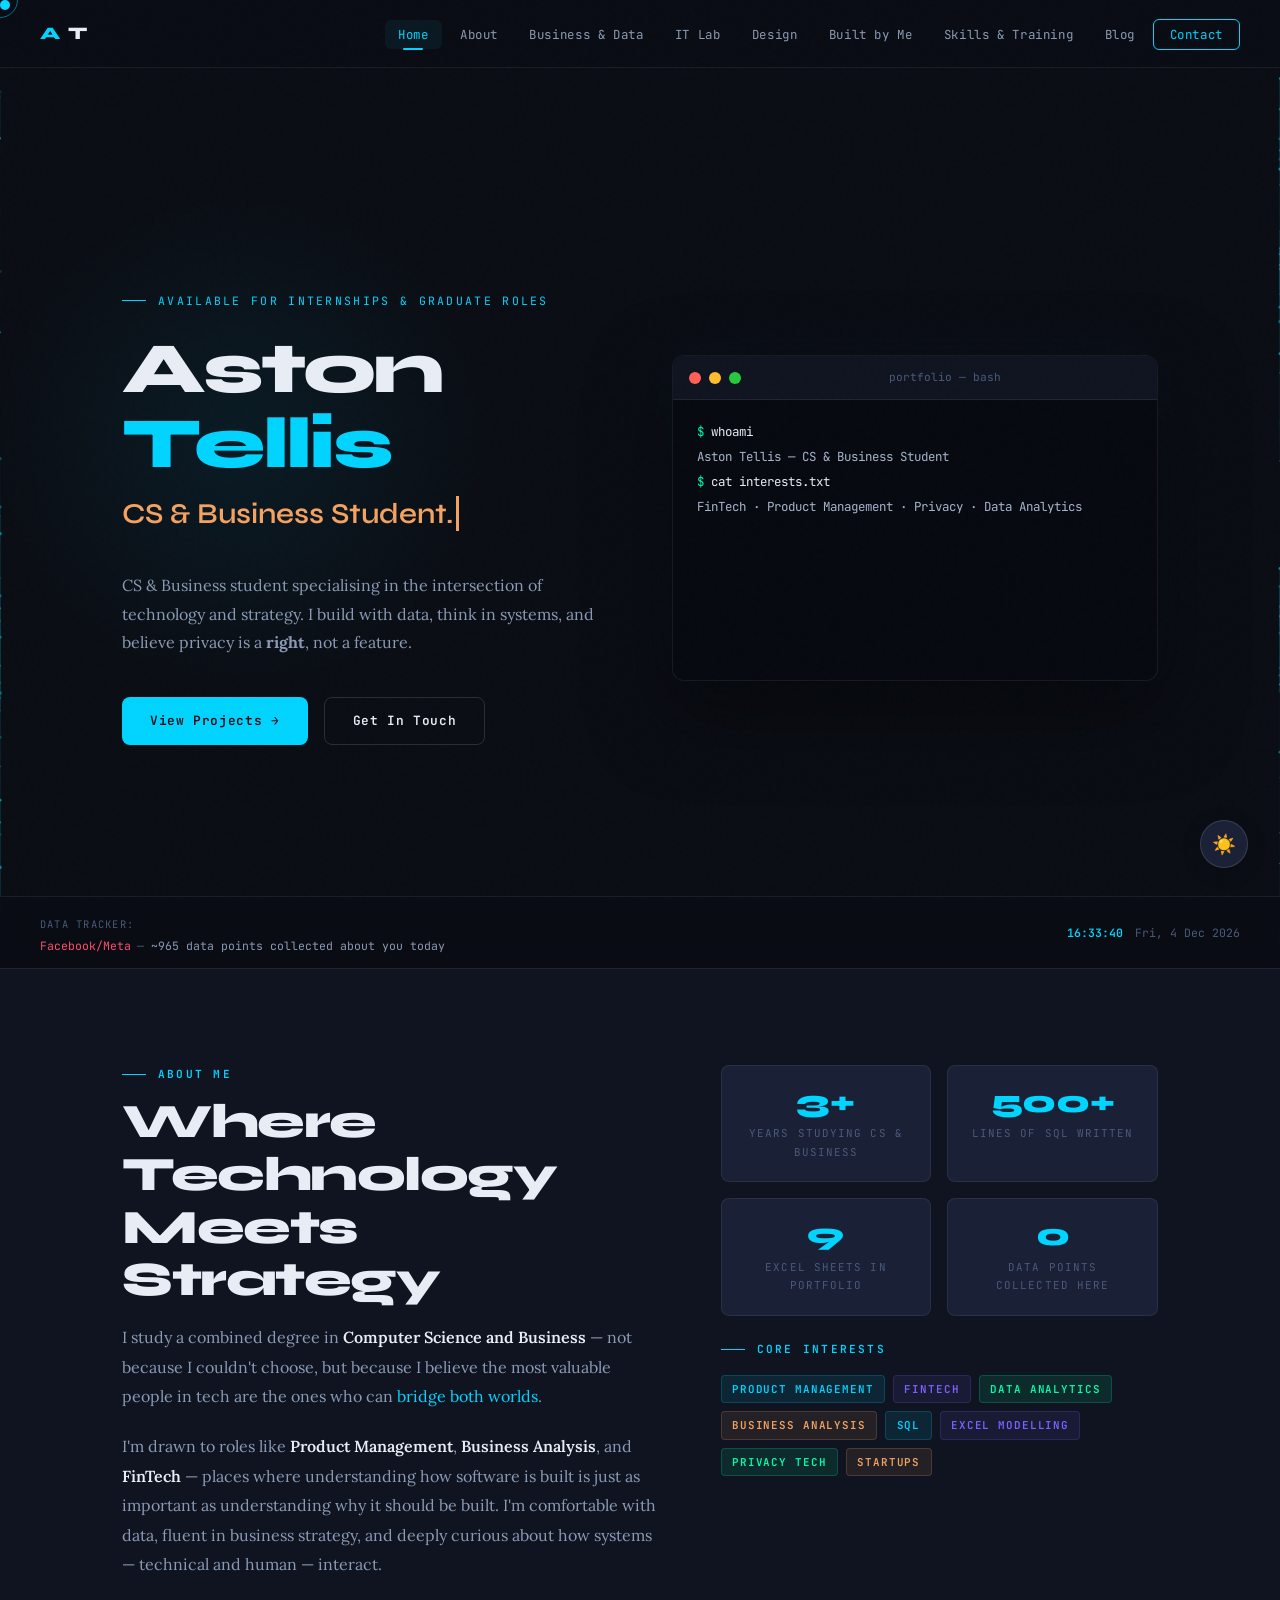
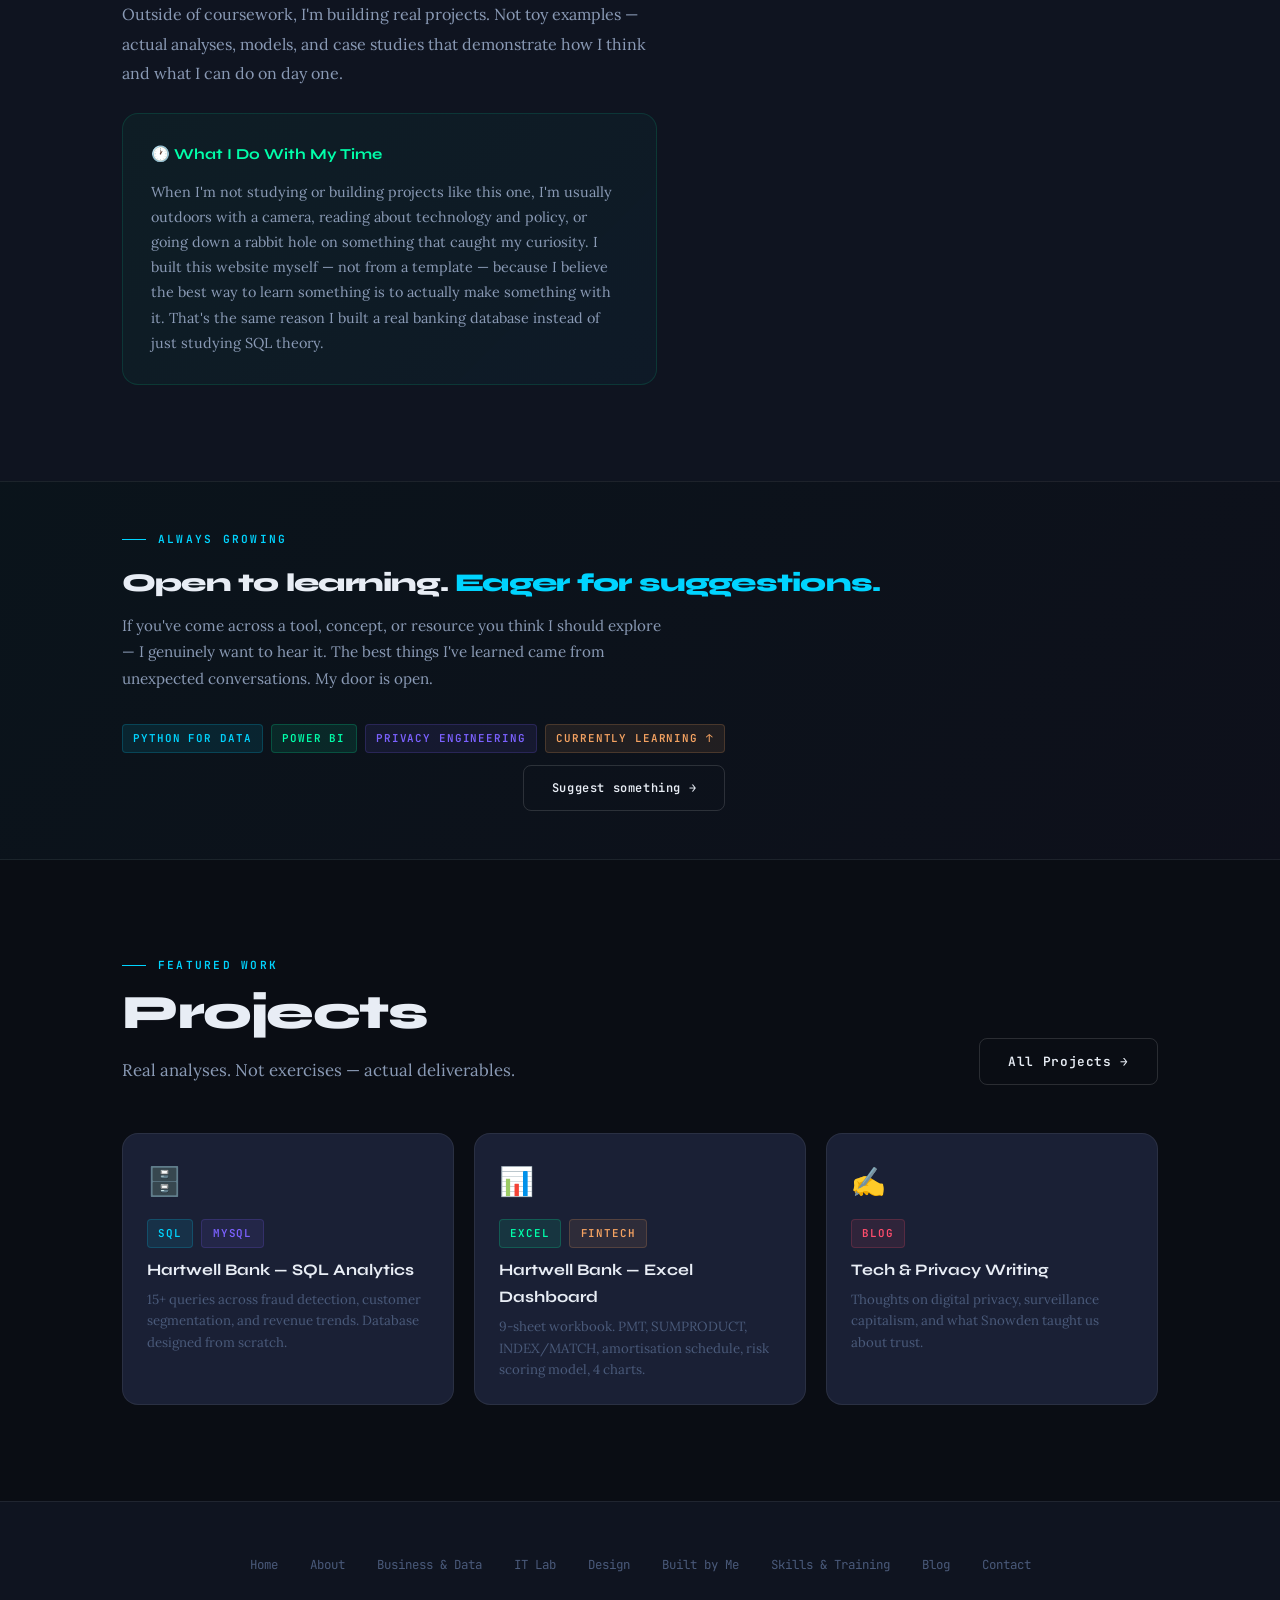
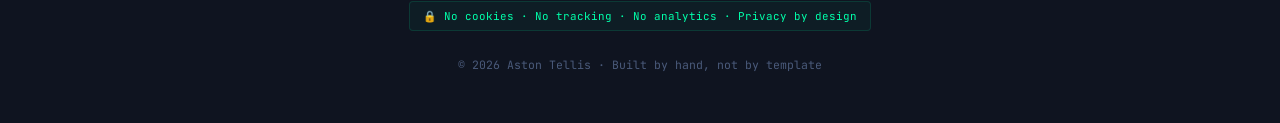
<file: index.html>
<!DOCTYPE html>
<html lang="en">
<head>
  <meta charset="UTF-8" />
  <meta name="viewport" content="width=device-width, initial-scale=1.0" />
  <title>Aston Tellis — Portfolio</title>
  <meta name="description" content="CS & Business portfolio — FinTech, Data Analytics, Product Thinking. Privacy-first." />
  <link rel="stylesheet" href="style.css" />
  <style>
    /* ── Hero ─────────────────────────────────────────────── */
    .hero {
      min-height: 100vh;
      display: flex;
      align-items: center;
      position: relative;
      overflow: hidden;
    }

    #particle-canvas {
      position: absolute;
      inset: 0;
      z-index: 0;
    }

    .hero-inner {
      position: relative;
      z-index: 2;
      width: 100%;
      max-width: 1100px;
      margin: 0 auto;
      padding: 0 2rem;
      display: grid;
      grid-template-columns: 1fr 1fr;
      gap: 4rem;
      align-items: center;
    }

    /* Gradient glow behind text */
    .hero-left::before {
      content: '';
      position: absolute;
      top: -100px; left: -100px;
      width: 500px; height: 500px;
      background: radial-gradient(circle, #00d4ff12 0%, transparent 70%);
      pointer-events: none;
      z-index: -1;
    }

    .hero-eyebrow {
      font-family: var(--font-mono);
      font-size: 0.72rem;
      color: var(--accent);
      letter-spacing: 0.2em;
      text-transform: uppercase;
      margin-bottom: 1.25rem;
      display: flex;
      align-items: center;
      gap: 0.75rem;
      opacity: 0;
      animation: fadeSlideUp 0.6s ease 0.3s forwards;
    }

    .hero-eyebrow::before {
      content: '';
      display: inline-block;
      width: 24px; height: 1px;
      background: var(--accent);
    }

    .hero-name {
      font-family: var(--font-display);
      font-size: clamp(2.8rem, 6vw, 4.5rem);
      font-weight: 800;
      line-height: 1.05;
      letter-spacing: -0.04em;
      color: var(--text);
      margin-bottom: 0.5rem;
      opacity: 0;
      animation: fadeSlideUp 0.6s ease 0.5s forwards;
    }

    .hero-name em {
      font-style: normal;
      color: var(--accent);
      position: relative;
    }

    .hero-typing-row {
      font-family: var(--font-display);
      font-size: clamp(1.2rem, 2.5vw, 1.8rem);
      font-weight: 600;
      color: var(--text2);
      margin-bottom: 2rem;
      min-height: 2.2rem;
      opacity: 0;
      animation: fadeSlideUp 0.6s ease 0.7s forwards;
    }

    #typing-text {
      color: var(--gold);
    }

    .typing-cursor-blink {
      display: inline-block;
      width: 3px; height: 1.2em;
      background: var(--gold);
      margin-left: 3px;
      vertical-align: text-bottom;
      animation: blink 1s step-end infinite;
    }

    .hero-desc {
      color: var(--text2);
      font-size: 1rem;
      line-height: 1.8;
      max-width: 480px;
      margin-bottom: 2.5rem;
      opacity: 0;
      animation: fadeSlideUp 0.6s ease 0.9s forwards;
    }

    .hero-actions {
      display: flex;
      gap: 1rem;
      flex-wrap: wrap;
      opacity: 0;
      animation: fadeSlideUp 0.6s ease 1.1s forwards;
    }

    /* ── Privacy + Clock Strip ─────────────────────────────── */
    .hero-strip {
      position: absolute;
      bottom: 0; left: 0; right: 0;
      z-index: 3;
      display: flex;
      align-items: center;
      justify-content: space-between;
      padding: 0.75rem 2.5rem;
      background: rgba(10, 13, 20, 0.9);
      border-top: 1px solid var(--border);
      backdrop-filter: blur(10px);
    }

    #privacy-ticker {
      font-family: var(--font-mono);
      font-size: 0.72rem;
      color: var(--text3);
      display: flex;
      align-items: center;
      gap: 0.4rem;
    }

    .ticker-label {
      font-family: var(--font-mono);
      font-size: 0.65rem;
      color: var(--text3);
      text-transform: uppercase;
      letter-spacing: 0.12em;
      margin-right: 0.5rem;
    }

    #live-clock {
      font-family: var(--font-mono);
      font-size: 0.72rem;
      color: var(--text3);
      text-align: right;
    }

    .clock-time {
      color: var(--accent);
      font-weight: 600;
      margin-right: 0.75rem;
    }

    .clock-date { color: var(--text3); }

    /* ── Terminal ──────────────────────────────────────────── */
    .hero-right {
      opacity: 0;
      animation: fadeSlideUp 0.8s ease 0.6s forwards;
    }

    .terminal-window {
      background: #060910;
      border: 1px solid var(--border);
      border-radius: 12px;
      overflow: hidden;
      box-shadow: 0 30px 80px #00000080, 0 0 60px #00d4ff0a;
    }

    .terminal-bar {
      background: #0f1420;
      padding: 0.75rem 1rem;
      display: flex;
      align-items: center;
      gap: 0.5rem;
      border-bottom: 1px solid var(--border);
    }

    .t-dot {
      width: 12px; height: 12px;
      border-radius: 50%;
    }
    .t-dot.red    { background: #ff5f56; }
    .t-dot.yellow { background: #ffbd2e; }
    .t-dot.green  { background: #27c93f; }

    .terminal-title {
      font-family: var(--font-mono);
      font-size: 0.7rem;
      color: var(--text3);
      margin-left: auto;
      margin-right: auto;
    }

    #terminal-body {
      padding: 1.25rem 1.5rem;
      font-family: var(--font-mono);
      font-size: 0.78rem;
      line-height: 2;
      min-height: 280px;
      max-height: 340px;
      overflow-y: auto;
      color: #a8b4cc;
    }

    #terminal-body::-webkit-scrollbar { width: 4px; }
    #terminal-body::-webkit-scrollbar-track { background: transparent; }
    #terminal-body::-webkit-scrollbar-thumb { background: var(--border2); border-radius: 2px; }

    .t-prompt { color: var(--accent3); }
    .t-cmd    { color: var(--text); }
    .t-cursor { animation: blink 1s step-end infinite; color: var(--accent); }

    /* ── About Section ─────────────────────────────────────── */
    .about-grid {
      display: grid;
      grid-template-columns: 1.1fr 0.9fr;
      gap: 4rem;
      align-items: start;
    }

    .about-text p {
      color: var(--text2);
      margin-bottom: 1.25rem;
      line-height: 1.85;
    }

    .about-text p strong {
      color: var(--text);
      font-weight: 600;
    }

    .about-text p em {
      color: var(--accent);
      font-style: normal;
    }

    .about-stats {
      display: grid;
      grid-template-columns: 1fr 1fr;
      gap: 1rem;
    }

    .stat-card {
      background: var(--surface);
      border: 1px solid var(--border);
      border-radius: var(--radius);
      padding: 1.25rem;
      text-align: center;
      transition: var(--transition);
    }

    .stat-card:hover {
      border-color: var(--accent);
      box-shadow: var(--glow);
    }

    .stat-number {
      font-family: var(--font-display);
      font-size: 2rem;
      font-weight: 800;
      color: var(--accent);
      line-height: 1;
      margin-bottom: 0.4rem;
    }

    .stat-label {
      font-family: var(--font-mono);
      font-size: 0.68rem;
      color: var(--text3);
      text-transform: uppercase;
      letter-spacing: 0.1em;
    }

    .privacy-card {
      background: linear-gradient(135deg, #00ffaa0a, #00d4ff08);
      border: 1px solid #00ffaa20;
      border-radius: var(--radius2);
      padding: 1.75rem;
      margin-top: 1.5rem;
    }

    .privacy-card h4 {
      font-family: var(--font-display);
      font-weight: 700;
      font-size: 0.95rem;
      color: var(--accent3);
      margin-bottom: 0.75rem;
      display: flex;
      align-items: center;
      gap: 0.5rem;
    }

    .privacy-card p {
      font-size: 0.9rem;
      color: var(--text2);
      line-height: 1.75;
      margin: 0;
    }

    /* ── Quick Projects Preview ────────────────────────────── */
    .projects-preview {
      display: grid;
      grid-template-columns: repeat(3, 1fr);
      gap: 1.25rem;
    }

    .preview-card {
      background: var(--surface);
      border: 1px solid var(--border);
      border-radius: var(--radius2);
      padding: 1.5rem;
      text-decoration: none;
      transition: var(--transition);
      display: block;
      position: relative;
      overflow: hidden;
    }

    .preview-card::after {
      content: '→';
      position: absolute;
      bottom: 1.25rem;
      right: 1.25rem;
      font-family: var(--font-mono);
      font-size: 1rem;
      color: var(--accent);
      opacity: 0;
      transform: translateX(-6px);
      transition: var(--transition);
    }

    .preview-card:hover {
      border-color: var(--accent);
      transform: translateY(-4px);
      box-shadow: 0 20px 60px #00000060, var(--glow);
    }

    .preview-card:hover::after {
      opacity: 1;
      transform: translateX(0);
    }

    .preview-icon {
      font-size: 1.75rem;
      margin-bottom: 0.75rem;
    }

    .preview-title {
      font-family: var(--font-display);
      font-weight: 700;
      font-size: 1rem;
      color: var(--text);
      margin-bottom: 0.4rem;
    }

    .preview-desc {
      font-size: 0.83rem;
      color: var(--text3);
      line-height: 1.6;
    }

    /* ── Animations ─────────────────────────────────────────── */
    @keyframes fadeSlideUp {
      from { opacity: 0; transform: translateY(24px); }
      to   { opacity: 1; transform: translateY(0); }
    }

    @keyframes blink {
      0%, 100% { opacity: 1; }
      50%       { opacity: 0; }
    }

    @media (max-width: 768px) {
      .hero-inner { grid-template-columns: 1fr; gap: 2rem; }
      .hero-right { order: -1; }
      .about-grid { grid-template-columns: 1fr; gap: 2rem; }
      .projects-preview { grid-template-columns: 1fr; }
    }
  </style>
</head>
<body>

  
  <!-- Loading screen -->
  <div class="loading-screen" id="loading-screen">
    <div class="loading-inner">
      <div class="loading-logo">AT</div>
      <div class="loading-bar"><div class="loading-fill"></div></div>
      <div class="loading-text">Loading...</div>
    </div>
  </div>

  <div class="cursor"></div>
  <div class="cursor-ring"></div>

  <!-- ── Navigation ───────────────────────────────────────── -->
  <nav>
    <a class="nav-logo" href="index.html"><span>A</span>T</a>
    <ul class="nav-links">
      <li><a href="index.html" class="active">Home</a></li>
      <li><a href="about.html">About</a></li>
      <li><a href="projects.html">Business &amp; Data</a></li>
      <li><a href="it-projects.html">IT Lab</a></li>
      <li><a href="animations.html">Design</a></li>
      <li><a href="tools.html">Built by Me</a></li>
      <li><a href="skills.html">Skills &amp; Training</a></li>
      <li><a href="blog.html">Blog</a></li>
      <li><a href="contact.html" class="nav-cta">Contact</a></li>
    </ul>
    <button class="nav-hamburger" aria-label="Open navigation menu" aria-expanded="false" aria-controls="nav-drawer">
      <span class="bar"></span>
      <span class="bar"></span>
      <span class="bar"></span>
      <span class="menu-label">Menu</span>
    </button>
  </nav>

  <!-- Mobile nav overlay -->
  <div class="nav-overlay" id="nav-overlay"></div>

  <!-- Mobile nav drawer -->
  <div class="nav-drawer" id="nav-drawer" role="dialog" aria-label="Navigation menu">
    <ul class="drawer-links">
          <li><a href="index.html" class="active">Home</a></li>
          <li><a href="about.html">About</a></li>
          <li><a href="projects.html">Business &amp; Data</a></li>
          <li><a href="it-projects.html">IT Lab</a></li>
          <li><a href="animations.html">Design</a></li>
          <li><a href="tools.html">Built by Me</a></li>
          <li><a href="skills.html">Skills &amp; Training</a></li>
          <li><a href="blog.html">Blog</a></li>
          <li><a href="contact.html" class="drawer-cta">Contact</a></li>
    </ul>
    <div class="drawer-divider"></div>
    <div class="drawer-footer">
      🔒 No cookies · No tracking · Privacy by design
    </div>
  </div>

  <div class="page">

    <!-- ── HERO ─────────────────────────────────────────────── -->
    <section class="hero">
      <canvas id="particle-canvas"></canvas>

      <div class="hero-inner">
        <div class="hero-left">
          <div class="hero-eyebrow">Available for Internships & Graduate Roles</div>

          <h1 class="hero-name">
            Aston<br/><em>Tellis</em>
          </h1>

          <div class="hero-typing-row">
            <span id="typing-text"></span><span class="typing-cursor-blink"></span>
          </div>

          <p class="hero-desc">
            CS &amp; Business student specialising in the intersection of technology
            and strategy. I build with data, think in systems, and believe privacy
            is a <strong>right</strong>, not a feature.
          </p>

          <div class="hero-actions">
            <a href="projects.html" class="btn btn-primary">View Projects →</a>
            <a href="contact.html" class="btn btn-ghost">Get In Touch</a>
          </div>
        </div>

        <!-- Terminal -->
        <div class="hero-right">
          <div class="terminal-window">
            <div class="terminal-bar">
              <div class="t-dot red"></div>
              <div class="t-dot yellow"></div>
              <div class="t-dot green"></div>
              <span class="terminal-title">portfolio — bash</span>
            </div>
            <div id="terminal-body"></div>
          </div>
        </div>
      </div>

      <!-- Bottom strip: privacy ticker + clock -->
      <div class="hero-strip">
        <div>
          <span class="ticker-label">Data Tracker:</span>
          <span id="privacy-ticker">Loading...</span>
        </div>
        <div id="live-clock"></div>
      </div>
    </section>

    <!-- ── ABOUT ─────────────────────────────────────────────── -->
    <section style="background: var(--bg2); border-top: 1px solid var(--border);">
      <div class="container">
        <div class="about-grid">
          <div class="about-text fade-up">
            <div class="section-label">About Me</div>
            <h2 class="section-title">Where Technology<br/>Meets Strategy</h2>

            <p>
              I study a combined degree in <strong>Computer Science and Business</strong> —
              not because I couldn't choose, but because I believe the most valuable people
              in tech are the ones who can <em>bridge both worlds</em>.
            </p>
            <p>
              I'm drawn to roles like <strong>Product Management</strong>,
              <strong>Business Analysis</strong>, and <strong>FinTech</strong> — places
              where understanding how software is built is just as important as understanding
              why it should be built. I'm comfortable with data, fluent in business strategy,
              and deeply curious about how systems — technical and human — interact.
            </p>
            <p>
              Outside of coursework, I'm building real projects. Not toy examples —
              actual analyses, models, and case studies that demonstrate how I think
              and what I can do on day one.
            </p>

            <div class="privacy-card">
              <h4>🕐 What I Do With My Time</h4>
              <p>
                When I'm not studying or building projects like this one, I'm usually outdoors
                with a camera, reading about technology and policy, or going down a rabbit hole
                on something that caught my curiosity. I built this website myself — not from
                a template — because I believe the best way to learn something is to actually
                make something with it. That's the same reason I built a real banking database
                instead of just studying SQL theory.
              </p>
            </div>
          </div>

          <div class="fade-up" style="transition-delay:0.2s">
            <div class="about-stats">
              <div class="stat-card">
                <div class="stat-number">3+</div>
                <div class="stat-label">Years Studying CS & Business</div>
              </div>
              <div class="stat-card">
                <div class="stat-number">500+</div>
                <div class="stat-label">Lines of SQL Written</div>
              </div>
              <div class="stat-card">
                <div class="stat-number">9</div>
                <div class="stat-label">Excel Sheets in Portfolio</div>
              </div>
              <div class="stat-card">
                <div class="stat-number">0</div>
                <div class="stat-label">Data Points Collected Here</div>
              </div>
            </div>

            <div style="margin-top:1.5rem">
              <div class="section-label" style="margin-bottom:1rem">Core Interests</div>
              <div style="display:flex;flex-wrap:wrap;gap:0.5rem">
                <span class="tag tag-blue">Product Management</span>
                <span class="tag tag-purple">FinTech</span>
                <span class="tag tag-green">Data Analytics</span>
                <span class="tag tag-gold">Business Analysis</span>
                <span class="tag tag-blue">SQL</span>
                <span class="tag tag-purple">Excel Modelling</span>
                <span class="tag tag-green">Privacy Tech</span>
                <span class="tag tag-gold">Startups</span>
              </div>
            </div>
          </div>
        </div>
      </div>
    </section>


    <!-- ── Eager to Learn Strip ──────────────────────────────── -->
    <section style="background:linear-gradient(135deg,#00d4ff08,#7b61ff08);border-top:1px solid var(--border);border-bottom:1px solid var(--border);padding:3rem 0">
      <div class="container">
        <div style="display:flex;align-items:center;justify-content:space-between;flex-wrap:wrap;gap:2rem" class="fade-up">
          <div>
            <div class="section-label">Always Growing</div>
            <h2 style="font-family:var(--font-display);font-size:1.6rem;font-weight:800;letter-spacing:-0.03em;color:var(--text);margin-bottom:0.5rem">
              Open to learning. <span style="color:var(--accent)">Eager for suggestions.</span>
            </h2>
            <p style="color:var(--text2);max-width:540px;line-height:1.75;font-size:0.95rem">
              If you've come across a tool, concept, or resource you think I should explore —
              I genuinely want to hear it. The best things I've learned came from unexpected
              conversations. My door is open.
            </p>
          </div>
          <div style="display:flex;flex-direction:column;gap:0.75rem;align-items:flex-end">
            <div style="display:flex;flex-wrap:wrap;gap:0.5rem;justify-content:flex-end">
              <span class="tag tag-blue">Python for Data</span>
              <span class="tag tag-green">Power BI</span>
              <span class="tag tag-purple">Privacy Engineering</span>
              <span class="tag tag-gold">Currently Learning ↑</span>
            </div>
            <a href="contact.html" class="btn btn-ghost" style="font-size:0.75rem">Suggest something → </a>
          </div>
        </div>
      </div>
    </section>

    <!-- ── PROJECTS PREVIEW ──────────────────────────────────── -->
    <section>
      <div class="container">
        <div style="display:flex;justify-content:space-between;align-items:flex-end;margin-bottom:3rem" class="fade-up">
          <div>
            <div class="section-label">Featured Work</div>
            <h2 class="section-title">Projects</h2>
            <p class="section-subtitle">Real analyses. Not exercises — actual deliverables.</p>
          </div>
          <a href="projects.html" class="btn btn-ghost">All Projects →</a>
        </div>

        <div class="projects-preview fade-up">
          <a href="projects.html#sql" class="preview-card">
            <div class="preview-icon">🗄️</div>
            <div style="margin-bottom:0.5rem">
              <span class="tag tag-blue">SQL</span>
              <span class="tag tag-purple" style="margin-left:0.25rem">MySQL</span>
            </div>
            <div class="preview-title">Hartwell Bank — SQL Analytics</div>
            <p class="preview-desc">
              15+ queries across fraud detection, customer segmentation, and revenue trends.
              Database designed from scratch.
            </p>
          </a>

          <a href="projects.html#excel" class="preview-card">
            <div class="preview-icon">📊</div>
            <div style="margin-bottom:0.5rem">
              <span class="tag tag-green">Excel</span>
              <span class="tag tag-gold" style="margin-left:0.25rem">FinTech</span>
            </div>
            <div class="preview-title">Hartwell Bank — Excel Dashboard</div>
            <p class="preview-desc">
              9-sheet workbook. PMT, SUMPRODUCT, INDEX/MATCH, amortisation schedule,
              risk scoring model, 4 charts.
            </p>
          </a>

          <a href="blog.html" class="preview-card">
            <div class="preview-icon">✍️</div>
            <div style="margin-bottom:0.5rem">
              <span class="tag tag-red">Blog</span>
            </div>
            <div class="preview-title">Tech & Privacy Writing</div>
            <p class="preview-desc">
              Thoughts on digital privacy, surveillance capitalism, and what Snowden
              taught us about trust.
            </p>
          </a>
        </div>
      </div>
    </section>

  </div><!-- end .page -->

  <!-- ── Footer ───────────────────────────────────────────────── -->
  <footer>
    <div class="footer-inner">
      <ul class="footer-links">
        <li><a href="index.html">Home</a></li>
        <li><a href="about.html">About</a></li>
        <li><a href="projects.html">Business &amp; Data</a></li>
        <li><a href="it-projects.html">IT Lab</a></li>
        <li><a href="animations.html">Design</a></li>
        <li><a href="tools.html">Built by Me</a></li>
        <li><a href="skills.html">Skills &amp; Training</a></li>
        <li><a href="blog.html">Blog</a></li>
        <li><a href="contact.html">Contact</a></li>
      </ul>
      <div class="privacy-badge">🔒 No cookies · No tracking · No analytics · Privacy by design</div>
      <p class="footer-copy">© 2026 Aston Tellis · Built by hand, not by template</p>
    </div>
  </footer>

  <script src="script.js"></script>
</body>
</html>
</file>
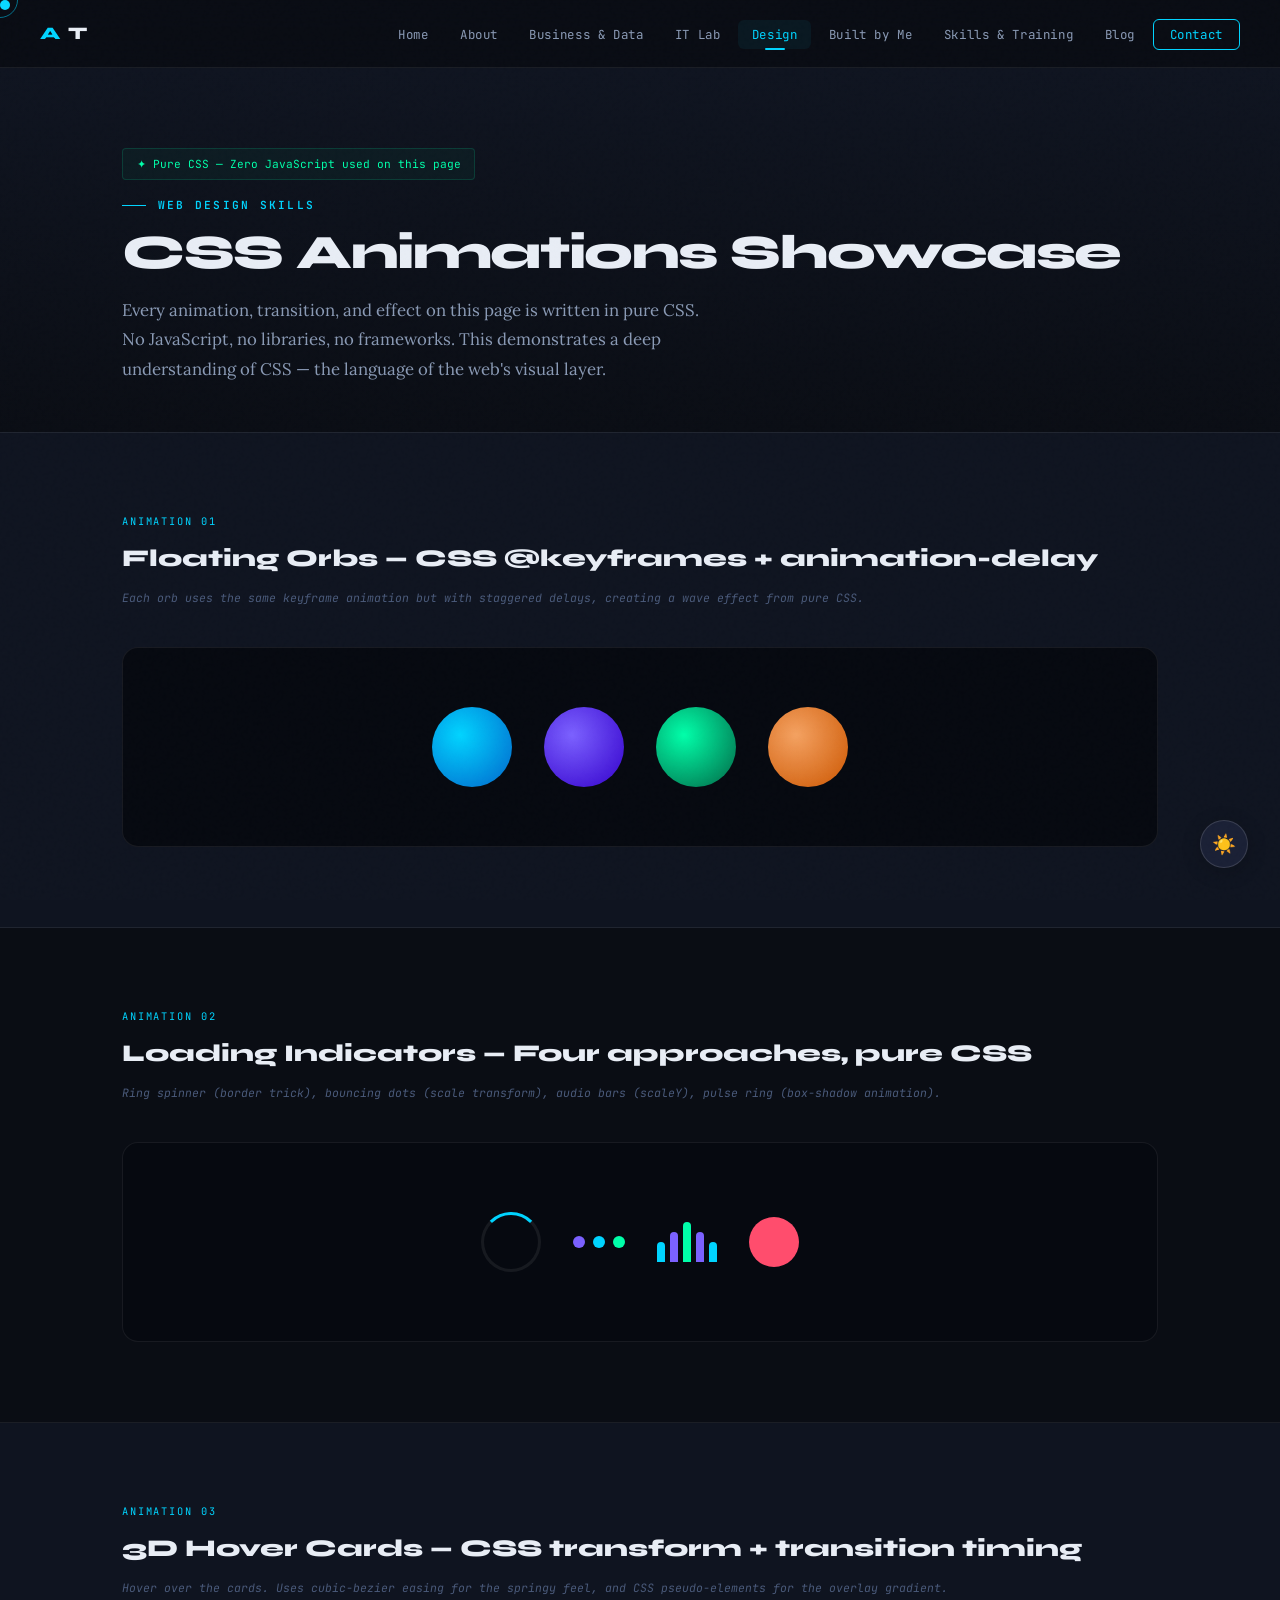
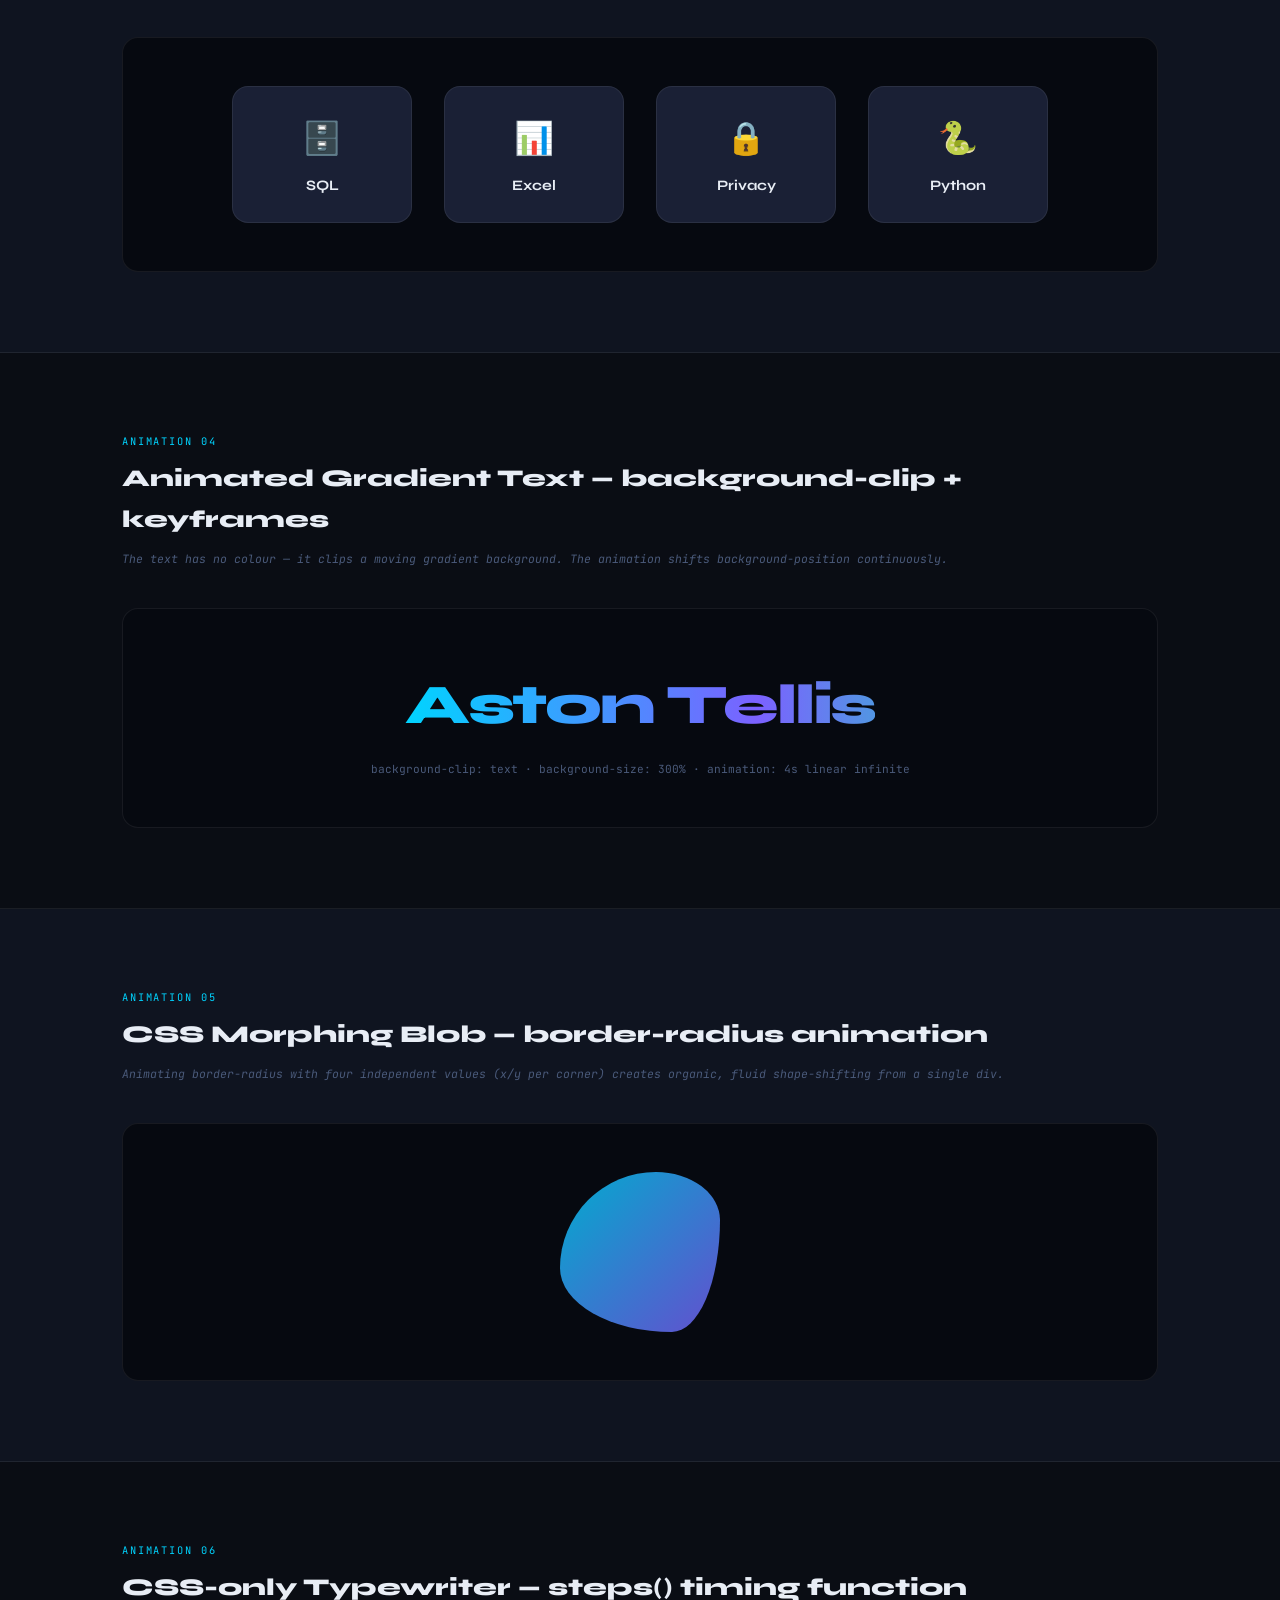
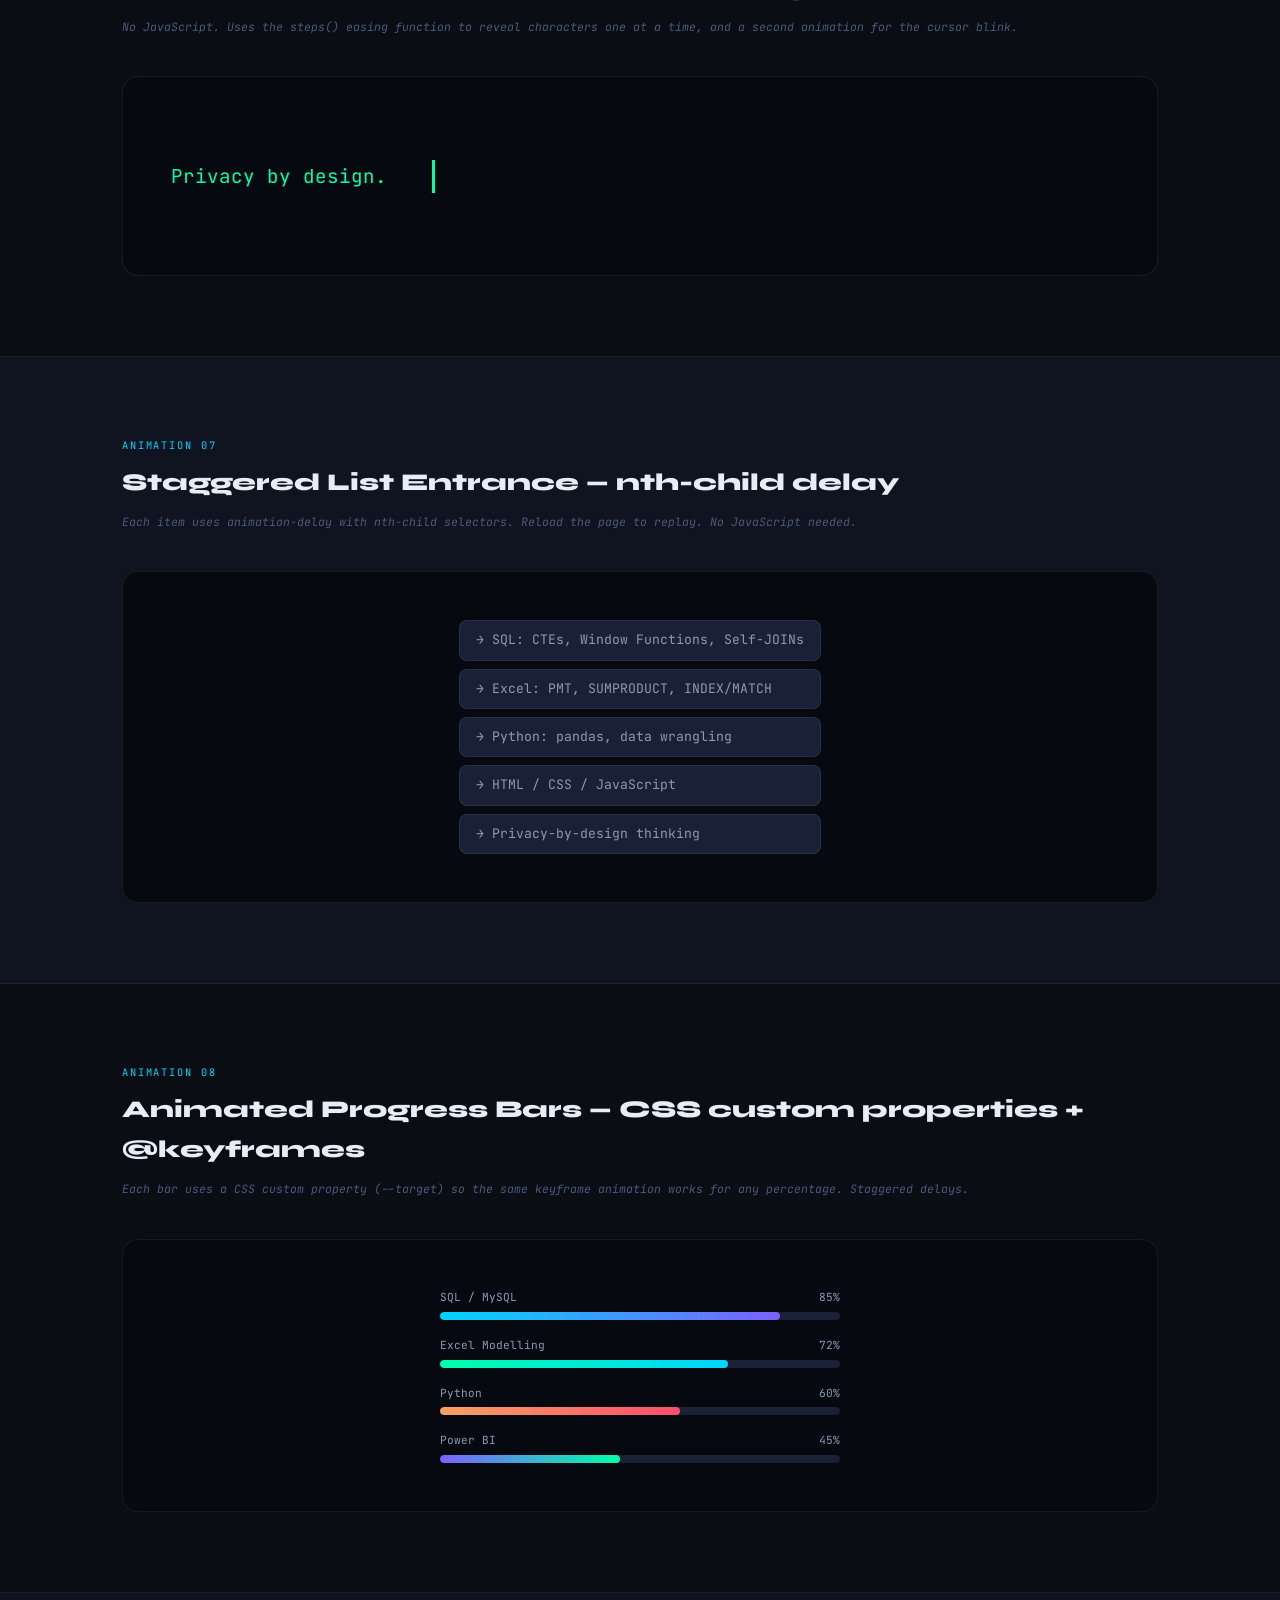
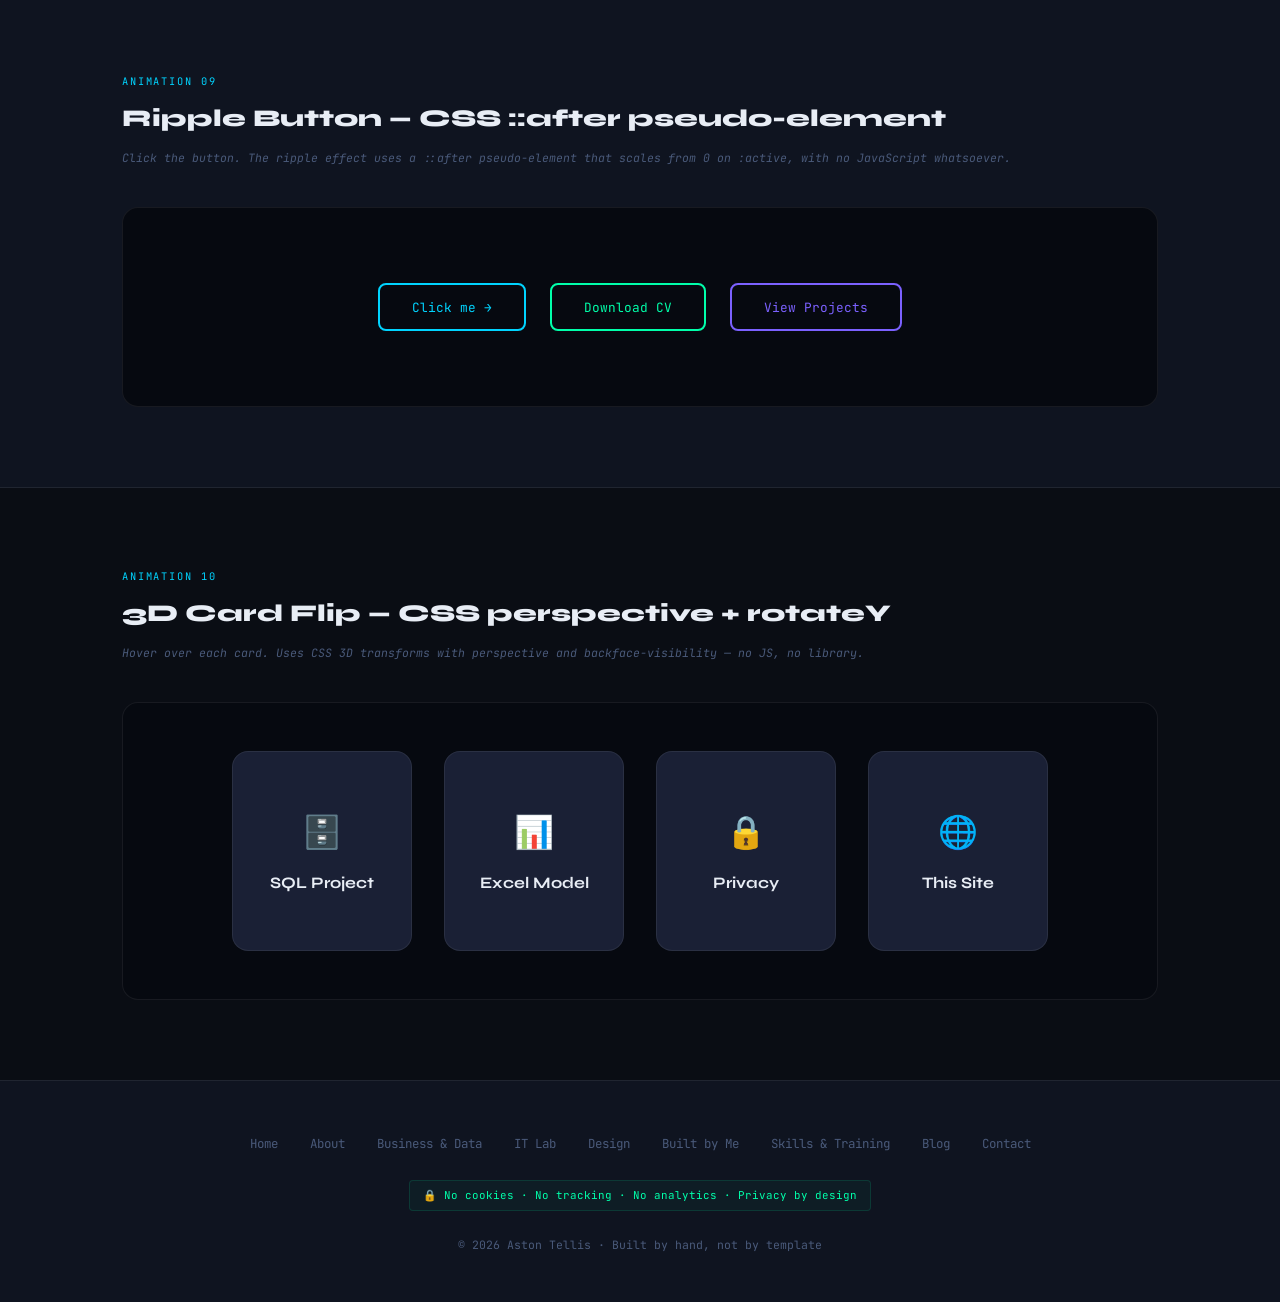
<file: animations.html>
<!DOCTYPE html>
<html lang="en">
<head>
  <meta charset="UTF-8"/>
  <meta name="viewport" content="width=device-width, initial-scale=1.0"/>
  <title>Design & Animations — Aston Tellis</title>
  <link rel="stylesheet" href="style.css"/>
  <style>
    /* ═══════════════════════════════════════════════════════════
       ALL ANIMATIONS ON THIS PAGE ARE PURE CSS — NO JAVASCRIPT
       This page exists to demonstrate CSS mastery independently
       ═══════════════════════════════════════════════════════════ */

    .page-hero {
      padding: 5rem 0 3rem;
      background: linear-gradient(180deg, var(--bg2) 0%, var(--bg) 100%);
      border-bottom: 1px solid var(--border);
    }

    .css-only-badge {
      display: inline-flex;
      align-items: center;
      gap: 0.5rem;
      font-family: var(--font-mono);
      font-size: 0.7rem;
      color: var(--accent3);
      background: #00ffaa0a;
      border: 1px solid #00ffaa25;
      padding: 0.35rem 0.85rem;
      border-radius: 4px;
      margin-bottom: 1rem;
    }

    .anim-section {
      padding: 5rem 0;
      border-bottom: 1px solid var(--border);
    }

    .anim-section:nth-child(even) { background: var(--bg2); }

    .anim-label {
      font-family: var(--font-mono);
      font-size: 0.65rem;
      color: var(--accent);
      text-transform: uppercase;
      letter-spacing: 0.18em;
      margin-bottom: 0.5rem;
    }

    .anim-title {
      font-family: var(--font-display);
      font-size: 1.5rem;
      font-weight: 800;
      color: var(--text);
      margin-bottom: 0.5rem;
    }

    .anim-desc {
      font-family: var(--font-mono);
      font-size: 0.72rem;
      color: var(--text3);
      margin-bottom: 2.5rem;
      font-style: italic;
    }

    .demo-area {
      background: #060910;
      border: 1px solid var(--border);
      border-radius: var(--radius2);
      padding: 3rem 2rem;
      display: flex;
      align-items: center;
      justify-content: center;
      flex-wrap: wrap;
      gap: 2rem;
      min-height: 200px;
      position: relative;
      overflow: hidden;
    }

    /* ── 1. Floating Orbs ────────────────────────────────────── */
    .orb {
      width: 80px; height: 80px;
      border-radius: 50%;
      animation: float 3s ease-in-out infinite;
    }

    .orb-1 { background: radial-gradient(circle at 35% 35%, #00d4ff, #0066cc); animation-delay: 0s; }
    .orb-2 { background: radial-gradient(circle at 35% 35%, #7b61ff, #3300cc); animation-delay: 0.6s; }
    .orb-3 { background: radial-gradient(circle at 35% 35%, #00ffaa, #006644); animation-delay: 1.2s; }
    .orb-4 { background: radial-gradient(circle at 35% 35%, #f4a261, #cc5500); animation-delay: 1.8s; }

    @keyframes float {
      0%, 100% { transform: translateY(0) scale(1); box-shadow: 0 10px 30px #00000060; }
      50% { transform: translateY(-20px) scale(1.05); box-shadow: 0 30px 60px #00000080; }
    }

    /* ── 2. CSS Spinner Collection ───────────────────────────── */
    .spinner-ring {
      width: 60px; height: 60px;
      border: 3px solid var(--border);
      border-top-color: var(--accent);
      border-radius: 50%;
      animation: spin 1s linear infinite;
    }

    .spinner-dots {
      display: flex;
      gap: 8px;
      align-items: center;
    }

    .spinner-dots span {
      width: 12px; height: 12px;
      background: var(--accent2);
      border-radius: 50%;
      animation: dot-bounce 1.4s ease-in-out infinite;
    }

    .spinner-dots span:nth-child(2) { animation-delay: 0.2s; background: var(--accent); }
    .spinner-dots span:nth-child(3) { animation-delay: 0.4s; background: var(--accent3); }

    .spinner-bars {
      display: flex;
      gap: 5px;
      align-items: flex-end;
      height: 40px;
    }

    .spinner-bars span {
      width: 8px;
      background: var(--accent);
      border-radius: 4px 4px 0 0;
      animation: bar-wave 1.2s ease-in-out infinite;
    }

    .spinner-bars span:nth-child(1) { animation-delay: 0s; height: 20px; }
    .spinner-bars span:nth-child(2) { animation-delay: 0.1s; height: 30px; background: var(--accent2); }
    .spinner-bars span:nth-child(3) { animation-delay: 0.2s; height: 40px; background: var(--accent3); }
    .spinner-bars span:nth-child(4) { animation-delay: 0.3s; height: 30px; background: var(--accent2); }
    .spinner-bars span:nth-child(5) { animation-delay: 0.4s; height: 20px; }

    .spinner-pulse {
      width: 50px; height: 50px;
      background: var(--red);
      border-radius: 50%;
      animation: pulse-ring 1.5s ease-out infinite;
    }

    @keyframes spin { to { transform: rotate(360deg); } }
    @keyframes dot-bounce {
      0%, 80%, 100% { transform: scale(0.8); opacity: 0.5; }
      40% { transform: scale(1.2); opacity: 1; }
    }
    @keyframes bar-wave {
      0%, 100% { transform: scaleY(0.5); opacity: 0.6; }
      50% { transform: scaleY(1); opacity: 1; }
    }
    @keyframes pulse-ring {
      0% { transform: scale(0.9); box-shadow: 0 0 0 0 rgba(255,77,109,0.6); }
      70% { transform: scale(1); box-shadow: 0 0 0 20px rgba(255,77,109,0); }
      100% { transform: scale(0.9); box-shadow: 0 0 0 0 rgba(255,77,109,0); }
    }

    /* ── 3. CSS-only Hover Cards ─────────────────────────────── */
    .hover-card-demo {
      width: 180px;
      background: var(--surface);
      border: 1px solid var(--border);
      border-radius: var(--radius2);
      padding: 1.5rem;
      text-align: center;
      transition: all 0.4s cubic-bezier(0.175, 0.885, 0.32, 1.275);
      cursor: none;
      position: relative;
      overflow: hidden;
    }

    .hover-card-demo::before {
      content: '';
      position: absolute;
      inset: 0;
      background: linear-gradient(135deg, var(--accent)15, var(--accent2)15);
      opacity: 0;
      transition: opacity 0.3s ease;
    }

    .hover-card-demo:hover {
      transform: translateY(-12px) scale(1.03) rotate(-1deg);
      border-color: var(--accent);
      box-shadow: 0 25px 50px #00000080, 0 0 60px #00d4ff20;
    }

    .hover-card-demo:hover::before { opacity: 1; }

    .hover-card-demo .hc-icon { font-size: 2rem; margin-bottom: 0.5rem; position: relative; }
    .hover-card-demo .hc-title { font-family: var(--font-display); font-weight: 700; color: var(--text); font-size: 0.9rem; position: relative; }

    /* ── 4. Gradient Text Animation ──────────────────────────── */
    .gradient-text-demo {
      font-family: var(--font-display);
      font-size: 3.5rem;
      font-weight: 800;
      letter-spacing: -0.04em;
      background: linear-gradient(90deg, #00d4ff, #7b61ff, #00ffaa, #f4a261, #00d4ff);
      background-size: 300% 100%;
      -webkit-background-clip: text;
      -webkit-text-fill-color: transparent;
      background-clip: text;
      animation: gradient-shift 4s linear infinite;
    }

    @keyframes gradient-shift {
      0% { background-position: 0% 50%; }
      100% { background-position: 300% 50%; }
    }

    /* ── 5. CSS Morphing Blob ────────────────────────────────── */
    .blob {
      width: 160px;
      height: 160px;
      background: linear-gradient(135deg, #00d4ff, #7b61ff);
      border-radius: 60% 40% 30% 70% / 60% 30% 70% 40%;
      animation: morph 6s ease-in-out infinite;
      opacity: 0.8;
    }

    @keyframes morph {
      0%, 100% { border-radius: 60% 40% 30% 70% / 60% 30% 70% 40%; }
      25%       { border-radius: 30% 60% 70% 40% / 50% 60% 30% 60%; }
      50%       { border-radius: 40% 60% 30% 70% / 40% 40% 60% 50%; }
      75%       { border-radius: 70% 30% 60% 40% / 30% 70% 40% 60%; }
    }

    /* ── 6. CSS Typewriter (no JS) ───────────────────────────── */
    .typewriter-css {
      font-family: var(--font-mono);
      font-size: 1.2rem;
      color: var(--accent3);
      border-right: 3px solid var(--accent3);
      white-space: nowrap;
      overflow: hidden;
      width: 0;
      animation: type-out 3s steps(30, end) 0.5s forwards,
                 blink-cursor 0.75s step-end infinite;
    }

    @keyframes type-out {
      from { width: 0; }
      to   { width: 22ch; }
    }

    @keyframes blink-cursor {
      0%, 100% { border-color: var(--accent3); }
      50%       { border-color: transparent; }
    }

    /* ── 7. Staggered List Animation ─────────────────────────── */
    .stagger-list {
      list-style: none;
      display: flex;
      flex-direction: column;
      gap: 0.5rem;
      text-align: left;
    }

    .stagger-list li {
      font-family: var(--font-mono);
      font-size: 0.82rem;
      color: var(--text2);
      padding: 0.5rem 1rem;
      background: var(--surface);
      border: 1px solid var(--border);
      border-radius: var(--radius);
      opacity: 0;
      transform: translateX(-20px);
      animation: slide-in 0.4s ease forwards;
    }

    .stagger-list li:nth-child(1) { animation-delay: 0.1s; }
    .stagger-list li:nth-child(2) { animation-delay: 0.3s; }
    .stagger-list li:nth-child(3) { animation-delay: 0.5s; }
    .stagger-list li:nth-child(4) { animation-delay: 0.7s; }
    .stagger-list li:nth-child(5) { animation-delay: 0.9s; }

    @keyframes slide-in {
      to { opacity: 1; transform: translateX(0); }
    }

    /* ── 8. CSS Progress Bars ────────────────────────────────── */
    .progress-demo { width: 100%; max-width: 400px; display: flex; flex-direction: column; gap: 1rem; }

    .prog-row { display: flex; flex-direction: column; gap: 0.3rem; }

    .prog-label {
      font-family: var(--font-mono);
      font-size: 0.7rem;
      color: var(--text2);
      display: flex;
      justify-content: space-between;
    }

    .prog-track {
      height: 8px;
      background: var(--surface);
      border-radius: 4px;
      overflow: hidden;
    }

    .prog-fill {
      height: 100%;
      border-radius: 4px;
      animation: fill-bar 2s cubic-bezier(0.4, 0, 0.2, 1) forwards;
      width: 0;
    }

    .prog-fill-1 { background: linear-gradient(90deg, #00d4ff, #7b61ff); animation-delay: 0.2s; --target: 85%; }
    .prog-fill-2 { background: linear-gradient(90deg, #00ffaa, #00d4ff); animation-delay: 0.4s; --target: 72%; }
    .prog-fill-3 { background: linear-gradient(90deg, #f4a261, #ff4d6d); animation-delay: 0.6s; --target: 60%; }
    .prog-fill-4 { background: linear-gradient(90deg, #7b61ff, #00ffaa); animation-delay: 0.8s; --target: 45%; }

    @keyframes fill-bar {
      to { width: var(--target); }
    }

    /* ── 9. Ripple Button (CSS only) ─────────────────────────── */
    .ripple-btn {
      position: relative;
      overflow: hidden;
      padding: 0.85rem 2rem;
      background: transparent;
      border: 2px solid var(--accent);
      color: var(--accent);
      font-family: var(--font-mono);
      font-size: 0.8rem;
      border-radius: var(--radius);
      cursor: none;
      transition: color 0.3s ease, background 0.3s ease;
    }

    .ripple-btn:hover {
      background: var(--accent);
      color: var(--bg);
    }

    .ripple-btn::after {
      content: '';
      position: absolute;
      inset: 50% 50%;
      background: rgba(255,255,255,0.3);
      border-radius: 50%;
      transform: translate(-50%, -50%) scale(0);
      transition: transform 0.6s ease, opacity 0.6s ease;
      opacity: 0;
    }

    .ripple-btn:active::after {
      transform: translate(-50%, -50%) scale(4);
      opacity: 0;
      transition: 0s;
    }

    /* ── 10. CSS 3D Card Flip ────────────────────────────────── */
    .flip-container {
      width: 180px; height: 200px;
      perspective: 1000px;
      cursor: none;
    }

    .flip-card {
      width: 100%; height: 100%;
      position: relative;
      transform-style: preserve-3d;
      transition: transform 0.7s cubic-bezier(0.4, 0, 0.2, 1);
    }

    .flip-container:hover .flip-card { transform: rotateY(180deg); }

    .flip-front, .flip-back {
      position: absolute;
      inset: 0;
      backface-visibility: hidden;
      border-radius: var(--radius2);
      display: flex;
      flex-direction: column;
      align-items: center;
      justify-content: center;
      gap: 0.5rem;
      font-family: var(--font-display);
      font-weight: 700;
      padding: 1rem;
      text-align: center;
    }

    .flip-front {
      background: var(--surface);
      border: 1px solid var(--border);
      color: var(--text);
    }

    .flip-back {
      background: linear-gradient(135deg, #00d4ff22, #7b61ff22);
      border: 1px solid var(--accent);
      color: var(--accent);
      transform: rotateY(180deg);
    }

    .flip-front .f-icon { font-size: 2rem; }
    .flip-back .f-text { font-size: 0.8rem; color: var(--text2); font-family: var(--font-mono); font-weight: 400; margin-top: 0.25rem; line-height: 1.5; }

    /* ── Code View toggle ────────────────────────────────────── */
    .code-toggle {
      margin-top: 1.5rem;
      text-align: right;
    }

    .code-toggle input[type="checkbox"] { display: none; }

    .code-toggle label {
      font-family: var(--font-mono);
      font-size: 0.72rem;
      color: var(--text3);
      cursor: none;
      transition: color var(--transition);
      user-select: none;
    }

    .code-toggle label:hover { color: var(--accent); }

    .code-snippet {
      display: none;
      margin-top: 1rem;
    }

    .code-toggle input:checked ~ .code-snippet { display: block; }

    @media (max-width: 768px) {
      .demo-area { padding: 2rem 1rem; }
      .gradient-text-demo { font-size: 2rem; }
    }
  </style>
</head>
<body>

  <div class="cursor"></div>
  <div class="cursor-ring"></div>

  <div class="loading-screen" id="loading-screen">
    <div class="loading-inner">
      <div class="loading-logo">AT</div>
      <div class="loading-bar"><div class="loading-fill"></div></div>
      <div class="loading-text">Loading...</div>
    </div>
  </div>

  <nav>
    <a class="nav-logo" href="index.html"><span>A</span>T</a>
    <ul class="nav-links">
      <li><a href="index.html">Home</a></li>
      <li><a href="about.html">About</a></li>
      <li><a href="projects.html">Business &amp; Data</a></li>
      <li><a href="it-projects.html">IT Lab</a></li>
      <li><a href="animations.html" class="active">Design</a></li>
      <li><a href="tools.html">Built by Me</a></li>
      <li><a href="skills.html">Skills &amp; Training</a></li>
      <li><a href="blog.html">Blog</a></li>
      <li><a href="contact.html" class="nav-cta">Contact</a></li>
    </ul>
    <button class="nav-hamburger" aria-label="Open navigation menu" aria-expanded="false" aria-controls="nav-drawer">
      <span class="bar"></span>
      <span class="bar"></span>
      <span class="bar"></span>
      <span class="menu-label">Menu</span>
    </button>
  </nav>

  <!-- Mobile nav overlay -->
  <div class="nav-overlay" id="nav-overlay"></div>

  <!-- Mobile nav drawer -->
  <div class="nav-drawer" id="nav-drawer" role="dialog" aria-label="Navigation menu">
    <ul class="drawer-links">
          <li><a href="index.html">Home</a></li>
          <li><a href="about.html">About</a></li>
          <li><a href="projects.html">Business &amp; Data</a></li>
          <li><a href="it-projects.html">IT Lab</a></li>
          <li><a href="animations.html" class="active">Design</a></li>
          <li><a href="tools.html">Built by Me</a></li>
          <li><a href="skills.html">Skills &amp; Training</a></li>
          <li><a href="blog.html">Blog</a></li>
          <li><a href="contact.html" class="drawer-cta">Contact</a></li>
    </ul>
    <div class="drawer-divider"></div>
    <div class="drawer-footer">
      🔒 No cookies · No tracking · Privacy by design
    </div>
  </div>

  <div class="page">
    <div class="page-hero">
      <div class="container fade-up">
        <div class="css-only-badge">✦ Pure CSS — Zero JavaScript used on this page</div>
        <div class="section-label">Web Design Skills</div>
        <h1 class="section-title">CSS Animations Showcase</h1>
        <p class="section-subtitle">
          Every animation, transition, and effect on this page is written in pure CSS.
          No JavaScript, no libraries, no frameworks. This demonstrates a deep understanding
          of CSS — the language of the web's visual layer.
        </p>
      </div>
    </div>

    <!-- 1. Floating Orbs -->
    <section class="anim-section">
      <div class="container">
        <div class="anim-label">Animation 01</div>
        <div class="anim-title">Floating Orbs — CSS @keyframes + animation-delay</div>
        <div class="anim-desc">Each orb uses the same keyframe animation but with staggered delays, creating a wave effect from pure CSS.</div>
        <div class="demo-area">
          <div class="orb orb-1"></div>
          <div class="orb orb-2"></div>
          <div class="orb orb-3"></div>
          <div class="orb orb-4"></div>
        </div>
      </div>
    </section>

    <!-- 2. Spinners -->
    <section class="anim-section">
      <div class="container">
        <div class="anim-label">Animation 02</div>
        <div class="anim-title">Loading Indicators — Four approaches, pure CSS</div>
        <div class="anim-desc">Ring spinner (border trick), bouncing dots (scale transform), audio bars (scaleY), pulse ring (box-shadow animation).</div>
        <div class="demo-area">
          <div class="spinner-ring"></div>
          <div class="spinner-dots">
            <span></span><span></span><span></span>
          </div>
          <div class="spinner-bars">
            <span></span><span></span><span></span><span></span><span></span>
          </div>
          <div class="spinner-pulse"></div>
        </div>
      </div>
    </section>

    <!-- 3. Hover Cards -->
    <section class="anim-section">
      <div class="container">
        <div class="anim-label">Animation 03</div>
        <div class="anim-title">3D Hover Cards — CSS transform + transition timing</div>
        <div class="anim-desc">Hover over the cards. Uses cubic-bezier easing for the springy feel, and CSS pseudo-elements for the overlay gradient.</div>
        <div class="demo-area">
          <div class="hover-card-demo"><div class="hc-icon">🗄️</div><div class="hc-title">SQL</div></div>
          <div class="hover-card-demo"><div class="hc-icon">📊</div><div class="hc-title">Excel</div></div>
          <div class="hover-card-demo"><div class="hc-icon">🔒</div><div class="hc-title">Privacy</div></div>
          <div class="hover-card-demo"><div class="hc-icon">🐍</div><div class="hc-title">Python</div></div>
        </div>
      </div>
    </section>

    <!-- 4. Gradient Text -->
    <section class="anim-section">
      <div class="container">
        <div class="anim-label">Animation 04</div>
        <div class="anim-title">Animated Gradient Text — background-clip + keyframes</div>
        <div class="anim-desc">The text has no colour — it clips a moving gradient background. The animation shifts background-position continuously.</div>
        <div class="demo-area" style="flex-direction:column;gap:0.5rem">
          <div class="gradient-text-demo">Aston Tellis</div>
          <span style="font-family:var(--font-mono);font-size:0.7rem;color:var(--text3)">background-clip: text · background-size: 300% · animation: 4s linear infinite</span>
        </div>
      </div>
    </section>

    <!-- 5. Morphing Blob -->
    <section class="anim-section">
      <div class="container">
        <div class="anim-label">Animation 05</div>
        <div class="anim-title">CSS Morphing Blob — border-radius animation</div>
        <div class="anim-desc">Animating border-radius with four independent values (x/y per corner) creates organic, fluid shape-shifting from a single div.</div>
        <div class="demo-area">
          <div class="blob"></div>
        </div>
      </div>
    </section>

    <!-- 6. CSS Typewriter -->
    <section class="anim-section">
      <div class="container">
        <div class="anim-label">Animation 06</div>
        <div class="anim-title">CSS-only Typewriter — steps() timing function</div>
        <div class="anim-desc">No JavaScript. Uses the steps() easing function to reveal characters one at a time, and a second animation for the cursor blink.</div>
        <div class="demo-area" style="flex-direction:column;align-items:flex-start;padding:2rem 3rem">
          <div class="typewriter-css">Privacy by design.</div>
        </div>
      </div>
    </section>

    <!-- 7. Stagger List -->
    <section class="anim-section">
      <div class="container">
        <div class="anim-label">Animation 07</div>
        <div class="anim-title">Staggered List Entrance — nth-child delay</div>
        <div class="anim-desc">Each item uses animation-delay with nth-child selectors. Reload the page to replay. No JavaScript needed.</div>
        <div class="demo-area">
          <ul class="stagger-list">
            <li>→ SQL: CTEs, Window Functions, Self-JOINs</li>
            <li>→ Excel: PMT, SUMPRODUCT, INDEX/MATCH</li>
            <li>→ Python: pandas, data wrangling</li>
            <li>→ HTML / CSS / JavaScript</li>
            <li>→ Privacy-by-design thinking</li>
          </ul>
        </div>
      </div>
    </section>

    <!-- 8. CSS Progress Bars -->
    <section class="anim-section">
      <div class="container">
        <div class="anim-label">Animation 08</div>
        <div class="anim-title">Animated Progress Bars — CSS custom properties + @keyframes</div>
        <div class="anim-desc">Each bar uses a CSS custom property (--target) so the same keyframe animation works for any percentage. Staggered delays.</div>
        <div class="demo-area">
          <div class="progress-demo">
            <div class="prog-row">
              <div class="prog-label"><span>SQL / MySQL</span><span>85%</span></div>
              <div class="prog-track"><div class="prog-fill prog-fill-1"></div></div>
            </div>
            <div class="prog-row">
              <div class="prog-label"><span>Excel Modelling</span><span>72%</span></div>
              <div class="prog-track"><div class="prog-fill prog-fill-2"></div></div>
            </div>
            <div class="prog-row">
              <div class="prog-label"><span>Python</span><span>60%</span></div>
              <div class="prog-track"><div class="prog-fill prog-fill-3"></div></div>
            </div>
            <div class="prog-row">
              <div class="prog-label"><span>Power BI</span><span>45%</span></div>
              <div class="prog-track"><div class="prog-fill prog-fill-4"></div></div>
            </div>
          </div>
        </div>
      </div>
    </section>

    <!-- 9. Ripple Button -->
    <section class="anim-section">
      <div class="container">
        <div class="anim-label">Animation 09</div>
        <div class="anim-title">Ripple Button — CSS ::after pseudo-element</div>
        <div class="anim-desc">Click the button. The ripple effect uses a ::after pseudo-element that scales from 0 on :active, with no JavaScript whatsoever.</div>
        <div class="demo-area" style="gap:1.5rem">
          <button class="ripple-btn">Click me →</button>
          <button class="ripple-btn" style="border-color:var(--accent3);color:var(--accent3)">Download CV</button>
          <button class="ripple-btn" style="border-color:var(--accent2);color:var(--accent2)">View Projects</button>
        </div>
      </div>
    </section>

    <!-- 10. 3D Card Flip -->
    <section class="anim-section" style="border-bottom:none">
      <div class="container">
        <div class="anim-label">Animation 10</div>
        <div class="anim-title">3D Card Flip — CSS perspective + rotateY</div>
        <div class="anim-desc">Hover over each card. Uses CSS 3D transforms with perspective and backface-visibility — no JS, no library.</div>
        <div class="demo-area" style="gap:2rem;flex-wrap:wrap">
          <div class="flip-container">
            <div class="flip-card">
              <div class="flip-front"><div class="f-icon">🗄️</div>SQL Project</div>
              <div class="flip-back">15+ queries · Fraud detection · Window functions<div class="f-text">Hover to flip</div></div>
            </div>
          </div>
          <div class="flip-container">
            <div class="flip-card">
              <div class="flip-front"><div class="f-icon">📊</div>Excel Model</div>
              <div class="flip-back">9 sheets · 505 formulas · PMT · Risk scoring<div class="f-text">Hover to flip</div></div>
            </div>
          </div>
          <div class="flip-container">
            <div class="flip-card">
              <div class="flip-front"><div class="f-icon">🔒</div>Privacy</div>
              <div class="flip-back">No cookies · No tracking · Privacy by design<div class="f-text">Hover to flip</div></div>
            </div>
          </div>
          <div class="flip-container">
            <div class="flip-card">
              <div class="flip-front"><div class="f-icon">🌐</div>This Site</div>
              <div class="flip-back">Built from scratch · HTML CSS JS · No templates<div class="f-text">Hover to flip</div></div>
            </div>
          </div>
        </div>
      </div>
    </section>

  </div>

  <footer>
    <div class="footer-inner">
      <ul class="footer-links">
        <li><a href="index.html">Home</a></li>
        <li><a href="about.html">About</a></li>
        <li><a href="projects.html">Business &amp; Data</a></li>
        <li><a href="it-projects.html">IT Lab</a></li>
        <li><a href="animations.html">Design</a></li>
        <li><a href="tools.html">Built by Me</a></li>
        <li><a href="skills.html">Skills &amp; Training</a></li>
        <li><a href="blog.html">Blog</a></li>
        <li><a href="contact.html">Contact</a></li>
      </ul>
      <div class="privacy-badge">🔒 No cookies · No tracking · No analytics · Privacy by design</div>
      <p class="footer-copy">© 2026 Aston Tellis · Built by hand, not by template</p>
    </div>
  </footer>

  <script src="script.js"></script>
</body>
</html>
</file>
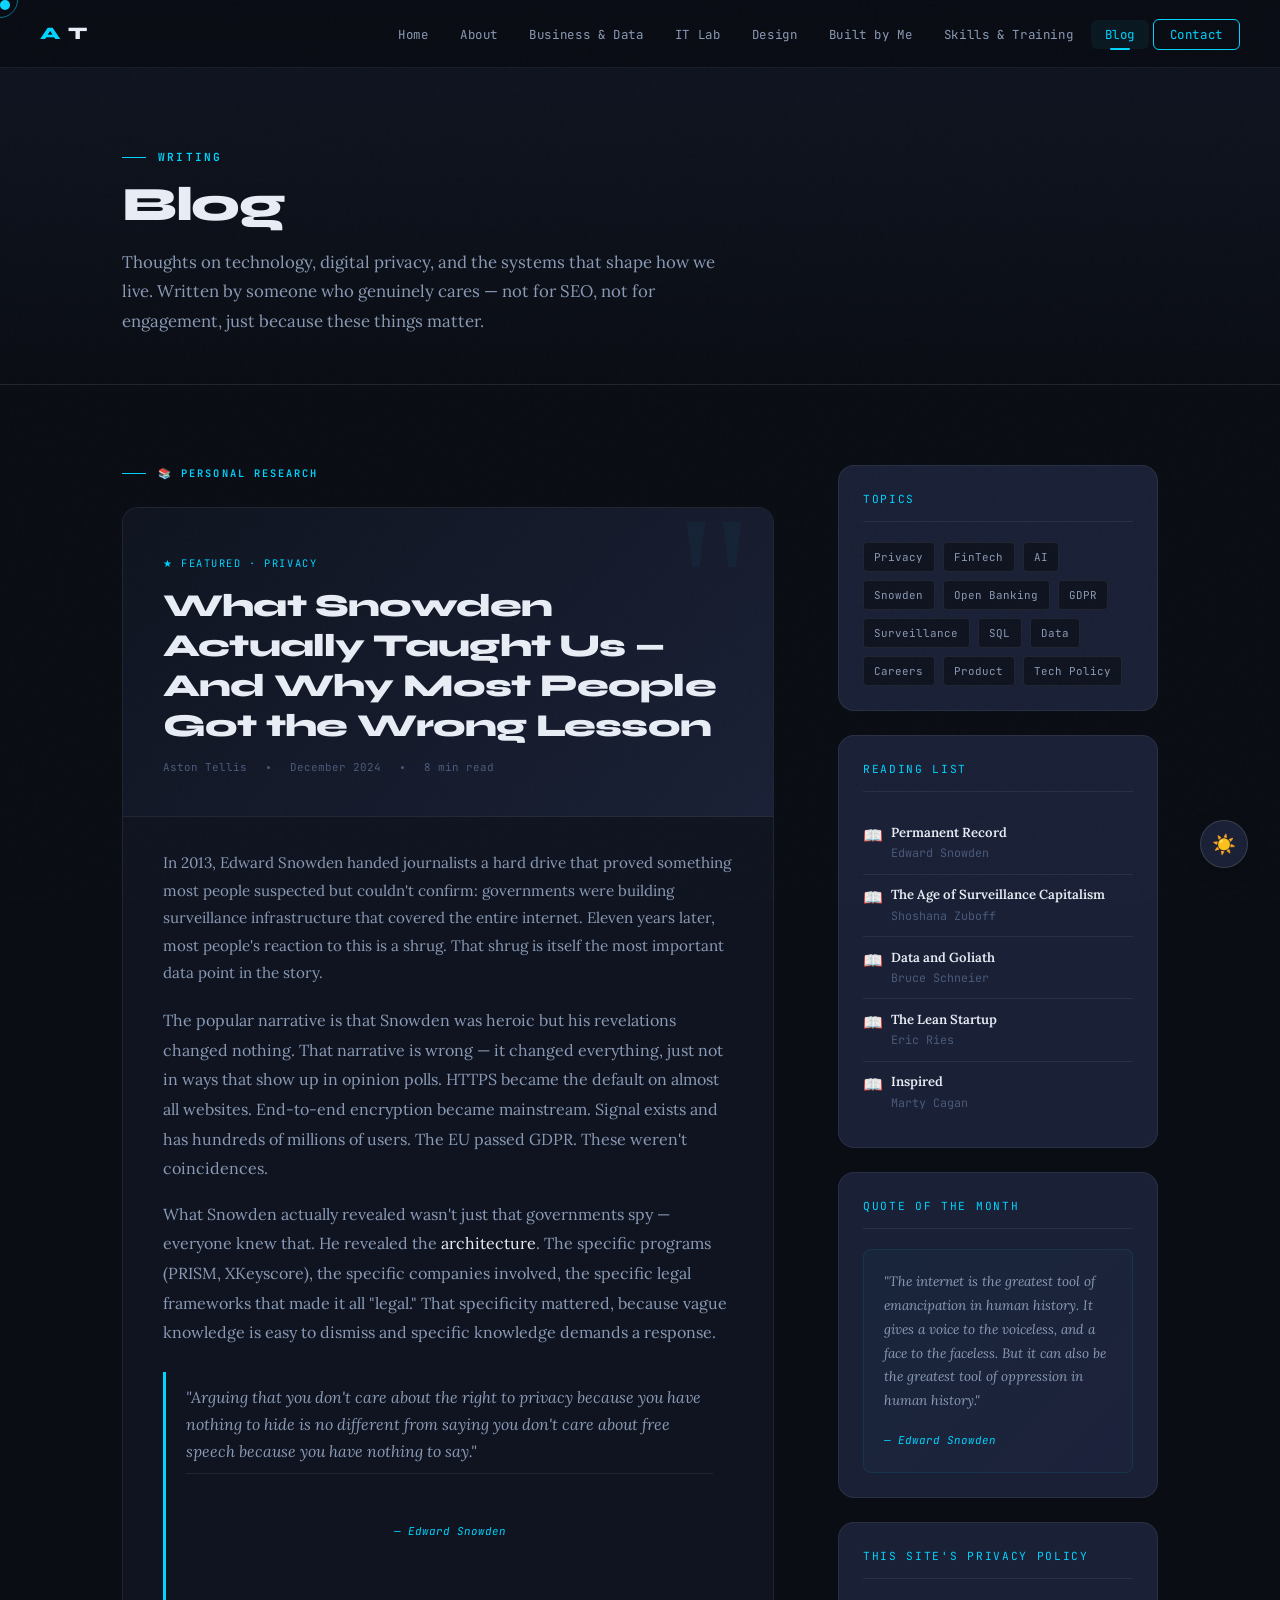
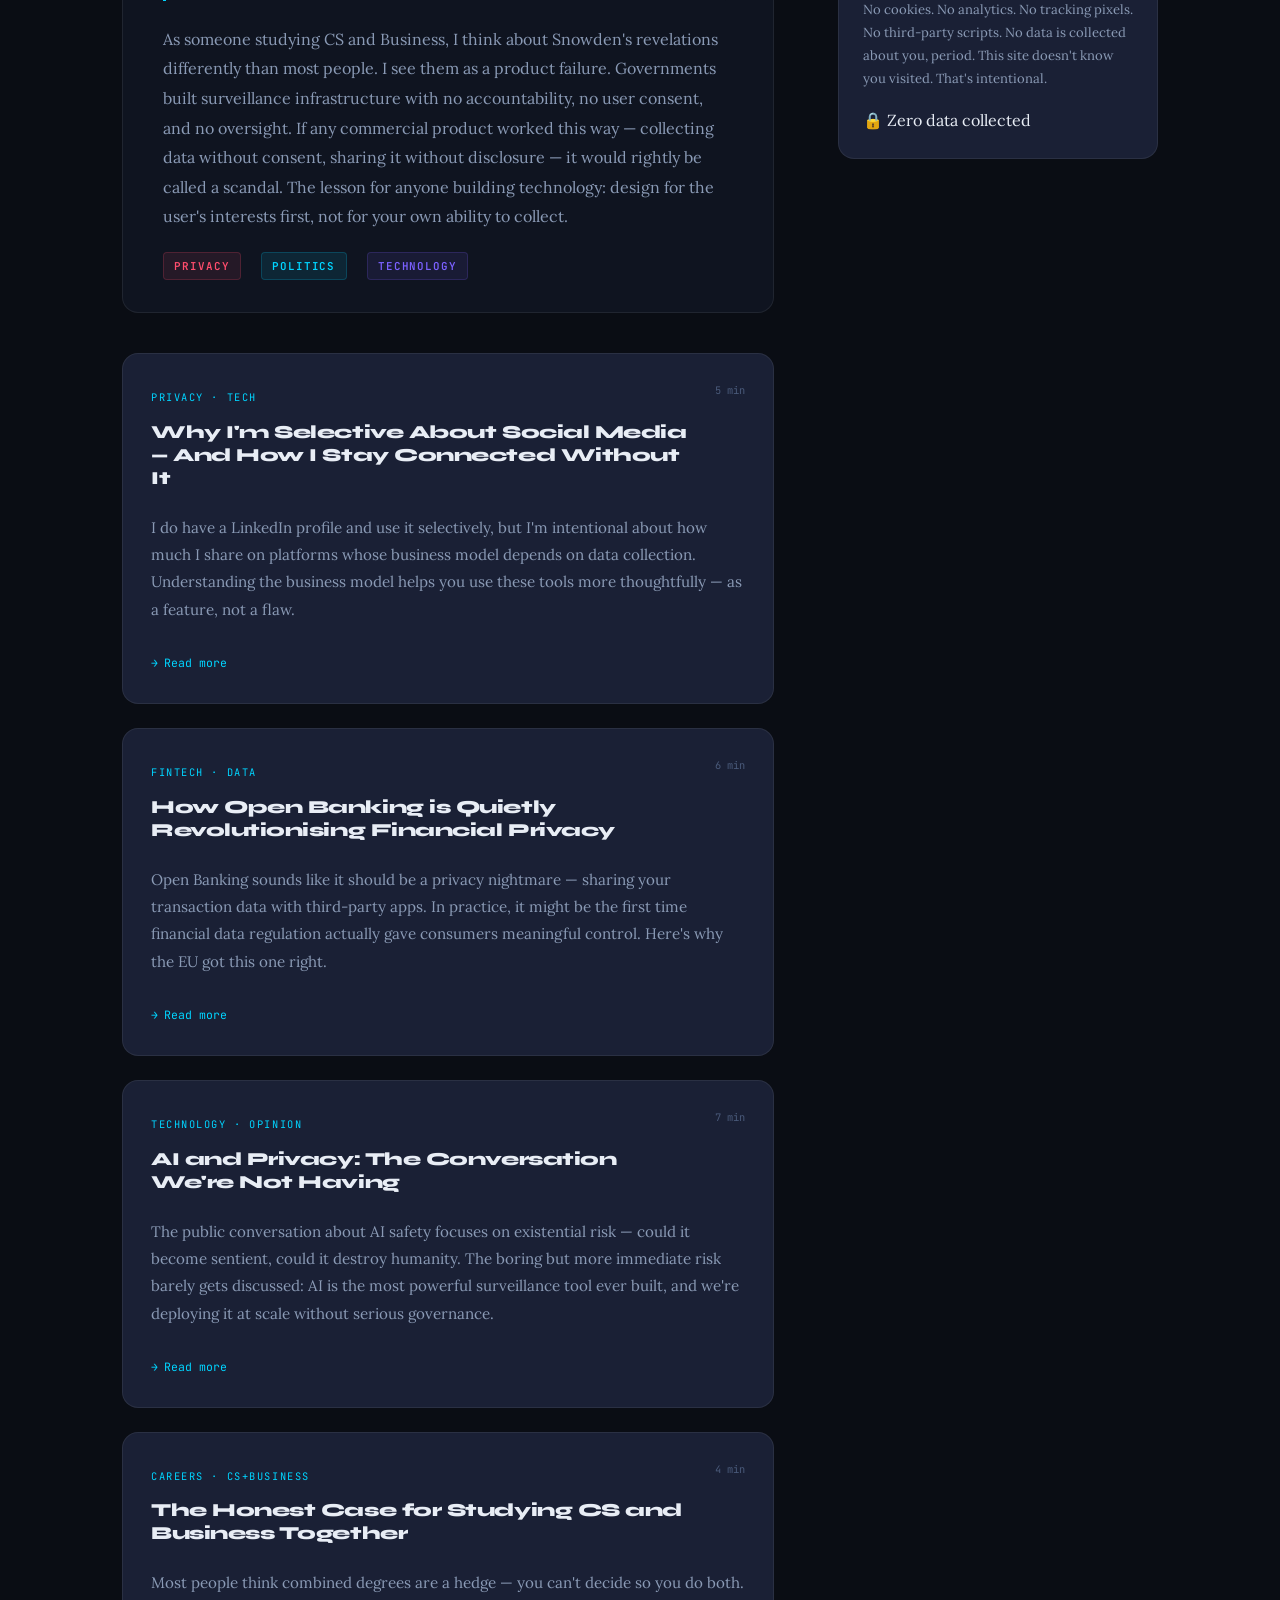
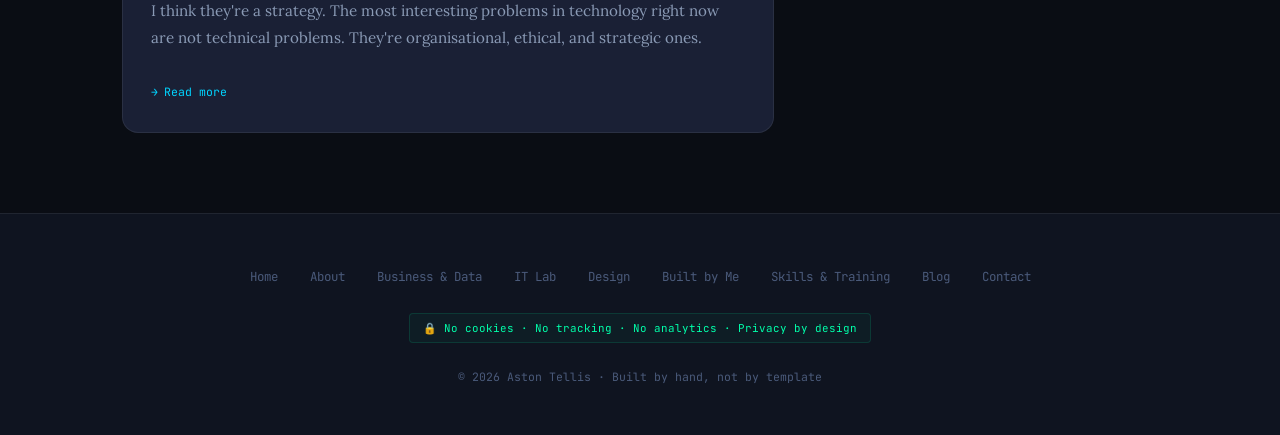
<file: blog.html>
<!DOCTYPE html>
<html lang="en">
<head>
  <meta charset="UTF-8"/>
  <meta name="viewport" content="width=device-width, initial-scale=1.0"/>
  <title>Blog — Aston Tellis</title>
  <link rel="stylesheet" href="style.css"/>
  <style>
    .page-hero {
      padding: 5rem 0 3rem;
      background: linear-gradient(180deg, var(--bg2) 0%, var(--bg) 100%);
      border-bottom: 1px solid var(--border);
    }

    /* ── Blog Layout ───────────────────────────────────────── */
    .blog-layout {
      display: grid;
      grid-template-columns: 1fr 320px;
      gap: 4rem;
      padding: 5rem 0;
    }

    /* ── Featured Post ─────────────────────────────────────── */
    .post-featured {
      background: var(--bg2);
      border: 1px solid var(--border);
      border-radius: var(--radius2);
      overflow: hidden;
      margin-bottom: 2.5rem;
      transition: var(--transition);
    }

    .post-featured:hover {
      border-color: var(--accent);
      box-shadow: var(--glow);
    }

    .post-featured-banner {
      background: linear-gradient(135deg, #0f1420 0%, #1a2035 100%);
      padding: 2.5rem;
      border-bottom: 1px solid var(--border);
      position: relative;
      overflow: hidden;
    }

    .post-featured-banner::before {
      content: '"';
      position: absolute;
      top: -20px; right: 20px;
      font-size: 12rem;
      color: var(--accent);
      opacity: 0.04;
      font-family: Georgia, serif;
      line-height: 1;
    }

    .post-featured-body { padding: 2rem 2.5rem; }

    .post-category {
      display: inline-flex;
      align-items: center;
      gap: 0.35rem;
      font-family: var(--font-mono);
      font-size: 0.65rem;
      color: var(--accent);
      text-transform: uppercase;
      letter-spacing: 0.15em;
      margin-bottom: 0.85rem;
    }

    .post-title {
      font-family: var(--font-display);
      font-size: 1.6rem;
      font-weight: 800;
      letter-spacing: -0.025em;
      color: var(--text);
      line-height: 1.25;
      margin-bottom: 0.75rem;
    }

    .post-title a {
      color: inherit;
      text-decoration: none;
      transition: color var(--transition);
    }

    .post-title a:hover { color: var(--accent); }

    .post-excerpt {
      color: var(--text2);
      font-size: 0.95rem;
      line-height: 1.8;
      margin-bottom: 1.25rem;
    }

    .post-meta {
      display: flex;
      align-items: center;
      gap: 1.25rem;
      font-family: var(--font-mono);
      font-size: 0.68rem;
      color: var(--text3);
    }

    .post-meta-dot {
      width: 3px; height: 3px;
      background: var(--text3);
      border-radius: 50%;
    }

    /* ── Post List ─────────────────────────────────────────── */
    .post-list { display: flex; flex-direction: column; gap: 1.5rem; }

    .post-card {
      background: var(--surface);
      border: 1px solid var(--border);
      border-radius: var(--radius2);
      padding: 1.75rem;
      transition: var(--transition);
      cursor: pointer;
    }

    .post-card:hover {
      border-color: var(--border2);
      transform: translateX(4px);
      box-shadow: -4px 0 0 var(--accent), 8px 0 40px #00000040;
    }

    .post-card-inner {
      display: grid;
      grid-template-columns: 1fr auto;
      gap: 1rem;
      align-items: start;
    }

    .post-read-time {
      font-family: var(--font-mono);
      font-size: 0.65rem;
      color: var(--text3);
      white-space: nowrap;
    }

    /* ── Blog post content (inline expanded) ──────────────── */
    .post-content {
      display: none;
      margin-top: 1.25rem;
      padding-top: 1.25rem;
      border-top: 1px solid var(--border);
      color: var(--text2);
      font-size: 0.92rem;
      line-height: 1.9;
    }

    .post-content.open { display: block; }

    .post-content h4 {
      font-family: var(--font-display);
      font-size: 1rem;
      font-weight: 700;
      color: var(--text);
      margin: 1.25rem 0 0.5rem;
    }

    .post-content p { margin-bottom: 1rem; }

    .post-content blockquote {
      border-left: 3px solid var(--accent);
      padding: 0.75rem 1.25rem;
      margin: 1.25rem 0;
      background: var(--bg2);
      border-radius: 0 var(--radius) var(--radius) 0;
      font-style: italic;
      color: var(--text);
    }

    .post-content a {
      color: var(--accent);
      text-decoration: none;
    }

    .post-content a:hover { text-decoration: underline; }

    .post-toggle {
      display: inline-flex;
      align-items: center;
      gap: 0.4rem;
      font-family: var(--font-mono);
      font-size: 0.72rem;
      color: var(--accent);
      background: none;
      border: none;
      cursor: none;
      padding: 0;
      margin-top: 0.75rem;
      transition: var(--transition);
    }

    .post-toggle:hover { opacity: 0.7; }
    .post-toggle .arrow { transition: transform var(--transition); }
    .post-toggle.open .arrow { transform: rotate(90deg); }

    /* ── Sidebar ───────────────────────────────────────────── */
    .sidebar { position: sticky; top: 90px; }

    .sidebar-widget {
      background: var(--surface);
      border: 1px solid var(--border);
      border-radius: var(--radius2);
      padding: 1.5rem;
      margin-bottom: 1.5rem;
    }

    .sidebar-title {
      font-family: var(--font-mono);
      font-size: 0.7rem;
      color: var(--accent);
      text-transform: uppercase;
      letter-spacing: 0.15em;
      margin-bottom: 1.25rem;
      padding-bottom: 0.75rem;
      border-bottom: 1px solid var(--border);
    }

    .sidebar-tags {
      display: flex;
      flex-wrap: wrap;
      gap: 0.5rem;
    }

    .sidebar-tag {
      font-family: var(--font-mono);
      font-size: 0.68rem;
      color: var(--text2);
      background: var(--bg2);
      border: 1px solid var(--border);
      padding: 0.3rem 0.65rem;
      border-radius: 4px;
      cursor: none;
      transition: var(--transition);
    }

    .sidebar-tag:hover {
      border-color: var(--accent);
      color: var(--accent);
    }

    .sidebar-books { list-style: none; }
    .sidebar-books li {
      padding: 0.6rem 0;
      border-bottom: 1px solid var(--border);
      font-size: 0.83rem;
      color: var(--text2);
      display: flex;
      align-items: flex-start;
      gap: 0.5rem;
    }
    .sidebar-books li:last-child { border-bottom: none; }
    .sidebar-books .b-icon { font-size: 1rem; flex-shrink: 0; }
    .sidebar-books .b-title { color: var(--text); font-size: 0.82rem; font-weight: 600; }
    .sidebar-books .b-author { font-size: 0.73rem; color: var(--text3); font-family: var(--font-mono); }

    .snowden-quote {
      background: linear-gradient(135deg, #00d4ff08, #7b61ff08);
      border: 1px solid #00d4ff18;
      border-radius: var(--radius);
      padding: 1.25rem;
    }

    .snowden-quote blockquote {
      font-style: italic;
      color: var(--text2);
      font-size: 0.85rem;
      line-height: 1.75;
      margin-bottom: 0.75rem;
    }

    .snowden-quote cite {
      font-family: var(--font-mono);
      font-size: 0.68rem;
      color: var(--accent);
    }

    @media (max-width: 768px) {
      .blog-layout { grid-template-columns: 1fr; }
      .sidebar { position: static; }
    }
  </style>
</head>
<body>

  
  <!-- Loading screen -->
  <div class="loading-screen" id="loading-screen">
    <div class="loading-inner">
      <div class="loading-logo">AT</div>
      <div class="loading-bar"><div class="loading-fill"></div></div>
      <div class="loading-text">Loading...</div>
    </div>
  </div>

  <div class="cursor"></div>
  <div class="cursor-ring"></div>

  <nav>
    <a class="nav-logo" href="index.html"><span>A</span>T</a>
    <ul class="nav-links">
      <li><a href="index.html">Home</a></li>
      <li><a href="about.html">About</a></li>
      <li><a href="projects.html">Business &amp; Data</a></li>
      <li><a href="it-projects.html">IT Lab</a></li>
      <li><a href="animations.html">Design</a></li>
      <li><a href="tools.html">Built by Me</a></li>
      <li><a href="skills.html">Skills &amp; Training</a></li>
      <li><a href="blog.html" class="active">Blog</a></li>
      <li><a href="contact.html" class="nav-cta">Contact</a></li>
    </ul>
    <button class="nav-hamburger" aria-label="Open navigation menu" aria-expanded="false" aria-controls="nav-drawer">
      <span class="bar"></span>
      <span class="bar"></span>
      <span class="bar"></span>
      <span class="menu-label">Menu</span>
    </button>
  </nav>

  <!-- Mobile nav overlay -->
  <div class="nav-overlay" id="nav-overlay"></div>

  <!-- Mobile nav drawer -->
  <div class="nav-drawer" id="nav-drawer" role="dialog" aria-label="Navigation menu">
    <ul class="drawer-links">
          <li><a href="index.html">Home</a></li>
          <li><a href="about.html">About</a></li>
          <li><a href="projects.html">Business &amp; Data</a></li>
          <li><a href="it-projects.html">IT Lab</a></li>
          <li><a href="animations.html">Design</a></li>
          <li><a href="tools.html">Built by Me</a></li>
          <li><a href="skills.html">Skills &amp; Training</a></li>
          <li><a href="blog.html" class="active">Blog</a></li>
          <li><a href="contact.html" class="drawer-cta">Contact</a></li>
    </ul>
    <div class="drawer-divider"></div>
    <div class="drawer-footer">
      🔒 No cookies · No tracking · Privacy by design
    </div>
  </div>

  <div class="page">
    <div class="page-hero">
      <div class="container fade-up">
        <div class="section-label">Writing</div>
        <h1 class="section-title">Blog</h1>
        <p class="section-subtitle">
          Thoughts on technology, digital privacy, and the systems that shape how we live.
          Written by someone who genuinely cares — not for SEO, not for engagement, just because these things matter.
        </p>
      </div>
    </div>

    <div class="container">
      <div class="blog-layout">

        <!-- ── Main Content ─────────────────────────────────── -->
        <main>

          <!-- Personal Research Category -->
          <div class="section-label" style="margin-bottom:1.5rem;font-size:0.65rem">📚 Personal Research</div>
          <!-- Featured post -->
          <div class="post-featured fade-up">
            <div class="post-featured-banner">
              <div class="post-category">★ Featured · Privacy</div>
              <h2 class="post-title" style="font-size:2rem">
                What Snowden Actually Taught Us — And Why Most People Got the Wrong Lesson
              </h2>
              <div class="post-meta">
                <span>Aston Tellis</span>
                <div class="post-meta-dot"></div>
                <span>December 2024</span>
                <div class="post-meta-dot"></div>
                <span>8 min read</span>
              </div>
            </div>
            <div class="post-featured-body">
              <p class="post-excerpt">
                In 2013, Edward Snowden handed journalists a hard drive that proved something most people
                suspected but couldn't confirm: governments were building surveillance infrastructure that
                covered the entire internet. Eleven years later, most people's reaction to this is
                a shrug. That shrug is itself the most important data point in the story.
              </p>
              <p style="color:var(--text2);line-height:1.85;margin-bottom:1rem">
                The popular narrative is that Snowden was heroic but his revelations changed nothing.
                That narrative is wrong — it changed everything, just not in ways that show up in opinion polls.
                HTTPS became the default on almost all websites. End-to-end encryption became mainstream.
                Signal exists and has hundreds of millions of users. The EU passed GDPR. These weren't coincidences.
              </p>
              <p style="color:var(--text2);line-height:1.85;margin-bottom:1.5rem">
                What Snowden actually revealed wasn't just that governments spy — everyone knew that.
                He revealed the <em style="color:var(--text);font-style:normal">architecture</em>. The specific
                programs (PRISM, XKeyscore), the specific companies involved, the specific legal frameworks
                that made it all "legal." That specificity mattered, because vague knowledge is easy to dismiss
                and specific knowledge demands a response.
              </p>
              <blockquote style="border-left:3px solid var(--accent);padding:0.75rem 1.25rem;background:var(--bg2);border-radius:0 8px 8px 0;font-style:italic;color:var(--text2);margin-bottom:1.5rem">
                "Arguing that you don't care about the right to privacy because you have nothing to hide
                is no different from saying you don't care about free speech because you have nothing to say."
                <footer style="font-family:var(--font-mono);font-size:0.68rem;color:var(--accent);margin-top:0.5rem">— Edward Snowden</footer>
              </blockquote>
              <p style="color:var(--text2);line-height:1.85">
                As someone studying CS and Business, I think about Snowden's revelations differently than
                most people. I see them as a product failure. Governments built surveillance infrastructure
                with no accountability, no user consent, and no oversight. If any commercial product
                worked this way — collecting data without consent, sharing it without disclosure — it would
                rightly be called a scandal. The lesson for anyone building technology: design for the
                user's interests first, not for your own ability to collect.
              </p>
              <div class="post-meta" style="margin-top:1.25rem">
                <span class="tag tag-red">Privacy</span>
                <span class="tag tag-blue">Politics</span>
                <span class="tag tag-purple">Technology</span>
              </div>
            </div>
          </div>

          <!-- Post List -->
          <div class="post-list">

            <!-- Post 1 -->
            <div class="post-card fade-up">
              <div class="post-card-inner">
                <div>
                  <div class="post-category">Privacy · Tech</div>
                  <h3 class="post-title" style="font-size:1.15rem">
                    Why I'm Selective About Social Media — And How I Stay Connected Without It
                  </h3>
                </div>
                <span class="post-read-time">5 min</span>
              </div>
              <p class="post-excerpt" style="margin-top:0.75rem">
                I do have a LinkedIn profile and use it selectively, but I'm intentional about how much
                I share on platforms whose business model depends on data collection. Understanding
                the business model helps you use these tools more thoughtfully — as a feature, not a flaw.
              </p>
              <button class="post-toggle" onclick="togglePost(this)">
                <span class="arrow">→</span> Read more
              </button>
              <div class="post-content">
                <p>
                  Facebook's revenue is approximately $50 per user per year in the US. That money
                  doesn't come from you paying for the service — it comes from advertisers paying
                  for access to your attention, your data, and your behavioural profile.
                  The more you engage, the more data they have, the more they can charge.
                  That's not a conspiracy — it's in their annual report.
                </p>
                <h4>The LinkedIn Problem</h4>
                <p>
                  LinkedIn is trickier because professional networking is a genuinely useful concept.
                  But LinkedIn is owned by Microsoft, runs an advertising business, and has had several
                  significant data breaches. More subtly: it normalises the idea that your professional
                  identity should live on a platform you don't control.
                </p>
                <blockquote>
                  "If you're not paying for the product, you are the product." — The oldest rule on the internet.
                </blockquote>
                <h4>Finding the Balance</h4>
                <p>
                  I maintain a LinkedIn profile for professional networking and use email for direct communication.
                  For personal browsing I prefer tools with stronger privacy defaults — not because social
                  media is bad, but because choice and awareness matter. Being intentional about your
                  digital presence is a skill, not a stance.
                </p>
                <div class="post-meta" style="margin-top:1rem">
                  <span class="tag tag-green">Privacy</span>
                  <span class="tag tag-blue">Personal</span>
                </div>
              </div>
            </div>

            <!-- Post 2 -->
            <div class="post-card fade-up">
              <div class="post-card-inner">
                <div>
                  <div class="post-category">FinTech · Data</div>
                  <h3 class="post-title" style="font-size:1.15rem">
                    How Open Banking is Quietly Revolutionising Financial Privacy
                  </h3>
                </div>
                <span class="post-read-time">6 min</span>
              </div>
              <p class="post-excerpt" style="margin-top:0.75rem">
                Open Banking sounds like it should be a privacy nightmare — sharing your transaction data
                with third-party apps. In practice, it might be the first time financial data regulation
                actually gave consumers meaningful control. Here's why the EU got this one right.
              </p>
              <button class="post-toggle" onclick="togglePost(this)">
                <span class="arrow">→</span> Read more
              </button>
              <div class="post-content">
                <p>
                  Under PSD2 (the EU Payment Services Directive), banks must share your transaction data
                  with third-party apps — but only if you explicitly give consent, only for the specific
                  data requested, and you can revoke that consent at any time. This is privacy-by-design
                  built into regulation.
                </p>
                <h4>Why This Matters for FinTech</h4>
                <p>
                  The traditional financial data model was opaque: banks knew everything about you,
                  you knew almost nothing about how they used it, and you had no meaningful way to
                  switch. Open Banking breaks that monopoly. It's not perfect, but it's the right direction.
                </p>
                <h4>The Counterargument</h4>
                <p>
                  Critics argue that "consent fatigue" means users click through permissions without
                  reading them, making consent meaningless. This is a real problem. The solution isn't
                  less sharing — it's better consent design. Shorter, simpler, more specific permission
                  requests with real explanations of consequences.
                </p>
                <p>
                  This is exactly the kind of problem I want to work on: where technology, regulation,
                  and user experience intersect.
                </p>
                <div class="post-meta" style="margin-top:1rem">
                  <span class="tag tag-purple">FinTech</span>
                  <span class="tag tag-green">Privacy</span>
                  <span class="tag tag-blue">EU Regulation</span>
                </div>
              </div>
            </div>

            <!-- Post 3 -->
            <div class="post-card fade-up">
              <div class="post-card-inner">
                <div>
                  <div class="post-category">Technology · Opinion</div>
                  <h3 class="post-title" style="font-size:1.15rem">
                    AI and Privacy: The Conversation We're Not Having
                  </h3>
                </div>
                <span class="post-read-time">7 min</span>
              </div>
              <p class="post-excerpt" style="margin-top:0.75rem">
                The public conversation about AI safety focuses on existential risk — could it become
                sentient, could it destroy humanity. The boring but more immediate risk barely gets
                discussed: AI is the most powerful surveillance tool ever built, and we're deploying
                it at scale without serious governance.
              </p>
              <button class="post-toggle" onclick="togglePost(this)">
                <span class="arrow">→</span> Read more
              </button>
              <div class="post-content">
                <p>
                  Consider what modern LLMs actually require: enormous training datasets that often
                  include scraped personal information, deployment through cloud platforms that log
                  your queries, fine-tuning on user feedback that further expands data collection.
                  None of this is secret — it's in the terms of service that nobody reads.
                </p>
                <h4>The Scale Problem</h4>
                <p>
                  Legacy surveillance required dedicated resources — people to watch people.
                  AI-powered surveillance is near-zero marginal cost. Facial recognition at scale,
                  behaviour prediction from aggregated data, real-time content monitoring — these
                  were science fiction twenty years ago. They're off-the-shelf products now.
                </p>
                <blockquote>
                  The question isn't whether AI will be used for surveillance. It will be, and it is.
                  The question is what governance structures exist to limit that use — and whether
                  we build them before or after the damage is done.
                </blockquote>
                <h4>What Good Looks Like</h4>
                <p>
                  The EU AI Act is imperfect but directionally correct. It bans real-time biometric
                  surveillance in public spaces, requires transparency about AI decision-making in
                  high-risk contexts, and mandates human oversight. These aren't technical solutions —
                  they're governance solutions. That's what the problem requires.
                </p>
                <div class="post-meta" style="margin-top:1rem">
                  <span class="tag tag-red">AI</span>
                  <span class="tag tag-green">Privacy</span>
                  <span class="tag tag-gold">Governance</span>
                </div>
              </div>
            </div>

            <!-- Post 4 -->
            <div class="post-card fade-up">
              <div class="post-card-inner">
                <div>
                  <div class="post-category">Careers · CS+Business</div>
                  <h3 class="post-title" style="font-size:1.15rem">
                    The Honest Case for Studying CS and Business Together
                  </h3>
                </div>
                <span class="post-read-time">4 min</span>
              </div>
              <p class="post-excerpt" style="margin-top:0.75rem">
                Most people think combined degrees are a hedge — you can't decide so you do both.
                I think they're a strategy. The most interesting problems in technology right now
                are not technical problems. They're organisational, ethical, and strategic ones.
              </p>
              <button class="post-toggle" onclick="togglePost(this)">
                <span class="arrow">→</span> Read more
              </button>
              <div class="post-content">
                <p>
                  A pure CS graduate understands how to build the system but often struggles to
                  explain why it should be built, or whether it's the right system. A pure business
                  graduate can articulate the why perfectly but often can't engage meaningfully with
                  engineers about the how. Both are useful. Neither is as useful as someone who
                  can do both, even if imperfectly.
                </p>
                <h4>Where This Shows Up in Practice</h4>
                <p>
                  Product managers need to write user stories that engineers can act on. Business
                  analysts need to query databases directly rather than waiting for reports. FinTech
                  analysts need to understand APIs and payment architectures to spot opportunities.
                  None of this requires being an expert engineer — it requires being technically
                  literate enough to operate in a technical environment.
                </p>
                <p>
                  That's what I'm building: not expertise in two fields, but fluency in the space
                  between them.
                </p>
                <div class="post-meta" style="margin-top:1rem">
                  <span class="tag tag-blue">Careers</span>
                  <span class="tag tag-gold">Education</span>
                </div>
              </div>
            </div>

          </div><!-- end post-list -->
        </main>

        <!-- ── Sidebar ──────────────────────────────────────── -->
        <aside class="sidebar">

          <div class="sidebar-widget fade-up">
            <div class="sidebar-title">Topics</div>
            <div class="sidebar-tags">
              <span class="sidebar-tag">Privacy</span>
              <span class="sidebar-tag">FinTech</span>
              <span class="sidebar-tag">AI</span>
              <span class="sidebar-tag">Snowden</span>
              <span class="sidebar-tag">Open Banking</span>
              <span class="sidebar-tag">GDPR</span>
              <span class="sidebar-tag">Surveillance</span>
              <span class="sidebar-tag">SQL</span>
              <span class="sidebar-tag">Data</span>
              <span class="sidebar-tag">Careers</span>
              <span class="sidebar-tag">Product</span>
              <span class="sidebar-tag">Tech Policy</span>
            </div>
          </div>

          <div class="sidebar-widget fade-up">
            <div class="sidebar-title">Reading List</div>
            <ul class="sidebar-books">
              <li>
                <span class="b-icon">📖</span>
                <div>
                  <div class="b-title">Permanent Record</div>
                  <div class="b-author">Edward Snowden</div>
                </div>
              </li>
              <li>
                <span class="b-icon">📖</span>
                <div>
                  <div class="b-title">The Age of Surveillance Capitalism</div>
                  <div class="b-author">Shoshana Zuboff</div>
                </div>
              </li>
              <li>
                <span class="b-icon">📖</span>
                <div>
                  <div class="b-title">Data and Goliath</div>
                  <div class="b-author">Bruce Schneier</div>
                </div>
              </li>
              <li>
                <span class="b-icon">📖</span>
                <div>
                  <div class="b-title">The Lean Startup</div>
                  <div class="b-author">Eric Ries</div>
                </div>
              </li>
              <li>
                <span class="b-icon">📖</span>
                <div>
                  <div class="b-title">Inspired</div>
                  <div class="b-author">Marty Cagan</div>
                </div>
              </li>
            </ul>
          </div>

          <div class="sidebar-widget fade-up">
            <div class="sidebar-title">Quote of the Month</div>
            <div class="snowden-quote">
              <blockquote>
                "The internet is the greatest tool of emancipation in human history. It gives a
                voice to the voiceless, and a face to the faceless. But it can also be the
                greatest tool of oppression in human history."
              </blockquote>
              <cite>— Edward Snowden</cite>
            </div>
          </div>

          <div class="sidebar-widget fade-up">
            <div class="sidebar-title">This Site's Privacy Policy</div>
            <p style="font-size:0.82rem;color:var(--text2);line-height:1.75">
              No cookies. No analytics. No tracking pixels. No third-party scripts.
              No data is collected about you, period. This site doesn't know you visited.
              That's intentional.
            </p>
            <div class="privacy-badge" style="margin-top:1rem;display:inline-flex">🔒 Zero data collected</div>
          </div>

        </aside>

      </div>
    </div>
  </div>

  <footer>
    <div class="footer-inner">
      <ul class="footer-links">
        <li><a href="index.html">Home</a></li>
        <li><a href="about.html">About</a></li>
        <li><a href="projects.html">Business &amp; Data</a></li>
        <li><a href="it-projects.html">IT Lab</a></li>
        <li><a href="animations.html">Design</a></li>
        <li><a href="tools.html">Built by Me</a></li>
        <li><a href="skills.html">Skills &amp; Training</a></li>
        <li><a href="blog.html">Blog</a></li>
        <li><a href="contact.html">Contact</a></li>
      </ul>
      <div class="privacy-badge">🔒 No cookies · No tracking · No analytics · Privacy by design</div>
      <p class="footer-copy">© 2026 Aston Tellis · Built by hand, not by template</p>
    </div>
  </footer>

  <script src="script.js"></script>
  <script>
    function togglePost(btn) {
      const content = btn.nextElementSibling;
      const isOpen = content.classList.contains('open');
      content.classList.toggle('open', !isOpen);
      btn.classList.toggle('open', !isOpen);
      btn.innerHTML = isOpen
        ? '<span class="arrow">→</span> Read more'
        : '<span class="arrow" style="transform:rotate(90deg)">→</span> Collapse';
    }
  </script>
</body>
</html>
</file>
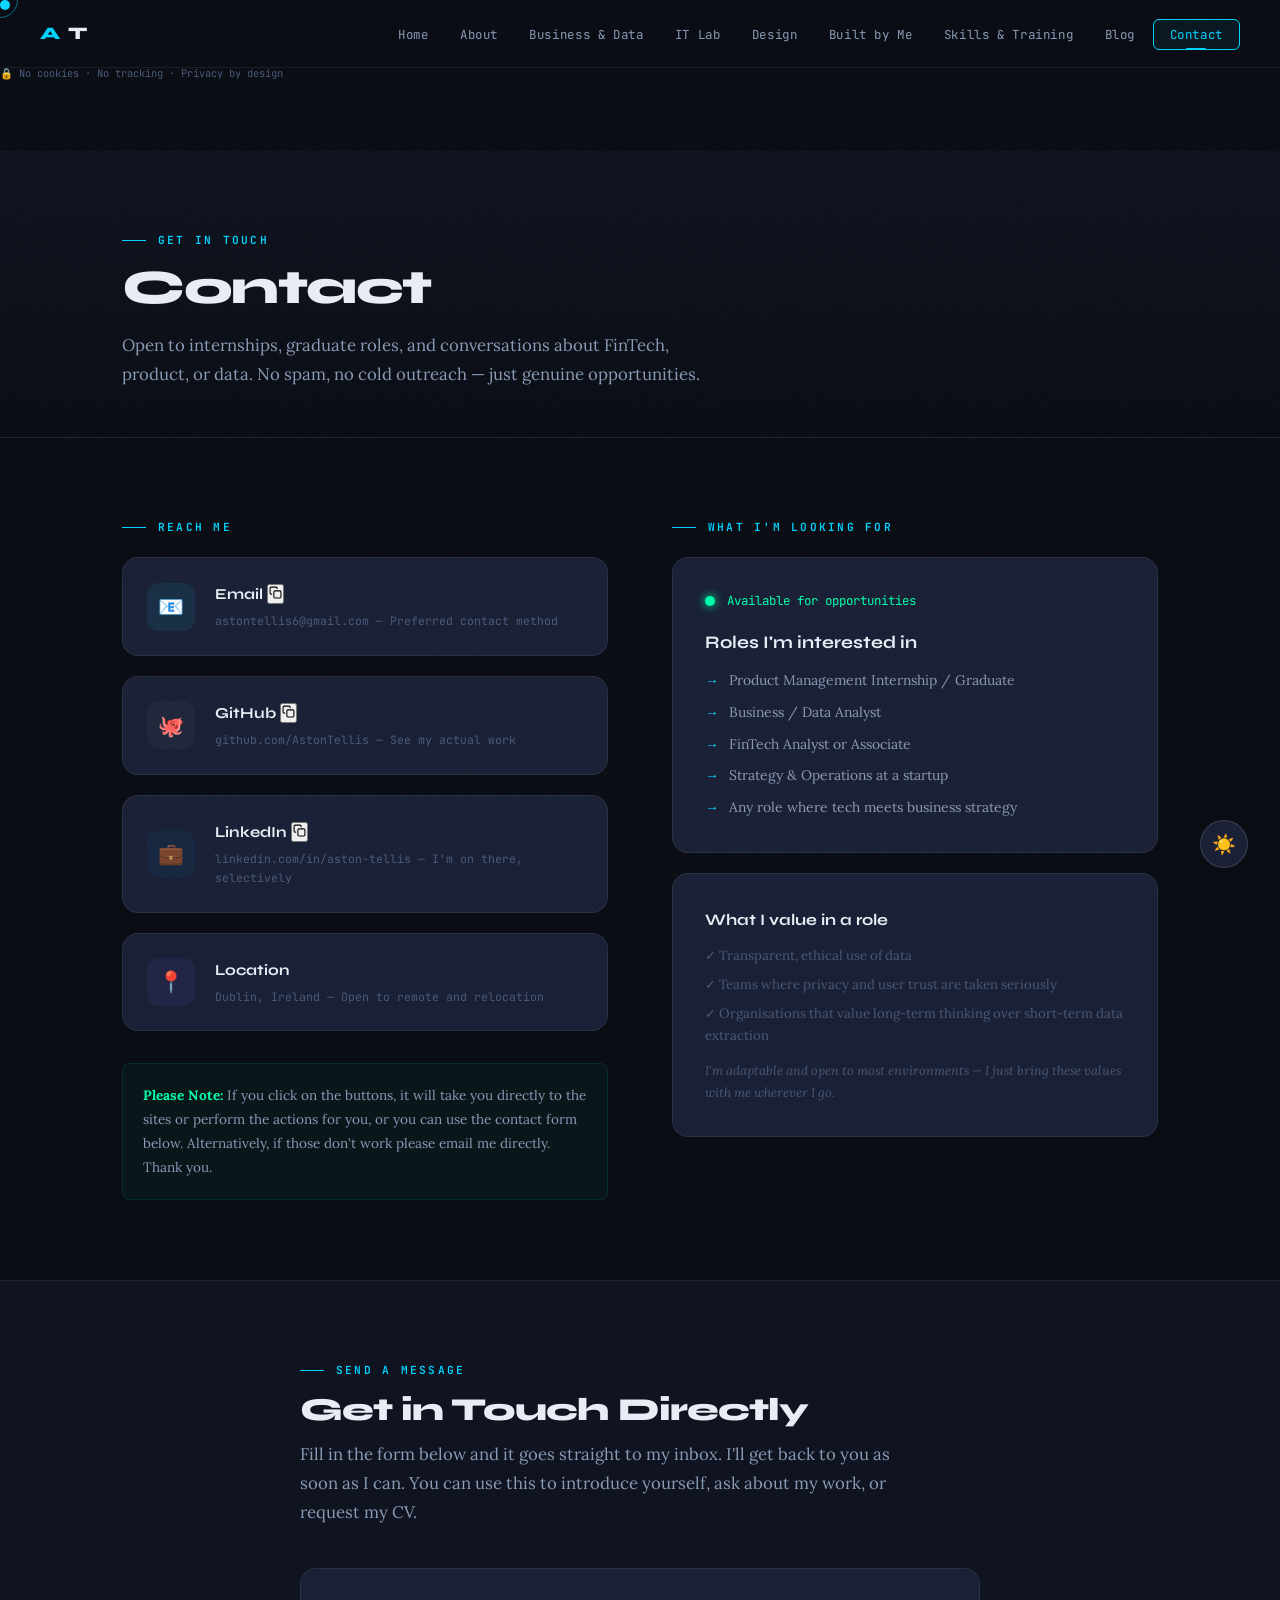
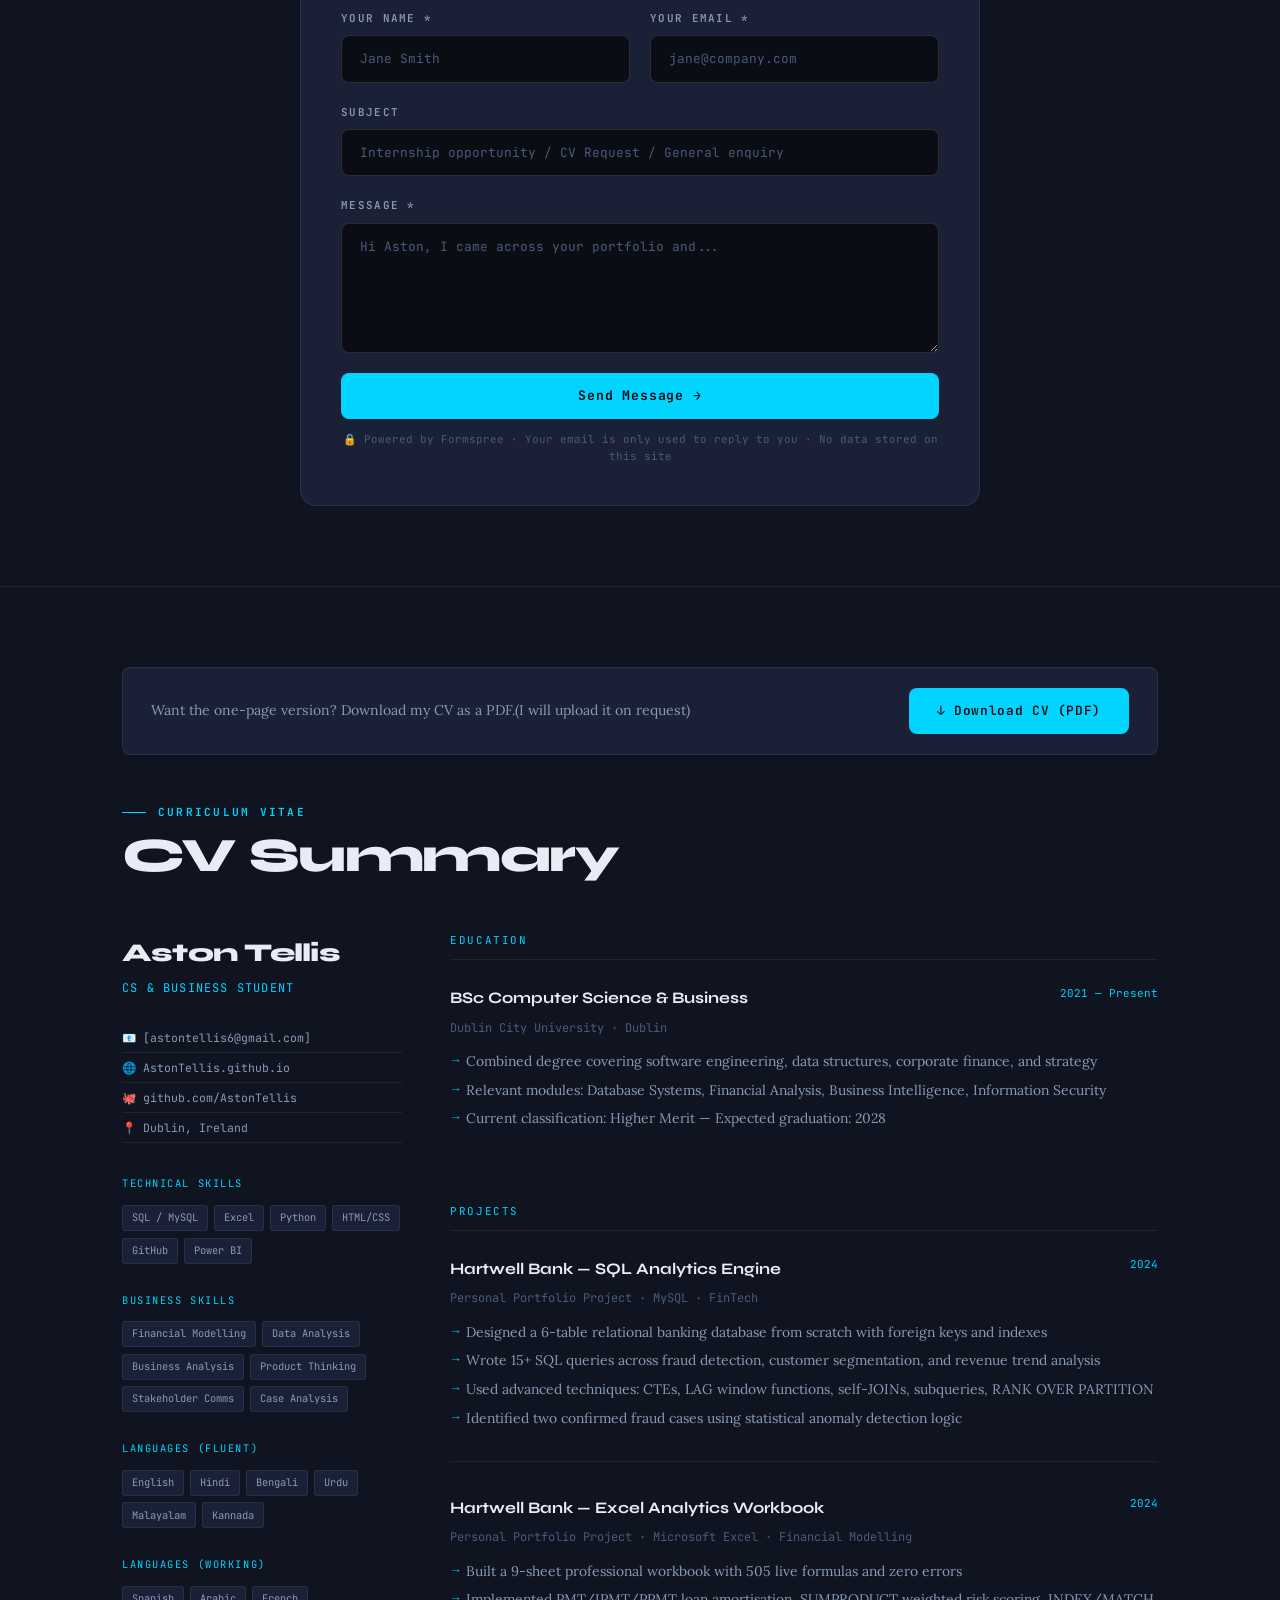
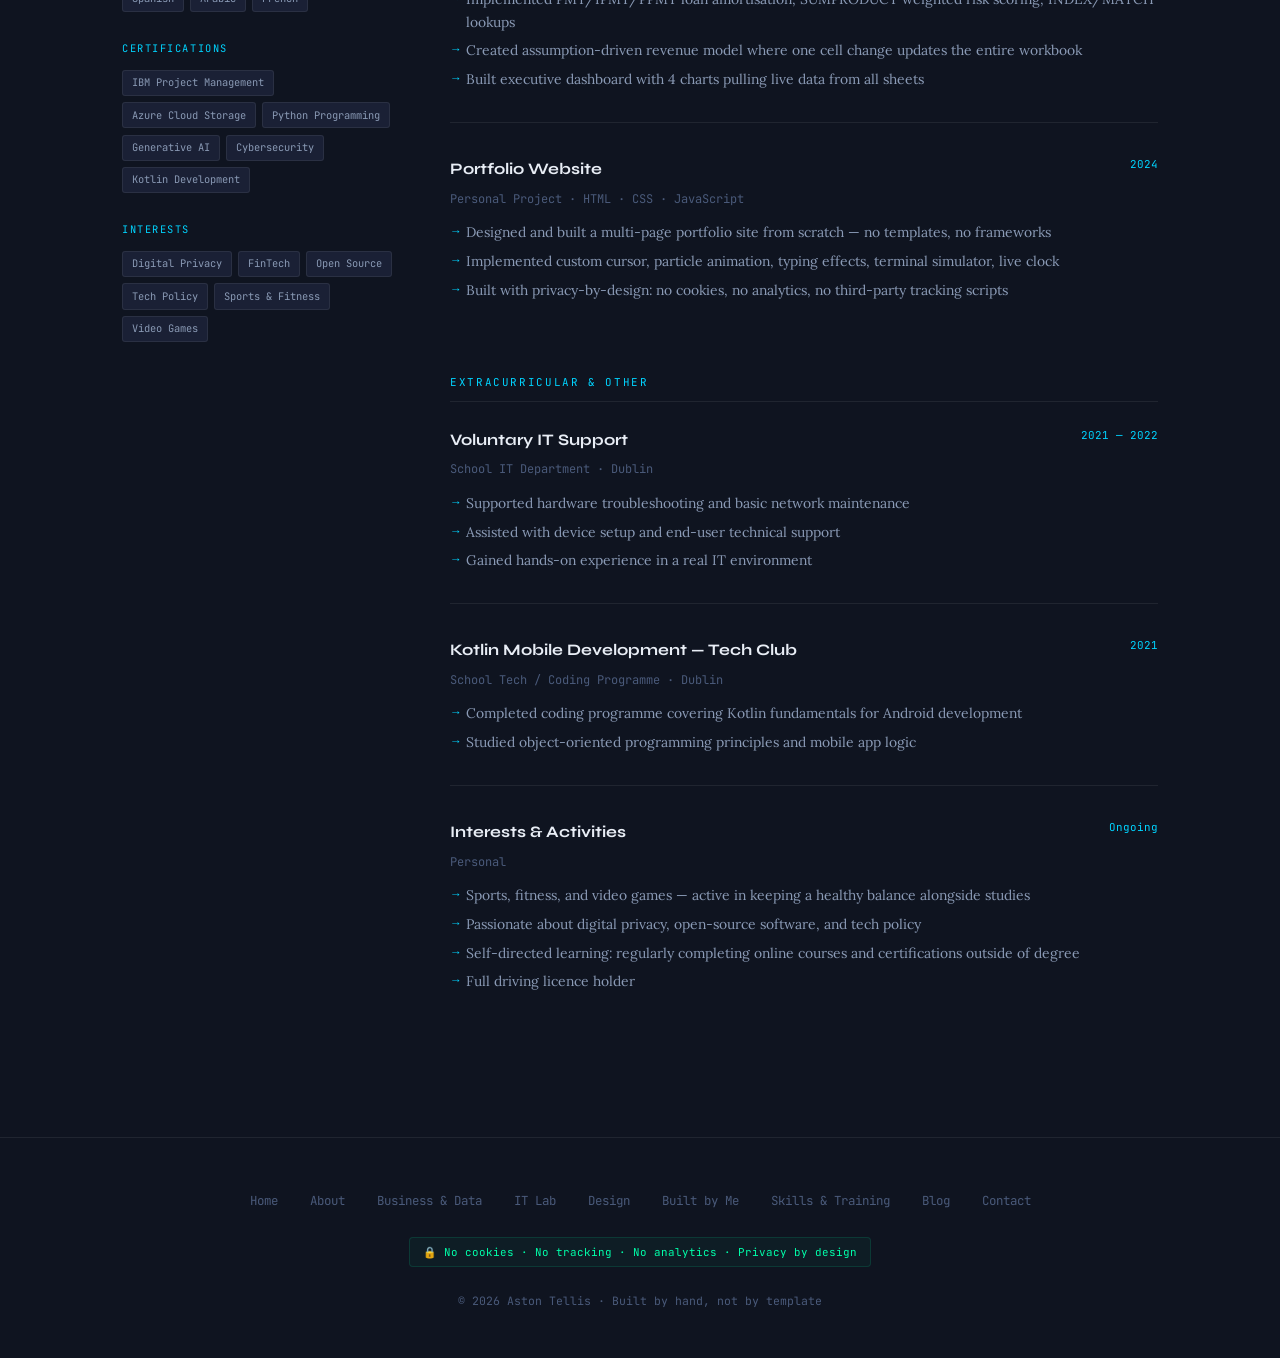
<file: contact.html>
<!DOCTYPE html>
<html lang="en">
<head>
  <meta charset="UTF-8"/>
  <meta name="viewport" content="width=device-width, initial-scale=1.0"/>
  <title>Contact — Aston Tellis</title>
  <link rel="stylesheet" href="style.css"/>
  <style>
    .page-hero {
      padding: 5rem 0 3rem;
      background: linear-gradient(180deg, var(--bg2) 0%, var(--bg) 100%);
      border-bottom: 1px solid var(--border);
    }

    /* ── Contact Layout ────────────────────────────────────── */
    .contact-layout {
      display: grid;
      grid-template-columns: 1fr 1fr;
      gap: 4rem;
      padding: 5rem 0;
    }

    /* ── Contact Methods ────────────────────────────────────── */
    .contact-methods { display: flex; flex-direction: column; gap: 1.25rem; }

    .contact-method {
      background: var(--surface);
      border: 1px solid var(--border);
      border-radius: var(--radius2);
      padding: 1.5rem;
      display: flex;
      align-items: center;
      gap: 1.25rem;
      transition: var(--transition);
      text-decoration: none;
    }

    .contact-method:hover {
      border-color: var(--accent);
      transform: translateX(6px);
      box-shadow: -4px 0 0 var(--accent);
    }

    .contact-icon {
      width: 48px; height: 48px;
      border-radius: 12px;
      display: flex;
      align-items: center;
      justify-content: center;
      font-size: 1.3rem;
      flex-shrink: 0;
    }

    .contact-method-info h4 {
      font-family: var(--font-display);
      font-size: 0.95rem;
      font-weight: 700;
      color: var(--text);
      margin-bottom: 0.2rem;
    }

    .contact-method-info p {
      font-family: var(--font-mono);
      font-size: 0.72rem;
      color: var(--text3);
    }

    .contact-note {
      margin-top: 2rem;
      background: #00ffaa0a;
      border: 1px solid #00ffaa18;
      border-radius: var(--radius);
      padding: 1.25rem;
      font-size: 0.85rem;
      color: var(--text2);
      line-height: 1.75;
    }

    .contact-note strong { color: var(--accent3); }

    /* ── CV Section ─────────────────────────────────────────── */
    .cv-section { padding: 5rem 0; background: var(--bg2); border-top: 1px solid var(--border); }

    .cv-layout {
      display: grid;
      grid-template-columns: 280px 1fr;
      gap: 3rem;
    }

    /* CV Sidebar */
    .cv-sidebar {}

    .cv-name {
      font-family: var(--font-display);
      font-size: 1.6rem;
      font-weight: 800;
      letter-spacing: -0.03em;
      color: var(--text);
      margin-bottom: 0.25rem;
    }

    .cv-title {
      font-family: var(--font-mono);
      font-size: 0.75rem;
      color: var(--accent);
      letter-spacing: 0.1em;
      text-transform: uppercase;
      margin-bottom: 1.5rem;
    }

    .cv-contact-list {
      list-style: none;
      margin-bottom: 2rem;
    }

    .cv-contact-list li {
      font-family: var(--font-mono);
      font-size: 0.72rem;
      color: var(--text2);
      padding: 0.3rem 0;
      border-bottom: 1px solid var(--border);
      display: flex;
      align-items: center;
      gap: 0.5rem;
    }

    .cv-section-mini {
      margin-bottom: 1.75rem;
    }

    .cv-mini-label {
      font-family: var(--font-mono);
      font-size: 0.65rem;
      color: var(--accent);
      text-transform: uppercase;
      letter-spacing: 0.15em;
      margin-bottom: 0.75rem;
    }

    .cv-skill-tags { display: flex; flex-wrap: wrap; gap: 0.4rem; }

    .cv-skill-tag {
      font-family: var(--font-mono);
      font-size: 0.65rem;
      color: var(--text2);
      background: var(--surface);
      border: 1px solid var(--border);
      padding: 0.2rem 0.55rem;
      border-radius: 3px;
    }

    /* CV Main */
    .cv-main {}

    .cv-entry {
      margin-bottom: 2rem;
      padding-bottom: 2rem;
      border-bottom: 1px solid var(--border);
    }

    .cv-entry:last-child { border-bottom: none; }

    .cv-entry-header {
      display: flex;
      justify-content: space-between;
      align-items: flex-start;
      margin-bottom: 0.4rem;
    }

    .cv-entry-title {
      font-family: var(--font-display);
      font-size: 1rem;
      font-weight: 700;
      color: var(--text);
    }

    .cv-entry-date {
      font-family: var(--font-mono);
      font-size: 0.68rem;
      color: var(--accent);
      white-space: nowrap;
    }

    .cv-entry-org {
      font-family: var(--font-mono);
      font-size: 0.75rem;
      color: var(--text3);
      margin-bottom: 0.75rem;
    }

    .cv-entry-points {
      list-style: none;
      display: flex;
      flex-direction: column;
      gap: 0.4rem;
    }

    .cv-entry-points li {
      font-size: 0.87rem;
      color: var(--text2);
      line-height: 1.6;
      padding-left: 1rem;
      position: relative;
    }

    .cv-entry-points li::before {
      content: '→';
      position: absolute;
      left: 0;
      color: var(--accent);
      font-size: 0.75rem;
    }

    .cv-section-heading {
      font-family: var(--font-mono);
      font-size: 0.68rem;
      color: var(--accent);
      text-transform: uppercase;
      letter-spacing: 0.15em;
      margin-bottom: 1.5rem;
      padding-bottom: 0.6rem;
      border-bottom: 1px solid var(--border);
    }

    .cv-download-bar {
      background: var(--surface);
      border: 1px solid var(--border);
      border-radius: var(--radius);
      padding: 1.25rem 1.75rem;
      display: flex;
      align-items: center;
      justify-content: space-between;
      margin-bottom: 3rem;
    }

    .cv-download-bar p {
      font-size: 0.88rem;
      color: var(--text2);
    }


    /* ── Contact Form Styling ───────────────────────────────── */
    .form-group {
      margin-bottom: 1.25rem;
    }

    .form-row {
      display: grid;
      grid-template-columns: 1fr 1fr;
      gap: 1.25rem;
      margin-bottom: 0;
    }

    .form-label {
      display: block;
      font-family: var(--font-mono);
      font-size: 0.68rem;
      font-weight: 600;
      color: var(--text2);
      text-transform: uppercase;
      letter-spacing: 0.12em;
      margin-bottom: 0.5rem;
    }

    .form-input,
    .form-textarea {
      width: 100%;
      display: block;
      background: var(--bg);
      border: 1px solid var(--border2);
      border-radius: var(--radius);
      padding: 0.8rem 1.1rem;
      font-family: var(--font-mono);
      font-size: 0.82rem;
      color: var(--text);
      outline: none;
      transition: border-color 0.2s ease, box-shadow 0.2s ease;
      box-sizing: border-box;
      line-height: 1.5;
      -webkit-appearance: none;
      appearance: none;
    }

    .form-input::placeholder,
    .form-textarea::placeholder {
      color: var(--text3);
      font-size: 0.8rem;
    }

    .form-input:focus,
    .form-textarea:focus {
      border-color: var(--accent);
      box-shadow: 0 0 0 3px #00d4ff18;
      background: var(--bg2);
    }

    .form-textarea {
      min-height: 130px;
      resize: vertical;
      font-family: var(--font-mono);
    }

    .form-submit {
      display: block;
      width: 100%;
      background: var(--accent);
      color: var(--bg);
      border: none;
      border-radius: var(--radius);
      padding: 0.9rem 1.5rem;
      font-family: var(--font-mono);
      font-size: 0.82rem;
      font-weight: 700;
      letter-spacing: 0.06em;
      cursor: pointer;
      transition: background 0.2s ease, transform 0.2s ease, box-shadow 0.2s ease;
      margin-top: 0.25rem;
      text-align: center;
    }

    .form-submit:hover:not(:disabled) {
      background: #33ddff;
      transform: translateY(-2px);
      box-shadow: 0 8px 25px #00d4ff30;
    }

    .form-submit:disabled {
      opacity: 0.6;
      cursor: not-allowed;
    }

    .form-note {
      font-family: var(--font-mono);
      font-size: 0.68rem;
      color: var(--text3);
      text-align: center;
      line-height: 1.6;
      margin-top: 1rem;
    }

    @media (max-width: 640px) {
      .form-row { grid-template-columns: 1fr; }
    }

    @media (max-width: 768px) {
      .contact-layout { grid-template-columns: 1fr; }
      .cv-layout { grid-template-columns: 1fr; }
    }
  </style>
</head>
<body>

  
  <!-- Loading screen -->
  <div class="loading-screen" id="loading-screen">
    <div class="loading-inner">
      <div class="loading-logo">AT</div>
      <div class="loading-bar"><div class="loading-fill"></div></div>
      <div class="loading-text">Loading...</div>
    </div>
  </div>

  <div class="cursor"></div>
  <div class="cursor-ring"></div>

  <nav>
    <a class="nav-logo" href="index.html"><span>A</span>T</a>
    <ul class="nav-links">
      <li><a href="index.html">Home</a></li>
      <li><a href="about.html">About</a></li>
      <li><a href="projects.html">Business &amp; Data</a></li>
      <li><a href="it-projects.html">IT Lab</a></li>
      <li><a href="animations.html">Design</a></li>
      <li><a href="tools.html">Built by Me</a></li>
      <li><a href="skills.html">Skills &amp; Training</a></li>
      <li><a href="blog.html">Blog</a></li>
      <li><a href="contact.html" class="active nav-cta">Contact</a></li>
    </ul>
    <button class="nav-hamburger" aria-label="Open navigation menu" aria-expanded="false" aria-controls="nav-drawer">
      <span class="bar"></span>
      <span class="bar"></span>
      <span class="bar"></span>
      <span class="menu-label">Menu</span>
    </button>
  </nav>

  <!-- Mobile nav overlay -->
  <div class="nav-overlay" id="nav-overlay"></div>

  <!-- Mobile nav drawer -->
  <div class="nav-drawer" id="nav-drawer" role="dialog" aria-label="Navigation menu">
    <ul class="drawer-links">
          <li><a href="index.html">Home</a></li>
          <li><a href="about.html">About</a></li>
          <li><a href="projects.html">Business &amp; Data</a></li>
          <li><a href="it-projects.html">IT Lab</a></li>
          <li><a href="animations.html">Design</a></li>
          <li><a href="tools.html">Built by Me</a></li>
          <li><a href="skills.html">Skills &amp; Training</a></li>
          <li><a href="blog.html">Blog</a></li>
          <li><a href="contact.html" class="drawer-cta active">Contact</a></li>
    </ul>
    <div class="drawer-divider"></div>
    <div class="drawer-footer">
      🔒 No cookies · No tracking · Privacy by design
    </div>
  </div>


  <!-- Mobile nav drawer -->
  <div class="nav-drawer" id="nav-drawer" role="dialog" aria-label="Navigation menu">
    <ul class="drawer-links">
          <li><a href="index.html">Home</a></li>
          <li><a href="about.html">About</a></li>
          <li><a href="projects.html">Business &amp; Data</a></li>
          <li><a href="it-projects.html">IT Lab</a></li>
          <li><a href="animations.html">Design</a></li>
          <li><a href="tools.html">Built by Me</a></li>
          <li><a href="skills.html">Skills &amp; Training</a></li>
          <li><a href="blog.html">Blog</a></li>
          <li><a href="contact.html" class="drawer-cta active">Contact</a></li>
    </ul>
    <div class="drawer-divider"></div>
    <div class="drawer-footer">
      🔒 No cookies · No tracking · Privacy by design
    </div>
  </div>

    <div class="drawer-footer">
      🔒 No cookies · No tracking · Privacy by design
    </div>
  </div>

  <div class="page">
    <div class="page-hero">
      <div class="container fade-up">
        <div class="section-label">Get In Touch</div>
        <h1 class="section-title">Contact</h1>
        <p class="section-subtitle">
          Open to internships, graduate roles, and conversations about FinTech, product,
          or data. No spam, no cold outreach — just genuine opportunities.
        </p>
      </div>
    </div>

    <!-- ── Contact Section ──────────────────────────────────── -->
    <div class="container">
      <div class="contact-layout">

        <div class="fade-up">
          <div class="section-label" style="margin-bottom:1.25rem">Reach Me</div>
          <div class="contact-methods">

            <a href="mailto:astontellis6@email.com" class="contact-method">
              <div class="contact-icon" style="background:#00d4ff15">📧</div>
              <div class="contact-method-info">
                <h4>Email <button class="copy-btn" onclick="event.preventDefault();copyText('astontellis6@gmail.com', this)" title="Copy email"><svg width="13" height="13" viewBox="0 0 24 24" fill="none" stroke="currentColor" stroke-width="2" stroke-linecap="round" stroke-linejoin="round"><rect x="9" y="9" width="13" height="13" rx="2" ry="2"></rect><path d="M5 15H4a2 2 0 0 1-2-2V4a2 2 0 0 1 2-2h9a2 2 0 0 1 2 2v1"></path></svg></button></h4>
                <p>astontellis6@gmail.com — Preferred contact method</p>
              </div>
            </a>

            <a href="https://github.com/AstonTellis" target="_blank" class="contact-method">
              <div class="contact-icon" style="background:#ffffff08">🐙</div>
              <div class="contact-method-info">
                <h4>GitHub <button class="copy-btn" onclick="event.preventDefault();copyText('github.com/AstonTellis', this)" title="Copy GitHub"><svg width="13" height="13" viewBox="0 0 24 24" fill="none" stroke="currentColor" stroke-width="2" stroke-linecap="round" stroke-linejoin="round"><rect x="9" y="9" width="13" height="13" rx="2" ry="2"></rect><path d="M5 15H4a2 2 0 0 1-2-2V4a2 2 0 0 1 2-2h9a2 2 0 0 1 2 2v1"></path></svg></button></h4>
                <p>github.com/AstonTellis — See my actual work</p>
              </div>
            </a>

            <a href="https://www.linkedin.com/in/aston-tellis-134259313" target="_blank" class="contact-method">
              <div class="contact-icon" style="background:#0077b515">💼</div>
              <div class="contact-method-info">
                <h4>LinkedIn <button class="copy-btn" onclick="copyText('linkedin.com/in/aston-tellis-134259313', this)" title="Copy LinkedIn"><svg width="13" height="13" viewBox="0 0 24 24" fill="none" stroke="currentColor" stroke-width="2" stroke-linecap="round" stroke-linejoin="round"><rect x="9" y="9" width="13" height="13" rx="2" ry="2"></rect><path d="M5 15H4a2 2 0 0 1-2-2V4a2 2 0 0 1 2-2h9a2 2 0 0 1 2 2v1"></path></svg></button></h4>
                <p>linkedin.com/in/aston-tellis — I'm on there, selectively</p>
              </div>
            </a>

            <div class="contact-method" style="cursor:default">
              <div class="contact-icon" style="background:#7b61ff15">📍</div>
              <div class="contact-method-info">
                <h4>Location</h4>
                <p>Dublin, Ireland — Open to remote and relocation</p>
              </div>
            </div>

          </div>

          <div class="contact-note">
            <strong>Please Note:</strong> If you click on the buttons, it will take you directly
            to the sites or perform the actions for you, or you can use the contact form below.
            Alternatively, if those don't work please email me directly. Thank you.
          </div>
        </div>

        <!-- Right: Availability + what I'm looking for -->
        <div class="fade-up" style="transition-delay:0.2s">
          <div class="section-label" style="margin-bottom:1.25rem">What I'm Looking For</div>

          <div class="card" style="margin-bottom:1.25rem">
            <div style="display:flex;align-items:center;gap:0.75rem;margin-bottom:1rem">
              <div style="width:10px;height:10px;border-radius:50%;background:var(--accent3);box-shadow:0 0 10px var(--accent3);animation:pulse 2s infinite"></div>
              <span style="font-family:var(--font-mono);font-size:0.78rem;color:var(--accent3)">Available for opportunities</span>
            </div>
            <h3 style="font-family:var(--font-display);font-size:1.1rem;font-weight:700;color:var(--text);margin-bottom:0.75rem">
              Roles I'm interested in
            </h3>
            <ul style="list-style:none;display:flex;flex-direction:column;gap:0.5rem">
              <li style="display:flex;align-items:center;gap:0.6rem;font-size:0.87rem;color:var(--text2)"><span style="color:var(--accent)">→</span> Product Management Internship / Graduate</li>
              <li style="display:flex;align-items:center;gap:0.6rem;font-size:0.87rem;color:var(--text2)"><span style="color:var(--accent)">→</span> Business / Data Analyst</li>
              <li style="display:flex;align-items:center;gap:0.6rem;font-size:0.87rem;color:var(--text2)"><span style="color:var(--accent)">→</span> FinTech Analyst or Associate</li>
              <li style="display:flex;align-items:center;gap:0.6rem;font-size:0.87rem;color:var(--text2)"><span style="color:var(--accent)">→</span> Strategy & Operations at a startup</li>
              <li style="display:flex;align-items:center;gap:0.6rem;font-size:0.87rem;color:var(--text2)"><span style="color:var(--accent)">→</span> Any role where tech meets business strategy</li>
            </ul>
          </div>

          <div class="card">
            <h3 style="font-family:var(--font-display);font-size:1rem;font-weight:700;color:var(--text);margin-bottom:0.75rem">
              What I value in a role
            </h3>
            <ul style="list-style:none;display:flex;flex-direction:column;gap:0.4rem">
              <li style="font-size:0.83rem;color:var(--text3)">✓ Transparent, ethical use of data</li>
              <li style="font-size:0.83rem;color:var(--text3)">✓ Teams where privacy and user trust are taken seriously</li>
              <li style="font-size:0.83rem;color:var(--text3)">✓ Organisations that value long-term thinking over short-term data extraction</li>
            </ul>
            <p style="font-size:0.8rem;color:var(--text3);margin-top:0.75rem;font-style:italic">
              I'm adaptable and open to most environments — I just bring these values with me wherever I go.
            </p>
          </div>
        </div>

      </div>
    </div>


    <!-- ── Contact Form Section ─────────────────────────────── -->
    <section style="padding:5rem 0;background:var(--bg2);border-top:1px solid var(--border)">
      <div class="container">
        <div style="max-width:680px;margin:0 auto">
          <div class="section-label fade-up" style="margin-bottom:0.75rem">Send a Message</div>
          <h2 class="section-title fade-up" style="font-size:2rem;margin-bottom:0.75rem">
            Get in Touch Directly
          </h2>
          <p class="section-subtitle fade-up" style="margin-bottom:2.5rem">
            Fill in the form below and it goes straight to my inbox. I'll get back to you
            as soon as I can. You can use this to introduce yourself, ask about my work,
            or request my CV.
          </p>

          <div class="fade-up" style="background:var(--surface);border:1px solid var(--border);border-radius:var(--radius2);padding:2.5rem">
            <form action="https://formspree.io/f/mljeeylo" method="POST" id="contact-form">

              <div class="form-row">
                <div class="form-group">
                  <label class="form-label" for="cf-name">Your Name *</label>
                  <input type="text" id="cf-name" name="name" class="form-input"
                    placeholder="Jane Smith" required autocomplete="name">
                </div>
                <div class="form-group">
                  <label class="form-label" for="cf-email">Your Email *</label>
                  <input type="email" id="cf-email" name="email" class="form-input"
                    placeholder="jane@company.com" required autocomplete="email">
                </div>
              </div>

              <div class="form-group">
                <label class="form-label" for="cf-subject">Subject</label>
                <input type="text" id="cf-subject" name="subject" class="form-input"
                  placeholder="Internship opportunity / CV Request / General enquiry">
              </div>

              <div class="form-group">
                <label class="form-label" for="cf-message">Message *</label>
                <textarea id="cf-message" name="message" class="form-textarea"
                  placeholder="Hi Aston, I came across your portfolio and..." required></textarea>
              </div>

              <!-- hidden fields for formspree -->
              <input type="text" name="_gotcha" style="display:none">

              <button type="submit" class="form-submit" id="form-submit">
                Send Message →
              </button>
              <p class="form-note" style="margin-top:0.75rem">
                🔒 Powered by Formspree · Your email is only used to reply to you ·
                No data stored on this site
              </p>
            </form>
          </div>

          <!-- Success / error message -->
          <div id="form-success" style="display:none;margin-top:1.5rem;background:#00ffaa0f;border:1px solid #00ffaa25;border-radius:var(--radius);padding:1.25rem;text-align:center;font-family:var(--font-mono);font-size:0.85rem;color:var(--accent3)">
            ✓ Message sent! I'll get back to you soon.
          </div>
          <div id="form-error" style="display:none;margin-top:1.5rem;background:#ff4d6d0f;border:1px solid #ff4d6d25;border-radius:var(--radius);padding:1.25rem;text-align:center;font-family:var(--font-mono);font-size:0.85rem;color:var(--red)">
            ✗ Something went wrong. Please email me directly at astontellis6@gmail.com
          </div>
        </div>
      </div>
    </section>

    <!-- ── CV Section ────────────────────────────────────────── -->
    <section class="cv-section">
      <div class="container">
        <div class="cv-download-bar fade-up">
          <p>Want the one-page version? Download my CV as a PDF.(I will upload it on request)</p>
          <a href="#" class="btn btn-primary cv-download-btn">↓ Download CV (PDF)</a>
        </div>

        <div class="section-label fade-up" style="margin-bottom:0.5rem">Curriculum Vitae</div>
        <h2 class="section-title fade-up" style="margin-bottom:3rem">CV Summary</h2>

        <div class="cv-layout">

          <!-- CV Sidebar -->
          <div class="cv-sidebar fade-up">
            <div class="cv-name">Aston Tellis</div>
            <div class="cv-title">CS & Business Student</div>

            <ul class="cv-contact-list">
              <li>📧 [astontellis6@gmail.com]</li>
              <li>🌐 AstonTellis.github.io</li>
              <li>🐙 github.com/AstonTellis</li>
              <li>📍 Dublin, Ireland </li>
            </ul>

            <div class="cv-section-mini">
              <div class="cv-mini-label">Technical Skills</div>
              <div class="cv-skill-tags">
                <span class="cv-skill-tag">SQL / MySQL</span>
                <span class="cv-skill-tag">Excel</span>
                <span class="cv-skill-tag">Python</span>
                <span class="cv-skill-tag">HTML/CSS</span>
                <span class="cv-skill-tag">GitHub</span>
                <span class="cv-skill-tag">Power BI</span>
              </div>
            </div>

            <div class="cv-section-mini">
              <div class="cv-mini-label">Business Skills</div>
              <div class="cv-skill-tags">
                <span class="cv-skill-tag">Financial Modelling</span>
                <span class="cv-skill-tag">Data Analysis</span>
                <span class="cv-skill-tag">Business Analysis</span>
                <span class="cv-skill-tag">Product Thinking</span>
                <span class="cv-skill-tag">Stakeholder Comms</span>
                <span class="cv-skill-tag">Case Analysis</span>
              </div>
            </div>

            <div class="cv-section-mini">
              <div class="cv-mini-label">Languages (Fluent)</div>
              <div class="cv-skill-tags">
                <span class="cv-skill-tag">English</span>
                <span class="cv-skill-tag">Hindi</span>
                <span class="cv-skill-tag">Bengali</span>
                <span class="cv-skill-tag">Urdu</span>
                <span class="cv-skill-tag">Malayalam</span>
                <span class="cv-skill-tag">Kannada</span>
              </div>
            </div>
            <div class="cv-section-mini">
              <div class="cv-mini-label">Languages (Working)</div>
              <div class="cv-skill-tags">
                <span class="cv-skill-tag">Spanish</span>
                <span class="cv-skill-tag">Arabic</span>
                <span class="cv-skill-tag">French</span>
              </div>
            </div>

            <div class="cv-section-mini">
              <div class="cv-mini-label">Certifications</div>
              <div class="cv-skill-tags">
                <span class="cv-skill-tag">IBM Project Management</span>
                <span class="cv-skill-tag">Azure Cloud Storage</span>
                <span class="cv-skill-tag">Python Programming</span>
                <span class="cv-skill-tag">Generative AI</span>
                <span class="cv-skill-tag">Cybersecurity</span>
                <span class="cv-skill-tag">Kotlin Development</span>
              </div>
            </div>
            <div class="cv-section-mini">
              <div class="cv-mini-label">Interests</div>
              <div class="cv-skill-tags">
                <span class="cv-skill-tag">Digital Privacy</span>
                <span class="cv-skill-tag">FinTech</span>
                <span class="cv-skill-tag">Open Source</span>
                <span class="cv-skill-tag">Tech Policy</span>
                <span class="cv-skill-tag">Sports & Fitness</span>
                <span class="cv-skill-tag">Video Games</span>
              </div>
            </div>
          </div>

          <!-- CV Main -->
          <div class="cv-main fade-up" style="transition-delay:0.2s">

            <div style="margin-bottom:2.5rem">
              <div class="cv-section-heading">Education</div>
              <div class="cv-entry">
                <div class="cv-entry-header">
                  <span class="cv-entry-title">BSc Computer Science & Business</span>
                  <span class="cv-entry-date">2021 — Present</span>
                </div>
                <div class="cv-entry-org">Dublin City University · Dublin </div>
                <ul class="cv-entry-points">
                  <li>Combined degree covering software engineering, data structures, corporate finance, and strategy</li>
                  <li>Relevant modules: Database Systems, Financial Analysis, Business Intelligence, Information Security</li>
                  <li>Current classification: Higher Merit — Expected graduation: 2028</li>
                </ul>
              </div>
            </div>

            <div style="margin-bottom:2.5rem">
              <div class="cv-section-heading">Projects</div>

              <div class="cv-entry">
                <div class="cv-entry-header">
                  <span class="cv-entry-title">Hartwell Bank — SQL Analytics Engine</span>
                  <span class="cv-entry-date">2024</span>
                </div>
                <div class="cv-entry-org">Personal Portfolio Project · MySQL · FinTech</div>
                <ul class="cv-entry-points">
                  <li>Designed a 6-table relational banking database from scratch with foreign keys and indexes</li>
                  <li>Wrote 15+ SQL queries across fraud detection, customer segmentation, and revenue trend analysis</li>
                  <li>Used advanced techniques: CTEs, LAG window functions, self-JOINs, subqueries, RANK OVER PARTITION</li>
                  <li>Identified two confirmed fraud cases using statistical anomaly detection logic</li>
                </ul>
              </div>

              <div class="cv-entry">
                <div class="cv-entry-header">
                  <span class="cv-entry-title">Hartwell Bank — Excel Analytics Workbook</span>
                  <span class="cv-entry-date">2024</span>
                </div>
                <div class="cv-entry-org">Personal Portfolio Project · Microsoft Excel · Financial Modelling</div>
                <ul class="cv-entry-points">
                  <li>Built a 9-sheet professional workbook with 505 live formulas and zero errors</li>
                  <li>Implemented PMT/IPMT/PPMT loan amortisation, SUMPRODUCT weighted risk scoring, INDEX/MATCH lookups</li>
                  <li>Created assumption-driven revenue model where one cell change updates the entire workbook</li>
                  <li>Built executive dashboard with 4 charts pulling live data from all sheets</li>
                </ul>
              </div>

              <div class="cv-entry">
                <div class="cv-entry-header">
                  <span class="cv-entry-title">Portfolio Website</span>
                  <span class="cv-entry-date">2024</span>
                </div>
                <div class="cv-entry-org">Personal Project · HTML · CSS · JavaScript</div>
                <ul class="cv-entry-points">
                  <li>Designed and built a multi-page portfolio site from scratch — no templates, no frameworks</li>
                  <li>Implemented custom cursor, particle animation, typing effects, terminal simulator, live clock</li>
                  <li>Built with privacy-by-design: no cookies, no analytics, no third-party tracking scripts</li>
                </ul>
              </div>
            </div>

            <div>
              <div class="cv-section-heading">Extracurricular & Other</div>
              <div class="cv-entry">
                <div class="cv-entry-header">
                  <span class="cv-entry-title">Voluntary IT Support</span>
                  <span class="cv-entry-date">2021 — 2022</span>
                </div>
                <div class="cv-entry-org">School IT Department · Dublin</div>
                <ul class="cv-entry-points">
                  <li>Supported hardware troubleshooting and basic network maintenance</li>
                  <li>Assisted with device setup and end-user technical support</li>
                  <li>Gained hands-on experience in a real IT environment</li>
                </ul>
              </div>
              <div class="cv-entry">
                <div class="cv-entry-header">
                  <span class="cv-entry-title">Kotlin Mobile Development — Tech Club</span>
                  <span class="cv-entry-date">2021</span>
                </div>
                <div class="cv-entry-org">School Tech / Coding Programme · Dublin</div>
                <ul class="cv-entry-points">
                  <li>Completed coding programme covering Kotlin fundamentals for Android development</li>
                  <li>Studied object-oriented programming principles and mobile app logic</li>
                </ul>
              </div>
              <div class="cv-entry">
                <div class="cv-entry-header">
                  <span class="cv-entry-title">Interests & Activities</span>
                  <span class="cv-entry-date">Ongoing</span>
                </div>
                <div class="cv-entry-org">Personal</div>
                <ul class="cv-entry-points">
                  <li>Sports, fitness, and video games — active in keeping a healthy balance alongside studies</li>
                  <li>Passionate about digital privacy, open-source software, and tech policy</li>
                  <li>Self-directed learning: regularly completing online courses and certifications outside of degree</li>
                  <li>Full driving licence holder</li>
                </ul>
              </div>
            </div>

          </div>
        </div>
      </div>
    </section>

  </div>

  <footer>
    <div class="footer-inner">
      <ul class="footer-links">
        <li><a href="index.html">Home</a></li>
        <li><a href="about.html">About</a></li>
        <li><a href="projects.html">Business &amp; Data</a></li>
        <li><a href="it-projects.html">IT Lab</a></li>
        <li><a href="animations.html">Design</a></li>
        <li><a href="tools.html">Built by Me</a></li>
        <li><a href="skills.html">Skills &amp; Training</a></li>
        <li><a href="blog.html">Blog</a></li>
        <li><a href="contact.html">Contact</a></li>
      </ul>
      <div class="privacy-badge">🔒 No cookies · No tracking · No analytics · Privacy by design</div>
      <p class="footer-copy">© 2026 Aston Tellis · Built by hand, not by template</p>
    </div>
  </footer>

  <style>
    @keyframes pulse {
      0%, 100% { opacity: 1; transform: scale(1); }
      50% { opacity: 0.5; transform: scale(0.8); }
    }
  </style>

  <script src="script.js"></script>
  <style>
    @keyframes pulse {
      0%, 100% { opacity: 1; transform: scale(1); }
      50% { opacity: 0.5; transform: scale(0.8); }
    }
  </style>

  <script>
  function prefillCVRequest() {
    setTimeout(() => {
      const subjectField = document.getElementById('cf-subject');
      const messageField = document.getElementById('cf-message');
      if (subjectField) subjectField.value = 'CV Request';
      if (messageField) messageField.value = "Hi Aston,\n\nI came across your portfolio and I\'m interested in your background. Could you please send me your CV?\n\nThank you.";
      const form = document.getElementById('contact-form');
      if (form) form.scrollIntoView({ behavior: 'smooth', block: 'start' });
    }, 200);
  }

  function copyText(text, btn) {
    navigator.clipboard.writeText(text).then(() => {
      const original = btn.innerHTML;
      btn.innerHTML = '✓';
      btn.classList.add('copied');
      setTimeout(() => {
        btn.innerHTML = original;
        btn.classList.remove('copied');
      }, 2000);
    });
  }

  // Contact form handler
  const form = document.getElementById('contact-form');
  if (form) {
    form.addEventListener('submit', async (e) => {
      e.preventDefault();
      const btn = document.getElementById('form-submit');
      const successEl = document.getElementById('form-success');
      const errorEl   = document.getElementById('form-error');
      btn.textContent = 'Sending...';
      btn.disabled = true;

      try {
        const data = new FormData(form);
        const response = await fetch(form.action, {
          method: 'POST',
          body: data,
          headers: { 'Accept': 'application/json' }
        });

        if (response.ok) {
          btn.textContent = '✓ Sent!';
          btn.style.background = 'var(--accent3)';
          form.reset();
          if (successEl) successEl.style.display = 'block';
          if (errorEl)   errorEl.style.display   = 'none';
        } else {
          throw new Error('Server error');
        }
      } catch (err) {
        btn.textContent = 'Try again';
        btn.style.background = 'var(--red)';
        btn.disabled = false;
        if (errorEl)   errorEl.style.display   = 'block';
        if (successEl) successEl.style.display = 'none';
      }
    });
  }
  </script>
</body>
</html>
</file>
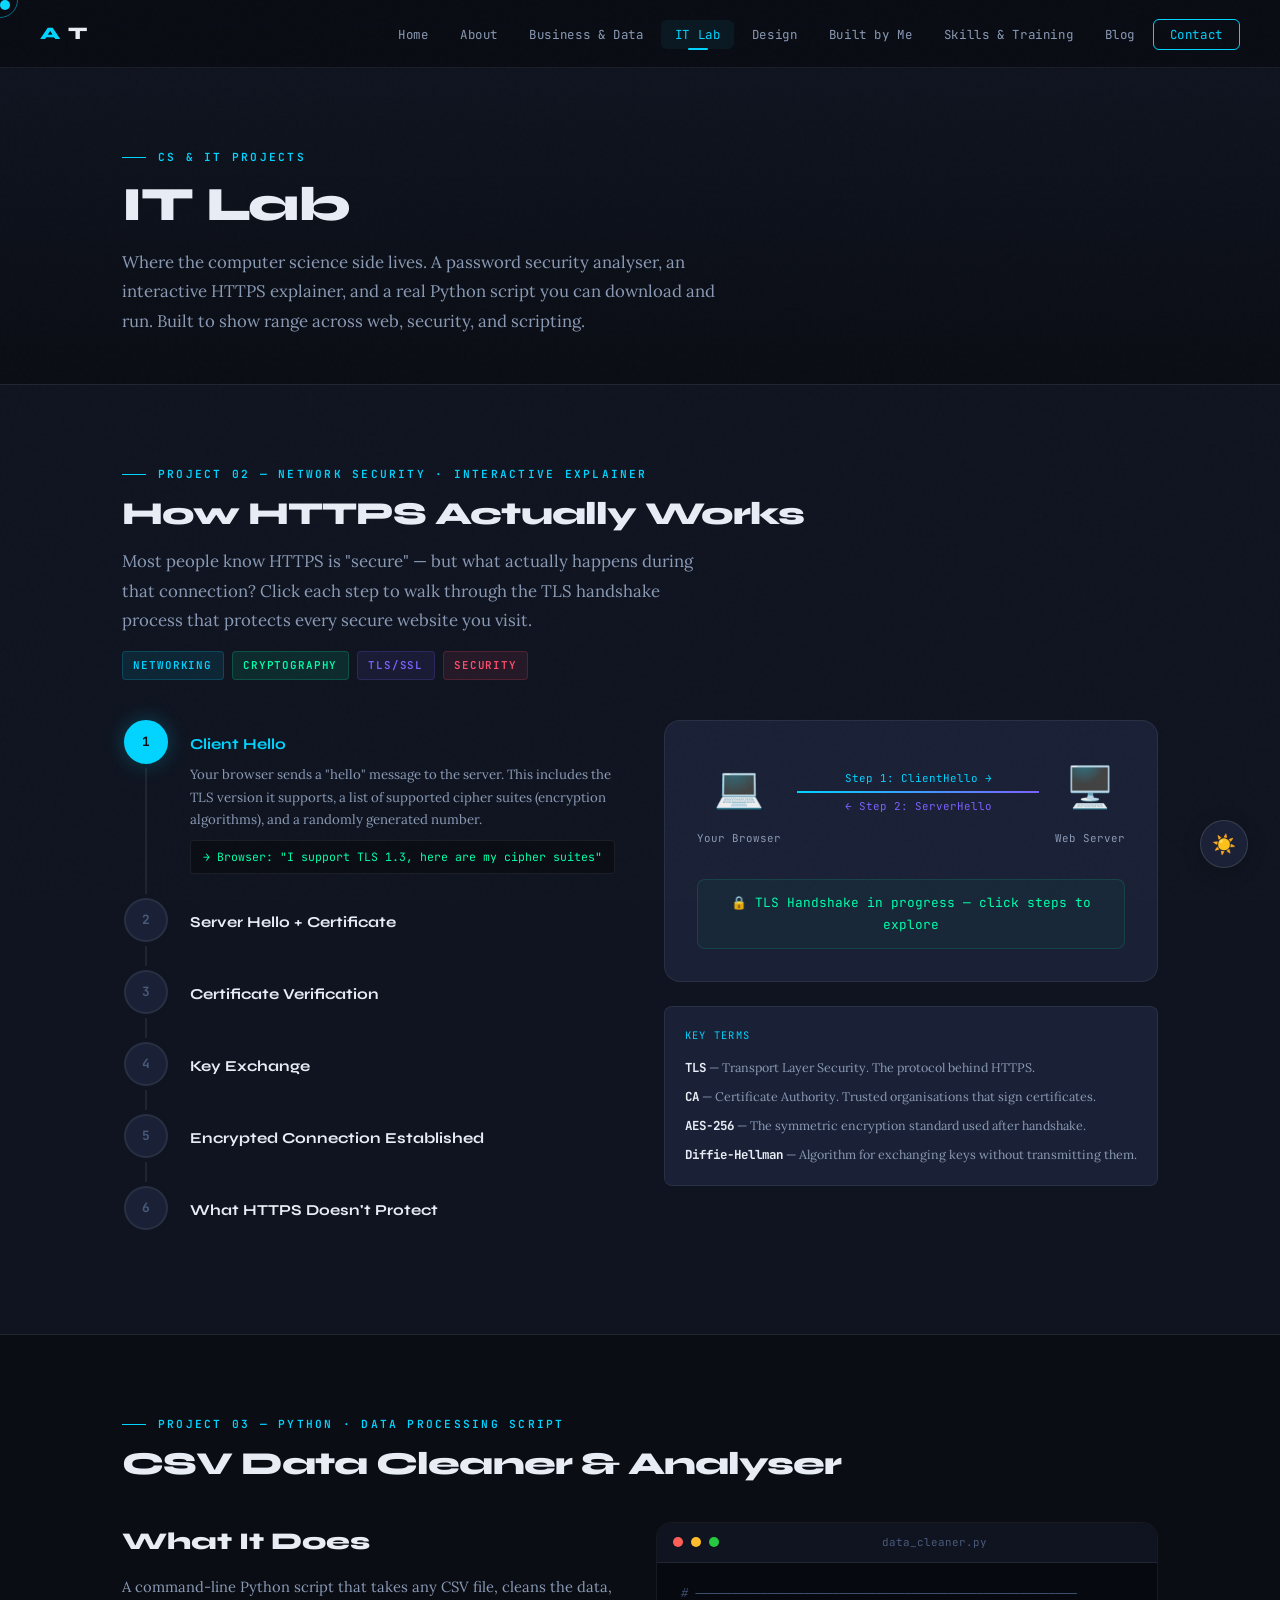
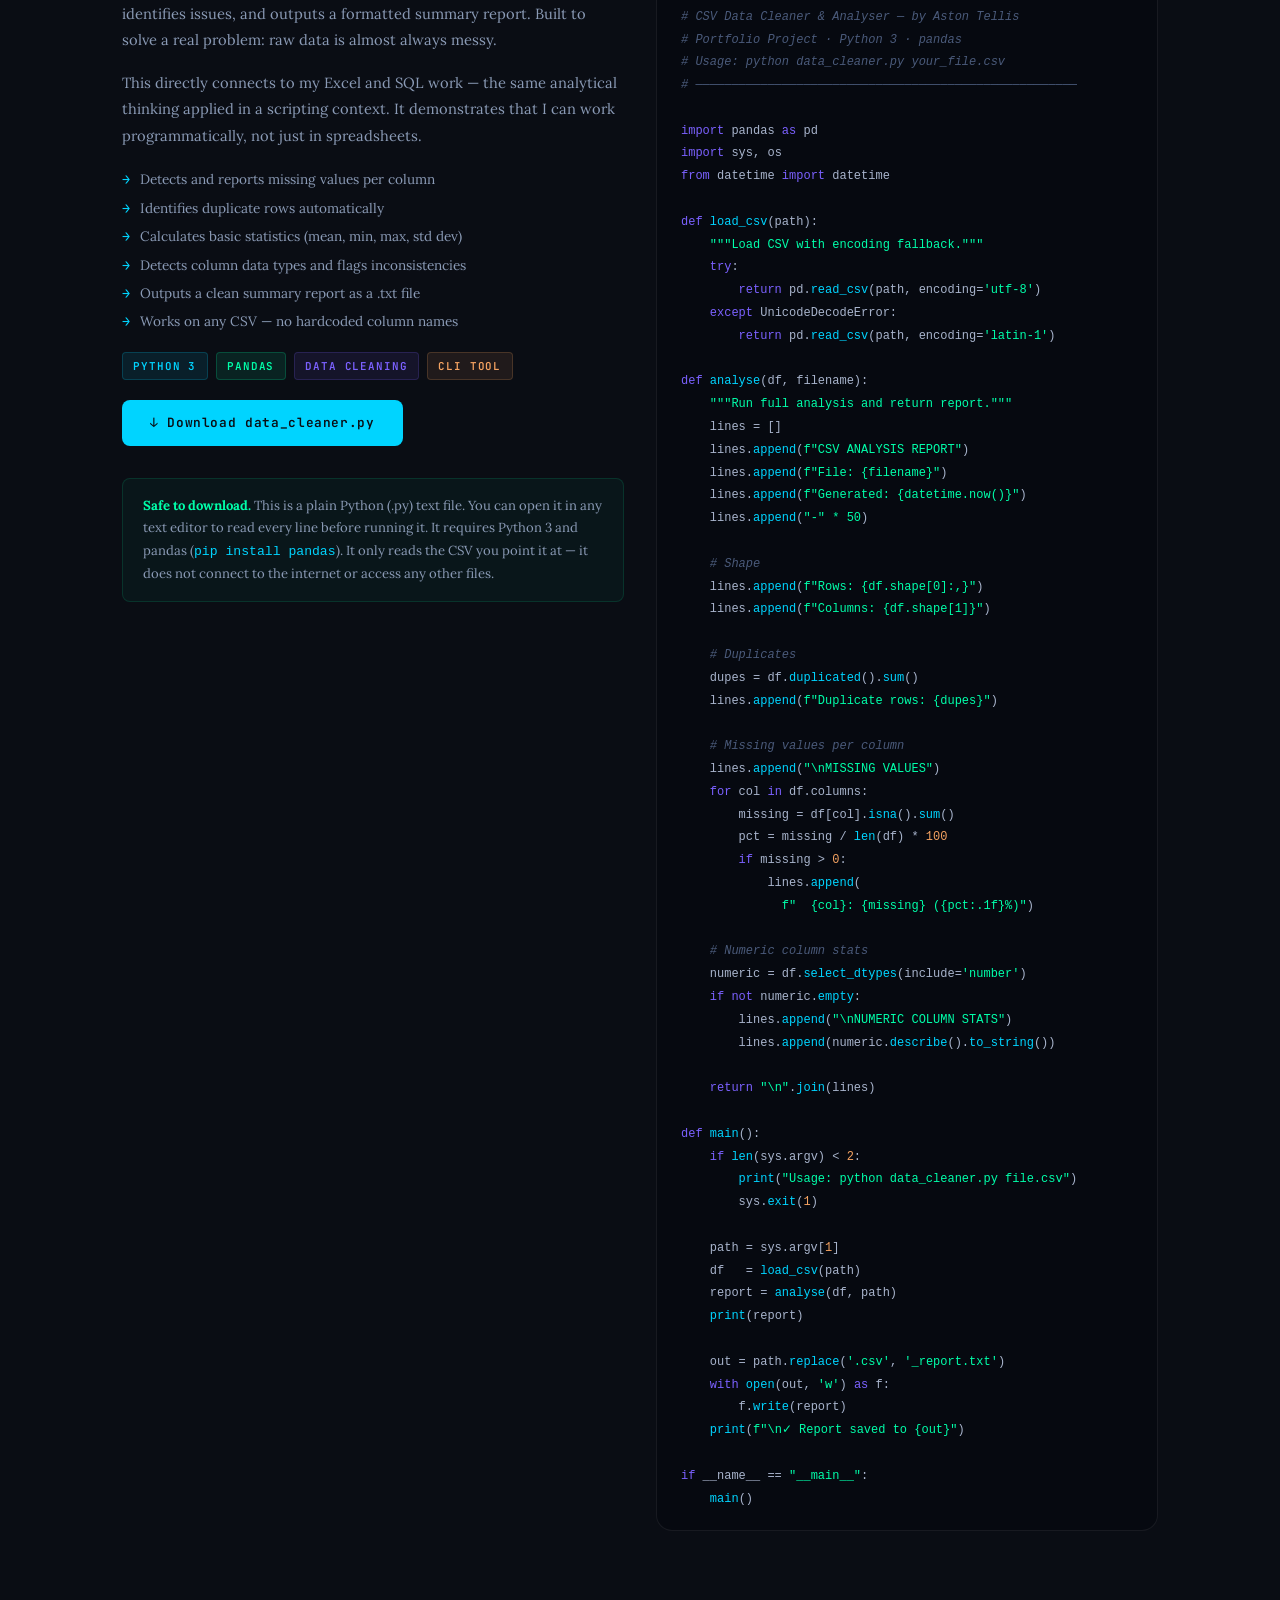
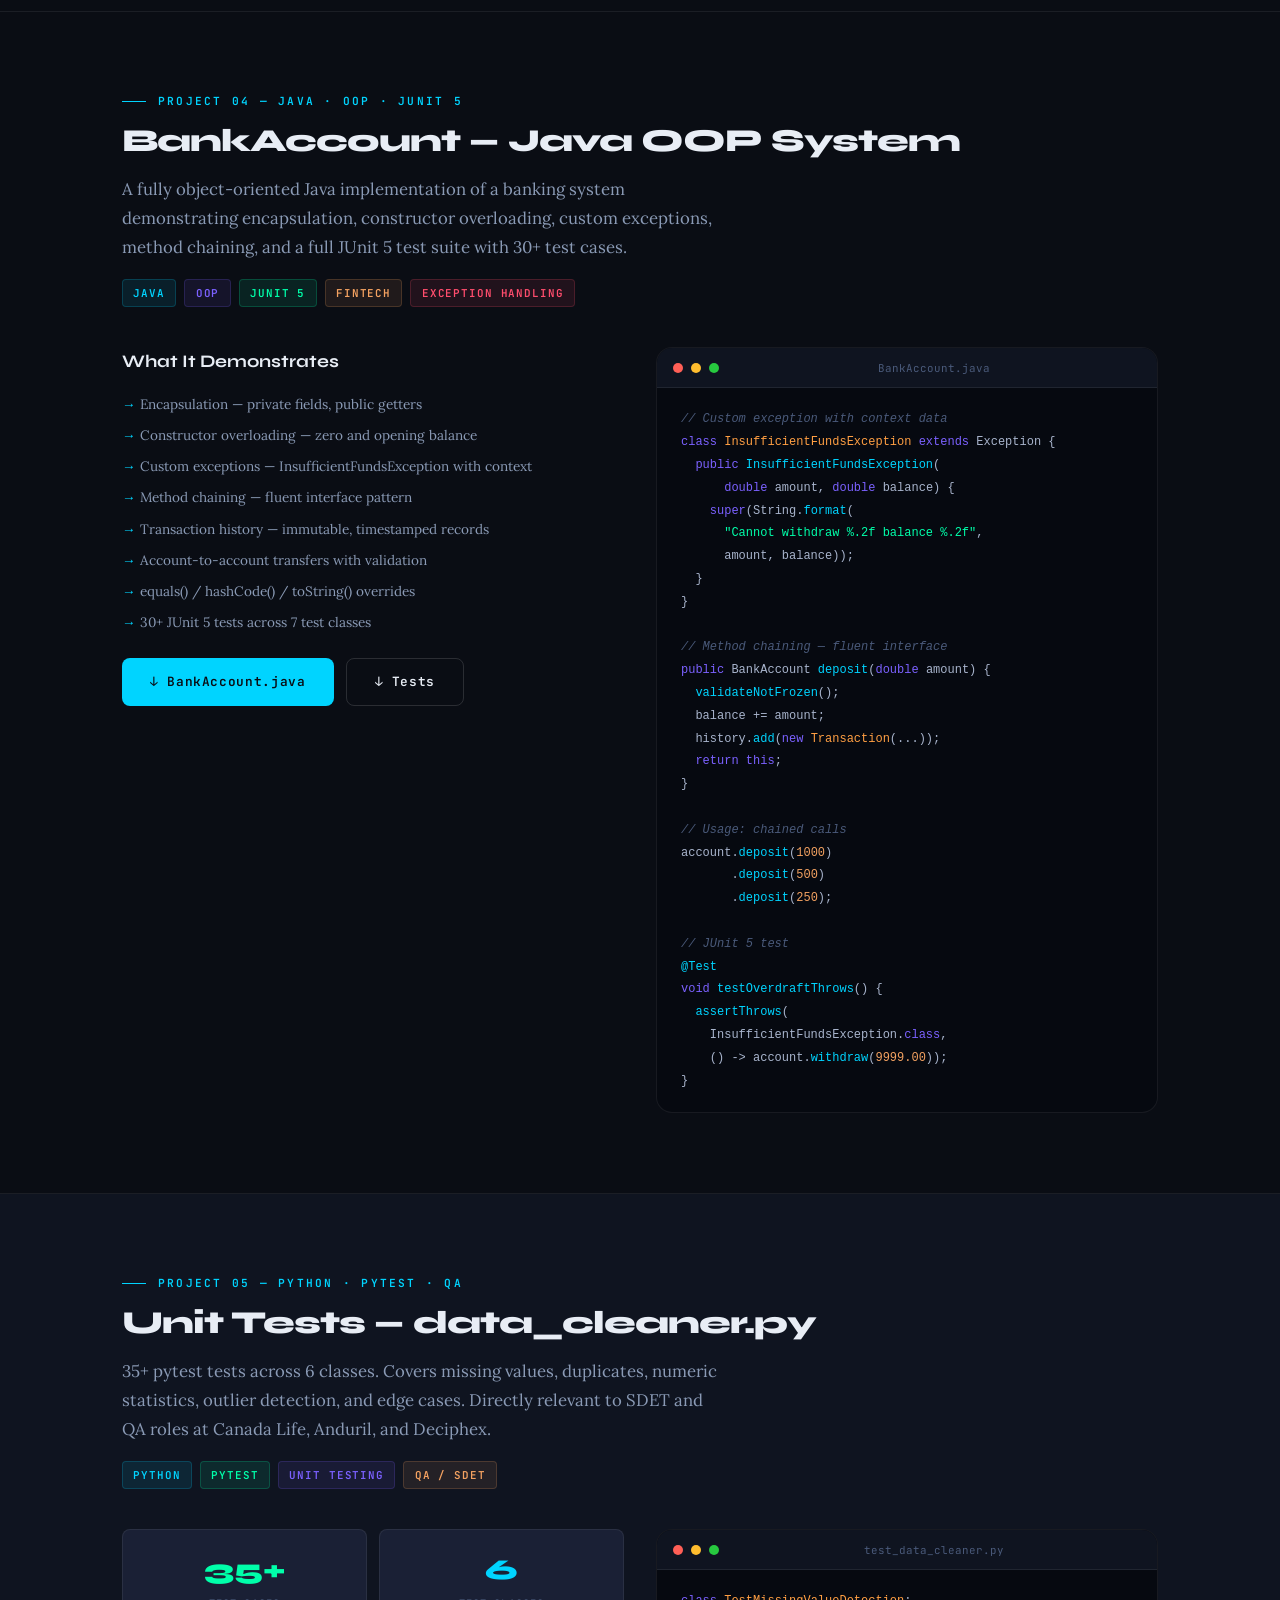
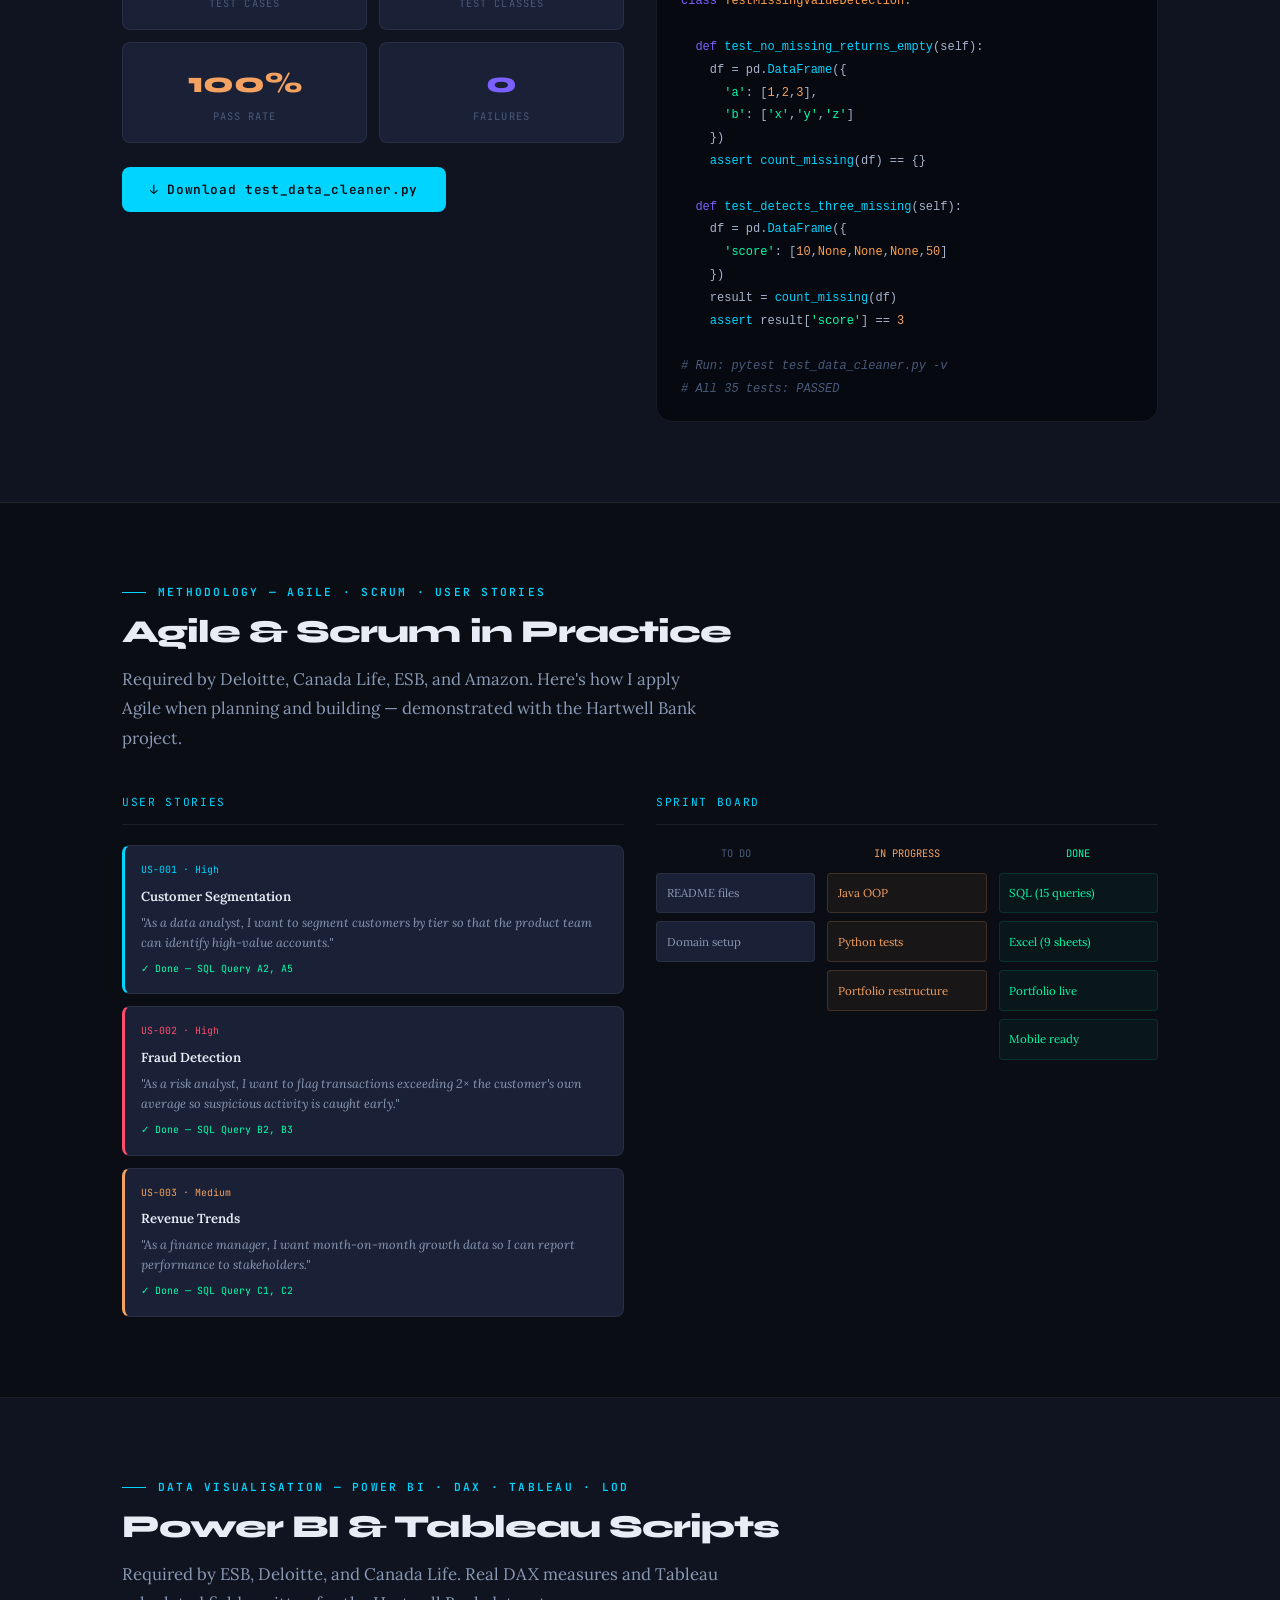
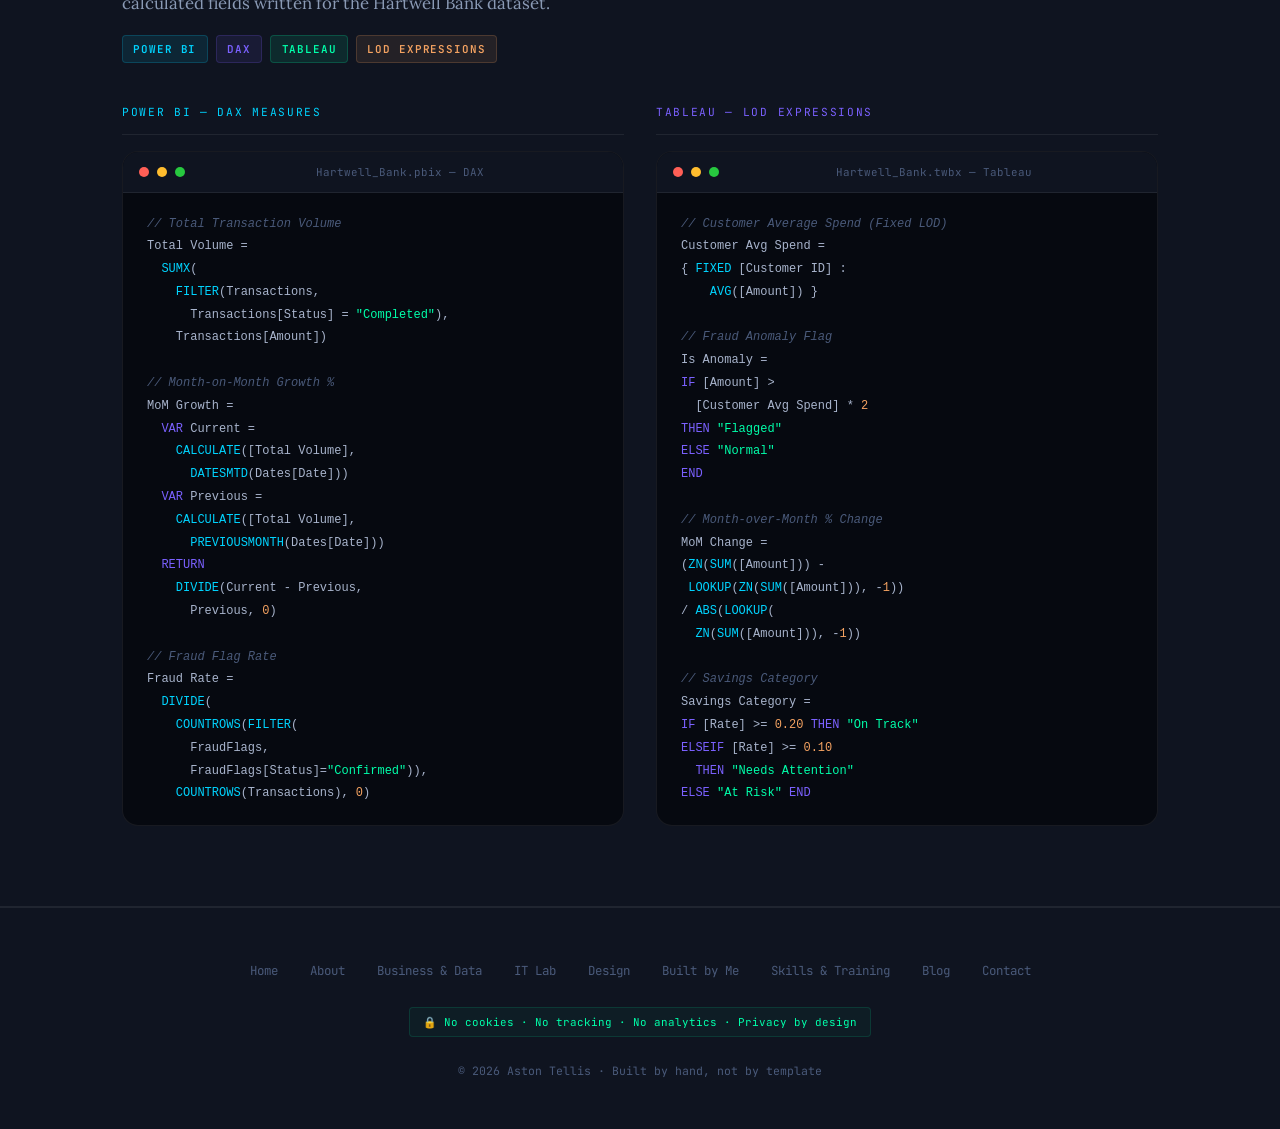
<file: it-projects.html>
<!DOCTYPE html>
<html lang="en">
<head>
  <meta charset="UTF-8"/>
  <meta name="viewport" content="width=device-width, initial-scale=1.0"/>
  <title>IT Lab Projects — Aston Tellis</title>
  <link rel="stylesheet" href="style.css"/>
  <style>
    .page-hero {
      padding: 5rem 0 3rem;
      background: linear-gradient(180deg, var(--bg2) 0%, var(--bg) 100%);
      border-bottom: 1px solid var(--border);
    }

    .it-section {
      padding: 5rem 0;
      border-bottom: 1px solid var(--border);
    }

    .it-section:nth-child(even) { background: var(--bg2); }

    /* ══════════════════════════════════════════════════════════
       PASSWORD STRENGTH CHECKER
    ══════════════════════════════════════════════════════════ */
    .pw-container {
      max-width: 640px;
      margin: 0 auto;
    }

    .pw-card {
      background: var(--surface);
      border: 1px solid var(--border);
      border-radius: var(--radius2);
      overflow: hidden;
    }

    .pw-header {
      background: #0f1420;
      padding: 1rem 1.5rem;
      font-family: var(--font-mono);
      font-size: 0.72rem;
      color: var(--accent);
      border-bottom: 1px solid var(--border);
      display: flex;
      align-items: center;
      gap: 0.5rem;
    }

    .pw-body { padding: 2rem; }

    .pw-input-wrap {
      position: relative;
      margin-bottom: 1.5rem;
    }

    .pw-input {
      width: 100%;
      background: var(--bg);
      border: 1px solid var(--border);
      border-radius: var(--radius);
      padding: 0.85rem 3rem 0.85rem 1rem;
      font-family: var(--font-mono);
      font-size: 1rem;
      color: var(--text);
      letter-spacing: 0.1em;
      outline: none;
      transition: border-color 0.2s ease;
    }

    .pw-input:focus { border-color: var(--accent); }

    .pw-toggle {
      position: absolute;
      right: 0.75rem; top: 50%;
      transform: translateY(-50%);
      background: none;
      border: none;
      cursor: pointer;
      font-size: 1rem;
      color: var(--text3);
      transition: color 0.2s;
    }

    .pw-toggle:hover { color: var(--accent); }

    /* Strength meter */
    .strength-meter {
      display: grid;
      grid-template-columns: repeat(5, 1fr);
      gap: 4px;
      margin-bottom: 0.6rem;
    }

    .strength-bar {
      height: 6px;
      border-radius: 3px;
      background: var(--bg);
      transition: background 0.3s ease;
    }

    .strength-label {
      font-family: var(--font-mono);
      font-size: 0.72rem;
      margin-bottom: 1.5rem;
      color: var(--text3);
    }

    /* Criteria checklist */
    .pw-criteria {
      display: grid;
      grid-template-columns: 1fr 1fr;
      gap: 0.5rem;
      margin-bottom: 1.5rem;
    }

    .criterion {
      display: flex;
      align-items: center;
      gap: 0.5rem;
      font-family: var(--font-mono);
      font-size: 0.72rem;
      color: var(--text3);
      transition: color 0.2s ease;
    }

    .criterion.met { color: var(--accent3); }

    .criterion-icon {
      width: 18px; height: 18px;
      border-radius: 50%;
      border: 1px solid var(--border);
      display: flex;
      align-items: center;
      justify-content: center;
      font-size: 0.6rem;
      flex-shrink: 0;
      transition: all 0.2s ease;
    }

    .criterion.met .criterion-icon {
      background: var(--accent3);
      border-color: var(--accent3);
      color: var(--bg);
    }

    /* Time to crack */
    .crack-time {
      background: var(--bg);
      border: 1px solid var(--border);
      border-radius: var(--radius);
      padding: 1rem 1.25rem;
      font-family: var(--font-mono);
      font-size: 0.78rem;
      display: flex;
      justify-content: space-between;
      align-items: center;
      margin-bottom: 1rem;
    }

    .crack-time-label { color: var(--text2); }
    .crack-time-value { font-weight: 700; color: var(--accent); }

    /* Suggestions */
    .pw-suggestions {
      font-size: 0.82rem;
      color: var(--text2);
      line-height: 1.7;
    }

    /* ══════════════════════════════════════════════════════════
       HTTPS EXPLAINER
    ══════════════════════════════════════════════════════════ */
    .https-visual {
      position: relative;
      margin: 2rem 0;
    }

    .https-steps {
      display: flex;
      flex-direction: column;
      gap: 0;
    }

    .https-step {
      display: grid;
      grid-template-columns: 48px 1fr;
      gap: 1.25rem;
      align-items: stretch;
      cursor: pointer;
    }

    .https-step-left {
      display: flex;
      flex-direction: column;
      align-items: center;
    }

    .https-step-num {
      width: 44px; height: 44px;
      border-radius: 50%;
      background: var(--surface);
      border: 2px solid var(--border);
      display: flex;
      align-items: center;
      justify-content: center;
      font-family: var(--font-mono);
      font-size: 0.8rem;
      font-weight: 700;
      color: var(--text3);
      transition: all 0.3s ease;
      flex-shrink: 0;
      z-index: 1;
    }

    .https-step.active .https-step-num {
      background: var(--accent);
      border-color: var(--accent);
      color: var(--bg);
      box-shadow: 0 0 20px #00d4ff40;
    }

    .https-step-line {
      flex: 1;
      width: 2px;
      background: var(--border);
      margin: 4px 0;
      min-height: 20px;
    }

    .https-step:last-child .https-step-line { display: none; }

    .https-step-content {
      padding: 0.75rem 0 1.5rem;
    }

    .https-step-title {
      font-family: var(--font-display);
      font-weight: 700;
      font-size: 0.95rem;
      color: var(--text);
      margin-bottom: 0.4rem;
      transition: color 0.2s;
    }

    .https-step.active .https-step-title { color: var(--accent); }

    .https-step-desc {
      font-size: 0.83rem;
      color: var(--text2);
      line-height: 1.7;
      max-height: 0;
      overflow: hidden;
      transition: max-height 0.4s ease;
    }

    .https-step.active .https-step-desc { max-height: 200px; }

    .https-code {
      font-family: var(--font-mono);
      font-size: 0.72rem;
      background: var(--bg);
      border: 1px solid var(--border);
      border-radius: 4px;
      padding: 0.4rem 0.75rem;
      margin-top: 0.5rem;
      color: var(--accent3);
      display: inline-block;
    }

    /* ══════════════════════════════════════════════════════════
       PYTHON PROJECT SHOWCASE
    ══════════════════════════════════════════════════════════ */
    .python-layout {
      display: grid;
      grid-template-columns: 1fr 1fr;
      gap: 2rem;
      align-items: start;
    }

    .python-about h3 {
      font-family: var(--font-display);
      font-size: 1.5rem;
      font-weight: 800;
      color: var(--text);
      margin-bottom: 0.75rem;
    }

    .python-about p {
      color: var(--text2);
      line-height: 1.8;
      margin-bottom: 1rem;
      font-size: 0.92rem;
    }

    .python-features {
      display: flex;
      flex-direction: column;
      gap: 0.5rem;
      margin: 1.25rem 0;
    }

    .python-feature {
      display: flex;
      align-items: flex-start;
      gap: 0.6rem;
      font-size: 0.85rem;
      color: var(--text2);
      line-height: 1.5;
    }

    .python-feature::before {
      content: '→';
      color: var(--accent);
      font-family: var(--font-mono);
      flex-shrink: 0;
    }

    .code-window {
      background: #060910;
      border: 1px solid var(--border);
      border-radius: var(--radius2);
      overflow: hidden;
    }

    .code-window-bar {
      background: #0f1420;
      padding: 0.65rem 1rem;
      display: flex;
      align-items: center;
      gap: 0.5rem;
      border-bottom: 1px solid var(--border);
    }

    .code-dot { width: 10px; height: 10px; border-radius: 50%; }
    .code-dot.r { background: #ff5f56; }
    .code-dot.y { background: #ffbd2e; }
    .code-dot.g { background: #27c93f; }

    .code-filename {
      font-family: var(--font-mono);
      font-size: 0.68rem;
      color: var(--text3);
      margin-left: auto;
      margin-right: auto;
    }

    .code-body {
      padding: 1.25rem 1.5rem;
      font-family: var(--font-mono);
      font-size: 0.75rem;
      line-height: 1.9;
      color: #a8b4cc;
      overflow-x: auto;
    }

    .py-kw  { color: #7b61ff; }
    .py-fn  { color: #00d4ff; }
    .py-str { color: #00ffaa; }
    .py-cm  { color: #4a5a7a; font-style: italic; }
    .py-num { color: #f4a261; }
    .py-cls { color: #ff9f43; }

    .download-note {
      background: #00ffaa0a;
      border: 1px solid #00ffaa20;
      border-radius: var(--radius);
      padding: 1rem 1.25rem;
      font-size: 0.82rem;
      color: var(--text2);
      line-height: 1.7;
      margin-top: 1.25rem;
    }

    .download-note strong { color: var(--accent3); }

    @media (max-width: 768px) {
      .python-layout { grid-template-columns: 1fr; }
      .pw-criteria { grid-template-columns: 1fr; }
    }
  </style>
</head>
<body>

  <div class="cursor"></div>
  <div class="cursor-ring"></div>

  <div class="loading-screen" id="loading-screen">
    <div class="loading-inner">
      <div class="loading-logo">AT</div>
      <div class="loading-bar"><div class="loading-fill"></div></div>
      <div class="loading-text">Loading...</div>
    </div>
  </div>

  <nav>
    <a class="nav-logo" href="index.html"><span>A</span>T</a>
    <ul class="nav-links">
      <li><a href="index.html">Home</a></li>
      <li><a href="about.html">About</a></li>
      <li><a href="projects.html">Business &amp; Data</a></li>
      <li><a href="it-projects.html" class="active">IT Lab</a></li>
      <li><a href="animations.html">Design</a></li>
      <li><a href="tools.html">Built by Me</a></li>
      <li><a href="skills.html">Skills &amp; Training</a></li>
      <li><a href="blog.html">Blog</a></li>
      <li><a href="contact.html" class="nav-cta">Contact</a></li>
    </ul>
    <button class="nav-hamburger" aria-label="Open navigation menu" aria-expanded="false" aria-controls="nav-drawer">
      <span class="bar"></span>
      <span class="bar"></span>
      <span class="bar"></span>
      <span class="menu-label">Menu</span>
    </button>
  </nav>

  <!-- Mobile nav overlay -->
  <div class="nav-overlay" id="nav-overlay"></div>

  <!-- Mobile nav drawer -->
  <div class="nav-drawer" id="nav-drawer" role="dialog" aria-label="Navigation menu">
    <ul class="drawer-links">
          <li><a href="index.html">Home</a></li>
          <li><a href="about.html">About</a></li>
          <li><a href="projects.html">Business &amp; Data</a></li>
          <li><a href="it-projects.html" class="active">IT Lab</a></li>
          <li><a href="animations.html">Design</a></li>
          <li><a href="tools.html">Built by Me</a></li>
          <li><a href="skills.html">Skills &amp; Training</a></li>
          <li><a href="blog.html">Blog</a></li>
          <li><a href="contact.html" class="drawer-cta">Contact</a></li>
    </ul>
    <div class="drawer-divider"></div>
    <div class="drawer-footer">
      🔒 No cookies · No tracking · Privacy by design
    </div>
  </div>

  <div class="page">
    <div class="page-hero">
      <div class="container fade-up">
        <div class="section-label">CS & IT Projects</div>
        <h1 class="section-title">IT Lab</h1>
        <p class="section-subtitle">
          Where the computer science side lives. A password security analyser,
          an interactive HTTPS explainer, and a real Python script you can download and run.
          Built to show range across web, security, and scripting.
        </p>
      </div>
    </div>

    <!-- ══════════════════════════════════════════════════════
         HTTPS EXPLAINER
    ══════════════════════════════════════════════════════════ -->
    <section class="it-section">
      <div class="container">
        <div class="fade-up" style="margin-bottom:2.5rem">
          <div class="section-label">Project 02 — Network Security · Interactive Explainer</div>
          <h2 class="section-title" style="font-size:2rem">How HTTPS Actually Works</h2>
          <p class="section-subtitle">
            Most people know HTTPS is "secure" — but what actually happens during that connection?
            Click each step to walk through the TLS handshake process that protects every
            secure website you visit.
          </p>
          <div style="margin-top:1rem;display:flex;gap:0.5rem;flex-wrap:wrap">
            <span class="tag tag-blue">Networking</span>
            <span class="tag tag-green">Cryptography</span>
            <span class="tag tag-purple">TLS/SSL</span>
            <span class="tag tag-red">Security</span>
          </div>
        </div>

        <div style="display:grid;grid-template-columns:1fr 1fr;gap:3rem;align-items:start" class="fade-up">
          <div class="https-steps" id="https-steps">

            <div class="https-step active" onclick="setStep(0)">
              <div class="https-step-left">
                <div class="https-step-num">1</div>
                <div class="https-step-line"></div>
              </div>
              <div class="https-step-content">
                <div class="https-step-title">Client Hello</div>
                <div class="https-step-desc">
                  Your browser sends a "hello" message to the server. This includes the TLS version it supports,
                  a list of supported cipher suites (encryption algorithms), and a randomly generated number.
                  <div class="https-code">→ Browser: "I support TLS 1.3, here are my cipher suites"</div>
                </div>
              </div>
            </div>

            <div class="https-step" onclick="setStep(1)">
              <div class="https-step-left">
                <div class="https-step-num">2</div>
                <div class="https-step-line"></div>
              </div>
              <div class="https-step-content">
                <div class="https-step-title">Server Hello + Certificate</div>
                <div class="https-step-desc">
                  The server responds with its chosen cipher suite and sends its SSL/TLS certificate —
                  a digital document issued by a Certificate Authority (CA) that proves the server's identity.
                  <div class="https-code">← Server: "Using AES-256, here is my certificate"</div>
                </div>
              </div>
            </div>

            <div class="https-step" onclick="setStep(2)">
              <div class="https-step-left">
                <div class="https-step-num">3</div>
                <div class="https-step-line"></div>
              </div>
              <div class="https-step-content">
                <div class="https-step-title">Certificate Verification</div>
                <div class="https-step-desc">
                  Your browser checks the certificate against a list of trusted Certificate Authorities
                  built into your OS and browser. It verifies the certificate hasn't expired,
                  matches the domain, and hasn't been revoked.
                  <div class="https-code">Browser checks: Valid CA? ✓ Not expired? ✓ Domain match? ✓</div>
                </div>
              </div>
            </div>

            <div class="https-step" onclick="setStep(3)">
              <div class="https-step-left">
                <div class="https-step-num">4</div>
                <div class="https-step-line"></div>
              </div>
              <div class="https-step-content">
                <div class="https-step-title">Key Exchange</div>
                <div class="https-step-desc">
                  Using asymmetric cryptography (the server's public key), the browser and server
                  negotiate a shared "session key" without ever transmitting it over the network.
                  This uses Diffie-Hellman key exchange — mathematically clever.
                  <div class="https-code">Both sides derive the same session key independently</div>
                </div>
              </div>
            </div>

            <div class="https-step" onclick="setStep(4)">
              <div class="https-step-left">
                <div class="https-step-num">5</div>
                <div class="https-step-line"></div>
              </div>
              <div class="https-step-content">
                <div class="https-step-title">Encrypted Connection Established</div>
                <div class="https-step-desc">
                  Both sides confirm the handshake with a "Finished" message encrypted with the session key.
                  All subsequent communication uses fast symmetric encryption (AES).
                  The 🔒 padlock appears in your browser.
                  <div class="https-code">→ All data now encrypted with AES-256 symmetric key</div>
                </div>
              </div>
            </div>

            <div class="https-step" onclick="setStep(5)">
              <div class="https-step-left">
                <div class="https-step-num">6</div>
                <div class="https-step-line"></div>
              </div>
              <div class="https-step-content">
                <div class="https-step-title">What HTTPS Doesn't Protect</div>
                <div class="https-step-desc">
                  HTTPS encrypts the content of your communication but NOT the fact that you visited
                  a site (your ISP still sees the domain), metadata, or what the website does with
                  your data once received. It's transport security, not end-to-end privacy.
                  <div class="https-code">⚠ Your ISP still knows: you visited astontellis.github.io</div>
                </div>
              </div>
            </div>

          </div>

          <!-- Visual diagram -->
          <div>
            <div style="background:var(--surface);border:1px solid var(--border);border-radius:var(--radius2);padding:2rem;text-align:center">
              <div style="display:flex;justify-content:space-around;align-items:flex-start;gap:1rem;margin-bottom:2rem">
                <div style="text-align:center">
                  <div style="font-size:2.5rem;margin-bottom:0.5rem">💻</div>
                  <div style="font-family:var(--font-mono);font-size:0.68rem;color:var(--text2)">Your Browser</div>
                </div>
                <div style="flex:1;display:flex;flex-direction:column;align-items:center;justify-content:center;padding-top:1rem">
                  <div id="https-arrow" style="font-family:var(--font-mono);font-size:0.68rem;color:var(--accent);margin-bottom:0.25rem;transition:all 0.3s">Step 1: ClientHello →</div>
                  <div style="height:2px;width:100%;background:linear-gradient(90deg,var(--accent),var(--accent2))"></div>
                  <div id="https-arrow2" style="font-family:var(--font-mono);font-size:0.68rem;color:var(--accent2);margin-top:0.25rem;transition:all 0.3s">← Step 2: ServerHello</div>
                </div>
                <div style="text-align:center">
                  <div style="font-size:2.5rem;margin-bottom:0.5rem">🖥️</div>
                  <div style="font-family:var(--font-mono);font-size:0.68rem;color:var(--text2)">Web Server</div>
                </div>
              </div>
              <div id="https-status" style="font-family:var(--font-mono);font-size:0.8rem;color:var(--accent3);background:#00ffaa0a;border:1px solid #00ffaa20;border-radius:var(--radius);padding:0.75rem;margin-top:0.5rem">
                🔒 TLS Handshake in progress — click steps to explore
              </div>
            </div>

            <div style="margin-top:1.5rem;background:var(--surface);border:1px solid var(--border);border-radius:var(--radius);padding:1.25rem">
              <div style="font-family:var(--font-mono);font-size:0.65rem;color:var(--accent);text-transform:uppercase;letter-spacing:0.12em;margin-bottom:0.75rem">Key Terms</div>
              <div style="display:flex;flex-direction:column;gap:0.5rem;font-size:0.78rem;color:var(--text2)">
                <div><strong style="color:var(--text);font-family:var(--font-mono)">TLS</strong> — Transport Layer Security. The protocol behind HTTPS.</div>
                <div><strong style="color:var(--text);font-family:var(--font-mono)">CA</strong> — Certificate Authority. Trusted organisations that sign certificates.</div>
                <div><strong style="color:var(--text);font-family:var(--font-mono)">AES-256</strong> — The symmetric encryption standard used after handshake.</div>
                <div><strong style="color:var(--text);font-family:var(--font-mono)">Diffie-Hellman</strong> — Algorithm for exchanging keys without transmitting them.</div>
              </div>
            </div>
          </div>
        </div>
      </div>
    </section>

    <!-- ══════════════════════════════════════════════════════
         PYTHON PROJECT
    ══════════════════════════════════════════════════════════ -->
    <section class="it-section">
      <div class="container">
        <div class="fade-up" style="margin-bottom:2.5rem">
          <div class="section-label">Project 03 — Python · Data Processing Script</div>
          <h2 class="section-title" style="font-size:2rem">CSV Data Cleaner & Analyser</h2>
        </div>

        <div class="python-layout fade-up">
          <div class="python-about">
            <h3>What It Does</h3>
            <p>
              A command-line Python script that takes any CSV file, cleans the data,
              identifies issues, and outputs a formatted summary report. Built to solve
              a real problem: raw data is almost always messy.
            </p>
            <p>
              This directly connects to my Excel and SQL work — the same analytical
              thinking applied in a scripting context. It demonstrates that I can
              work programmatically, not just in spreadsheets.
            </p>

            <div class="python-features">
              <div class="python-feature">Detects and reports missing values per column</div>
              <div class="python-feature">Identifies duplicate rows automatically</div>
              <div class="python-feature">Calculates basic statistics (mean, min, max, std dev)</div>
              <div class="python-feature">Detects column data types and flags inconsistencies</div>
              <div class="python-feature">Outputs a clean summary report as a .txt file</div>
              <div class="python-feature">Works on any CSV — no hardcoded column names</div>
            </div>

            <div style="display:flex;gap:0.5rem;flex-wrap:wrap;margin-bottom:1.25rem">
              <span class="tag tag-blue">Python 3</span>
              <span class="tag tag-green">pandas</span>
              <span class="tag tag-purple">Data Cleaning</span>
              <span class="tag tag-gold">CLI Tool</span>
            </div>

            <a href="data_cleaner.py" download class="btn btn-primary" style="margin-bottom:0.75rem">
              ↓ Download data_cleaner.py
            </a>

            <div class="download-note">
              <strong>Safe to download.</strong> This is a plain Python (.py) text file.
              You can open it in any text editor to read every line before running it.
              It requires Python 3 and pandas (<code style="color:var(--accent)">pip install pandas</code>).
              It only reads the CSV you point it at — it does not connect to the internet
              or access any other files.
            </div>
          </div>

          <!-- Code preview -->
          <div class="code-window">
            <div class="code-window-bar">
              <div class="code-dot r"></div>
              <div class="code-dot y"></div>
              <div class="code-dot g"></div>
              <span class="code-filename">data_cleaner.py</span>
            </div>
            <div class="code-body"><pre><span class="py-cm"># ─────────────────────────────────────────────────────</span>
<span class="py-cm"># CSV Data Cleaner & Analyser — by Aston Tellis</span>
<span class="py-cm"># Portfolio Project · Python 3 · pandas</span>
<span class="py-cm"># Usage: python data_cleaner.py your_file.csv</span>
<span class="py-cm"># ─────────────────────────────────────────────────────</span>

<span class="py-kw">import</span> pandas <span class="py-kw">as</span> pd
<span class="py-kw">import</span> sys, os
<span class="py-kw">from</span> datetime <span class="py-kw">import</span> datetime

<span class="py-kw">def</span> <span class="py-fn">load_csv</span>(path):
    <span class="py-str">"""Load CSV with encoding fallback."""</span>
    <span class="py-kw">try</span>:
        <span class="py-kw">return</span> pd.<span class="py-fn">read_csv</span>(path, encoding=<span class="py-str">'utf-8'</span>)
    <span class="py-kw">except</span> UnicodeDecodeError:
        <span class="py-kw">return</span> pd.<span class="py-fn">read_csv</span>(path, encoding=<span class="py-str">'latin-1'</span>)

<span class="py-kw">def</span> <span class="py-fn">analyse</span>(df, filename):
    <span class="py-str">"""Run full analysis and return report."""</span>
    lines = []
    lines.<span class="py-fn">append</span>(<span class="py-str">f"CSV ANALYSIS REPORT"</span>)
    lines.<span class="py-fn">append</span>(<span class="py-str">f"File: {filename}"</span>)
    lines.<span class="py-fn">append</span>(<span class="py-str">f"Generated: {datetime.now()}"</span>)
    lines.<span class="py-fn">append</span>(<span class="py-str">"-" * 50</span>)

    <span class="py-cm"># Shape</span>
    lines.<span class="py-fn">append</span>(<span class="py-str">f"Rows: {df.shape[0]:,}"</span>)
    lines.<span class="py-fn">append</span>(<span class="py-str">f"Columns: {df.shape[1]}"</span>)

    <span class="py-cm"># Duplicates</span>
    dupes = df.<span class="py-fn">duplicated</span>().<span class="py-fn">sum</span>()
    lines.<span class="py-fn">append</span>(<span class="py-str">f"Duplicate rows: {dupes}"</span>)

    <span class="py-cm"># Missing values per column</span>
    lines.<span class="py-fn">append</span>(<span class="py-str">"\nMISSING VALUES"</span>)
    <span class="py-kw">for</span> col <span class="py-kw">in</span> df.columns:
        missing = df[col].<span class="py-fn">isna</span>().<span class="py-fn">sum</span>()
        pct = missing / <span class="py-fn">len</span>(df) * <span class="py-num">100</span>
        <span class="py-kw">if</span> missing > <span class="py-num">0</span>:
            lines.<span class="py-fn">append</span>(
              <span class="py-str">f"  {col}: {missing} ({pct:.1f}%)"</span>)

    <span class="py-cm"># Numeric column stats</span>
    numeric = df.<span class="py-fn">select_dtypes</span>(include=<span class="py-str">'number'</span>)
    <span class="py-kw">if not</span> numeric.<span class="py-fn">empty</span>:
        lines.<span class="py-fn">append</span>(<span class="py-str">"\nNUMERIC COLUMN STATS"</span>)
        lines.<span class="py-fn">append</span>(numeric.<span class="py-fn">describe</span>().<span class="py-fn">to_string</span>())

    <span class="py-kw">return</span> <span class="py-str">"\n"</span>.<span class="py-fn">join</span>(lines)

<span class="py-kw">def</span> <span class="py-fn">main</span>():
    <span class="py-kw">if</span> <span class="py-fn">len</span>(sys.argv) < <span class="py-num">2</span>:
        <span class="py-fn">print</span>(<span class="py-str">"Usage: python data_cleaner.py file.csv"</span>)
        sys.<span class="py-fn">exit</span>(<span class="py-num">1</span>)

    path = sys.argv[<span class="py-num">1</span>]
    df   = <span class="py-fn">load_csv</span>(path)
    report = <span class="py-fn">analyse</span>(df, path)
    <span class="py-fn">print</span>(report)

    out = path.<span class="py-fn">replace</span>(<span class="py-str">'.csv'</span>, <span class="py-str">'_report.txt'</span>)
    <span class="py-kw">with</span> <span class="py-fn">open</span>(out, <span class="py-str">'w'</span>) <span class="py-kw">as</span> f:
        f.<span class="py-fn">write</span>(report)
    <span class="py-fn">print</span>(<span class="py-str">f"\n✓ Report saved to {out}"</span>)

<span class="py-kw">if</span> __name__ == <span class="py-str">"__main__"</span>:
    <span class="py-fn">main</span>()</pre></div>
          </div>
        </div>
      </div>
    </section>

  </div>


    <!-- ══════════════════════════════════════════════════════
         JAVA OOP PROJECT
    ══════════════════════════════════════════════════════ -->
    <section class="it-section">
      <div class="container">
        <div class="fade-up" style="margin-bottom:2.5rem">
          <div class="section-label">Project 04 — Java · OOP · JUnit 5</div>
          <h2 class="section-title" style="font-size:2rem">BankAccount — Java OOP System</h2>
          <p class="section-subtitle">
            A fully object-oriented Java implementation of a banking system demonstrating
            encapsulation, constructor overloading, custom exceptions, method chaining,
            and a full JUnit 5 test suite with 30+ test cases.
          </p>
          <div style="margin-top:1rem;display:flex;gap:0.5rem;flex-wrap:wrap">
            <span class="tag tag-blue">Java</span>
            <span class="tag tag-purple">OOP</span>
            <span class="tag tag-green">JUnit 5</span>
            <span class="tag tag-gold">FinTech</span>
            <span class="tag tag-red">Exception Handling</span>
          </div>
        </div>
        <div style="display:grid;grid-template-columns:1fr 1fr;gap:2rem;align-items:start" class="fade-up">
          <div>
            <h3 style="font-family:var(--font-display);font-weight:700;font-size:1.1rem;color:var(--text);margin-bottom:1rem">What It Demonstrates</h3>
            <div style="display:flex;flex-direction:column;gap:0.5rem;margin-bottom:1.5rem">
              <div style="font-size:0.85rem;color:var(--text2)"><span style="color:var(--accent)">→</span> Encapsulation — private fields, public getters</div>
              <div style="font-size:0.85rem;color:var(--text2)"><span style="color:var(--accent)">→</span> Constructor overloading — zero and opening balance</div>
              <div style="font-size:0.85rem;color:var(--text2)"><span style="color:var(--accent)">→</span> Custom exceptions — InsufficientFundsException with context</div>
              <div style="font-size:0.85rem;color:var(--text2)"><span style="color:var(--accent)">→</span> Method chaining — fluent interface pattern</div>
              <div style="font-size:0.85rem;color:var(--text2)"><span style="color:var(--accent)">→</span> Transaction history — immutable, timestamped records</div>
              <div style="font-size:0.85rem;color:var(--text2)"><span style="color:var(--accent)">→</span> Account-to-account transfers with validation</div>
              <div style="font-size:0.85rem;color:var(--text2)"><span style="color:var(--accent)">→</span> equals() / hashCode() / toString() overrides</div>
              <div style="font-size:0.85rem;color:var(--text2)"><span style="color:var(--accent)">→</span> 30+ JUnit 5 tests across 7 test classes</div>
            </div>
            <div style="display:flex;gap:0.75rem;flex-wrap:wrap">
              <a href="BankAccount.java" download class="btn btn-primary">↓ BankAccount.java</a>
              <a href="BankAccountTest.java" download class="btn btn-ghost">↓ Tests</a>
            </div>
          </div>
          <div class="code-window">
            <div class="code-window-bar">
              <div class="code-dot r"></div><div class="code-dot y"></div><div class="code-dot g"></div>
              <span class="code-filename">BankAccount.java</span>
            </div>
            <div class="code-body"><pre><span class="py-cm">// Custom exception with context data</span>
<span class="py-kw">class</span> <span class="py-cls">InsufficientFundsException</span> <span class="py-kw">extends</span> Exception {
  <span class="py-kw">public</span> <span class="py-fn">InsufficientFundsException</span>(
      <span class="py-kw">double</span> amount, <span class="py-kw">double</span> balance) {
    <span class="py-kw">super</span>(String.<span class="py-fn">format</span>(
      <span class="py-str">"Cannot withdraw %.2f balance %.2f"</span>,
      amount, balance));
  }
}

<span class="py-cm">// Method chaining — fluent interface</span>
<span class="py-kw">public</span> BankAccount <span class="py-fn">deposit</span>(<span class="py-kw">double</span> amount) {
  <span class="py-fn">validateNotFrozen</span>();
  balance += amount;
  history.<span class="py-fn">add</span>(<span class="py-kw">new</span> <span class="py-cls">Transaction</span>(...));
  <span class="py-kw">return this</span>;
}

<span class="py-cm">// Usage: chained calls</span>
account.<span class="py-fn">deposit</span>(<span class="py-num">1000</span>)
       .<span class="py-fn">deposit</span>(<span class="py-num">500</span>)
       .<span class="py-fn">deposit</span>(<span class="py-num">250</span>);

<span class="py-cm">// JUnit 5 test</span>
<span class="py-fn">@Test</span>
<span class="py-kw">void</span> <span class="py-fn">testOverdraftThrows</span>() {
  <span class="py-fn">assertThrows</span>(
    InsufficientFundsException.<span class="py-kw">class</span>,
    () -&gt; account.<span class="py-fn">withdraw</span>(<span class="py-num">9999.00</span>));
}</pre></div>
          </div>
        </div>
      </div>
    </section>

    <!-- ══════════════════════════════════════════════════════
         PYTHON UNIT TESTS
    ══════════════════════════════════════════════════════ -->
    <section class="it-section">
      <div class="container">
        <div class="fade-up" style="margin-bottom:2.5rem">
          <div class="section-label">Project 05 — Python · pytest · QA</div>
          <h2 class="section-title" style="font-size:2rem">Unit Tests — data_cleaner.py</h2>
          <p class="section-subtitle">
            35+ pytest tests across 6 classes. Covers missing values, duplicates,
            numeric statistics, outlier detection, and edge cases. Directly relevant
            to SDET and QA roles at Canada Life, Anduril, and Deciphex.
          </p>
          <div style="margin-top:1rem;display:flex;gap:0.5rem;flex-wrap:wrap">
            <span class="tag tag-blue">Python</span>
            <span class="tag tag-green">pytest</span>
            <span class="tag tag-purple">Unit Testing</span>
            <span class="tag tag-gold">QA / SDET</span>
          </div>
        </div>
        <div style="display:grid;grid-template-columns:1fr 1fr;gap:2rem" class="fade-up">
          <div>
            <div style="display:grid;grid-template-columns:1fr 1fr;gap:0.75rem;margin-bottom:1.5rem">
              <div style="background:var(--surface);border:1px solid var(--border);border-radius:var(--radius);padding:1rem;text-align:center">
                <div style="font-family:var(--font-display);font-size:1.8rem;font-weight:800;color:var(--accent3)">35+</div>
                <div style="font-family:var(--font-mono);font-size:0.65rem;color:var(--text3);text-transform:uppercase;letter-spacing:0.1em">Test Cases</div>
              </div>
              <div style="background:var(--surface);border:1px solid var(--border);border-radius:var(--radius);padding:1rem;text-align:center">
                <div style="font-family:var(--font-display);font-size:1.8rem;font-weight:800;color:var(--accent)">6</div>
                <div style="font-family:var(--font-mono);font-size:0.65rem;color:var(--text3);text-transform:uppercase;letter-spacing:0.1em">Test Classes</div>
              </div>
              <div style="background:var(--surface);border:1px solid var(--border);border-radius:var(--radius);padding:1rem;text-align:center">
                <div style="font-family:var(--font-display);font-size:1.8rem;font-weight:800;color:var(--gold)">100%</div>
                <div style="font-family:var(--font-mono);font-size:0.65rem;color:var(--text3);text-transform:uppercase;letter-spacing:0.1em">Pass Rate</div>
              </div>
              <div style="background:var(--surface);border:1px solid var(--border);border-radius:var(--radius);padding:1rem;text-align:center">
                <div style="font-family:var(--font-display);font-size:1.8rem;font-weight:800;color:var(--accent2)">0</div>
                <div style="font-family:var(--font-mono);font-size:0.65rem;color:var(--text3);text-transform:uppercase;letter-spacing:0.1em">Failures</div>
              </div>
            </div>
            <a href="test_data_cleaner.py" download class="btn btn-primary">↓ Download test_data_cleaner.py</a>
          </div>
          <div class="code-window">
            <div class="code-window-bar">
              <div class="code-dot r"></div><div class="code-dot y"></div><div class="code-dot g"></div>
              <span class="code-filename">test_data_cleaner.py</span>
            </div>
            <div class="code-body"><pre><span class="py-kw">class</span> <span class="py-cls">TestMissingValueDetection</span>:

  <span class="py-kw">def</span> <span class="py-fn">test_no_missing_returns_empty</span>(self):
    df = pd.<span class="py-fn">DataFrame</span>({
      <span class="py-str">'a'</span>: [<span class="py-num">1</span>,<span class="py-num">2</span>,<span class="py-num">3</span>],
      <span class="py-str">'b'</span>: [<span class="py-str">'x'</span>,<span class="py-str">'y'</span>,<span class="py-str">'z'</span>]
    })
    <span class="py-fn">assert</span> <span class="py-fn">count_missing</span>(df) == {}

  <span class="py-kw">def</span> <span class="py-fn">test_detects_three_missing</span>(self):
    df = pd.<span class="py-fn">DataFrame</span>({
      <span class="py-str">'score'</span>: [<span class="py-num">10</span>,<span class="py-cls">None</span>,<span class="py-cls">None</span>,<span class="py-cls">None</span>,<span class="py-num">50</span>]
    })
    result = <span class="py-fn">count_missing</span>(df)
    <span class="py-fn">assert</span> result[<span class="py-str">'score'</span>] == <span class="py-num">3</span>

<span class="py-cm"># Run: pytest test_data_cleaner.py -v</span>
<span class="py-cm"># All 35 tests: PASSED</span></pre></div>
          </div>
        </div>
      </div>
    </section>

    <!-- ══════════════════════════════════════════════════════
         AGILE / SCRUM
    ══════════════════════════════════════════════════════ -->
    <section class="it-section">
      <div class="container">
        <div class="fade-up" style="margin-bottom:2.5rem">
          <div class="section-label">Methodology — Agile · Scrum · User Stories</div>
          <h2 class="section-title" style="font-size:2rem">Agile & Scrum in Practice</h2>
          <p class="section-subtitle">
            Required by Deloitte, Canada Life, ESB, and Amazon. Here's how I apply
            Agile when planning and building — demonstrated with the Hartwell Bank project.
          </p>
        </div>
        <div style="display:grid;grid-template-columns:1fr 1fr;gap:2rem" class="fade-up">
          <div>
            <div style="font-family:var(--font-mono);font-size:0.7rem;color:var(--accent);text-transform:uppercase;letter-spacing:0.15em;margin-bottom:1.25rem;border-bottom:1px solid var(--border);padding-bottom:0.75rem">User Stories</div>
            <div style="display:flex;flex-direction:column;gap:0.75rem">
              <div style="background:var(--surface);border:1px solid var(--border);border-left:3px solid var(--accent);border-radius:var(--radius);padding:1rem">
                <div style="font-family:var(--font-mono);font-size:0.62rem;color:var(--accent);margin-bottom:0.4rem">US-001 · High</div>
                <div style="font-size:0.82rem;color:var(--text);font-weight:600;margin-bottom:0.3rem">Customer Segmentation</div>
                <div style="font-size:0.78rem;color:var(--text2);line-height:1.6"><em>"As a data analyst, I want to segment customers by tier so that the product team can identify high-value accounts."</em></div>
                <div style="margin-top:0.5rem;font-family:var(--font-mono);font-size:0.62rem;color:var(--accent3)">✓ Done — SQL Query A2, A5</div>
              </div>
              <div style="background:var(--surface);border:1px solid var(--border);border-left:3px solid var(--red);border-radius:var(--radius);padding:1rem">
                <div style="font-family:var(--font-mono);font-size:0.62rem;color:var(--red);margin-bottom:0.4rem">US-002 · High</div>
                <div style="font-size:0.82rem;color:var(--text);font-weight:600;margin-bottom:0.3rem">Fraud Detection</div>
                <div style="font-size:0.78rem;color:var(--text2);line-height:1.6"><em>"As a risk analyst, I want to flag transactions exceeding 2× the customer's own average so suspicious activity is caught early."</em></div>
                <div style="margin-top:0.5rem;font-family:var(--font-mono);font-size:0.62rem;color:var(--accent3)">✓ Done — SQL Query B2, B3</div>
              </div>
              <div style="background:var(--surface);border:1px solid var(--border);border-left:3px solid var(--gold);border-radius:var(--radius);padding:1rem">
                <div style="font-family:var(--font-mono);font-size:0.62rem;color:var(--gold);margin-bottom:0.4rem">US-003 · Medium</div>
                <div style="font-size:0.82rem;color:var(--text);font-weight:600;margin-bottom:0.3rem">Revenue Trends</div>
                <div style="font-size:0.78rem;color:var(--text2);line-height:1.6"><em>"As a finance manager, I want month-on-month growth data so I can report performance to stakeholders."</em></div>
                <div style="margin-top:0.5rem;font-family:var(--font-mono);font-size:0.62rem;color:var(--accent3)">✓ Done — SQL Query C1, C2</div>
              </div>
            </div>
          </div>
          <div>
            <div style="font-family:var(--font-mono);font-size:0.7rem;color:var(--accent);text-transform:uppercase;letter-spacing:0.15em;margin-bottom:1.25rem;border-bottom:1px solid var(--border);padding-bottom:0.75rem">Sprint Board</div>
            <div style="display:grid;grid-template-columns:repeat(3,1fr);gap:0.75rem">
              <div>
                <div style="font-family:var(--font-mono);font-size:0.65rem;color:var(--text3);text-transform:uppercase;margin-bottom:0.6rem;text-align:center">To Do</div>
                <div style="display:flex;flex-direction:column;gap:0.5rem">
                  <div style="background:var(--surface);border:1px solid var(--border);border-radius:4px;padding:0.6rem;font-size:0.72rem;color:var(--text2)">README files</div>
                  <div style="background:var(--surface);border:1px solid var(--border);border-radius:4px;padding:0.6rem;font-size:0.72rem;color:var(--text2)">Domain setup</div>
                </div>
              </div>
              <div>
                <div style="font-family:var(--font-mono);font-size:0.65rem;color:var(--gold);text-transform:uppercase;margin-bottom:0.6rem;text-align:center">In Progress</div>
                <div style="display:flex;flex-direction:column;gap:0.5rem">
                  <div style="background:#f4a26110;border:1px solid #f4a26130;border-radius:4px;padding:0.6rem;font-size:0.72rem;color:var(--gold)">Java OOP</div>
                  <div style="background:#f4a26110;border:1px solid #f4a26130;border-radius:4px;padding:0.6rem;font-size:0.72rem;color:var(--gold)">Python tests</div>
                  <div style="background:#f4a26110;border:1px solid #f4a26130;border-radius:4px;padding:0.6rem;font-size:0.72rem;color:var(--gold)">Portfolio restructure</div>
                </div>
              </div>
              <div>
                <div style="font-family:var(--font-mono);font-size:0.65rem;color:var(--accent3);text-transform:uppercase;margin-bottom:0.6rem;text-align:center">Done</div>
                <div style="display:flex;flex-direction:column;gap:0.5rem">
                  <div style="background:#00ffaa0a;border:1px solid #00ffaa20;border-radius:4px;padding:0.6rem;font-size:0.72rem;color:var(--accent3)">SQL (15 queries)</div>
                  <div style="background:#00ffaa0a;border:1px solid #00ffaa20;border-radius:4px;padding:0.6rem;font-size:0.72rem;color:var(--accent3)">Excel (9 sheets)</div>
                  <div style="background:#00ffaa0a;border:1px solid #00ffaa20;border-radius:4px;padding:0.6rem;font-size:0.72rem;color:var(--accent3)">Portfolio live</div>
                  <div style="background:#00ffaa0a;border:1px solid #00ffaa20;border-radius:4px;padding:0.6rem;font-size:0.72rem;color:var(--accent3)">Mobile ready</div>
                </div>
              </div>
            </div>
          </div>
        </div>
      </div>
    </section>

    <!-- ══════════════════════════════════════════════════════
         POWER BI & TABLEAU
    ══════════════════════════════════════════════════════ -->
    <section class="it-section">
      <div class="container">
        <div class="fade-up" style="margin-bottom:2.5rem">
          <div class="section-label">Data Visualisation — Power BI · DAX · Tableau · LOD</div>
          <h2 class="section-title" style="font-size:2rem">Power BI & Tableau Scripts</h2>
          <p class="section-subtitle">
            Required by ESB, Deloitte, and Canada Life. Real DAX measures and Tableau
            calculated fields written for the Hartwell Bank dataset.
          </p>
          <div style="margin-top:1rem;display:flex;gap:0.5rem;flex-wrap:wrap">
            <span class="tag tag-blue">Power BI</span>
            <span class="tag tag-purple">DAX</span>
            <span class="tag tag-green">Tableau</span>
            <span class="tag tag-gold">LOD Expressions</span>
          </div>
        </div>
        <div style="display:grid;grid-template-columns:1fr 1fr;gap:2rem" class="fade-up">
          <div>
            <div style="font-family:var(--font-mono);font-size:0.7rem;color:var(--accent);text-transform:uppercase;letter-spacing:0.15em;margin-bottom:1rem;border-bottom:1px solid var(--border);padding-bottom:0.75rem">Power BI — DAX Measures</div>
            <div class="code-window">
              <div class="code-window-bar">
                <div class="code-dot r"></div><div class="code-dot y"></div><div class="code-dot g"></div>
                <span class="code-filename">Hartwell_Bank.pbix — DAX</span>
              </div>
              <div class="code-body"><pre><span class="py-cm">// Total Transaction Volume</span>
Total Volume =
  <span class="py-fn">SUMX</span>(
    <span class="py-fn">FILTER</span>(Transactions,
      Transactions[Status] = <span class="py-str">"Completed"</span>),
    Transactions[Amount])

<span class="py-cm">// Month-on-Month Growth %</span>
MoM Growth =
  <span class="py-kw">VAR</span> Current =
    <span class="py-fn">CALCULATE</span>([Total Volume],
      <span class="py-fn">DATESMTD</span>(Dates[Date]))
  <span class="py-kw">VAR</span> Previous =
    <span class="py-fn">CALCULATE</span>([Total Volume],
      <span class="py-fn">PREVIOUSMONTH</span>(Dates[Date]))
  <span class="py-kw">RETURN</span>
    <span class="py-fn">DIVIDE</span>(Current - Previous,
      Previous, <span class="py-num">0</span>)

<span class="py-cm">// Fraud Flag Rate</span>
Fraud Rate =
  <span class="py-fn">DIVIDE</span>(
    <span class="py-fn">COUNTROWS</span>(<span class="py-fn">FILTER</span>(
      FraudFlags,
      FraudFlags[Status]=<span class="py-str">"Confirmed"</span>)),
    <span class="py-fn">COUNTROWS</span>(Transactions), <span class="py-num">0</span>)</pre></div>
            </div>
          </div>
          <div>
            <div style="font-family:var(--font-mono);font-size:0.7rem;color:var(--accent2);text-transform:uppercase;letter-spacing:0.15em;margin-bottom:1rem;border-bottom:1px solid var(--border);padding-bottom:0.75rem">Tableau — LOD Expressions</div>
            <div class="code-window">
              <div class="code-window-bar">
                <div class="code-dot r"></div><div class="code-dot y"></div><div class="code-dot g"></div>
                <span class="code-filename">Hartwell_Bank.twbx — Tableau</span>
              </div>
              <div class="code-body"><pre><span class="py-cm">// Customer Average Spend (Fixed LOD)</span>
Customer Avg Spend =
{ <span class="py-fn">FIXED</span> [Customer ID] :
    <span class="py-fn">AVG</span>([Amount]) }

<span class="py-cm">// Fraud Anomaly Flag</span>
Is Anomaly =
<span class="py-kw">IF</span> [Amount] >
  [Customer Avg Spend] * <span class="py-num">2</span>
<span class="py-kw">THEN</span> <span class="py-str">"Flagged"</span>
<span class="py-kw">ELSE</span> <span class="py-str">"Normal"</span>
<span class="py-kw">END</span>

<span class="py-cm">// Month-over-Month % Change</span>
MoM Change =
(<span class="py-fn">ZN</span>(<span class="py-fn">SUM</span>([Amount])) -
 <span class="py-fn">LOOKUP</span>(<span class="py-fn">ZN</span>(<span class="py-fn">SUM</span>([Amount])), -<span class="py-num">1</span>))
/ <span class="py-fn">ABS</span>(<span class="py-fn">LOOKUP</span>(
  <span class="py-fn">ZN</span>(<span class="py-fn">SUM</span>([Amount])), -<span class="py-num">1</span>))

<span class="py-cm">// Savings Category</span>
Savings Category =
<span class="py-kw">IF</span> [Rate] >= <span class="py-num">0.20</span> <span class="py-kw">THEN</span> <span class="py-str">"On Track"</span>
<span class="py-kw">ELSEIF</span> [Rate] >= <span class="py-num">0.10</span>
  <span class="py-kw">THEN</span> <span class="py-str">"Needs Attention"</span>
<span class="py-kw">ELSE</span> <span class="py-str">"At Risk"</span> <span class="py-kw">END</span></pre></div>
            </div>
          </div>
        </div>
      </div>
    </section>

  </div><!-- end page div -->

  <footer>
    <div class="footer-inner">
      <ul class="footer-links">
        <li><a href="index.html">Home</a></li>
        <li><a href="about.html">About</a></li>
        <li><a href="projects.html">Business &amp; Data</a></li>
        <li><a href="it-projects.html">IT Lab</a></li>
        <li><a href="animations.html">Design</a></li>
        <li><a href="tools.html">Built by Me</a></li>
        <li><a href="skills.html">Skills &amp; Training</a></li>
        <li><a href="blog.html">Blog</a></li>
        <li><a href="contact.html">Contact</a></li>
      </ul>
      <div class="privacy-badge">🔒 No cookies · No tracking · No analytics · Privacy by design</div>
      <p class="footer-copy">© 2026 Aston Tellis · Built by hand, not by template</p>
    </div>
  </footer>

  <script src="script.js"></script>
  <script>


  // ══════════════════════════════════════════════════════════
  // HTTPS STEP NAVIGATOR
  // ══════════════════════════════════════════════════════════
  const arrowTexts = [
    ['Step 1: ClientHello →', '← Step 2: ServerHello'],
    ['Step 2: Certificate →', '← Step 2: Cert + Hello'],
    ['Step 3: Verifying...', '← Certificate Check'],
    ['Step 4: Key Exchange →', '← Diffie-Hellman'],
    ['Step 5: Finished →', '← Step 5: Finished'],
    ['⚠ Encrypted but...', 'ISP sees domain ⚠'],
  ];

  const statuses = [
    '🔄 Initiating TLS handshake...',
    '🔐 Receiving server certificate...',
    '🔍 Verifying certificate authority...',
    '🔑 Exchanging encryption keys...',
    '🔒 Secure connection established!',
    '⚠ Understanding HTTPS limits...',
  ];

  function setStep(n) {
    document.querySelectorAll('.https-step').forEach((s, i) => {
      s.classList.toggle('active', i === n);
    });
    document.getElementById('https-arrow').textContent  = arrowTexts[n][0];
    document.getElementById('https-arrow2').textContent = arrowTexts[n][1];
    document.getElementById('https-status').textContent = statuses[n];
  }
  </script>
</body>
</html>
</file>
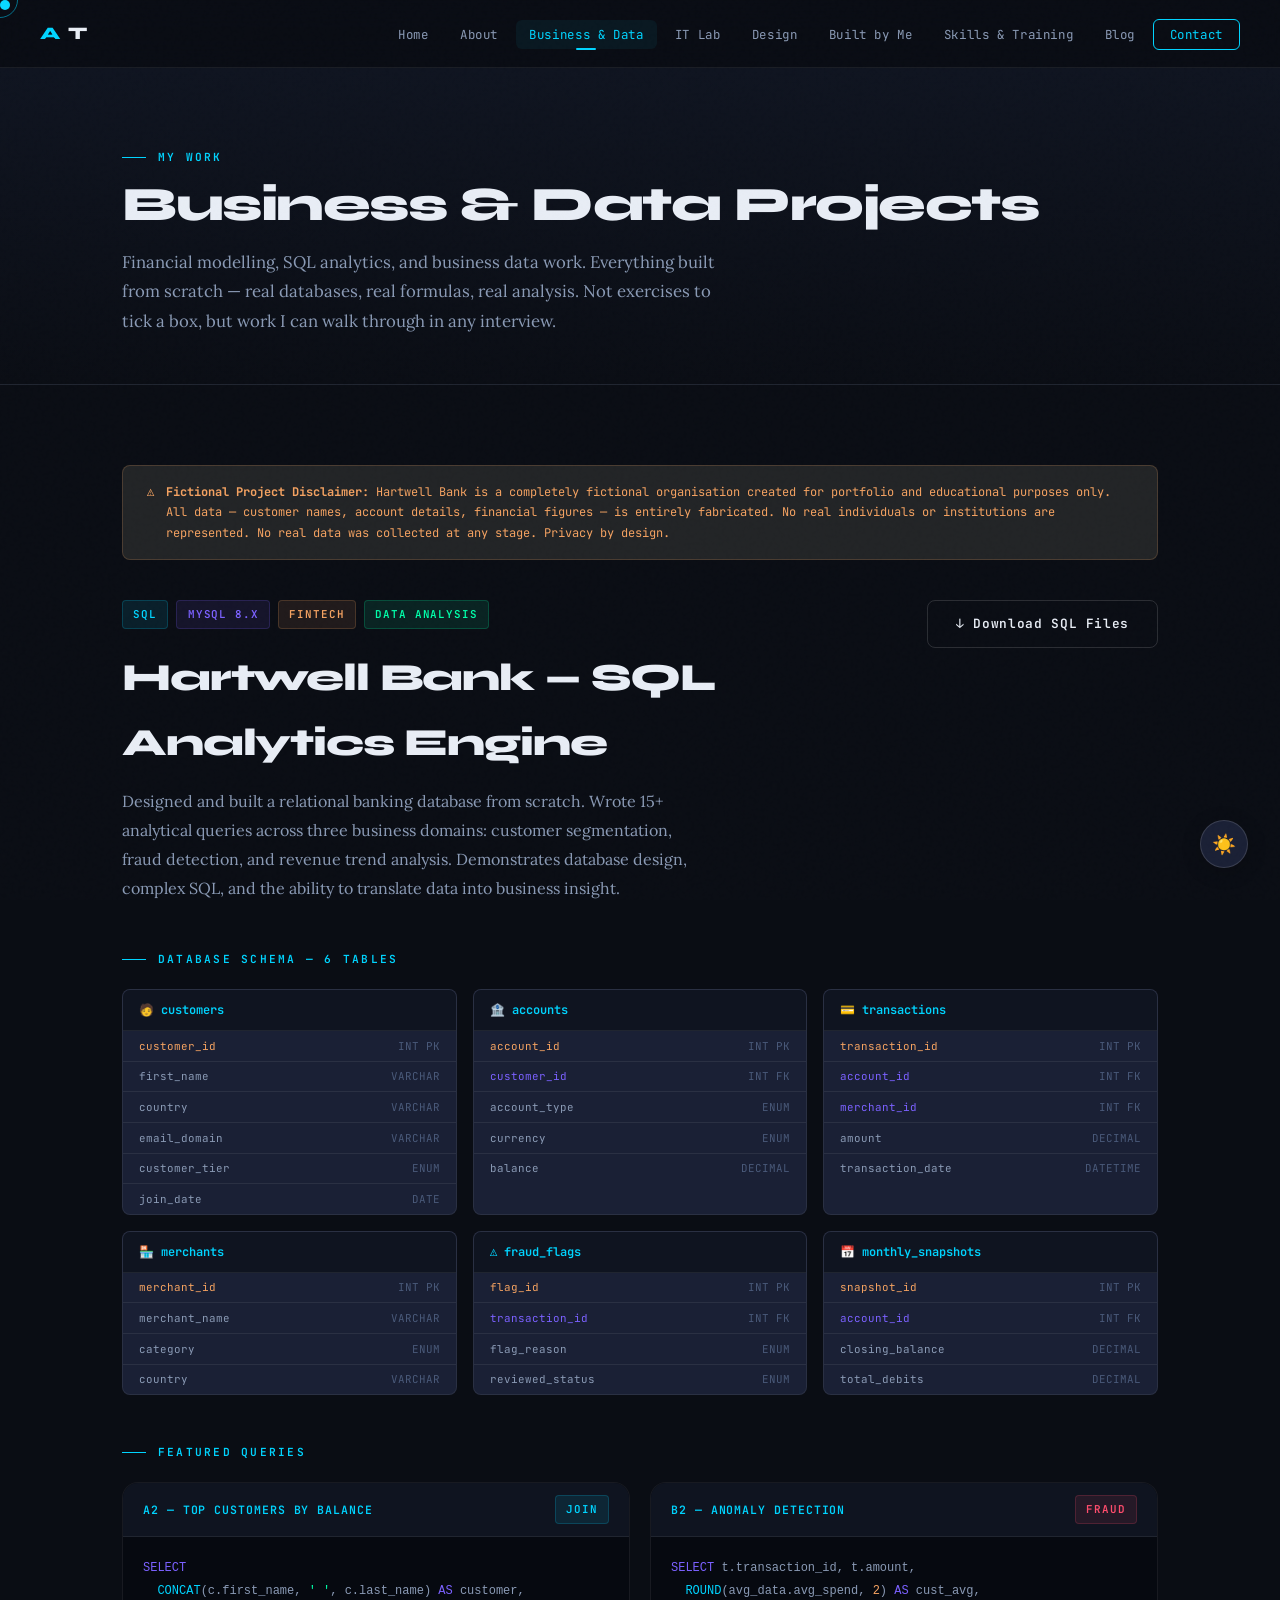
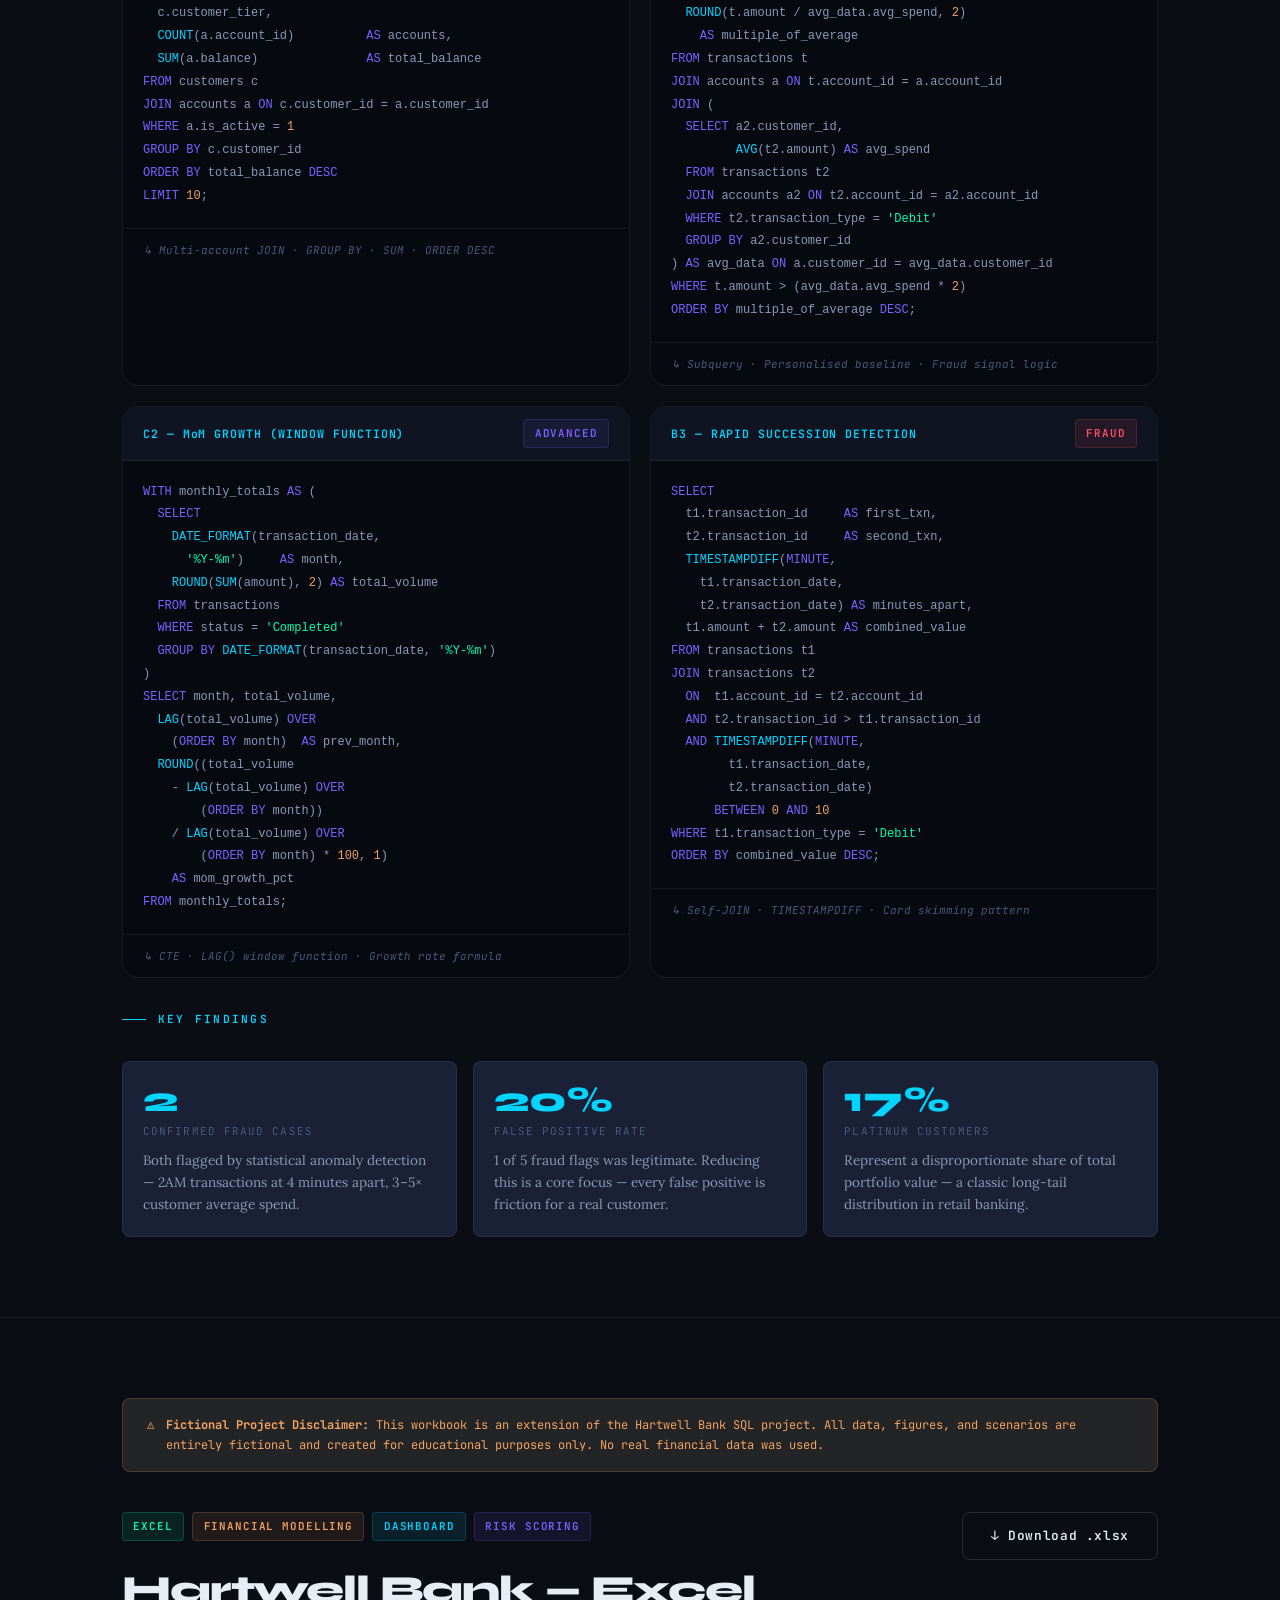
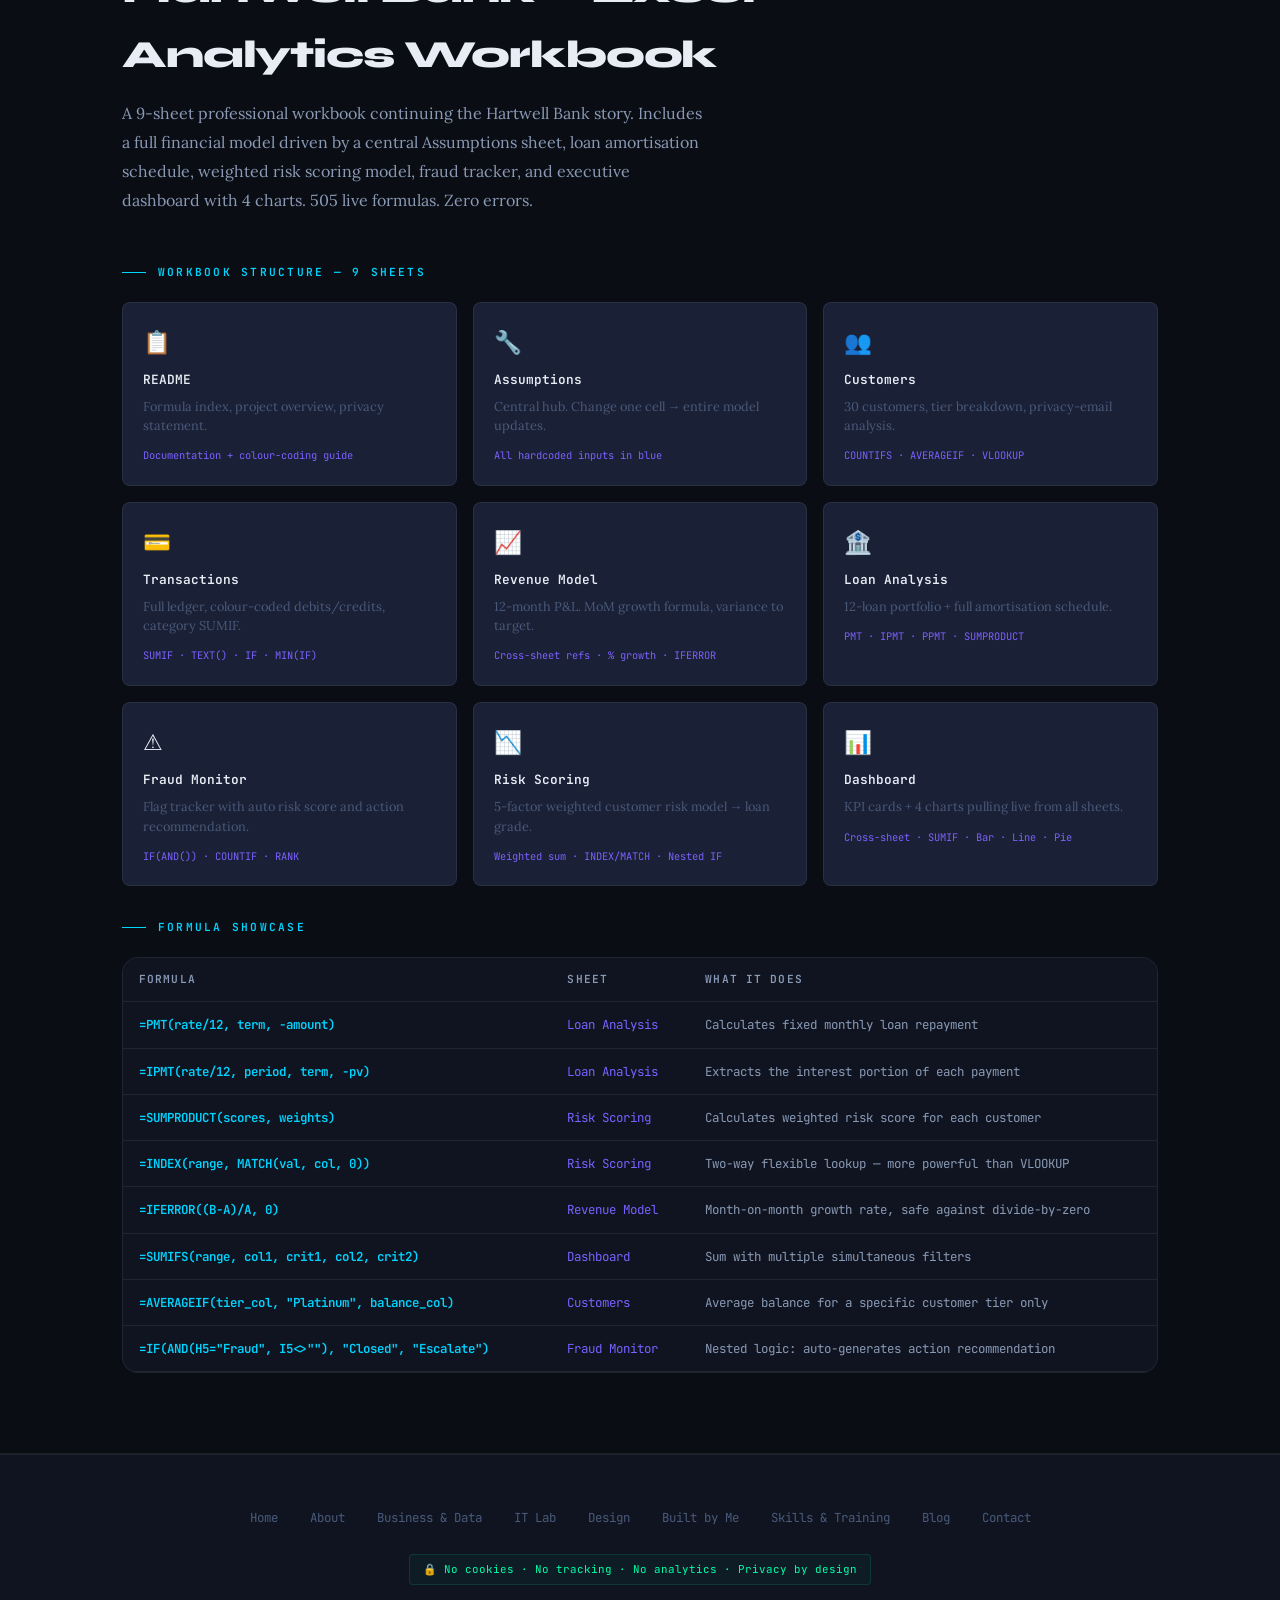
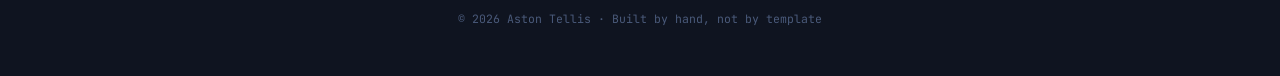
<file: projects.html>
<!DOCTYPE html>
<html lang="en">
<head>
  <meta charset="UTF-8"/>
  <meta name="viewport" content="width=device-width, initial-scale=1.0"/>
  <title>Business &amp; Data Projects — Aston Tellis</title>
  <link rel="stylesheet" href="style.css"/>
  <style>
    .page-hero {
      padding: 5rem 0 3rem;
      background: linear-gradient(180deg, var(--bg2) 0%, var(--bg) 100%);
      border-bottom: 1px solid var(--border);
    }

    /* ── Project Section ───────────────────────────────────── */
    .project-block {
      padding: 5rem 0;
      border-bottom: 1px solid var(--border);
    }

    .project-header {
      display: grid;
      grid-template-columns: 1fr auto;
      align-items: start;
      gap: 2rem;
      margin-bottom: 3rem;
    }

    .project-meta {
      display: flex;
      gap: 0.5rem;
      flex-wrap: wrap;
      margin-bottom: 1rem;
    }

    .project-title {
      font-family: var(--font-display);
      font-size: clamp(1.75rem, 3vw, 2.5rem);
      font-weight: 800;
      letter-spacing: -0.03em;
      color: var(--text);
      margin-bottom: 0.75rem;
    }

    .project-desc {
      color: var(--text2);
      max-width: 580px;
      line-height: 1.8;
    }

    /* ── SQL Query Cards ───────────────────────────────────── */
    .query-grid {
      display: grid;
      grid-template-columns: 1fr 1fr;
      gap: 1.25rem;
      margin-bottom: 2rem;
    }

    .query-card {
      background: #060910;
      border: 1px solid var(--border);
      border-radius: var(--radius2);
      overflow: hidden;
      transition: var(--transition);
    }

    .query-card:hover {
      border-color: var(--accent);
      box-shadow: var(--glow);
    }

    .query-card-header {
      background: #0f1420;
      padding: 0.75rem 1.25rem;
      display: flex;
      align-items: center;
      justify-content: space-between;
      border-bottom: 1px solid var(--border);
    }

    .query-card-title {
      font-family: var(--font-mono);
      font-size: 0.72rem;
      color: var(--accent);
      font-weight: 600;
      letter-spacing: 0.08em;
    }

    .query-card-body {
      padding: 1.25rem;
      font-family: var(--font-mono);
      font-size: 0.75rem;
      line-height: 1.9;
      color: #8a9ab5;
      overflow-x: auto;
    }

    .query-card-footer {
      padding: 0.75rem 1.25rem;
      border-top: 1px solid var(--border);
      font-family: var(--font-mono);
      font-size: 0.68rem;
      color: var(--text3);
      font-style: italic;
    }

    .kw  { color: #7b61ff; }
    .fn  { color: #00d4ff; }
    .str { color: #00ffaa; }
    .cm  { color: #4a5a7a; }
    .num { color: #f4a261; }
    .op  { color: #ff4d6d; }

    /* ── Schema Diagram ────────────────────────────────────── */
    .schema-grid {
      display: grid;
      grid-template-columns: repeat(3, 1fr);
      gap: 1rem;
      margin-bottom: 2rem;
    }

    .schema-table {
      background: var(--surface);
      border: 1px solid var(--border);
      border-radius: var(--radius);
      overflow: hidden;
    }

    .schema-table-header {
      background: var(--bg2);
      padding: 0.6rem 1rem;
      font-family: var(--font-mono);
      font-size: 0.75rem;
      font-weight: 600;
      color: var(--accent);
      border-bottom: 1px solid var(--border);
      display: flex;
      align-items: center;
      gap: 0.4rem;
    }

    .schema-field {
      padding: 0.35rem 1rem;
      font-family: var(--font-mono);
      font-size: 0.68rem;
      color: var(--text2);
      border-bottom: 1px solid var(--border);
      display: flex;
      justify-content: space-between;
    }

    .schema-field:last-child { border-bottom: none; }
    .schema-field .field-type { color: var(--text3); }
    .schema-field.pk { color: var(--gold); }
    .schema-field.fk { color: var(--accent2); }

    /* ── Findings Cards ────────────────────────────────────── */
    .findings-grid {
      display: grid;
      grid-template-columns: repeat(3, 1fr);
      gap: 1rem;
      margin-top: 2rem;
    }

    .finding-card {
      background: var(--surface);
      border: 1px solid var(--border);
      border-radius: var(--radius);
      padding: 1.25rem;
    }

    .finding-number {
      font-family: var(--font-display);
      font-size: 2.2rem;
      font-weight: 800;
      color: var(--accent);
      line-height: 1;
      margin-bottom: 0.3rem;
    }

    .finding-label {
      font-family: var(--font-mono);
      font-size: 0.68rem;
      color: var(--text3);
      text-transform: uppercase;
      letter-spacing: 0.1em;
      margin-bottom: 0.6rem;
    }

    .finding-desc {
      font-size: 0.85rem;
      color: var(--text2);
      line-height: 1.6;
    }

    /* ── Excel Section ─────────────────────────────────────── */
    .sheets-grid {
      display: grid;
      grid-template-columns: repeat(3, 1fr);
      gap: 1rem;
      margin-bottom: 2rem;
    }

    .sheet-card {
      background: var(--surface);
      border: 1px solid var(--border);
      border-radius: var(--radius);
      padding: 1.25rem;
      transition: var(--transition);
    }

    .sheet-card:hover {
      border-color: var(--accent3);
      box-shadow: 0 0 30px #00ffaa12;
    }

    .sheet-icon {
      font-size: 1.4rem;
      margin-bottom: 0.5rem;
    }

    .sheet-name {
      font-family: var(--font-mono);
      font-size: 0.8rem;
      font-weight: 600;
      color: var(--text);
      margin-bottom: 0.4rem;
    }

    .sheet-desc {
      font-size: 0.8rem;
      color: var(--text3);
      line-height: 1.5;
      margin-bottom: 0.75rem;
    }

    .sheet-formulas {
      font-family: var(--font-mono);
      font-size: 0.65rem;
      color: var(--accent2);
    }

    /* ── Formula Showcase ──────────────────────────────────── */
    .formula-table {
      width: 100%;
      border-collapse: collapse;
      font-family: var(--font-mono);
      font-size: 0.78rem;
    }

    .formula-table th {
      background: var(--bg2);
      color: var(--text2);
      padding: 0.75rem 1rem;
      text-align: left;
      font-weight: 600;
      font-size: 0.7rem;
      text-transform: uppercase;
      letter-spacing: 0.1em;
      border-bottom: 1px solid var(--border);
    }

    .formula-table td {
      padding: 0.75rem 1rem;
      border-bottom: 1px solid var(--border);
      color: var(--text2);
      vertical-align: top;
    }

    .formula-table tr:hover td { background: var(--surface); }

    .formula-table td:first-child {
      color: var(--accent);
      font-weight: 600;
      white-space: nowrap;
    }

    .formula-table td:nth-child(2) { color: var(--accent2); }

    /* ── Disclaimer ────────────────────────────────────────── */
    .disclaimer-bar {
      background: #fff3cd1a;
      border: 1px solid #f4a26130;
      border-radius: var(--radius);
      padding: 1rem 1.5rem;
      font-family: var(--font-mono);
      font-size: 0.75rem;
      color: var(--gold);
      margin-bottom: 2.5rem;
      display: flex;
      align-items: flex-start;
      gap: 0.75rem;
    }

    @media (max-width: 768px) {
      .query-grid, .schema-grid, .findings-grid,
      .sheets-grid { grid-template-columns: 1fr; }
      .project-header { grid-template-columns: 1fr; }
    }
  </style>
</head>
<body>

  
  <!-- Loading screen -->
  <div class="loading-screen" id="loading-screen">
    <div class="loading-inner">
      <div class="loading-logo">AT</div>
      <div class="loading-bar"><div class="loading-fill"></div></div>
      <div class="loading-text">Loading...</div>
    </div>
  </div>

  <div class="cursor"></div>
  <div class="cursor-ring"></div>

  <nav>
    <a class="nav-logo" href="index.html"><span>A</span>T</a>
    <ul class="nav-links">
      <li><a href="index.html">Home</a></li>
      <li><a href="about.html">About</a></li>
      <li><a href="projects.html" class="active">Business &amp; Data</a></li>
      <li><a href="it-projects.html">IT Lab</a></li>
      <li><a href="animations.html">Design</a></li>
      <li><a href="tools.html">Built by Me</a></li>
      <li><a href="skills.html">Skills &amp; Training</a></li>
      <li><a href="blog.html">Blog</a></li>
      <li><a href="contact.html" class="nav-cta">Contact</a></li>
    </ul>
    <button class="nav-hamburger" aria-label="Open navigation menu" aria-expanded="false" aria-controls="nav-drawer">
      <span class="bar"></span>
      <span class="bar"></span>
      <span class="bar"></span>
      <span class="menu-label">Menu</span>
    </button>
  </nav>

  <!-- Mobile nav overlay -->
  <div class="nav-overlay" id="nav-overlay"></div>

  <!-- Mobile nav drawer -->
  <div class="nav-drawer" id="nav-drawer" role="dialog" aria-label="Navigation menu">
    <ul class="drawer-links">
          <li><a href="index.html">Home</a></li>
          <li><a href="about.html">About</a></li>
          <li><a href="projects.html" class="active">Business &amp; Data</a></li>
          <li><a href="it-projects.html">IT Lab</a></li>
          <li><a href="animations.html">Design</a></li>
          <li><a href="tools.html">Built by Me</a></li>
          <li><a href="skills.html">Skills &amp; Training</a></li>
          <li><a href="blog.html">Blog</a></li>
          <li><a href="contact.html" class="drawer-cta">Contact</a></li>
    </ul>
    <div class="drawer-divider"></div>
    <div class="drawer-footer">
      🔒 No cookies · No tracking · Privacy by design
    </div>
  </div>

  <div class="page">
    <div class="page-hero">
      <div class="container fade-up">
        <div class="section-label">My Work</div>
        <h1 class="section-title">Business &amp; Data Projects</h1>
        <p class="section-subtitle">
          Financial modelling, SQL analytics, and business data work.
          Everything built from scratch — real databases, real formulas, real analysis.
          Not exercises to tick a box, but work I can walk through in any interview.
        </p>
      </div>
    </div>

    <!-- ════ SQL PROJECT ════════════════════════════════════════ -->
    <div id="sql" class="project-block">
      <div class="container">

        <div class="disclaimer-bar fade-up">
          <span>⚠</span>
          <span>
            <strong>Fictional Project Disclaimer:</strong> Hartwell Bank is a completely fictional
            organisation created for portfolio and educational purposes only. All data —
            customer names, account details, financial figures — is entirely fabricated.
            No real individuals or institutions are represented. No real data was collected
            at any stage. Privacy by design.
          </span>
        </div>

        <div class="project-header fade-up">
          <div>
            <div class="project-meta">
              <span class="tag tag-blue">SQL</span>
              <span class="tag tag-purple">MySQL 8.x</span>
              <span class="tag tag-gold">FinTech</span>
              <span class="tag tag-green">Data Analysis</span>
            </div>
            <h2 class="project-title">Hartwell Bank — SQL Analytics Engine</h2>
            <p class="project-desc">
              Designed and built a relational banking database from scratch. Wrote 15+ analytical
              queries across three business domains: customer segmentation, fraud detection,
              and revenue trend analysis. Demonstrates database design, complex SQL, and
              the ability to translate data into business insight.
            </p>
          </div>
          <a href="#" class="btn btn-ghost" style="white-space:nowrap">
            ↓ Download SQL Files
          </a>
        </div>

        <!-- Database Schema -->
        <div class="fade-up">
          <div class="section-label" style="margin-bottom:1.25rem">Database Schema — 6 Tables</div>
          <div class="schema-grid">
            <div class="schema-table">
              <div class="schema-table-header">🧑 customers</div>
              <div class="schema-field pk"><span>customer_id</span><span class="field-type">INT PK</span></div>
              <div class="schema-field"><span>first_name</span><span class="field-type">VARCHAR</span></div>
              <div class="schema-field"><span>country</span><span class="field-type">VARCHAR</span></div>
              <div class="schema-field"><span>email_domain</span><span class="field-type">VARCHAR</span></div>
              <div class="schema-field"><span>customer_tier</span><span class="field-type">ENUM</span></div>
              <div class="schema-field"><span>join_date</span><span class="field-type">DATE</span></div>
            </div>
            <div class="schema-table">
              <div class="schema-table-header">🏦 accounts</div>
              <div class="schema-field pk"><span>account_id</span><span class="field-type">INT PK</span></div>
              <div class="schema-field fk"><span>customer_id</span><span class="field-type">INT FK</span></div>
              <div class="schema-field"><span>account_type</span><span class="field-type">ENUM</span></div>
              <div class="schema-field"><span>currency</span><span class="field-type">ENUM</span></div>
              <div class="schema-field"><span>balance</span><span class="field-type">DECIMAL</span></div>
            </div>
            <div class="schema-table">
              <div class="schema-table-header">💳 transactions</div>
              <div class="schema-field pk"><span>transaction_id</span><span class="field-type">INT PK</span></div>
              <div class="schema-field fk"><span>account_id</span><span class="field-type">INT FK</span></div>
              <div class="schema-field fk"><span>merchant_id</span><span class="field-type">INT FK</span></div>
              <div class="schema-field"><span>amount</span><span class="field-type">DECIMAL</span></div>
              <div class="schema-field"><span>transaction_date</span><span class="field-type">DATETIME</span></div>
            </div>
            <div class="schema-table">
              <div class="schema-table-header">🏪 merchants</div>
              <div class="schema-field pk"><span>merchant_id</span><span class="field-type">INT PK</span></div>
              <div class="schema-field"><span>merchant_name</span><span class="field-type">VARCHAR</span></div>
              <div class="schema-field"><span>category</span><span class="field-type">ENUM</span></div>
              <div class="schema-field"><span>country</span><span class="field-type">VARCHAR</span></div>
            </div>
            <div class="schema-table">
              <div class="schema-table-header">⚠ fraud_flags</div>
              <div class="schema-field pk"><span>flag_id</span><span class="field-type">INT PK</span></div>
              <div class="schema-field fk"><span>transaction_id</span><span class="field-type">INT FK</span></div>
              <div class="schema-field"><span>flag_reason</span><span class="field-type">ENUM</span></div>
              <div class="schema-field"><span>reviewed_status</span><span class="field-type">ENUM</span></div>
            </div>
            <div class="schema-table">
              <div class="schema-table-header">📅 monthly_snapshots</div>
              <div class="schema-field pk"><span>snapshot_id</span><span class="field-type">INT PK</span></div>
              <div class="schema-field fk"><span>account_id</span><span class="field-type">INT FK</span></div>
              <div class="schema-field"><span>closing_balance</span><span class="field-type">DECIMAL</span></div>
              <div class="schema-field"><span>total_debits</span><span class="field-type">DECIMAL</span></div>
            </div>
          </div>
        </div>

        <!-- SQL Queries Showcase -->
        <div class="fade-up" style="margin-top:3rem">
          <div class="section-label" style="margin-bottom:1.25rem">Featured Queries</div>
          <div class="query-grid">

            <!-- Query 1 -->
            <div class="query-card">
              <div class="query-card-header">
                <span class="query-card-title">A2 — TOP CUSTOMERS BY BALANCE</span>
                <span class="tag tag-blue">JOIN</span>
              </div>
              <div class="query-card-body"><pre><span class="kw">SELECT</span>
  <span class="fn">CONCAT</span>(c.first_name, <span class="str">' '</span>, c.last_name) <span class="kw">AS</span> customer,
  c.customer_tier,
  <span class="fn">COUNT</span>(a.account_id)          <span class="kw">AS</span> accounts,
  <span class="fn">SUM</span>(a.balance)               <span class="kw">AS</span> total_balance
<span class="kw">FROM</span> customers c
<span class="kw">JOIN</span> accounts a <span class="kw">ON</span> c.customer_id = a.customer_id
<span class="kw">WHERE</span> a.is_active = <span class="num">1</span>
<span class="kw">GROUP BY</span> c.customer_id
<span class="kw">ORDER BY</span> total_balance <span class="kw">DESC</span>
<span class="kw">LIMIT</span> <span class="num">10</span>;</pre></div>
              <div class="query-card-footer">↳ Multi-account JOIN · GROUP BY · SUM · ORDER DESC</div>
            </div>

            <!-- Query 2 -->
            <div class="query-card">
              <div class="query-card-header">
                <span class="query-card-title">B2 — ANOMALY DETECTION</span>
                <span class="tag tag-red">Fraud</span>
              </div>
              <div class="query-card-body"><pre><span class="kw">SELECT</span> t.transaction_id, t.amount,
  <span class="fn">ROUND</span>(avg_data.avg_spend, <span class="num">2</span>) <span class="kw">AS</span> cust_avg,
  <span class="fn">ROUND</span>(t.amount / avg_data.avg_spend, <span class="num">2</span>)
    <span class="kw">AS</span> multiple_of_average
<span class="kw">FROM</span> transactions t
<span class="kw">JOIN</span> accounts a <span class="kw">ON</span> t.account_id = a.account_id
<span class="kw">JOIN</span> (
  <span class="kw">SELECT</span> a2.customer_id,
         <span class="fn">AVG</span>(t2.amount) <span class="kw">AS</span> avg_spend
  <span class="kw">FROM</span> transactions t2
  <span class="kw">JOIN</span> accounts a2 <span class="kw">ON</span> t2.account_id = a2.account_id
  <span class="kw">WHERE</span> t2.transaction_type = <span class="str">'Debit'</span>
  <span class="kw">GROUP BY</span> a2.customer_id
) <span class="kw">AS</span> avg_data <span class="kw">ON</span> a.customer_id = avg_data.customer_id
<span class="kw">WHERE</span> t.amount > (avg_data.avg_spend * <span class="num">2</span>)
<span class="kw">ORDER BY</span> multiple_of_average <span class="kw">DESC</span>;</pre></div>
              <div class="query-card-footer">↳ Subquery · Personalised baseline · Fraud signal logic</div>
            </div>

            <!-- Query 3 -->
            <div class="query-card">
              <div class="query-card-header">
                <span class="query-card-title">C2 — MoM GROWTH (WINDOW FUNCTION)</span>
                <span class="tag tag-purple">Advanced</span>
              </div>
              <div class="query-card-body"><pre><span class="kw">WITH</span> monthly_totals <span class="kw">AS</span> (
  <span class="kw">SELECT</span>
    <span class="fn">DATE_FORMAT</span>(transaction_date,
      <span class="str">'%Y-%m'</span>)     <span class="kw">AS</span> month,
    <span class="fn">ROUND</span>(<span class="fn">SUM</span>(amount), <span class="num">2</span>) <span class="kw">AS</span> total_volume
  <span class="kw">FROM</span> transactions
  <span class="kw">WHERE</span> status = <span class="str">'Completed'</span>
  <span class="kw">GROUP BY</span> <span class="fn">DATE_FORMAT</span>(transaction_date, <span class="str">'%Y-%m'</span>)
)
<span class="kw">SELECT</span> month, total_volume,
  <span class="fn">LAG</span>(total_volume) <span class="kw">OVER</span>
    (<span class="kw">ORDER BY</span> month)  <span class="kw">AS</span> prev_month,
  <span class="fn">ROUND</span>((total_volume
    - <span class="fn">LAG</span>(total_volume) <span class="kw">OVER</span>
        (<span class="kw">ORDER BY</span> month))
    / <span class="fn">LAG</span>(total_volume) <span class="kw">OVER</span>
        (<span class="kw">ORDER BY</span> month) * <span class="num">100</span>, <span class="num">1</span>)
    <span class="kw">AS</span> mom_growth_pct
<span class="kw">FROM</span> monthly_totals;</pre></div>
              <div class="query-card-footer">↳ CTE · LAG() window function · Growth rate formula</div>
            </div>

            <!-- Query 4 -->
            <div class="query-card">
              <div class="query-card-header">
                <span class="query-card-title">B3 — RAPID SUCCESSION DETECTION</span>
                <span class="tag tag-red">Fraud</span>
              </div>
              <div class="query-card-body"><pre><span class="kw">SELECT</span>
  t1.transaction_id     <span class="kw">AS</span> first_txn,
  t2.transaction_id     <span class="kw">AS</span> second_txn,
  <span class="fn">TIMESTAMPDIFF</span>(<span class="kw">MINUTE</span>,
    t1.transaction_date,
    t2.transaction_date) <span class="kw">AS</span> minutes_apart,
  t1.amount + t2.amount <span class="kw">AS</span> combined_value
<span class="kw">FROM</span> transactions t1
<span class="kw">JOIN</span> transactions t2
  <span class="kw">ON</span>  t1.account_id = t2.account_id
  <span class="kw">AND</span> t2.transaction_id > t1.transaction_id
  <span class="kw">AND</span> <span class="fn">TIMESTAMPDIFF</span>(<span class="kw">MINUTE</span>,
        t1.transaction_date,
        t2.transaction_date)
      <span class="kw">BETWEEN</span> <span class="num">0</span> <span class="kw">AND</span> <span class="num">10</span>
<span class="kw">WHERE</span> t1.transaction_type = <span class="str">'Debit'</span>
<span class="kw">ORDER BY</span> combined_value <span class="kw">DESC</span>;</pre></div>
              <div class="query-card-footer">↳ Self-JOIN · TIMESTAMPDIFF · Card skimming pattern</div>
            </div>

          </div>
        </div>

        <!-- Key Findings -->
        <div class="fade-up" style="margin-top:2rem">
          <div class="section-label" style="margin-bottom:1rem">Key Findings</div>
          <div class="findings-grid">
            <div class="finding-card">
              <div class="finding-number">2</div>
              <div class="finding-label">Confirmed Fraud Cases</div>
              <div class="finding-desc">Both flagged by statistical anomaly detection — 2AM transactions at 4 minutes apart, 3–5× customer average spend.</div>
            </div>
            <div class="finding-card">
              <div class="finding-number">20%</div>
              <div class="finding-label">False Positive Rate</div>
              <div class="finding-desc">1 of 5 fraud flags was legitimate. Reducing this is a core focus — every false positive is friction for a real customer.</div>
            </div>
            <div class="finding-card">
              <div class="finding-number">17%</div>
              <div class="finding-label">Platinum Customers</div>
              <div class="finding-desc">Represent a disproportionate share of total portfolio value — a classic long-tail distribution in retail banking.</div>
            </div>
          </div>
        </div>

      </div>
    </div><!-- end SQL project -->

    <!-- ════ EXCEL PROJECT ══════════════════════════════════════ -->
    <div id="excel" class="project-block">
      <div class="container">

        <div class="disclaimer-bar fade-up">
          <span>⚠</span>
          <span>
            <strong>Fictional Project Disclaimer:</strong> This workbook is an extension of the
            Hartwell Bank SQL project. All data, figures, and scenarios are entirely fictional
            and created for educational purposes only. No real financial data was used.
          </span>
        </div>

        <div class="project-header fade-up">
          <div>
            <div class="project-meta">
              <span class="tag tag-green">Excel</span>
              <span class="tag tag-gold">Financial Modelling</span>
              <span class="tag tag-blue">Dashboard</span>
              <span class="tag tag-purple">Risk Scoring</span>
            </div>
            <h2 class="project-title">Hartwell Bank — Excel Analytics Workbook</h2>
            <p class="project-desc">
              A 9-sheet professional workbook continuing the Hartwell Bank story. Includes a
              full financial model driven by a central Assumptions sheet, loan amortisation
              schedule, weighted risk scoring model, fraud tracker, and executive dashboard
              with 4 charts. 505 live formulas. Zero errors.
            </p>
          </div>
          <a href="#" class="btn btn-ghost" style="white-space:nowrap">↓ Download .xlsx</a>
        </div>

        <!-- Sheet Overview -->
        <div class="fade-up">
          <div class="section-label" style="margin-bottom:1.25rem">Workbook Structure — 9 Sheets</div>
          <div class="sheets-grid">
            <div class="sheet-card">
              <div class="sheet-icon">📋</div>
              <div class="sheet-name">README</div>
              <div class="sheet-desc">Formula index, project overview, privacy statement.</div>
              <div class="sheet-formulas">Documentation + colour-coding guide</div>
            </div>
            <div class="sheet-card">
              <div class="sheet-icon">🔧</div>
              <div class="sheet-name">Assumptions</div>
              <div class="sheet-desc">Central hub. Change one cell → entire model updates.</div>
              <div class="sheet-formulas">All hardcoded inputs in blue</div>
            </div>
            <div class="sheet-card">
              <div class="sheet-icon">👥</div>
              <div class="sheet-name">Customers</div>
              <div class="sheet-desc">30 customers, tier breakdown, privacy-email analysis.</div>
              <div class="sheet-formulas">COUNTIFS · AVERAGEIF · VLOOKUP</div>
            </div>
            <div class="sheet-card">
              <div class="sheet-icon">💳</div>
              <div class="sheet-name">Transactions</div>
              <div class="sheet-desc">Full ledger, colour-coded debits/credits, category SUMIF.</div>
              <div class="sheet-formulas">SUMIF · TEXT() · IF · MIN(IF)</div>
            </div>
            <div class="sheet-card">
              <div class="sheet-icon">📈</div>
              <div class="sheet-name">Revenue Model</div>
              <div class="sheet-desc">12-month P&L. MoM growth formula, variance to target.</div>
              <div class="sheet-formulas">Cross-sheet refs · % growth · IFERROR</div>
            </div>
            <div class="sheet-card">
              <div class="sheet-icon">🏦</div>
              <div class="sheet-name">Loan Analysis</div>
              <div class="sheet-desc">12-loan portfolio + full amortisation schedule.</div>
              <div class="sheet-formulas">PMT · IPMT · PPMT · SUMPRODUCT</div>
            </div>
            <div class="sheet-card">
              <div class="sheet-icon">⚠</div>
              <div class="sheet-name">Fraud Monitor</div>
              <div class="sheet-desc">Flag tracker with auto risk score and action recommendation.</div>
              <div class="sheet-formulas">IF(AND()) · COUNTIF · RANK</div>
            </div>
            <div class="sheet-card">
              <div class="sheet-icon">📉</div>
              <div class="sheet-name">Risk Scoring</div>
              <div class="sheet-desc">5-factor weighted customer risk model → loan grade.</div>
              <div class="sheet-formulas">Weighted sum · INDEX/MATCH · Nested IF</div>
            </div>
            <div class="sheet-card">
              <div class="sheet-icon">📊</div>
              <div class="sheet-name">Dashboard</div>
              <div class="sheet-desc">KPI cards + 4 charts pulling live from all sheets.</div>
              <div class="sheet-formulas">Cross-sheet · SUMIF · Bar · Line · Pie</div>
            </div>
          </div>
        </div>

        <!-- Formula Showcase Table -->
        <div class="fade-up" style="margin-top:2rem">
          <div class="section-label" style="margin-bottom:1.25rem">Formula Showcase</div>
          <div style="background:var(--bg2);border:1px solid var(--border);border-radius:var(--radius2);overflow:hidden">
            <table class="formula-table">
              <thead>
                <tr>
                  <th>Formula</th>
                  <th>Sheet</th>
                  <th>What It Does</th>
                </tr>
              </thead>
              <tbody>
                <tr><td>=PMT(rate/12, term, -amount)</td><td>Loan Analysis</td><td>Calculates fixed monthly loan repayment</td></tr>
                <tr><td>=IPMT(rate/12, period, term, -pv)</td><td>Loan Analysis</td><td>Extracts the interest portion of each payment</td></tr>
                <tr><td>=SUMPRODUCT(scores, weights)</td><td>Risk Scoring</td><td>Calculates weighted risk score for each customer</td></tr>
                <tr><td>=INDEX(range, MATCH(val, col, 0))</td><td>Risk Scoring</td><td>Two-way flexible lookup — more powerful than VLOOKUP</td></tr>
                <tr><td>=IFERROR((B-A)/A, 0)</td><td>Revenue Model</td><td>Month-on-month growth rate, safe against divide-by-zero</td></tr>
                <tr><td>=SUMIFS(range, col1, crit1, col2, crit2)</td><td>Dashboard</td><td>Sum with multiple simultaneous filters</td></tr>
                <tr><td>=AVERAGEIF(tier_col, "Platinum", balance_col)</td><td>Customers</td><td>Average balance for a specific customer tier only</td></tr>
                <tr><td>=IF(AND(H5="Fraud", I5&lt;&gt;""), "Closed", "Escalate")</td><td>Fraud Monitor</td><td>Nested logic: auto-generates action recommendation</td></tr>
              </tbody>
            </table>
          </div>
        </div>

      </div>
    </div><!-- end Excel project -->


  </div><!-- end .page -->

  <footer>
    <div class="footer-inner">
      <ul class="footer-links">
        <li><a href="index.html">Home</a></li>
        <li><a href="about.html">About</a></li>
        <li><a href="projects.html">Business &amp; Data</a></li>
        <li><a href="it-projects.html">IT Lab</a></li>
        <li><a href="animations.html">Design</a></li>
        <li><a href="tools.html">Built by Me</a></li>
        <li><a href="skills.html">Skills &amp; Training</a></li>
        <li><a href="blog.html">Blog</a></li>
        <li><a href="contact.html">Contact</a></li>
      </ul>
      <div class="privacy-badge">🔒 No cookies · No tracking · No analytics · Privacy by design</div>
      <p class="footer-copy">© 2026 Aston Tellis · Built by hand, not by template</p>
    </div>
  </footer>

  <script src="script.js"></script>
</body>
</html>
</file>
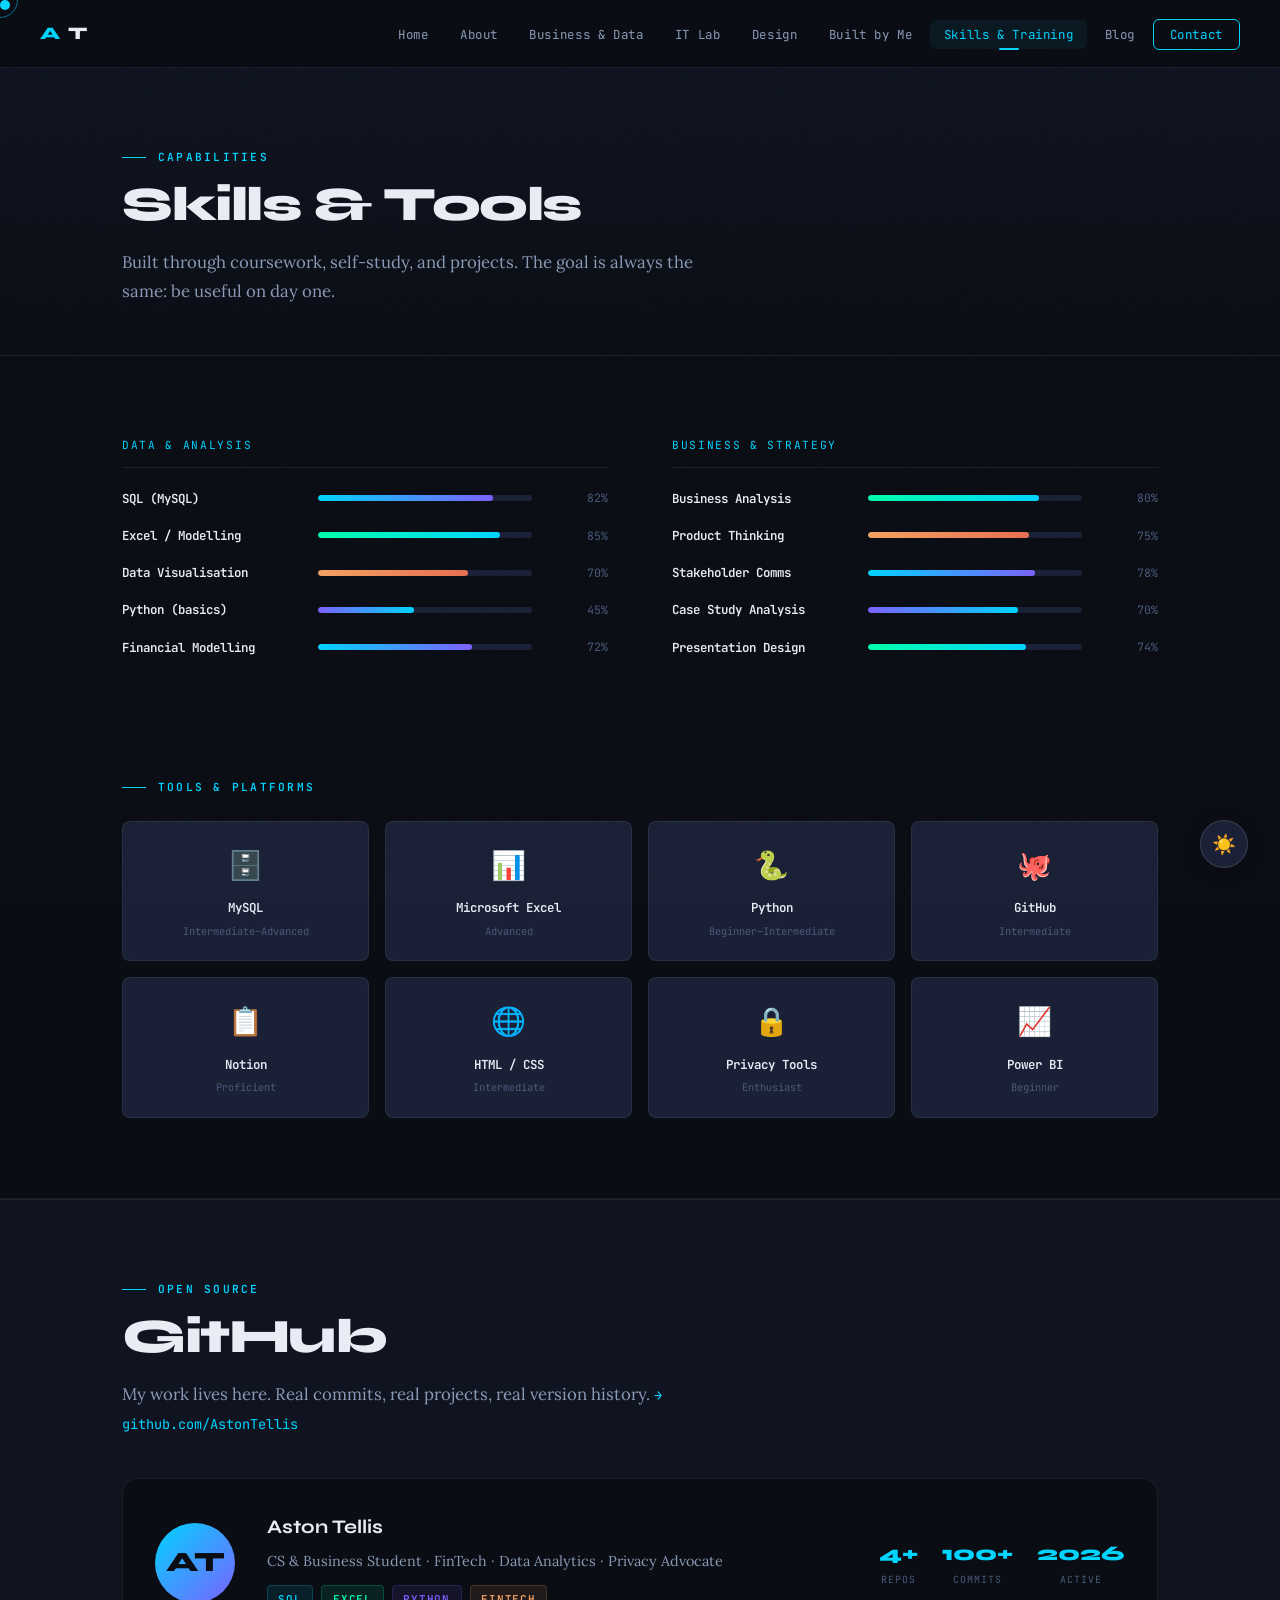
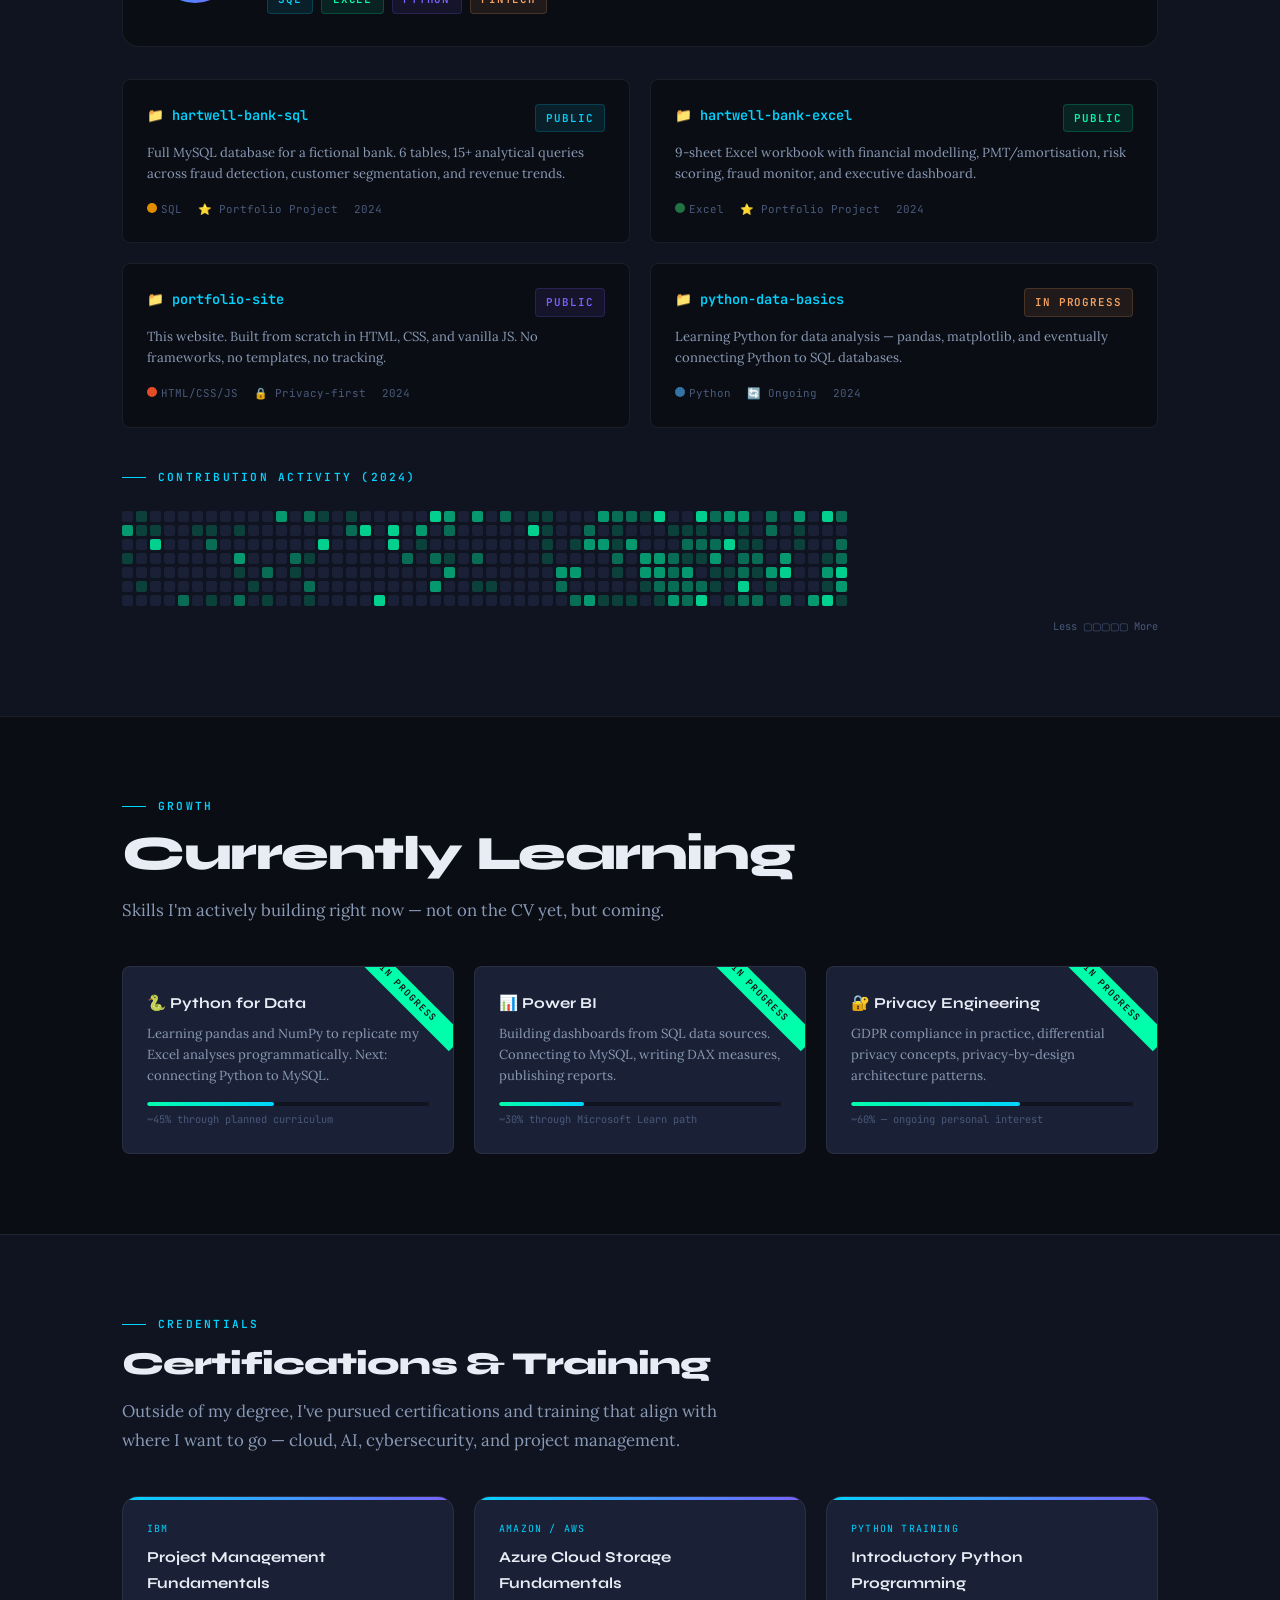
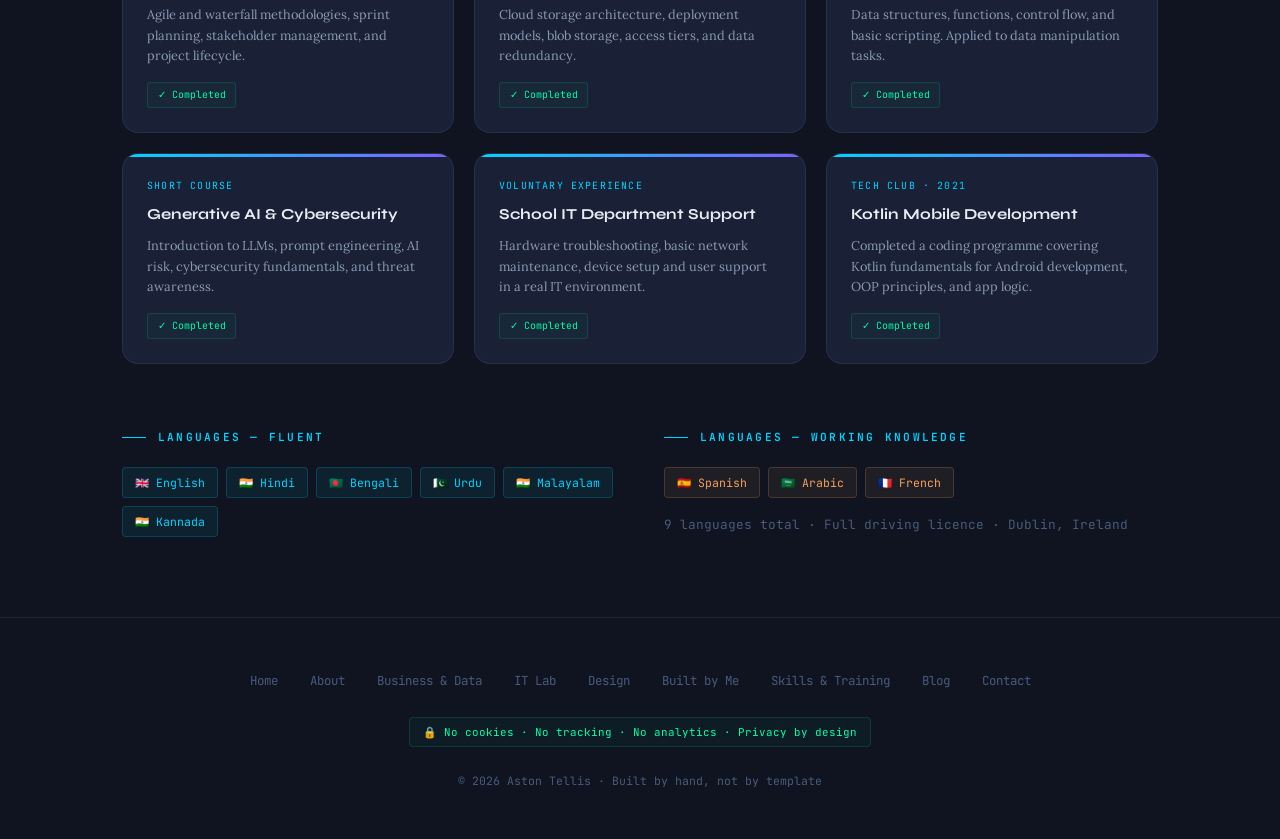
<file: skills.html>
<!DOCTYPE html>
<html lang="en">
<head>
  <meta charset="UTF-8"/>
  <meta name="viewport" content="width=device-width, initial-scale=1.0"/>
  <title>Skills &amp; Training — Aston Tellis</title>
  <link rel="stylesheet" href="style.css"/>
  <style>
    .page-hero {
      padding: 5rem 0 3rem;
      background: linear-gradient(180deg, var(--bg2) 0%, var(--bg) 100%);
      border-bottom: 1px solid var(--border);
    }

    /* ── Skill Categories ──────────────────────────────────── */
    .skills-section { padding: 5rem 0; border-bottom: 1px solid var(--border); }

    .skills-category {
      margin-bottom: 3.5rem;
    }

    .category-label {
      font-family: var(--font-mono);
      font-size: 0.7rem;
      color: var(--accent);
      letter-spacing: 0.15em;
      text-transform: uppercase;
      margin-bottom: 1.25rem;
      padding-bottom: 0.75rem;
      border-bottom: 1px solid var(--border);
    }

    .skill-bars {
      display: flex;
      flex-direction: column;
      gap: 1rem;
    }

    .skill-row {
      display: grid;
      grid-template-columns: 180px 1fr 60px;
      align-items: center;
      gap: 1rem;
    }

    .skill-name {
      font-family: var(--font-mono);
      font-size: 0.78rem;
      color: var(--text);
      font-weight: 600;
    }

    .skill-bar-track {
      height: 6px;
      background: var(--surface);
      border-radius: 3px;
      overflow: hidden;
    }

    .skill-bar-fill {
      height: 100%;
      border-radius: 3px;
      width: 0;
      transition: width 1.2s cubic-bezier(0.4, 0, 0.2, 1);
    }

    .skill-bar-fill.blue   { background: linear-gradient(90deg, #00d4ff, #7b61ff); }
    .skill-bar-fill.green  { background: linear-gradient(90deg, #00ffaa, #00d4ff); }
    .skill-bar-fill.gold   { background: linear-gradient(90deg, #f4a261, #e76f51); }
    .skill-bar-fill.purple { background: linear-gradient(90deg, #7b61ff, #00d4ff); }

    .skill-pct {
      font-family: var(--font-mono);
      font-size: 0.72rem;
      color: var(--text3);
      text-align: right;
    }

    /* ── Tools Grid ────────────────────────────────────────── */
    .tools-grid {
      display: grid;
      grid-template-columns: repeat(4, 1fr);
      gap: 1rem;
    }

    .tool-card {
      background: var(--surface);
      border: 1px solid var(--border);
      border-radius: var(--radius);
      padding: 1.25rem;
      text-align: center;
      transition: var(--transition);
    }

    .tool-card:hover {
      border-color: var(--accent);
      transform: translateY(-3px);
      box-shadow: var(--glow);
    }

    .tool-icon { font-size: 1.75rem; margin-bottom: 0.5rem; }

    .tool-name {
      font-family: var(--font-mono);
      font-size: 0.78rem;
      font-weight: 600;
      color: var(--text);
      margin-bottom: 0.25rem;
    }

    .tool-level {
      font-family: var(--font-mono);
      font-size: 0.65rem;
      color: var(--text3);
    }

    /* ── GitHub Section ────────────────────────────────────── */
    .github-section {
      padding: 5rem 0;
      background: var(--bg2);
      border-top: 1px solid var(--border);
    }

    .github-card {
      background: var(--bg);
      border: 1px solid var(--border);
      border-radius: var(--radius2);
      padding: 2rem;
      display: flex;
      align-items: center;
      gap: 2rem;
      margin-bottom: 2rem;
      transition: var(--transition);
    }

    .github-card:hover {
      border-color: var(--accent);
      box-shadow: var(--glow);
    }

    .github-avatar {
      width: 80px; height: 80px;
      border-radius: 50%;
      background: linear-gradient(135deg, var(--accent), var(--accent2));
      display: flex;
      align-items: center;
      justify-content: center;
      font-family: var(--font-display);
      font-size: 1.75rem;
      font-weight: 800;
      color: var(--bg);
      flex-shrink: 0;
    }

    .github-info h3 {
      font-family: var(--font-display);
      font-size: 1.2rem;
      font-weight: 700;
      color: var(--text);
      margin-bottom: 0.3rem;
    }

    .github-info p {
      font-size: 0.9rem;
      color: var(--text2);
      margin-bottom: 0.75rem;
    }

    .github-stats {
      display: flex;
      gap: 1.5rem;
    }

    .g-stat {
      text-align: center;
    }

    .g-stat-num {
      font-family: var(--font-display);
      font-size: 1.3rem;
      font-weight: 800;
      color: var(--accent);
    }

    .g-stat-label {
      font-family: var(--font-mono);
      font-size: 0.62rem;
      color: var(--text3);
      text-transform: uppercase;
      letter-spacing: 0.1em;
    }

    .repo-grid {
      display: grid;
      grid-template-columns: 1fr 1fr;
      gap: 1.25rem;
    }

    .repo-card {
      background: var(--bg);
      border: 1px solid var(--border);
      border-radius: var(--radius);
      padding: 1.5rem;
      transition: var(--transition);
    }

    .repo-card:hover {
      border-color: var(--border2);
      transform: translateY(-2px);
    }

    .repo-header {
      display: flex;
      align-items: flex-start;
      justify-content: space-between;
      margin-bottom: 0.6rem;
    }

    .repo-name {
      font-family: var(--font-mono);
      font-size: 0.85rem;
      font-weight: 600;
      color: var(--accent);
    }

    .repo-desc {
      font-size: 0.82rem;
      color: var(--text2);
      line-height: 1.6;
      margin-bottom: 1rem;
    }

    .repo-footer {
      display: flex;
      align-items: center;
      gap: 1rem;
      font-family: var(--font-mono);
      font-size: 0.68rem;
      color: var(--text3);
    }

    .repo-lang-dot {
      display: inline-block;
      width: 10px; height: 10px;
      border-radius: 50%;
      margin-right: 4px;
    }

    /* ── Contribution Heatmap (simplified visual) ──────────── */
    .heatmap-wrapper {
      overflow-x: auto;
      margin-top: 1.5rem;
    }

    .heatmap {
      display: flex;
      gap: 3px;
      font-family: var(--font-mono);
      font-size: 0;
    }

    .heatmap-col { display: flex; flex-direction: column; gap: 3px; }

    .heatmap-cell {
      width: 11px; height: 11px;
      border-radius: 2px;
      background: var(--surface);
      transition: var(--transition);
    }

    .heatmap-cell:hover { transform: scale(1.4); }
    .heatmap-cell.l1 { background: #00ffaa30; }
    .heatmap-cell.l2 { background: #00ffaa60; }
    .heatmap-cell.l3 { background: #00ffaa90; }
    .heatmap-cell.l4 { background: #00ffaacc; }

    .heatmap-label {
      font-family: var(--font-mono);
      font-size: 0.65rem;
      color: var(--text3);
      margin-top: 0.75rem;
      text-align: right;
    }

    /* ── Learning Section ──────────────────────────────────── */
    .learning-section {
      padding: 5rem 0;
      border-top: 1px solid var(--border);
    }

    .currently-learning {
      display: grid;
      grid-template-columns: repeat(3, 1fr);
      gap: 1.25rem;
    }

    .learning-card {
      background: var(--surface);
      border: 1px solid var(--border);
      border-radius: var(--radius);
      padding: 1.5rem;
      position: relative;
      overflow: hidden;
    }

    .learning-card::before {
      content: 'IN PROGRESS';
      position: absolute;
      top: 1rem; right: -1.5rem;
      font-family: var(--font-mono);
      font-size: 0.58rem;
      font-weight: 600;
      color: var(--bg);
      background: var(--accent3);
      padding: 0.2rem 2rem;
      transform: rotate(45deg);
      letter-spacing: 0.1em;
    }

    .learning-card h4 {
      font-family: var(--font-display);
      font-size: 0.95rem;
      font-weight: 700;
      color: var(--text);
      margin-bottom: 0.4rem;
    }

    .learning-card p {
      font-size: 0.82rem;
      color: var(--text2);
      line-height: 1.6;
    }

    .learning-progress {
      margin-top: 1rem;
    }

    .learning-bar-track {
      height: 4px;
      background: var(--bg2);
      border-radius: 2px;
      overflow: hidden;
      margin-top: 0.5rem;
    }

    .learning-bar-fill {
      height: 100%;
      background: linear-gradient(90deg, var(--accent3), var(--accent));
      border-radius: 2px;
      width: 0;
      transition: width 1.4s ease;
    }

    .learning-pct {
      font-family: var(--font-mono);
      font-size: 0.65rem;
      color: var(--text3);
      margin-top: 0.3rem;
    }

    @media (max-width: 768px) {
      .skill-row { grid-template-columns: 1fr 1fr 40px; }
      .tools-grid { grid-template-columns: 1fr 1fr; }
      .repo-grid { grid-template-columns: 1fr; }
      .currently-learning { grid-template-columns: 1fr; }
    }
  </style>
</head>
<body>

  
  <!-- Loading screen -->
  <div class="loading-screen" id="loading-screen">
    <div class="loading-inner">
      <div class="loading-logo">AT</div>
      <div class="loading-bar"><div class="loading-fill"></div></div>
      <div class="loading-text">Loading...</div>
    </div>
  </div>

  <div class="cursor"></div>
  <div class="cursor-ring"></div>

  <nav>
    <a class="nav-logo" href="index.html"><span>A</span>T</a>
    <ul class="nav-links">
      <li><a href="index.html">Home</a></li>
      <li><a href="about.html">About</a></li>
      <li><a href="projects.html">Business &amp; Data</a></li>
      <li><a href="it-projects.html">IT Lab</a></li>
      <li><a href="animations.html">Design</a></li>
      <li><a href="tools.html">Built by Me</a></li>
      <li><a href="skills.html" class="active">Skills &amp; Training</a></li>
      <li><a href="blog.html">Blog</a></li>
      <li><a href="contact.html" class="nav-cta">Contact</a></li>
    </ul>
    <button class="nav-hamburger" aria-label="Open navigation menu" aria-expanded="false" aria-controls="nav-drawer">
      <span class="bar"></span>
      <span class="bar"></span>
      <span class="bar"></span>
      <span class="menu-label">Menu</span>
    </button>
  </nav>

  <!-- Mobile nav overlay -->
  <div class="nav-overlay" id="nav-overlay"></div>

  <!-- Mobile nav drawer -->
  <div class="nav-drawer" id="nav-drawer" role="dialog" aria-label="Navigation menu">
    <ul class="drawer-links">
          <li><a href="index.html">Home</a></li>
          <li><a href="about.html">About</a></li>
          <li><a href="projects.html">Business &amp; Data</a></li>
          <li><a href="it-projects.html">IT Lab</a></li>
          <li><a href="animations.html">Design</a></li>
          <li><a href="tools.html">Built by Me</a></li>
          <li><a href="skills.html" class="active">Skills &amp; Training</a></li>
          <li><a href="blog.html">Blog</a></li>
          <li><a href="contact.html" class="drawer-cta">Contact</a></li>
    </ul>
    <div class="drawer-divider"></div>
    <div class="drawer-footer">
      🔒 No cookies · No tracking · Privacy by design
    </div>
  </div>

  <div class="page">
    <div class="page-hero">
      <div class="container fade-up">
        <div class="section-label">Capabilities</div>
        <h1 class="section-title">Skills & Tools</h1>
        <p class="section-subtitle">
          Built through coursework, self-study, and projects. The goal is always the same:
          be useful on day one.
        </p>
      </div>
    </div>

    <!-- ── Skills Bars ───────────────────────────────────────── -->
    <section class="skills-section">
      <div class="container">
        <div style="display:grid;grid-template-columns:1fr 1fr;gap:4rem">

          <div class="fade-up">
            <div class="skills-category">
              <div class="category-label">Data & Analysis</div>
              <div class="skill-bars" id="skill-bars-data">
                <div class="skill-row"><span class="skill-name">SQL (MySQL)</span><div class="skill-bar-track"><div class="skill-bar-fill blue" data-pct="82"></div></div><span class="skill-pct">82%</span></div>
                <div class="skill-row"><span class="skill-name">Excel / Modelling</span><div class="skill-bar-track"><div class="skill-bar-fill green" data-pct="85"></div></div><span class="skill-pct">85%</span></div>
                <div class="skill-row"><span class="skill-name">Data Visualisation</span><div class="skill-bar-track"><div class="skill-bar-fill gold" data-pct="70"></div></div><span class="skill-pct">70%</span></div>
                <div class="skill-row"><span class="skill-name">Python (basics)</span><div class="skill-bar-track"><div class="skill-bar-fill purple" data-pct="45"></div></div><span class="skill-pct">45%</span></div>
                <div class="skill-row"><span class="skill-name">Financial Modelling</span><div class="skill-bar-track"><div class="skill-bar-fill blue" data-pct="72"></div></div><span class="skill-pct">72%</span></div>
              </div>
            </div>
          </div>

          <div class="fade-up" style="transition-delay:0.2s">
            <div class="skills-category">
              <div class="category-label">Business & Strategy</div>
              <div class="skill-bars">
                <div class="skill-row"><span class="skill-name">Business Analysis</span><div class="skill-bar-track"><div class="skill-bar-fill green" data-pct="80"></div></div><span class="skill-pct">80%</span></div>
                <div class="skill-row"><span class="skill-name">Product Thinking</span><div class="skill-bar-track"><div class="skill-bar-fill gold" data-pct="75"></div></div><span class="skill-pct">75%</span></div>
                <div class="skill-row"><span class="skill-name">Stakeholder Comms</span><div class="skill-bar-track"><div class="skill-bar-fill blue" data-pct="78"></div></div><span class="skill-pct">78%</span></div>
                <div class="skill-row"><span class="skill-name">Case Study Analysis</span><div class="skill-bar-track"><div class="skill-bar-fill purple" data-pct="70"></div></div><span class="skill-pct">70%</span></div>
                <div class="skill-row"><span class="skill-name">Presentation Design</span><div class="skill-bar-track"><div class="skill-bar-fill green" data-pct="74"></div></div><span class="skill-pct">74%</span></div>
              </div>
            </div>
          </div>

        </div>

        <!-- Tools Grid -->
        <div class="fade-up" style="margin-top:4rem">
          <div class="section-label" style="margin-bottom:1.5rem">Tools & Platforms</div>
          <div class="tools-grid">
            <div class="tool-card"><div class="tool-icon">🗄️</div><div class="tool-name">MySQL</div><div class="tool-level">Intermediate–Advanced</div></div>
            <div class="tool-card"><div class="tool-icon">📊</div><div class="tool-name">Microsoft Excel</div><div class="tool-level">Advanced</div></div>
            <div class="tool-card"><div class="tool-icon">🐍</div><div class="tool-name">Python</div><div class="tool-level">Beginner–Intermediate</div></div>
            <div class="tool-card"><div class="tool-icon">🐙</div><div class="tool-name">GitHub</div><div class="tool-level">Intermediate</div></div>
            <div class="tool-card"><div class="tool-icon">📋</div><div class="tool-name">Notion</div><div class="tool-level">Proficient</div></div>
            <div class="tool-card"><div class="tool-icon">🌐</div><div class="tool-name">HTML / CSS</div><div class="tool-level">Intermediate</div></div>
            <div class="tool-card"><div class="tool-icon">🔒</div><div class="tool-name">Privacy Tools</div><div class="tool-level">Enthusiast</div></div>
            <div class="tool-card"><div class="tool-icon">📈</div><div class="tool-name">Power BI</div><div class="tool-level">Beginner</div></div>
          </div>
        </div>
      </div>
    </section>

    <!-- ── GitHub Section ────────────────────────────────────── -->
    <section class="github-section">
      <div class="container">
        <div class="section-label fade-up">Open Source</div>
        <h2 class="section-title fade-up">GitHub</h2>
        <p class="section-subtitle fade-up" style="margin-bottom:2.5rem">
          My work lives here. Real commits, real projects, real version history.
          <a href="https://github.com/AstonTellis" target="_blank"
             style="color:var(--accent);text-decoration:none;font-family:var(--font-mono);font-size:0.85rem">
            → github.com/AstonTellis
          </a>
        </p>

        <!-- Profile Card -->
        <div class="github-card fade-up">
          <div class="github-avatar">AT</div>
          <div class="github-info" style="flex:1">
            <h3>Aston Tellis</h3>
            <p>CS & Business Student · FinTech · Data Analytics · Privacy Advocate</p>
            <div style="display:flex;gap:0.5rem;flex-wrap:wrap">
              <span class="tag tag-blue">SQL</span>
              <span class="tag tag-green">Excel</span>
              <span class="tag tag-purple">Python</span>
              <span class="tag tag-gold">FinTech</span>
            </div>
          </div>
          <div class="github-stats">
            <div class="g-stat"><div class="g-stat-num">4+</div><div class="g-stat-label">Repos</div></div>
            <div class="g-stat"><div class="g-stat-num">100+</div><div class="g-stat-label">Commits</div></div>
            <div class="g-stat"><div class="g-stat-num">2026</div><div class="g-stat-label">Active</div></div>
          </div>
        </div>

        <!-- Repos -->
        <div class="repo-grid fade-up">
          <div class="repo-card">
            <div class="repo-header">
              <span class="repo-name">📁 hartwell-bank-sql</span>
              <span class="tag tag-blue">Public</span>
            </div>
            <p class="repo-desc">
              Full MySQL database for a fictional bank. 6 tables, 15+ analytical queries
              across fraud detection, customer segmentation, and revenue trends.
            </p>
            <div class="repo-footer">
              <span><span class="repo-lang-dot" style="background:#e38c00"></span>SQL</span>
              <span>⭐ Portfolio Project</span>
              <span>2024</span>
            </div>
          </div>
          <div class="repo-card">
            <div class="repo-header">
              <span class="repo-name">📁 hartwell-bank-excel</span>
              <span class="tag tag-green">Public</span>
            </div>
            <p class="repo-desc">
              9-sheet Excel workbook with financial modelling, PMT/amortisation,
              risk scoring, fraud monitor, and executive dashboard.
            </p>
            <div class="repo-footer">
              <span><span class="repo-lang-dot" style="background:#217346"></span>Excel</span>
              <span>⭐ Portfolio Project</span>
              <span>2024</span>
            </div>
          </div>
          <div class="repo-card">
            <div class="repo-header">
              <span class="repo-name">📁 portfolio-site</span>
              <span class="tag tag-purple">Public</span>
            </div>
            <p class="repo-desc">
              This website. Built from scratch in HTML, CSS, and vanilla JS.
              No frameworks, no templates, no tracking.
            </p>
            <div class="repo-footer">
              <span><span class="repo-lang-dot" style="background:#e34c26"></span>HTML/CSS/JS</span>
              <span>🔒 Privacy-first</span>
              <span>2024</span>
            </div>
          </div>
          <div class="repo-card">
            <div class="repo-header">
              <span class="repo-name">📁 python-data-basics</span>
              <span class="tag tag-gold">In Progress</span>
            </div>
            <p class="repo-desc">
              Learning Python for data analysis — pandas, matplotlib, and eventually
              connecting Python to SQL databases.
            </p>
            <div class="repo-footer">
              <span><span class="repo-lang-dot" style="background:#3572A5"></span>Python</span>
              <span>🔄 Ongoing</span>
              <span>2024</span>
            </div>
          </div>
        </div>

        <!-- Contribution heatmap (visual representation) -->
        <div class="fade-up" style="margin-top:2.5rem">
          <div class="section-label" style="margin-bottom:1rem">Contribution Activity (2024)</div>
          <div class="heatmap-wrapper">
            <div class="heatmap" id="heatmap-grid"></div>
          </div>
          <div class="heatmap-label">Less ▢▢▢▢▢ More</div>
        </div>

      </div>
    </section>

    <!-- ── Currently Learning ─────────────────────────────────── -->
    <section class="learning-section">
      <div class="container">
        <div class="section-label fade-up">Growth</div>
        <h2 class="section-title fade-up">Currently Learning</h2>
        <p class="section-subtitle fade-up" style="margin-bottom:2.5rem">
          Skills I'm actively building right now — not on the CV yet, but coming.
        </p>

        <div class="currently-learning fade-up">
          <div class="learning-card">
            <h4>🐍 Python for Data</h4>
            <p>Learning pandas and NumPy to replicate my Excel analyses programmatically. Next: connecting Python to MySQL.</p>
            <div class="learning-progress">
              <div class="learning-bar-track">
                <div class="learning-bar-fill" data-pct="45"></div>
              </div>
              <div class="learning-pct">~45% through planned curriculum</div>
            </div>
          </div>
          <div class="learning-card">
            <h4>📊 Power BI</h4>
            <p>Building dashboards from SQL data sources. Connecting to MySQL, writing DAX measures, publishing reports.</p>
            <div class="learning-progress">
              <div class="learning-bar-track">
                <div class="learning-bar-fill" data-pct="30"></div>
              </div>
              <div class="learning-pct">~30% through Microsoft Learn path</div>
            </div>
          </div>
          <div class="learning-card">
            <h4>🔐 Privacy Engineering</h4>
            <p>GDPR compliance in practice, differential privacy concepts, privacy-by-design architecture patterns.</p>
            <div class="learning-progress">
              <div class="learning-bar-track">
                <div class="learning-bar-fill" data-pct="60"></div>
              </div>
              <div class="learning-pct">~60% — ongoing personal interest</div>
            </div>
          </div>
        </div>
      </div>
    </section>

  </div>


    <!-- ══════════════════════════════════════════════════════
         CERTIFICATIONS & LANGUAGES
    ══════════════════════════════════════════════════════ -->
    <section style="padding:5rem 0;background:var(--bg2);border-top:1px solid var(--border)">
      <div class="container">
        <div class="fade-up" style="margin-bottom:2.5rem">
          <div class="section-label">Credentials</div>
          <h2 class="section-title" style="font-size:2rem">Certifications & Training</h2>
          <p class="section-subtitle">
            Outside of my degree, I've pursued certifications and training that align
            with where I want to go — cloud, AI, cybersecurity, and project management.
          </p>
        </div>

        <div style="display:grid;grid-template-columns:repeat(3,1fr);gap:1.25rem" class="fade-up">

          <div style="background:var(--surface);border:1px solid var(--border);border-radius:var(--radius2);padding:1.5rem;position:relative;overflow:hidden;transition:var(--transition)" class="card">
            <div style="position:absolute;top:0;left:0;right:0;height:3px;background:linear-gradient(90deg,var(--accent),var(--accent2))"></div>
            <div style="font-family:var(--font-mono);font-size:0.62rem;color:var(--accent);text-transform:uppercase;letter-spacing:0.12em;margin-bottom:0.5rem">IBM</div>
            <div style="font-family:var(--font-display);font-weight:700;font-size:0.95rem;color:var(--text);margin-bottom:0.5rem">Project Management Fundamentals</div>
            <div style="font-size:0.8rem;color:var(--text2);line-height:1.6;margin-bottom:0.75rem">Agile and waterfall methodologies, sprint planning, stakeholder management, and project lifecycle.</div>
            <span style="display:inline-flex;align-items:center;gap:0.3rem;font-family:var(--font-mono);font-size:0.62rem;color:var(--accent3);background:#00ffaa0a;border:1px solid #00ffaa20;padding:0.2rem 0.6rem;border-radius:3px">✓ Completed</span>
          </div>

          <div style="background:var(--surface);border:1px solid var(--border);border-radius:var(--radius2);padding:1.5rem;position:relative;overflow:hidden;transition:var(--transition)" class="card">
            <div style="position:absolute;top:0;left:0;right:0;height:3px;background:linear-gradient(90deg,var(--accent),var(--accent2))"></div>
            <div style="font-family:var(--font-mono);font-size:0.62rem;color:var(--accent);text-transform:uppercase;letter-spacing:0.12em;margin-bottom:0.5rem">Amazon / AWS</div>
            <div style="font-family:var(--font-display);font-weight:700;font-size:0.95rem;color:var(--text);margin-bottom:0.5rem">Azure Cloud Storage Fundamentals</div>
            <div style="font-size:0.8rem;color:var(--text2);line-height:1.6;margin-bottom:0.75rem">Cloud storage architecture, deployment models, blob storage, access tiers, and data redundancy.</div>
            <span style="display:inline-flex;align-items:center;gap:0.3rem;font-family:var(--font-mono);font-size:0.62rem;color:var(--accent3);background:#00ffaa0a;border:1px solid #00ffaa20;padding:0.2rem 0.6rem;border-radius:3px">✓ Completed</span>
          </div>

          <div style="background:var(--surface);border:1px solid var(--border);border-radius:var(--radius2);padding:1.5rem;position:relative;overflow:hidden;transition:var(--transition)" class="card">
            <div style="position:absolute;top:0;left:0;right:0;height:3px;background:linear-gradient(90deg,var(--accent),var(--accent2))"></div>
            <div style="font-family:var(--font-mono);font-size:0.62rem;color:var(--accent);text-transform:uppercase;letter-spacing:0.12em;margin-bottom:0.5rem">Python Training</div>
            <div style="font-family:var(--font-display);font-weight:700;font-size:0.95rem;color:var(--text);margin-bottom:0.5rem">Introductory Python Programming</div>
            <div style="font-size:0.8rem;color:var(--text2);line-height:1.6;margin-bottom:0.75rem">Data structures, functions, control flow, and basic scripting. Applied to data manipulation tasks.</div>
            <span style="display:inline-flex;align-items:center;gap:0.3rem;font-family:var(--font-mono);font-size:0.62rem;color:var(--accent3);background:#00ffaa0a;border:1px solid #00ffaa20;padding:0.2rem 0.6rem;border-radius:3px">✓ Completed</span>
          </div>

          <div style="background:var(--surface);border:1px solid var(--border);border-radius:var(--radius2);padding:1.5rem;position:relative;overflow:hidden;transition:var(--transition)" class="card">
            <div style="position:absolute;top:0;left:0;right:0;height:3px;background:linear-gradient(90deg,var(--accent),var(--accent2))"></div>
            <div style="font-family:var(--font-mono);font-size:0.62rem;color:var(--accent);text-transform:uppercase;letter-spacing:0.12em;margin-bottom:0.5rem">Short Course</div>
            <div style="font-family:var(--font-display);font-weight:700;font-size:0.95rem;color:var(--text);margin-bottom:0.5rem">Generative AI &amp; Cybersecurity</div>
            <div style="font-size:0.8rem;color:var(--text2);line-height:1.6;margin-bottom:0.75rem">Introduction to LLMs, prompt engineering, AI risk, cybersecurity fundamentals, and threat awareness.</div>
            <span style="display:inline-flex;align-items:center;gap:0.3rem;font-family:var(--font-mono);font-size:0.62rem;color:var(--accent3);background:#00ffaa0a;border:1px solid #00ffaa20;padding:0.2rem 0.6rem;border-radius:3px">✓ Completed</span>
          </div>

          <div style="background:var(--surface);border:1px solid var(--border);border-radius:var(--radius2);padding:1.5rem;position:relative;overflow:hidden;transition:var(--transition)" class="card">
            <div style="position:absolute;top:0;left:0;right:0;height:3px;background:linear-gradient(90deg,var(--accent),var(--accent2))"></div>
            <div style="font-family:var(--font-mono);font-size:0.62rem;color:var(--accent);text-transform:uppercase;letter-spacing:0.12em;margin-bottom:0.5rem">Voluntary Experience</div>
            <div style="font-family:var(--font-display);font-weight:700;font-size:0.95rem;color:var(--text);margin-bottom:0.5rem">School IT Department Support</div>
            <div style="font-size:0.8rem;color:var(--text2);line-height:1.6;margin-bottom:0.75rem">Hardware troubleshooting, basic network maintenance, device setup and user support in a real IT environment.</div>
            <span style="display:inline-flex;align-items:center;gap:0.3rem;font-family:var(--font-mono);font-size:0.62rem;color:var(--accent3);background:#00ffaa0a;border:1px solid #00ffaa20;padding:0.2rem 0.6rem;border-radius:3px">✓ Completed</span>
          </div>

          <div style="background:var(--surface);border:1px solid var(--border);border-radius:var(--radius2);padding:1.5rem;position:relative;overflow:hidden;transition:var(--transition)" class="card">
            <div style="position:absolute;top:0;left:0;right:0;height:3px;background:linear-gradient(90deg,var(--accent),var(--accent2))"></div>
            <div style="font-family:var(--font-mono);font-size:0.62rem;color:var(--accent);text-transform:uppercase;letter-spacing:0.12em;margin-bottom:0.5rem">Tech Club · 2021</div>
            <div style="font-family:var(--font-display);font-weight:700;font-size:0.95rem;color:var(--text);margin-bottom:0.5rem">Kotlin Mobile Development</div>
            <div style="font-size:0.8rem;color:var(--text2);line-height:1.6;margin-bottom:0.75rem">Completed a coding programme covering Kotlin fundamentals for Android development, OOP principles, and app logic.</div>
            <span style="display:inline-flex;align-items:center;gap:0.3rem;font-family:var(--font-mono);font-size:0.62rem;color:var(--accent3);background:#00ffaa0a;border:1px solid #00ffaa20;padding:0.2rem 0.6rem;border-radius:3px">✓ Completed</span>
          </div>

        </div>

        <!-- Languages -->
        <div style="display:grid;grid-template-columns:1fr 1fr;gap:3rem;margin-top:4rem" class="fade-up">
          <div>
            <div class="section-label" style="margin-bottom:1.25rem">Languages — Fluent</div>
            <div style="display:flex;flex-wrap:wrap;gap:0.5rem">
              <span style="font-family:var(--font-mono);font-size:0.72rem;padding:0.3rem 0.75rem;border-radius:4px;background:#00d4ff12;color:var(--accent);border:1px solid #00d4ff30">🇬🇧 English</span>
              <span style="font-family:var(--font-mono);font-size:0.72rem;padding:0.3rem 0.75rem;border-radius:4px;background:#00d4ff12;color:var(--accent);border:1px solid #00d4ff30">🇮🇳 Hindi</span>
              <span style="font-family:var(--font-mono);font-size:0.72rem;padding:0.3rem 0.75rem;border-radius:4px;background:#00d4ff12;color:var(--accent);border:1px solid #00d4ff30">🇧🇩 Bengali</span>
              <span style="font-family:var(--font-mono);font-size:0.72rem;padding:0.3rem 0.75rem;border-radius:4px;background:#00d4ff12;color:var(--accent);border:1px solid #00d4ff30">🇵🇰 Urdu</span>
              <span style="font-family:var(--font-mono);font-size:0.72rem;padding:0.3rem 0.75rem;border-radius:4px;background:#00d4ff12;color:var(--accent);border:1px solid #00d4ff30">🇮🇳 Malayalam</span>
              <span style="font-family:var(--font-mono);font-size:0.72rem;padding:0.3rem 0.75rem;border-radius:4px;background:#00d4ff12;color:var(--accent);border:1px solid #00d4ff30">🇮🇳 Kannada</span>
            </div>
          </div>
          <div>
            <div class="section-label" style="margin-bottom:1.25rem">Languages — Working Knowledge</div>
            <div style="display:flex;flex-wrap:wrap;gap:0.5rem">
              <span style="font-family:var(--font-mono);font-size:0.72rem;padding:0.3rem 0.75rem;border-radius:4px;background:#f4a26112;color:var(--gold);border:1px solid #f4a26130">🇪🇸 Spanish</span>
              <span style="font-family:var(--font-mono);font-size:0.72rem;padding:0.3rem 0.75rem;border-radius:4px;background:#f4a26112;color:var(--gold);border:1px solid #f4a26130">🇸🇦 Arabic</span>
              <span style="font-family:var(--font-mono);font-size:0.72rem;padding:0.3rem 0.75rem;border-radius:4px;background:#f4a26112;color:var(--gold);border:1px solid #f4a26130">🇫🇷 French</span>
            </div>
            <p style="font-size:0.8rem;color:var(--text3);margin-top:1rem;font-family:var(--font-mono)">
              9 languages total · Full driving licence · Dublin, Ireland
            </p>
          </div>
        </div>

      </div>
    </section>

  <footer>
    <div class="footer-inner">
      <ul class="footer-links">
        <li><a href="index.html">Home</a></li>
        <li><a href="about.html">About</a></li>
        <li><a href="projects.html">Business &amp; Data</a></li>
        <li><a href="it-projects.html">IT Lab</a></li>
        <li><a href="animations.html">Design</a></li>
        <li><a href="tools.html">Built by Me</a></li>
        <li><a href="skills.html">Skills &amp; Training</a></li>
        <li><a href="blog.html">Blog</a></li>
        <li><a href="contact.html">Contact</a></li>
      </ul>
      <div class="privacy-badge">🔒 No cookies · No tracking · No analytics · Privacy by design</div>
      <p class="footer-copy">© 2026 Aston Tellis · Built by hand, not by template</p>
    </div>
  </footer>

  <script src="script.js"></script>
  <script>
    // Animate skill bars on scroll
    const barObserver = new IntersectionObserver(entries => {
      entries.forEach(e => {
        if (e.isIntersecting) {
          e.target.querySelectorAll('.skill-bar-fill, .learning-bar-fill').forEach(bar => {
            const pct = bar.dataset.pct;
            if (pct) bar.style.width = pct + '%';
          });
        }
      });
    }, { threshold: 0.3 });

    document.querySelectorAll('.skills-category, .currently-learning').forEach(el => {
      barObserver.observe(el);
    });

    // Generate contribution heatmap
    const heatmap = document.getElementById('heatmap-grid');
    const levels = ['', 'l1', 'l2', 'l3', 'l4'];

    for (let week = 0; week < 52; week++) {
      const col = document.createElement('div');
      col.className = 'heatmap-col';
      for (let day = 0; day < 7; day++) {
        const cell = document.createElement('div');
        // Simulate realistic activity (more recent = more active)
        const activityChance = week > 35 ? 0.6 : week > 20 ? 0.4 : 0.25;
        const rand = Math.random();
        if (rand < activityChance * 0.15) cell.className = 'heatmap-cell l4';
        else if (rand < activityChance * 0.35) cell.className = 'heatmap-cell l3';
        else if (rand < activityChance * 0.6) cell.className = 'heatmap-cell l2';
        else if (rand < activityChance) cell.className = 'heatmap-cell l1';
        else cell.className = 'heatmap-cell';
        col.appendChild(cell);
      }
      heatmap.appendChild(col);
    }
  </script>
</body>
</html>
</file>
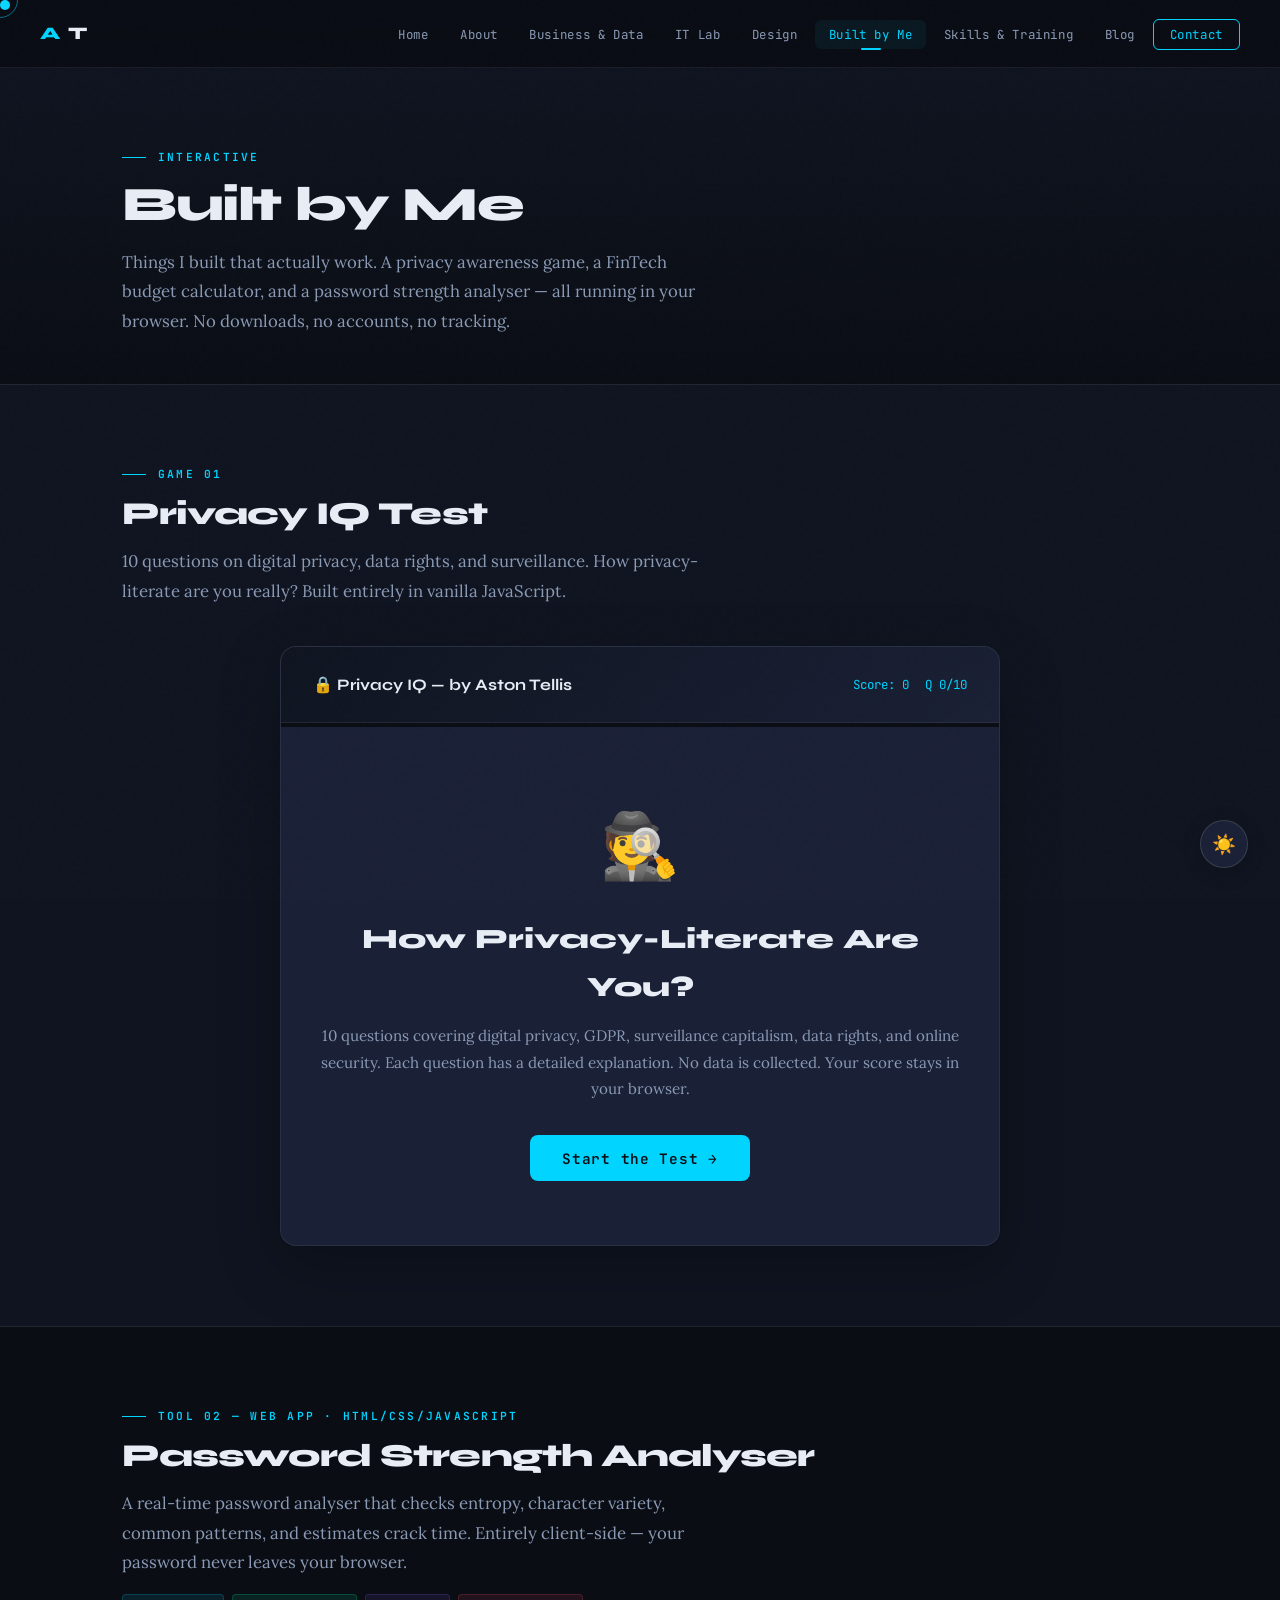
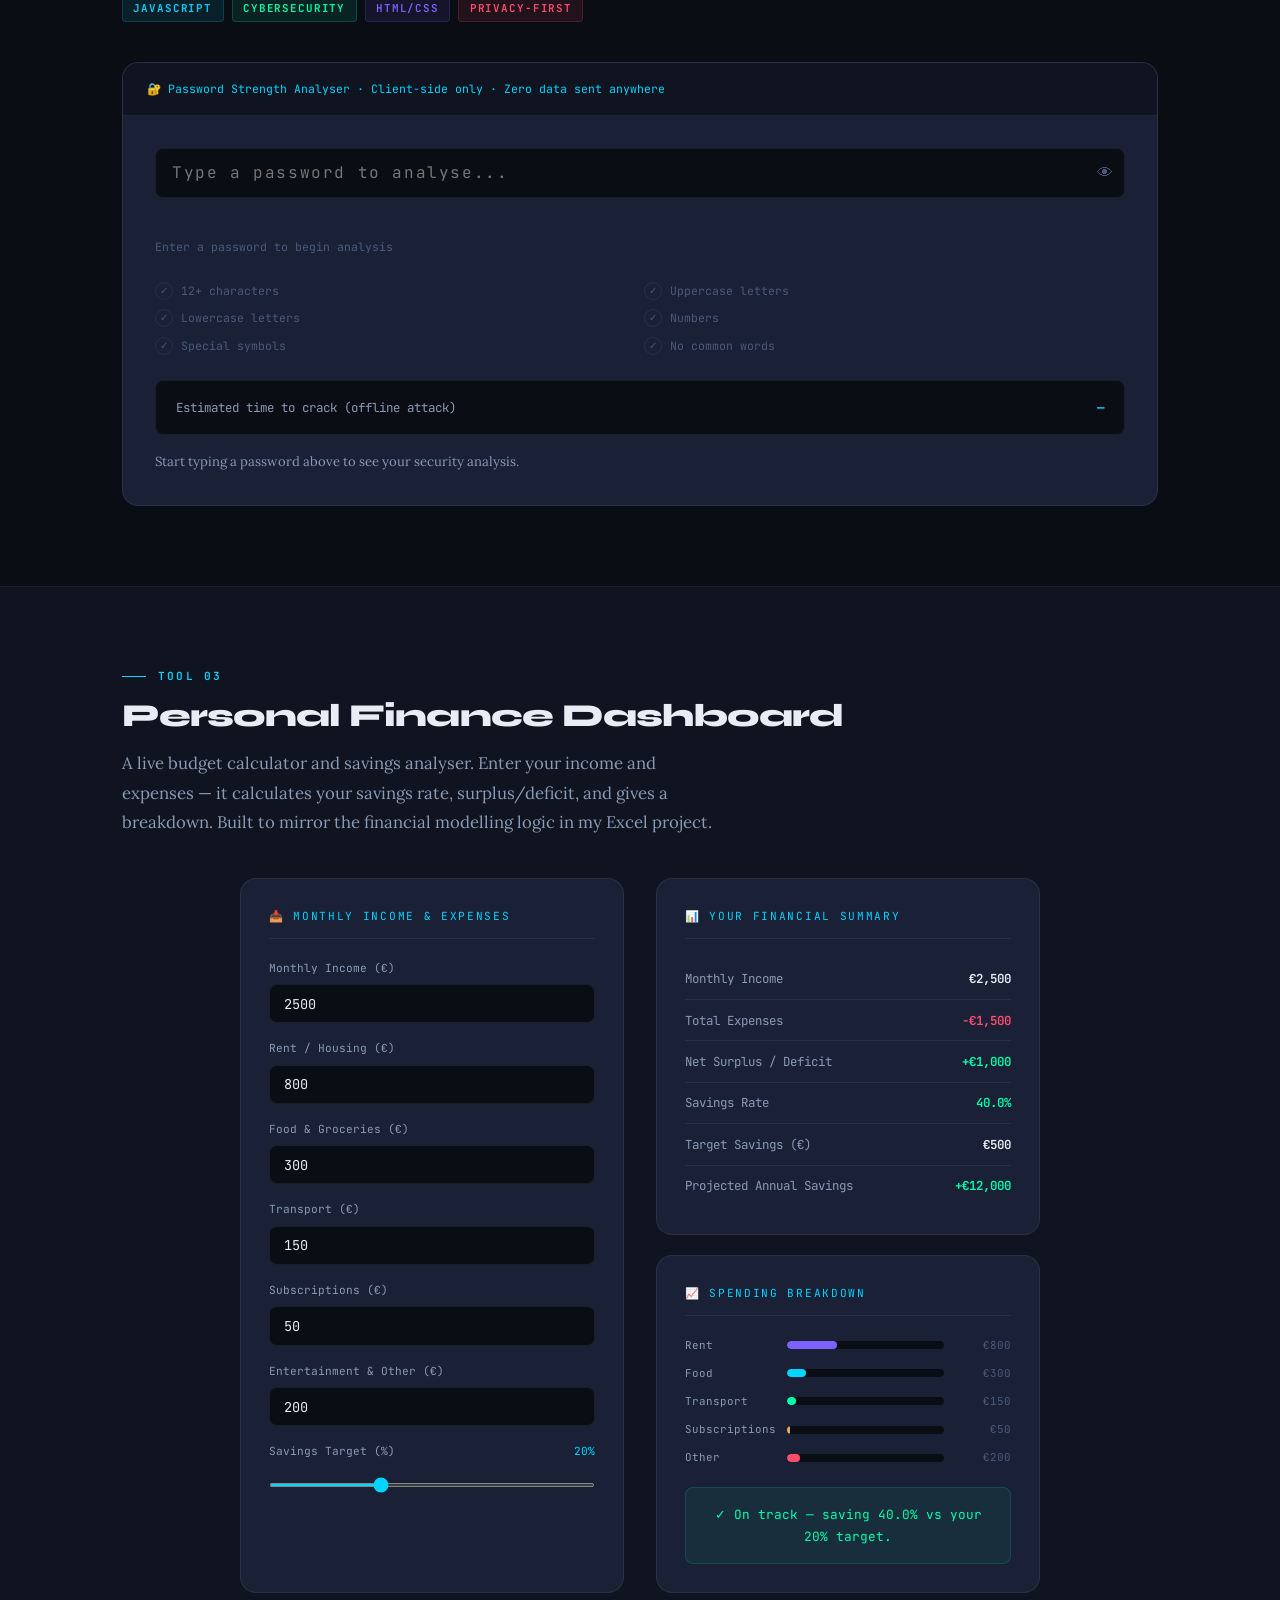
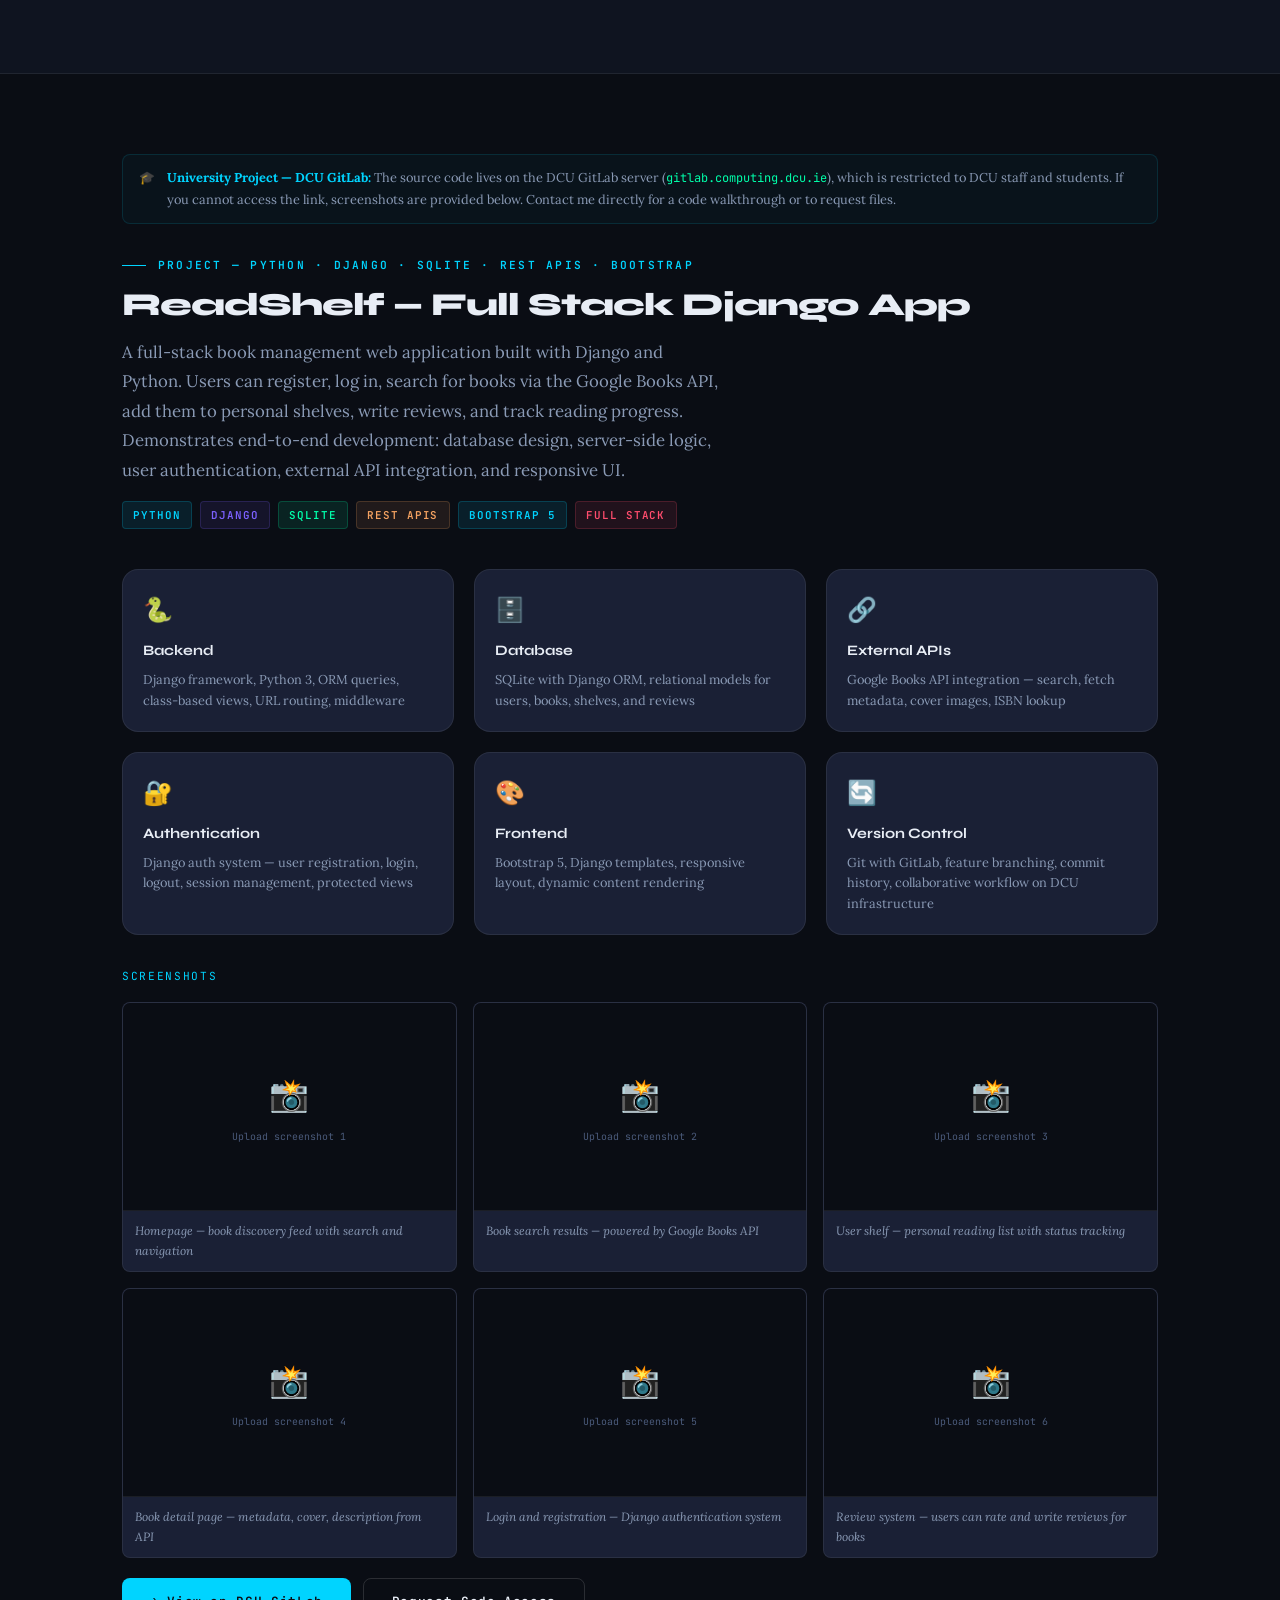
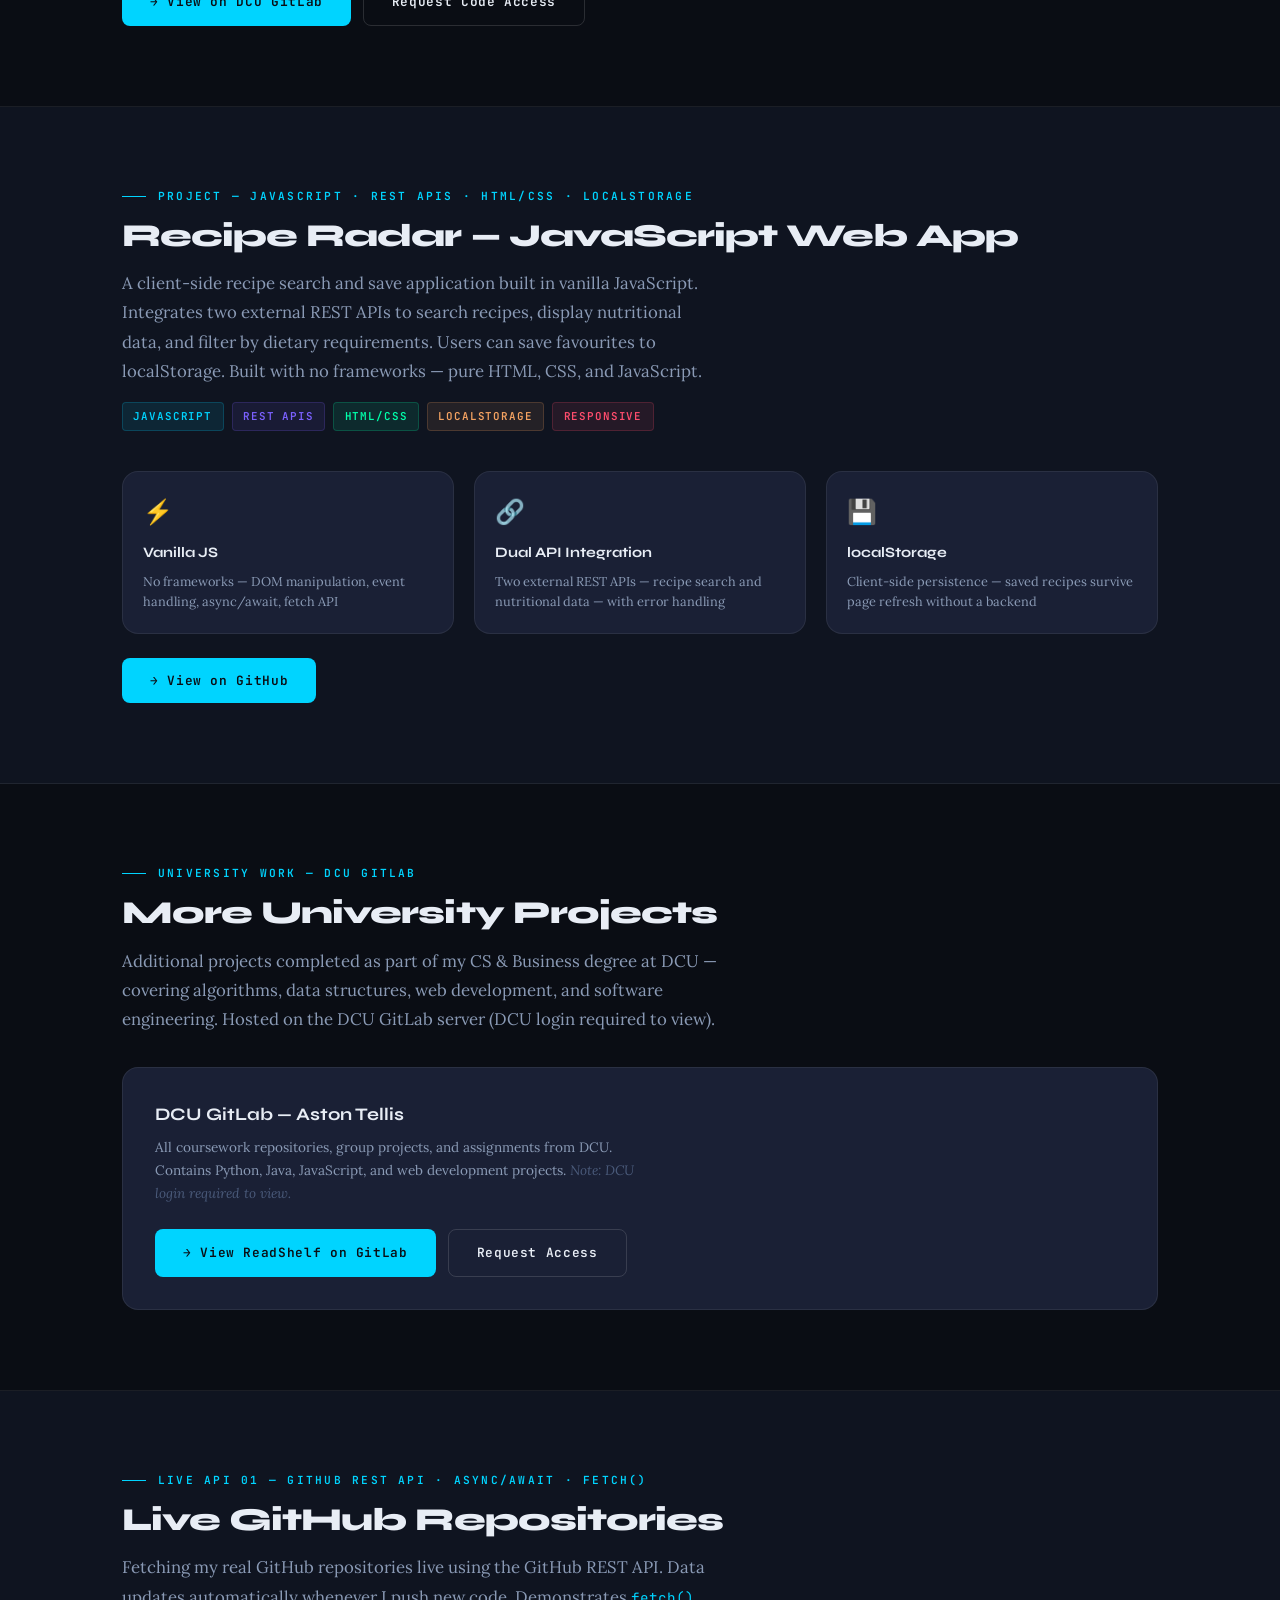
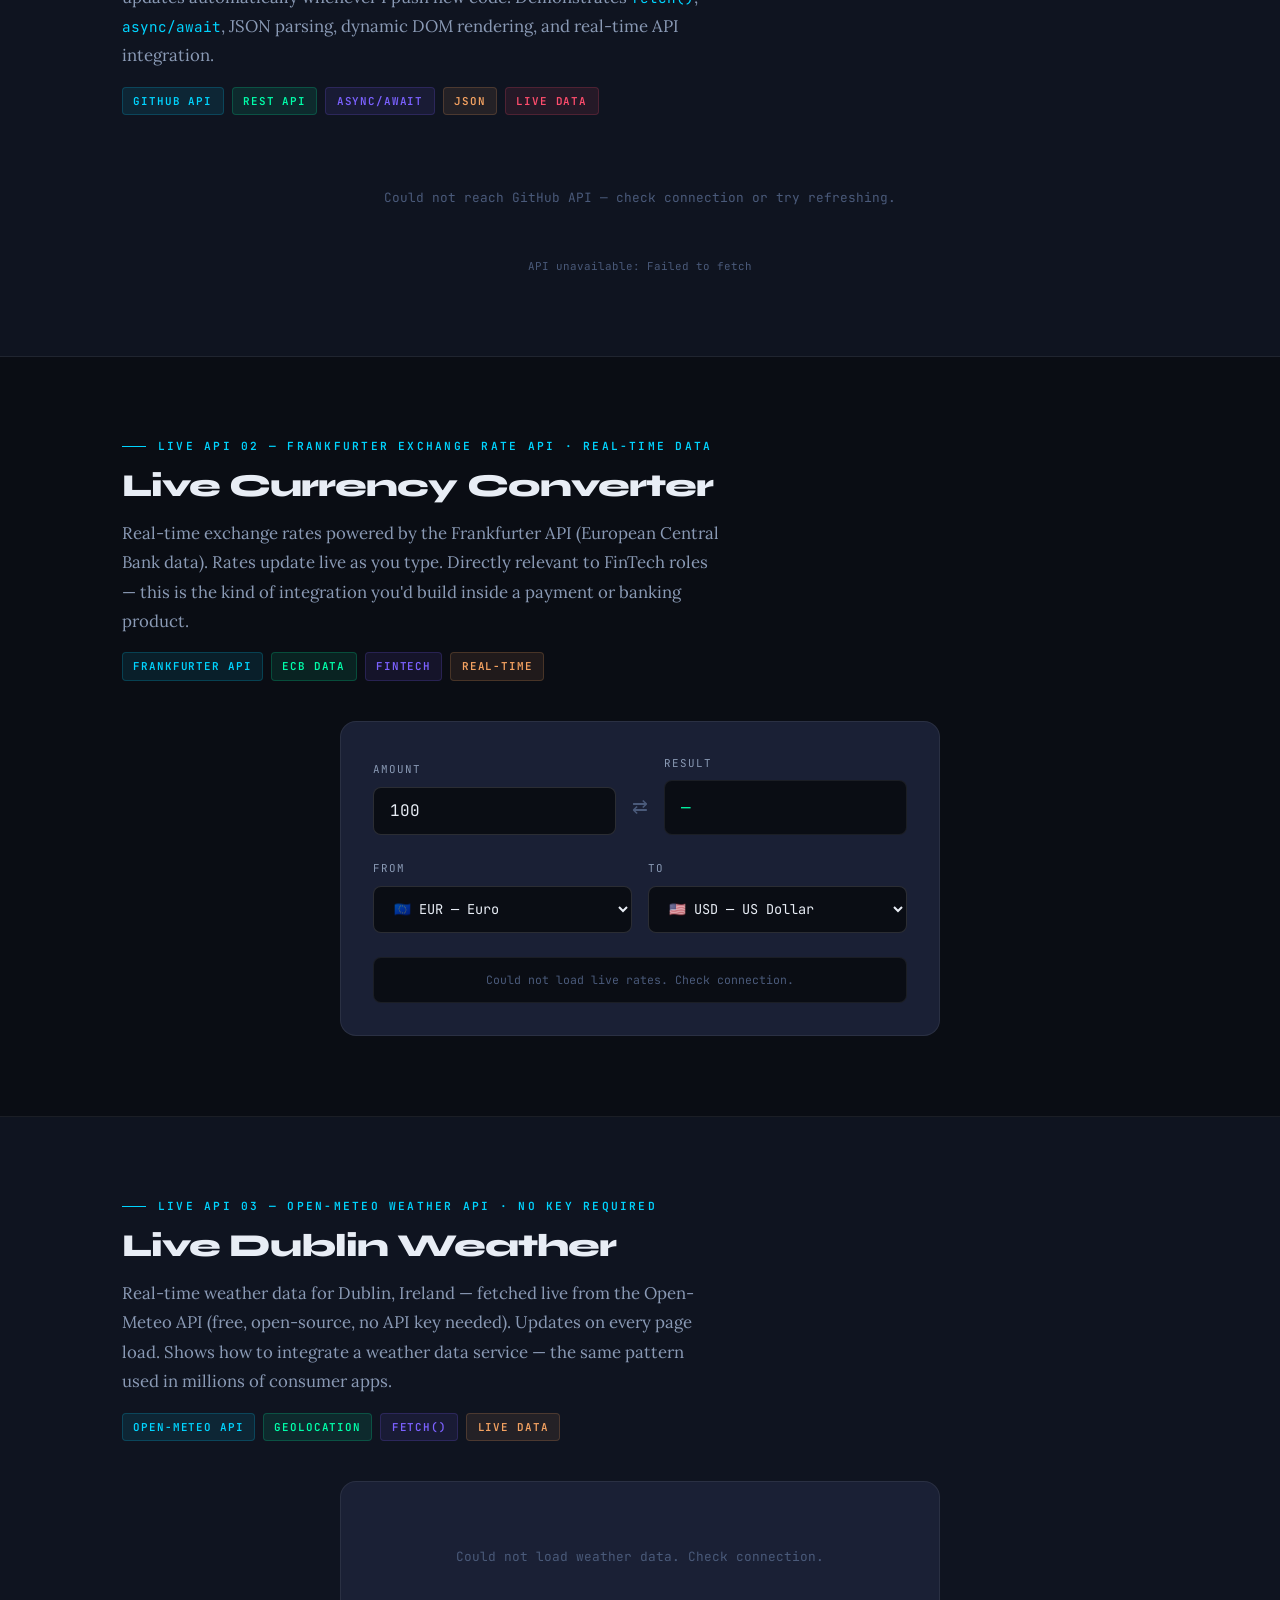
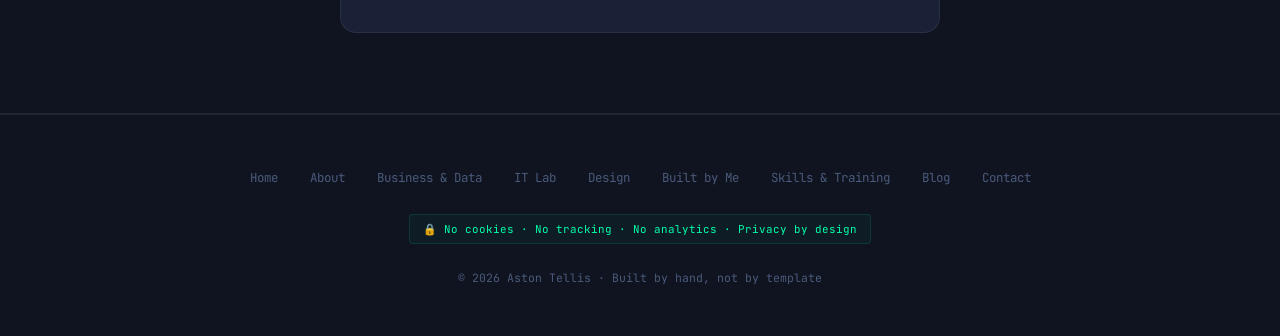
<file: tools.html>
<!DOCTYPE html>
<html lang="en">
<head>
  <meta charset="UTF-8"/>
  <meta name="viewport" content="width=device-width, initial-scale=1.0"/>
  <title>Built by Me — Aston Tellis</title>
  <link rel="stylesheet" href="style.css"/>
  <style>
    .page-hero {
      padding: 5rem 0 3rem;
      background: linear-gradient(180deg, var(--bg2) 0%, var(--bg) 100%);
      border-bottom: 1px solid var(--border);
    }

    /* ── Section Dividers ───────────────────────────────────── */
    .tool-section {
      padding: 5rem 0;
      border-bottom: 1px solid var(--border);
    }
    .tool-section:nth-child(even) { background: var(--bg2); }

    /* ══════════════════════════════════════════════════════════
       PRIVACY AWARENESS GAME
    ══════════════════════════════════════════════════════════ */
    .game-container {
      max-width: 720px;
      margin: 0 auto;
    }

    .game-card {
      background: var(--surface);
      border: 1px solid var(--border);
      border-radius: var(--radius2);
      overflow: hidden;
      box-shadow: 0 20px 60px #00000040;
    }

    .game-header {
      background: linear-gradient(135deg, #0f1420, #1a2035);
      padding: 1.5rem 2rem;
      display: flex;
      align-items: center;
      justify-content: space-between;
      border-bottom: 1px solid var(--border);
    }

    .game-title-bar {
      font-family: var(--font-display);
      font-weight: 700;
      font-size: 1rem;
      color: var(--text);
    }

    .game-score-display {
      font-family: var(--font-mono);
      font-size: 0.78rem;
      color: var(--accent);
      display: flex;
      align-items: center;
      gap: 1rem;
    }

    .game-progress-bar {
      height: 4px;
      background: var(--bg);
      position: relative;
    }

    .game-progress-fill {
      height: 100%;
      background: linear-gradient(90deg, var(--accent), var(--accent2));
      transition: width 0.5s ease;
    }

    .game-body { padding: 2rem; }

    .game-screen { display: none; }
    .game-screen.active { display: block; }

    /* Start screen */
    .game-start {
      text-align: center;
      padding: 2rem 0;
    }

    .game-start-icon { font-size: 4rem; margin-bottom: 1rem; }

    .game-start h2 {
      font-family: var(--font-display);
      font-size: 1.75rem;
      font-weight: 800;
      color: var(--text);
      margin-bottom: 0.75rem;
    }

    .game-start p {
      color: var(--text2);
      line-height: 1.75;
      margin-bottom: 2rem;
      font-size: 0.95rem;
    }

    /* Question screen */
    .question-number {
      font-family: var(--font-mono);
      font-size: 0.7rem;
      color: var(--accent);
      text-transform: uppercase;
      letter-spacing: 0.15em;
      margin-bottom: 0.75rem;
    }

    .question-text {
      font-family: var(--font-display);
      font-size: 1.2rem;
      font-weight: 700;
      color: var(--text);
      line-height: 1.4;
      margin-bottom: 1.75rem;
    }

    .answer-grid {
      display: grid;
      grid-template-columns: 1fr 1fr;
      gap: 0.75rem;
      margin-bottom: 1.5rem;
    }

    .answer-btn {
      background: var(--bg2);
      border: 1px solid var(--border);
      border-radius: var(--radius);
      padding: 1rem;
      text-align: left;
      font-family: var(--font-mono);
      font-size: 0.78rem;
      color: var(--text2);
      cursor: pointer;
      transition: all 0.2s ease;
      line-height: 1.5;
    }

    .answer-btn:hover:not(:disabled) {
      border-color: var(--accent);
      color: var(--text);
      background: #00d4ff08;
    }

    .answer-btn.correct {
      border-color: var(--accent3);
      background: #00ffaa15;
      color: var(--accent3);
    }

    .answer-btn.wrong {
      border-color: var(--red);
      background: #ff4d6d12;
      color: var(--red);
    }

    .answer-btn:disabled { cursor: not-allowed; }

    .answer-letter {
      display: inline-block;
      width: 20px; height: 20px;
      border-radius: 4px;
      background: var(--surface);
      font-size: 0.65rem;
      font-weight: 700;
      text-align: center;
      line-height: 20px;
      margin-right: 0.5rem;
      color: var(--accent);
    }

    .feedback-box {
      background: var(--bg);
      border: 1px solid var(--border);
      border-radius: var(--radius);
      padding: 1rem 1.25rem;
      font-size: 0.85rem;
      color: var(--text2);
      line-height: 1.7;
      margin-bottom: 1rem;
      display: none;
    }

    .feedback-box.show { display: block; }
    .feedback-box.correct { border-color: var(--accent3); }
    .feedback-box.wrong { border-color: var(--red); }

    /* Results screen */
    .results-screen { text-align: center; padding: 1rem 0; }

    .result-score {
      font-family: var(--font-display);
      font-size: 5rem;
      font-weight: 800;
      line-height: 1;
      margin-bottom: 0.5rem;
    }

    .result-grade {
      font-family: var(--font-mono);
      font-size: 0.8rem;
      text-transform: uppercase;
      letter-spacing: 0.15em;
      margin-bottom: 1.5rem;
    }

    .result-breakdown {
      display: grid;
      grid-template-columns: repeat(3, 1fr);
      gap: 0.75rem;
      margin: 1.5rem 0;
    }

    .result-stat {
      background: var(--bg2);
      border: 1px solid var(--border);
      border-radius: var(--radius);
      padding: 0.75rem;
    }

    .result-stat-num {
      font-family: var(--font-display);
      font-size: 1.5rem;
      font-weight: 800;
      color: var(--accent);
    }

    .result-stat-label {
      font-family: var(--font-mono);
      font-size: 0.62rem;
      color: var(--text3);
      text-transform: uppercase;
      letter-spacing: 0.08em;
    }

    /* ══════════════════════════════════════════════════════════
       FINTECH BUDGET CALCULATOR
    ══════════════════════════════════════════════════════════ */
    .calc-container {
      max-width: 800px;
      margin: 0 auto;
    }

    .calc-grid {
      display: grid;
      grid-template-columns: 1fr 1fr;
      gap: 2rem;
    }

    .calc-panel {
      background: var(--surface);
      border: 1px solid var(--border);
      border-radius: var(--radius2);
      padding: 1.75rem;
    }

    .calc-panel-title {
      font-family: var(--font-mono);
      font-size: 0.7rem;
      color: var(--accent);
      text-transform: uppercase;
      letter-spacing: 0.15em;
      margin-bottom: 1.25rem;
      padding-bottom: 0.75rem;
      border-bottom: 1px solid var(--border);
    }

    .calc-field {
      margin-bottom: 1rem;
    }

    .calc-label {
      font-family: var(--font-mono);
      font-size: 0.7rem;
      color: var(--text2);
      margin-bottom: 0.4rem;
      display: flex;
      justify-content: space-between;
    }

    .calc-input {
      width: 100%;
      background: var(--bg);
      border: 1px solid var(--border);
      border-radius: var(--radius);
      padding: 0.6rem 0.85rem;
      font-family: var(--font-mono);
      font-size: 0.85rem;
      color: var(--text);
      transition: border-color 0.2s ease;
      outline: none;
    }

    .calc-input:focus { border-color: var(--accent); }

    .calc-input[type="range"] {
      padding: 0;
      height: 4px;
      accent-color: var(--accent);
      cursor: pointer;
    }

    .calc-result-item {
      display: flex;
      justify-content: space-between;
      align-items: center;
      padding: 0.6rem 0;
      border-bottom: 1px solid var(--border);
      font-family: var(--font-mono);
      font-size: 0.78rem;
    }

    .calc-result-item:last-child { border-bottom: none; }

    .calc-result-label { color: var(--text2); }

    .calc-result-value {
      font-weight: 600;
      color: var(--text);
    }

    .calc-result-value.positive { color: var(--accent3); }
    .calc-result-value.negative { color: var(--red); }
    .calc-result-value.warning  { color: var(--gold); }

    .calc-chart {
      margin-top: 1.25rem;
    }

    .chart-bar-row {
      display: flex;
      align-items: center;
      gap: 0.75rem;
      margin-bottom: 0.6rem;
      font-family: var(--font-mono);
      font-size: 0.68rem;
    }

    .chart-bar-label { width: 90px; color: var(--text2); flex-shrink: 0; }

    .chart-bar-track {
      flex: 1;
      height: 8px;
      background: var(--bg);
      border-radius: 4px;
      overflow: hidden;
    }

    .chart-bar-fill {
      height: 100%;
      border-radius: 4px;
      transition: width 0.4s ease;
    }

    .chart-bar-val { width: 55px; text-align: right; color: var(--text3); }

    .savings-indicator {
      margin-top: 1.25rem;
      padding: 1rem;
      border-radius: var(--radius);
      text-align: center;
      font-family: var(--font-mono);
      font-size: 0.8rem;
    }

    .savings-indicator.good {
      background: #00ffaa10;
      border: 1px solid #00ffaa25;
      color: var(--accent3);
    }

    .savings-indicator.ok {
      background: #f4a26110;
      border: 1px solid #f4a26125;
      color: var(--gold);
    }

    .savings-indicator.bad {
      background: #ff4d6d10;
      border: 1px solid #ff4d6d25;
      color: var(--red);
    }

    /* ══════════════════════════════════════════════════════════
       IT SKILLS / CERTIFICATIONS
    ══════════════════════════════════════════════════════════ */
    .cert-grid {
      display: grid;
      grid-template-columns: repeat(3, 1fr);
      gap: 1.25rem;
    }

    .cert-card {
      background: var(--surface);
      border: 1px solid var(--border);
      border-radius: var(--radius2);
      padding: 1.5rem;
      transition: var(--transition);
      position: relative;
      overflow: hidden;
    }

    .cert-card::before {
      content: '';
      position: absolute;
      top: 0; left: 0; right: 0;
      height: 3px;
      background: linear-gradient(90deg, var(--accent), var(--accent2));
    }

    .cert-card:hover {
      border-color: var(--accent);
      transform: translateY(-3px);
      box-shadow: var(--glow);
    }

    .cert-issuer {
      font-family: var(--font-mono);
      font-size: 0.62rem;
      color: var(--accent);
      text-transform: uppercase;
      letter-spacing: 0.12em;
      margin-bottom: 0.5rem;
    }

    .cert-name {
      font-family: var(--font-display);
      font-weight: 700;
      font-size: 0.95rem;
      color: var(--text);
      margin-bottom: 0.5rem;
      line-height: 1.3;
    }

    .cert-desc {
      font-size: 0.8rem;
      color: var(--text2);
      line-height: 1.6;
      margin-bottom: 0.75rem;
    }

    .cert-badge {
      display: inline-flex;
      align-items: center;
      gap: 0.3rem;
      font-family: var(--font-mono);
      font-size: 0.62rem;
      color: var(--accent3);
      background: #00ffaa0a;
      border: 1px solid #00ffaa20;
      padding: 0.2rem 0.6rem;
      border-radius: 3px;
    }

    /* Languages */
    .languages-grid {
      display: grid;
      grid-template-columns: repeat(2, 1fr);
      gap: 1.5rem;
      margin-top: 3rem;
    }

    .lang-group-title {
      font-family: var(--font-mono);
      font-size: 0.68rem;
      color: var(--accent);
      text-transform: uppercase;
      letter-spacing: 0.15em;
      margin-bottom: 1rem;
    }

    .lang-list {
      display: flex;
      flex-wrap: wrap;
      gap: 0.5rem;
    }

    .lang-tag {
      font-family: var(--font-mono);
      font-size: 0.72rem;
      padding: 0.3rem 0.75rem;
      border-radius: 4px;
      border: 1px solid var(--border);
    }

    .lang-tag.fluent {
      background: #00d4ff12;
      color: var(--accent);
      border-color: #00d4ff30;
    }

    .lang-tag.working {
      background: #f4a26112;
      color: var(--gold);
      border-color: #f4a26130;
    }


    /* ── Password Analyser Styles ───────────────────────────── */
    .pw-card {
      background: var(--surface);
      border: 1px solid var(--border);
      border-radius: var(--radius2);
      overflow: hidden;
    }
    .pw-header {
      background: #0f1420;
      padding: 1rem 1.5rem;
      font-family: var(--font-mono);
      font-size: 0.72rem;
      color: var(--accent);
      border-bottom: 1px solid var(--border);
    }
    .pw-body { padding: 2rem; }
    .pw-input-wrap { position: relative; margin-bottom: 1.5rem; }
    .pw-input {
      width: 100%;
      background: var(--bg);
      border: 1px solid var(--border);
      border-radius: var(--radius);
      padding: 0.85rem 3rem 0.85rem 1rem;
      font-family: var(--font-mono);
      font-size: 1rem;
      color: var(--text);
      letter-spacing: 0.1em;
      outline: none;
      transition: border-color 0.2s ease;
      box-sizing: border-box;
    }
    .pw-input:focus { border-color: var(--accent); }
    .pw-toggle {
      position: absolute; right: 0.75rem; top: 50%;
      transform: translateY(-50%);
      background: none; border: none; cursor: pointer;
      font-size: 1rem; color: var(--text3); transition: color 0.2s;
    }
    .pw-toggle:hover { color: var(--accent); }
    .strength-meter {
      display: grid; grid-template-columns: repeat(5,1fr);
      gap: 4px; margin-bottom: 0.6rem;
    }
    .strength-bar { height: 6px; border-radius: 3px; background: var(--surface); transition: background 0.3s ease; }
    .strength-label { font-family: var(--font-mono); font-size: 0.72rem; margin-bottom: 1.5rem; color: var(--text3); }
    .pw-criteria { display: grid; grid-template-columns: 1fr 1fr; gap: 0.5rem; margin-bottom: 1.5rem; }
    .criterion {
      display: flex; align-items: center; gap: 0.5rem;
      font-family: var(--font-mono); font-size: 0.72rem;
      color: var(--text3); transition: color 0.2s ease;
    }
    .criterion.met { color: var(--accent3); }
    .criterion-icon {
      width: 18px; height: 18px; border-radius: 50%;
      border: 1px solid var(--border);
      display: flex; align-items: center; justify-content: center;
      font-size: 0.6rem; flex-shrink: 0; transition: all 0.2s ease;
    }
    .criterion.met .criterion-icon { background: var(--accent3); border-color: var(--accent3); color: var(--bg); }
    .crack-time {
      background: var(--bg); border: 1px solid var(--border);
      border-radius: var(--radius); padding: 1rem 1.25rem;
      font-family: var(--font-mono); font-size: 0.78rem;
      display: flex; justify-content: space-between; align-items: center;
      margin-bottom: 1rem;
    }
    .crack-time-label { color: var(--text2); }
    .crack-time-value { font-weight: 700; color: var(--accent); }
    .pw-suggestions { font-size: 0.82rem; color: var(--text2); line-height: 1.7; }
    @media (max-width: 768px) { .pw-criteria { grid-template-columns: 1fr; } }

    @media (max-width: 768px) {
      .answer-grid { grid-template-columns: 1fr; }
      .calc-grid { grid-template-columns: 1fr; }
      .cert-grid { grid-template-columns: 1fr; }
      .result-breakdown { grid-template-columns: 1fr 1fr; }
      .languages-grid { grid-template-columns: 1fr; }
    }

    @keyframes pulse-load {
      0%, 100% { opacity: 1; }
      50% { opacity: 0.4; }
    }
  </style>
</head>
<body>

  <div class="cursor"></div>
  <div class="cursor-ring"></div>

  <div class="loading-screen" id="loading-screen">
    <div class="loading-inner">
      <div class="loading-logo">AT</div>
      <div class="loading-bar"><div class="loading-fill"></div></div>
      <div class="loading-text">Loading...</div>
    </div>
  </div>

  <nav>
    <a class="nav-logo" href="index.html"><span>A</span>T</a>
    <ul class="nav-links">
      <li><a href="index.html">Home</a></li>
      <li><a href="about.html">About</a></li>
      <li><a href="projects.html">Business &amp; Data</a></li>
      <li><a href="it-projects.html">IT Lab</a></li>
      <li><a href="animations.html">Design</a></li>
      <li><a href="tools.html" class="active">Built by Me</a></li>
      <li><a href="skills.html">Skills &amp; Training</a></li>
      <li><a href="blog.html">Blog</a></li>
      <li><a href="contact.html" class="nav-cta">Contact</a></li>
    </ul>
    <button class="nav-hamburger" aria-label="Open navigation menu" aria-expanded="false" aria-controls="nav-drawer">
      <span class="bar"></span>
      <span class="bar"></span>
      <span class="bar"></span>
      <span class="menu-label">Menu</span>
    </button>
  </nav>

  <!-- Mobile nav overlay -->
  <div class="nav-overlay" id="nav-overlay"></div>

  <!-- Mobile nav drawer -->
  <div class="nav-drawer" id="nav-drawer" role="dialog" aria-label="Navigation menu">
    <ul class="drawer-links">
          <li><a href="index.html">Home</a></li>
          <li><a href="about.html">About</a></li>
          <li><a href="projects.html">Business &amp; Data</a></li>
          <li><a href="it-projects.html">IT Lab</a></li>
          <li><a href="animations.html">Design</a></li>
          <li><a href="tools.html" class="active">Built by Me</a></li>
          <li><a href="skills.html">Skills &amp; Training</a></li>
          <li><a href="blog.html">Blog</a></li>
          <li><a href="contact.html" class="drawer-cta">Contact</a></li>
    </ul>
    <div class="drawer-divider"></div>
    <div class="drawer-footer">
      🔒 No cookies · No tracking · Privacy by design
    </div>
  </div>

  <div class="page">
    <div class="page-hero">
      <div class="container fade-up">
        <div class="section-label">Interactive</div>
        <h1 class="section-title">Built by Me</h1>
        <p class="section-subtitle">
          Things I built that actually work. A privacy awareness game, a FinTech budget calculator,
          and a password strength analyser — all running in your browser.
          No downloads, no accounts, no tracking.
        </p>
      </div>
    </div>

    <!-- ══════════════════════════════════════════════════════
         PRIVACY AWARENESS GAME
    ══════════════════════════════════════════════════════ -->
    <section class="tool-section">
      <div class="container">
        <div class="fade-up" style="margin-bottom:2.5rem">
          <div class="section-label">Game 01</div>
          <h2 class="section-title" style="font-size:2rem">Privacy IQ Test</h2>
          <p class="section-subtitle">
            10 questions on digital privacy, data rights, and surveillance.
            How privacy-literate are you really? Built entirely in vanilla JavaScript.
          </p>
        </div>

        <div class="game-container fade-up">
          <div class="game-card">
            <div class="game-header">
              <span class="game-title-bar">🔒 Privacy IQ — by Aston Tellis</span>
              <div class="game-score-display">
                <span>Score: <span id="score-display">0</span></span>
                <span>Q <span id="q-display">0</span>/10</span>
              </div>
            </div>
            <div class="game-progress-bar">
              <div class="game-progress-fill" id="game-progress" style="width:0%"></div>
            </div>
            <div class="game-body">

              <!-- START SCREEN -->
              <div class="game-screen active" id="screen-start">
                <div class="game-start">
                  <div class="game-start-icon">🕵️</div>
                  <h2>How Privacy-Literate Are You?</h2>
                  <p>
                    10 questions covering digital privacy, GDPR, surveillance capitalism,
                    data rights, and online security. Each question has a detailed explanation.
                    No data is collected. Your score stays in your browser.
                  </p>
                  <button class="btn btn-primary" onclick="startGame()" style="font-size:0.9rem;padding:0.85rem 2rem">
                    Start the Test →
                  </button>
                </div>
              </div>

              <!-- QUESTION SCREEN -->
              <div class="game-screen" id="screen-question">
                <div class="question-number" id="question-number">Question 1 of 10</div>
                <div class="question-text" id="question-text"></div>
                <div class="answer-grid" id="answer-grid"></div>
                <div class="feedback-box" id="feedback-box"></div>
                <button class="btn btn-ghost" id="next-btn" onclick="nextQuestion()" style="display:none;margin-top:0.5rem">
                  Next Question →
                </button>
              </div>

              <!-- RESULTS SCREEN -->
              <div class="game-screen" id="screen-results">
                <div class="results-screen">
                  <div class="result-score" id="result-score"></div>
                  <div class="result-grade" id="result-grade"></div>
                  <p id="result-message" style="color:var(--text2);max-width:480px;margin:0 auto 1.5rem;font-size:0.9rem;line-height:1.75"></p>
                  <div class="result-breakdown">
                    <div class="result-stat">
                      <div class="result-stat-num" id="res-correct">0</div>
                      <div class="result-stat-label">Correct</div>
                    </div>
                    <div class="result-stat">
                      <div class="result-stat-num" id="res-wrong">0</div>
                      <div class="result-stat-label">Wrong</div>
                    </div>
                    <div class="result-stat">
                      <div class="result-stat-num" id="res-pct">0%</div>
                      <div class="result-stat-label">Score</div>
                    </div>
                  </div>
                  <button class="btn btn-primary" onclick="resetGame()" style="margin-top:1rem">
                    Play Again →
                  </button>
                </div>
              </div>

            </div>
          </div>
        </div>
      </div>
    </section>

    <section class="tool-section">
      <div class="container">
        <div class="fade-up" style="margin-bottom:2.5rem">
          <div class="section-label">Tool 02 — Web App · HTML/CSS/JavaScript</div>
          <h2 class="section-title" style="font-size:2rem">Password Strength Analyser</h2>
          <p class="section-subtitle">
            A real-time password analyser that checks entropy, character variety, common patterns,
            and estimates crack time. Entirely client-side — your password never leaves your browser.
          </p>
          <div style="margin-top:1rem;display:flex;gap:0.5rem;flex-wrap:wrap">
            <span class="tag tag-blue">JavaScript</span>
            <span class="tag tag-green">Cybersecurity</span>
            <span class="tag tag-purple">HTML/CSS</span>
            <span class="tag tag-red">Privacy-First</span>
          </div>
        </div>
        <div class="pw-container fade-up">
          <div class="pw-card">
            <div class="pw-header">
              🔐 Password Strength Analyser · Client-side only · Zero data sent anywhere
            </div>
            <div class="pw-body">
              <div class="pw-input-wrap">
                <input type="password" class="pw-input" id="pw-input"
                  placeholder="Type a password to analyse..."
                  oninput="analysePassword(this.value)" autocomplete="off">
                <button class="pw-toggle" id="pw-toggle" onclick="togglePwVisibility()">👁</button>
              </div>
              <div class="strength-meter" id="strength-meter">
                <div class="strength-bar" id="sb1"></div>
                <div class="strength-bar" id="sb2"></div>
                <div class="strength-bar" id="sb3"></div>
                <div class="strength-bar" id="sb4"></div>
                <div class="strength-bar" id="sb5"></div>
              </div>
              <div class="strength-label" id="strength-label">Enter a password to begin analysis</div>
              <div class="pw-criteria">
                <div class="criterion" id="c-length"><div class="criterion-icon">✓</div> 12+ characters</div>
                <div class="criterion" id="c-upper"><div class="criterion-icon">✓</div> Uppercase letters</div>
                <div class="criterion" id="c-lower"><div class="criterion-icon">✓</div> Lowercase letters</div>
                <div class="criterion" id="c-number"><div class="criterion-icon">✓</div> Numbers</div>
                <div class="criterion" id="c-symbol"><div class="criterion-icon">✓</div> Special symbols</div>
                <div class="criterion" id="c-nocommon"><div class="criterion-icon">✓</div> No common words</div>
              </div>
              <div class="crack-time">
                <span class="crack-time-label">Estimated time to crack (offline attack)</span>
                <span class="crack-time-value" id="crack-time">—</span>
              </div>
              <div class="pw-suggestions" id="pw-suggestions">
                Start typing a password above to see your security analysis.
              </div>
            </div>
          </div>
        </div>
      </div>
    </section>

    <section class="tool-section">
      <div class="container">
        <div class="fade-up" style="margin-bottom:2.5rem">
          <div class="section-label">Tool 03</div>
          <h2 class="section-title" style="font-size:2rem">Personal Finance Dashboard</h2>
          <p class="section-subtitle">
            A live budget calculator and savings analyser. Enter your income and expenses —
            it calculates your savings rate, surplus/deficit, and gives a breakdown.
            Built to mirror the financial modelling logic in my Excel project.
          </p>
        </div>

        <div class="calc-container fade-up">
          <div class="calc-grid">
            <!-- Inputs -->
            <div class="calc-panel">
              <div class="calc-panel-title">📥 Monthly Income & Expenses</div>

              <div class="calc-field">
                <div class="calc-label"><span>Monthly Income (€)</span></div>
                <input type="number" class="calc-input" id="income" value="2500" min="0" oninput="calculate()">
              </div>

              <div class="calc-field">
                <div class="calc-label"><span>Rent / Housing (€)</span></div>
                <input type="number" class="calc-input" id="rent" value="800" min="0" oninput="calculate()">
              </div>

              <div class="calc-field">
                <div class="calc-label"><span>Food & Groceries (€)</span></div>
                <input type="number" class="calc-input" id="food" value="300" min="0" oninput="calculate()">
              </div>

              <div class="calc-field">
                <div class="calc-label"><span>Transport (€)</span></div>
                <input type="number" class="calc-input" id="transport" value="150" min="0" oninput="calculate()">
              </div>

              <div class="calc-field">
                <div class="calc-label"><span>Subscriptions (€)</span></div>
                <input type="number" class="calc-input" id="subs" value="50" min="0" oninput="calculate()">
              </div>

              <div class="calc-field">
                <div class="calc-label"><span>Entertainment & Other (€)</span></div>
                <input type="number" class="calc-input" id="other" value="200" min="0" oninput="calculate()">
              </div>

              <div class="calc-field">
                <div class="calc-label">
                  <span>Savings Target (%)</span>
                  <span id="savings-target-label" style="color:var(--accent)">20%</span>
                </div>
                <input type="range" class="calc-input" id="savings-target" min="5" max="50" value="20" oninput="updateSavingsLabel();calculate()">
              </div>
            </div>

            <!-- Results -->
            <div>
              <div class="calc-panel" style="margin-bottom:1.25rem">
                <div class="calc-panel-title">📊 Your Financial Summary</div>

                <div class="calc-result-item">
                  <span class="calc-result-label">Monthly Income</span>
                  <span class="calc-result-value" id="r-income">€2,500</span>
                </div>
                <div class="calc-result-item">
                  <span class="calc-result-label">Total Expenses</span>
                  <span class="calc-result-value negative" id="r-expenses">€1,500</span>
                </div>
                <div class="calc-result-item">
                  <span class="calc-result-label">Net Surplus / Deficit</span>
                  <span class="calc-result-value positive" id="r-surplus">€1,000</span>
                </div>
                <div class="calc-result-item">
                  <span class="calc-result-label">Savings Rate</span>
                  <span class="calc-result-value" id="r-savings-rate">40.0%</span>
                </div>
                <div class="calc-result-item">
                  <span class="calc-result-label">Target Savings (€)</span>
                  <span class="calc-result-value" id="r-target-savings">€500</span>
                </div>
                <div class="calc-result-item">
                  <span class="calc-result-label">Projected Annual Savings</span>
                  <span class="calc-result-value positive" id="r-annual">€12,000</span>
                </div>
              </div>

              <!-- Spend breakdown chart -->
              <div class="calc-panel">
                <div class="calc-panel-title">📈 Spending Breakdown</div>
                <div class="calc-chart" id="spend-chart"></div>
                <div class="savings-indicator" id="savings-indicator">
                  ✓ On track with your savings target
                </div>
              </div>
            </div>
          </div>
        </div>
      </div>
    </section>

    <!-- ══════════════════════════════════════════════════════
         READSHELF — DJANGO FULL STACK PROJECT
    ══════════════════════════════════════════════════════ -->
    <section class="tool-section">
      <div class="container">

        <div style="background:#00d4ff08;border:1px solid #00d4ff20;border-radius:var(--radius);padding:0.75rem 1rem;font-size:0.8rem;color:var(--text2);margin-bottom:2rem;line-height:1.7;display:flex;gap:0.75rem;align-items:flex-start" class="fade-up">
          <span>🎓</span>
          <span>
            <strong style="color:var(--accent)">University Project — DCU GitLab:</strong>
            The source code lives on the DCU GitLab server
            (<code style="font-family:var(--font-mono);color:var(--accent3);font-size:0.75rem">gitlab.computing.dcu.ie</code>),
            which is restricted to DCU staff and students. If you cannot access the link,
            screenshots are provided below. Contact me directly for a code walkthrough or to request files.
          </span>
        </div>

        <div class="fade-up" style="margin-bottom:2.5rem">
          <div class="section-label">Project — Python · Django · SQLite · REST APIs · Bootstrap</div>
          <h2 class="section-title" style="font-size:2rem">ReadShelf — Full Stack Django App</h2>
          <p class="section-subtitle">
            A full-stack book management web application built with Django and Python.
            Users can register, log in, search for books via the Google Books API,
            add them to personal shelves, write reviews, and track reading progress.
            Demonstrates end-to-end development: database design, server-side logic,
            user authentication, external API integration, and responsive UI.
          </p>
          <div style="margin-top:1rem;display:flex;gap:0.5rem;flex-wrap:wrap">
            <span class="tag tag-blue">Python</span>
            <span class="tag tag-purple">Django</span>
            <span class="tag tag-green">SQLite</span>
            <span class="tag tag-gold">REST APIs</span>
            <span class="tag tag-blue">Bootstrap 5</span>
            <span class="tag tag-red">Full Stack</span>
          </div>
        </div>

        <div style="display:grid;grid-template-columns:repeat(3,1fr);gap:1.25rem;margin-bottom:2rem" class="fade-up">
          <div style="background:var(--surface);border:1px solid var(--border);border-radius:var(--radius2);padding:1.25rem;transition:var(--transition)" class="card">
            <div style="font-size:1.5rem;margin-bottom:0.5rem">🐍</div>
            <div style="font-family:var(--font-display);font-weight:700;font-size:0.9rem;color:var(--text);margin-bottom:0.4rem">Backend</div>
            <div style="font-size:0.8rem;color:var(--text2);line-height:1.6">Django framework, Python 3, ORM queries, class-based views, URL routing, middleware</div>
          </div>
          <div style="background:var(--surface);border:1px solid var(--border);border-radius:var(--radius2);padding:1.25rem;transition:var(--transition)" class="card">
            <div style="font-size:1.5rem;margin-bottom:0.5rem">🗄️</div>
            <div style="font-family:var(--font-display);font-weight:700;font-size:0.9rem;color:var(--text);margin-bottom:0.4rem">Database</div>
            <div style="font-size:0.8rem;color:var(--text2);line-height:1.6">SQLite with Django ORM, relational models for users, books, shelves, and reviews</div>
          </div>
          <div style="background:var(--surface);border:1px solid var(--border);border-radius:var(--radius2);padding:1.25rem;transition:var(--transition)" class="card">
            <div style="font-size:1.5rem;margin-bottom:0.5rem">🔗</div>
            <div style="font-family:var(--font-display);font-weight:700;font-size:0.9rem;color:var(--text);margin-bottom:0.4rem">External APIs</div>
            <div style="font-size:0.8rem;color:var(--text2);line-height:1.6">Google Books API integration — search, fetch metadata, cover images, ISBN lookup</div>
          </div>
          <div style="background:var(--surface);border:1px solid var(--border);border-radius:var(--radius2);padding:1.25rem;transition:var(--transition)" class="card">
            <div style="font-size:1.5rem;margin-bottom:0.5rem">🔐</div>
            <div style="font-family:var(--font-display);font-weight:700;font-size:0.9rem;color:var(--text);margin-bottom:0.4rem">Authentication</div>
            <div style="font-size:0.8rem;color:var(--text2);line-height:1.6">Django auth system — user registration, login, logout, session management, protected views</div>
          </div>
          <div style="background:var(--surface);border:1px solid var(--border);border-radius:var(--radius2);padding:1.25rem;transition:var(--transition)" class="card">
            <div style="font-size:1.5rem;margin-bottom:0.5rem">🎨</div>
            <div style="font-family:var(--font-display);font-weight:700;font-size:0.9rem;color:var(--text);margin-bottom:0.4rem">Frontend</div>
            <div style="font-size:0.8rem;color:var(--text2);line-height:1.6">Bootstrap 5, Django templates, responsive layout, dynamic content rendering</div>
          </div>
          <div style="background:var(--surface);border:1px solid var(--border);border-radius:var(--radius2);padding:1.25rem;transition:var(--transition)" class="card">
            <div style="font-size:1.5rem;margin-bottom:0.5rem">🔄</div>
            <div style="font-family:var(--font-display);font-weight:700;font-size:0.9rem;color:var(--text);margin-bottom:0.4rem">Version Control</div>
            <div style="font-size:0.8rem;color:var(--text2);line-height:1.6">Git with GitLab, feature branching, commit history, collaborative workflow on DCU infrastructure</div>
          </div>
        </div>

        <!-- Screenshot Gallery -->
        <div class="fade-up">
          <div style="font-family:var(--font-mono);font-size:0.7rem;color:var(--accent);text-transform:uppercase;letter-spacing:0.15em;margin-bottom:1rem">Screenshots</div>
          <div style="display:grid;grid-template-columns:repeat(3,1fr);gap:1rem;margin-bottom:1rem">
            <div style="background:var(--surface);border:1px solid var(--border);border-radius:var(--radius);overflow:hidden">
              <div style="aspect-ratio:16/10;background:var(--bg);display:flex;align-items:center;justify-content:center;border-bottom:1px solid var(--border)">
                <div style="text-align:center;color:var(--text3)"><div style="font-size:2rem;margin-bottom:0.4rem">📸</div><div style="font-family:var(--font-mono);font-size:0.62rem">Upload screenshot 1</div></div>
              </div>
              <div style="padding:0.6rem 0.75rem;font-size:0.75rem;color:var(--text2);font-style:italic" class="screenshot-caption">Homepage — book discovery feed with search and navigation</div>
            </div>
            <div style="background:var(--surface);border:1px solid var(--border);border-radius:var(--radius);overflow:hidden">
              <div style="aspect-ratio:16/10;background:var(--bg);display:flex;align-items:center;justify-content:center;border-bottom:1px solid var(--border)">
                <div style="text-align:center;color:var(--text3)"><div style="font-size:2rem;margin-bottom:0.4rem">📸</div><div style="font-family:var(--font-mono);font-size:0.62rem">Upload screenshot 2</div></div>
              </div>
              <div style="padding:0.6rem 0.75rem;font-size:0.75rem;color:var(--text2);font-style:italic" class="screenshot-caption">Book search results — powered by Google Books API</div>
            </div>
            <div style="background:var(--surface);border:1px solid var(--border);border-radius:var(--radius);overflow:hidden">
              <div style="aspect-ratio:16/10;background:var(--bg);display:flex;align-items:center;justify-content:center;border-bottom:1px solid var(--border)">
                <div style="text-align:center;color:var(--text3)"><div style="font-size:2rem;margin-bottom:0.4rem">📸</div><div style="font-family:var(--font-mono);font-size:0.62rem">Upload screenshot 3</div></div>
              </div>
              <div style="padding:0.6rem 0.75rem;font-size:0.75rem;color:var(--text2);font-style:italic" class="screenshot-caption">User shelf — personal reading list with status tracking</div>
            </div>
            <div style="background:var(--surface);border:1px solid var(--border);border-radius:var(--radius);overflow:hidden">
              <div style="aspect-ratio:16/10;background:var(--bg);display:flex;align-items:center;justify-content:center;border-bottom:1px solid var(--border)">
                <div style="text-align:center;color:var(--text3)"><div style="font-size:2rem;margin-bottom:0.4rem">📸</div><div style="font-family:var(--font-mono);font-size:0.62rem">Upload screenshot 4</div></div>
              </div>
              <div style="padding:0.6rem 0.75rem;font-size:0.75rem;color:var(--text2);font-style:italic" class="screenshot-caption">Book detail page — metadata, cover, description from API</div>
            </div>
            <div style="background:var(--surface);border:1px solid var(--border);border-radius:var(--radius);overflow:hidden">
              <div style="aspect-ratio:16/10;background:var(--bg);display:flex;align-items:center;justify-content:center;border-bottom:1px solid var(--border)">
                <div style="text-align:center;color:var(--text3)"><div style="font-size:2rem;margin-bottom:0.4rem">📸</div><div style="font-family:var(--font-mono);font-size:0.62rem">Upload screenshot 5</div></div>
              </div>
              <div style="padding:0.6rem 0.75rem;font-size:0.75rem;color:var(--text2);font-style:italic" class="screenshot-caption">Login and registration — Django authentication system</div>
            </div>
            <div style="background:var(--surface);border:1px solid var(--border);border-radius:var(--radius);overflow:hidden">
              <div style="aspect-ratio:16/10;background:var(--bg);display:flex;align-items:center;justify-content:center;border-bottom:1px solid var(--border)">
                <div style="text-align:center;color:var(--text3)"><div style="font-size:2rem;margin-bottom:0.4rem">📸</div><div style="font-family:var(--font-mono);font-size:0.62rem">Upload screenshot 6</div></div>
              </div>
              <div style="padding:0.6rem 0.75rem;font-size:0.75rem;color:var(--text2);font-style:italic" class="screenshot-caption">Review system — users can rate and write reviews for books</div>
            </div>
          </div>
          <div style="display:flex;gap:0.75rem;flex-wrap:wrap;margin-top:1.25rem">
            <a href="https://gitlab.computing.dcu.ie/aston.tellis2/2026-csc1025-project02" target="_blank" class="btn btn-primary">→ View on DCU GitLab</a>
            <a href="mailto:astontellis6@gmail.com?subject=ReadShelf%20Code%20Request" class="btn btn-ghost">Request Code Access</a>
          </div>
        </div>

      </div>
    </section>

    <!-- ══════════════════════════════════════════════════════
         RECIPE RADAR — JAVASCRIPT WEB APP
    ══════════════════════════════════════════════════════ -->
    <section class="tool-section">
      <div class="container">
        <div class="fade-up" style="margin-bottom:2.5rem">
          <div class="section-label">Project — JavaScript · REST APIs · HTML/CSS · localStorage</div>
          <h2 class="section-title" style="font-size:2rem">Recipe Radar — JavaScript Web App</h2>
          <p class="section-subtitle">
            A client-side recipe search and save application built in vanilla JavaScript.
            Integrates two external REST APIs to search recipes, display nutritional data,
            and filter by dietary requirements. Users can save favourites to localStorage.
            Built with no frameworks — pure HTML, CSS, and JavaScript.
          </p>
          <div style="margin-top:1rem;display:flex;gap:0.5rem;flex-wrap:wrap">
            <span class="tag tag-blue">JavaScript</span>
            <span class="tag tag-purple">REST APIs</span>
            <span class="tag tag-green">HTML/CSS</span>
            <span class="tag tag-gold">localStorage</span>
            <span class="tag tag-red">Responsive</span>
          </div>
        </div>

        <div style="display:grid;grid-template-columns:repeat(3,1fr);gap:1.25rem;margin-bottom:1.5rem" class="fade-up">
          <div style="background:var(--surface);border:1px solid var(--border);border-radius:var(--radius2);padding:1.25rem" class="card">
            <div style="font-size:1.5rem;margin-bottom:0.5rem">⚡</div>
            <div style="font-family:var(--font-display);font-weight:700;font-size:0.9rem;color:var(--text);margin-bottom:0.4rem">Vanilla JS</div>
            <div style="font-size:0.8rem;color:var(--text2);line-height:1.6">No frameworks — DOM manipulation, event handling, async/await, fetch API</div>
          </div>
          <div style="background:var(--surface);border:1px solid var(--border);border-radius:var(--radius2);padding:1.25rem" class="card">
            <div style="font-size:1.5rem;margin-bottom:0.5rem">🔗</div>
            <div style="font-family:var(--font-display);font-weight:700;font-size:0.9rem;color:var(--text);margin-bottom:0.4rem">Dual API Integration</div>
            <div style="font-size:0.8rem;color:var(--text2);line-height:1.6">Two external REST APIs — recipe search and nutritional data — with error handling</div>
          </div>
          <div style="background:var(--surface);border:1px solid var(--border);border-radius:var(--radius2);padding:1.25rem" class="card">
            <div style="font-size:1.5rem;margin-bottom:0.5rem">💾</div>
            <div style="font-family:var(--font-display);font-weight:700;font-size:0.9rem;color:var(--text);margin-bottom:0.4rem">localStorage</div>
            <div style="font-size:0.8rem;color:var(--text2);line-height:1.6">Client-side persistence — saved recipes survive page refresh without a backend</div>
          </div>
        </div>

        <div class="fade-up">
          <a href="https://github.com/AstonTellis/Recipe-Radar" target="_blank" class="btn btn-primary">→ View on GitHub</a>
        </div>

      </div>
    </section>

    <!-- ══════════════════════════════════════════════════════
         MORE UNIVERSITY PROJECTS — DCU GITLAB
    ══════════════════════════════════════════════════════ -->
    <section class="tool-section">
      <div class="container">
        <div class="fade-up">
          <div class="section-label">University Work — DCU GitLab</div>
          <h2 class="section-title" style="font-size:2rem">More University Projects</h2>
          <p class="section-subtitle" style="margin-bottom:2rem">
            Additional projects completed as part of my CS &amp; Business degree at DCU —
            covering algorithms, data structures, web development, and software engineering.
            Hosted on the DCU GitLab server (DCU login required to view).
          </p>
          <div style="background:var(--surface);border:1px solid var(--border);border-radius:var(--radius2);padding:2rem;display:flex;align-items:center;justify-content:space-between;flex-wrap:wrap;gap:1.5rem">
            <div>
              <div style="font-family:var(--font-display);font-weight:700;font-size:1.1rem;color:var(--text);margin-bottom:0.4rem">DCU GitLab — Aston Tellis</div>
              <div style="font-size:0.85rem;color:var(--text2);line-height:1.7;max-width:500px">
                All coursework repositories, group projects, and assignments from DCU.
                Contains Python, Java, JavaScript, and web development projects.
                <span style="color:var(--text3);font-style:italic"> Note: DCU login required to view.</span>
              </div>
            </div>
            <div style="display:flex;gap:0.75rem;flex-wrap:wrap">
              <a href="https://gitlab.computing.dcu.ie/aston.tellis2/2026-csc1025-project02" target="_blank" class="btn btn-primary">→ View ReadShelf on GitLab</a>
              <a href="mailto:astontellis6@gmail.com?subject=Project%20Code%20Request&body=Hi%20Aston%2C%0A%0AI%20would%20like%20to%20see%20the%20code%20for%20your%20university%20projects." class="btn btn-ghost">Request Access</a>
            </div>
          </div>
        </div>
      </div>
    </section>


    <!-- ══════════════════════════════════════════════════════
         API SHOWCASE — GITHUB LIVE REPOS
    ══════════════════════════════════════════════════════ -->
    <section class="tool-section">
      <div class="container">
        <div class="fade-up" style="margin-bottom:2.5rem">
          <div class="section-label">Live API 01 — GitHub REST API · async/await · fetch()</div>
          <h2 class="section-title" style="font-size:2rem">Live GitHub Repositories</h2>
          <p class="section-subtitle">
            Fetching my real GitHub repositories live using the GitHub REST API.
            Data updates automatically whenever I push new code.
            Demonstrates <code style="color:var(--accent);font-family:var(--font-mono);font-size:0.85em">fetch()</code>,
            <code style="color:var(--accent);font-family:var(--font-mono);font-size:0.85em">async/await</code>,
            JSON parsing, dynamic DOM rendering, and real-time API integration.
          </p>
          <div style="margin-top:1rem;display:flex;gap:0.5rem;flex-wrap:wrap">
            <span class="tag tag-blue">GitHub API</span>
            <span class="tag tag-green">REST API</span>
            <span class="tag tag-purple">async/await</span>
            <span class="tag tag-gold">JSON</span>
            <span class="tag tag-red">Live Data</span>
          </div>
        </div>

        <div id="github-repos-grid" class="fade-up" style="display:grid;grid-template-columns:repeat(3,1fr);gap:1rem;margin-bottom:1rem">
          <!-- Populated by GitHub API -->
          <div style="background:var(--surface);border:1px solid var(--border);border-radius:var(--radius);padding:1.25rem;animation:pulse-load 1.5s infinite">
            <div style="height:12px;background:var(--border);border-radius:3px;width:70%;margin-bottom:0.75rem"></div>
            <div style="height:8px;background:var(--border);border-radius:3px;width:90%;margin-bottom:0.5rem"></div>
            <div style="height:8px;background:var(--border);border-radius:3px;width:60%"></div>
          </div>
          <div style="background:var(--surface);border:1px solid var(--border);border-radius:var(--radius);padding:1.25rem;animation:pulse-load 1.5s infinite 0.2s">
            <div style="height:12px;background:var(--border);border-radius:3px;width:80%;margin-bottom:0.75rem"></div>
            <div style="height:8px;background:var(--border);border-radius:3px;width:85%;margin-bottom:0.5rem"></div>
            <div style="height:8px;background:var(--border);border-radius:3px;width:50%"></div>
          </div>
          <div style="background:var(--surface);border:1px solid var(--border);border-radius:var(--radius);padding:1.25rem;animation:pulse-load 1.5s infinite 0.4s">
            <div style="height:12px;background:var(--border);border-radius:3px;width:60%;margin-bottom:0.75rem"></div>
            <div style="height:8px;background:var(--border);border-radius:3px;width:75%;margin-bottom:0.5rem"></div>
            <div style="height:8px;background:var(--border);border-radius:3px;width:55%"></div>
          </div>
        </div>
        <div id="github-api-status" class="fade-up" style="font-family:var(--font-mono);font-size:0.68rem;color:var(--text3);text-align:center">
          Fetching from api.github.com...
        </div>
      </div>
    </section>

    <!-- ══════════════════════════════════════════════════════
         API SHOWCASE — LIVE CURRENCY CONVERTER
    ══════════════════════════════════════════════════════ -->
    <section class="tool-section">
      <div class="container">
        <div class="fade-up" style="margin-bottom:2.5rem">
          <div class="section-label">Live API 02 — Frankfurter Exchange Rate API · Real-Time Data</div>
          <h2 class="section-title" style="font-size:2rem">Live Currency Converter</h2>
          <p class="section-subtitle">
            Real-time exchange rates powered by the Frankfurter API (European Central Bank data).
            Rates update live as you type. Directly relevant to FinTech roles — this is the
            kind of integration you'd build inside a payment or banking product.
          </p>
          <div style="margin-top:1rem;display:flex;gap:0.5rem;flex-wrap:wrap">
            <span class="tag tag-blue">Frankfurter API</span>
            <span class="tag tag-green">ECB Data</span>
            <span class="tag tag-purple">FinTech</span>
            <span class="tag tag-gold">Real-Time</span>
          </div>
        </div>

        <div class="fade-up" style="max-width:600px;margin:0 auto">
          <div style="background:var(--surface);border:1px solid var(--border);border-radius:var(--radius2);padding:2rem">

            <div style="display:grid;grid-template-columns:1fr auto 1fr;gap:1rem;align-items:end;margin-bottom:1.5rem">
              <div>
                <label style="display:block;font-family:var(--font-mono);font-size:0.68rem;color:var(--text2);text-transform:uppercase;letter-spacing:0.1em;margin-bottom:0.5rem">Amount</label>
                <input type="number" id="fx-amount" value="100" min="0" step="any"
                  style="width:100%;background:var(--bg);border:1px solid var(--border2);border-radius:var(--radius);padding:0.8rem 1rem;font-family:var(--font-mono);font-size:1rem;color:var(--text);outline:none;transition:border-color 0.2s;box-sizing:border-box"
                  oninput="convertCurrency()" onfocus="this.style.borderColor='var(--accent)'" onblur="this.style.borderColor='var(--border2)'">
              </div>
              <div style="padding-bottom:0.75rem;color:var(--text3);font-size:1.2rem;text-align:center">⇄</div>
              <div>
                <label style="display:block;font-family:var(--font-mono);font-size:0.68rem;color:var(--text2);text-transform:uppercase;letter-spacing:0.1em;margin-bottom:0.5rem">Result</label>
                <div id="fx-result" style="background:var(--bg);border:1px solid var(--border);border-radius:var(--radius);padding:0.8rem 1rem;font-family:var(--font-mono);font-size:1rem;color:var(--accent3);min-height:3rem;display:flex;align-items:center">
                  —
                </div>
              </div>
            </div>

            <div style="display:grid;grid-template-columns:1fr 1fr;gap:1rem;margin-bottom:1.5rem">
              <div>
                <label style="display:block;font-family:var(--font-mono);font-size:0.68rem;color:var(--text2);text-transform:uppercase;letter-spacing:0.1em;margin-bottom:0.5rem">From</label>
                <select id="fx-from" onchange="loadRates()"
                  style="width:100%;background:var(--bg);border:1px solid var(--border2);border-radius:var(--radius);padding:0.8rem 1rem;font-family:var(--font-mono);font-size:0.85rem;color:var(--text);outline:none;cursor:pointer;box-sizing:border-box">
                  <option value="EUR" selected>🇪🇺 EUR — Euro</option>
                  <option value="USD">🇺🇸 USD — US Dollar</option>
                  <option value="GBP">🇬🇧 GBP — British Pound</option>
                  <option value="INR">🇮🇳 INR — Indian Rupee</option>
                </select>
              </div>
              <div>
                <label style="display:block;font-family:var(--font-mono);font-size:0.68rem;color:var(--text2);text-transform:uppercase;letter-spacing:0.1em;margin-bottom:0.5rem">To</label>
                <select id="fx-to" onchange="convertCurrency()"
                  style="width:100%;background:var(--bg);border:1px solid var(--border2);border-radius:var(--radius);padding:0.8rem 1rem;font-family:var(--font-mono);font-size:0.85rem;color:var(--text);outline:none;cursor:pointer;box-sizing:border-box">
                  <option value="USD">🇺🇸 USD — US Dollar</option>
                  <option value="GBP">🇬🇧 GBP — British Pound</option>
                  <option value="EUR">🇪🇺 EUR — Euro</option>
                  <option value="JPY">🇯🇵 JPY — Japanese Yen</option>
                  <option value="CAD">🇨🇦 CAD — Canadian Dollar</option>
                  <option value="AUD">🇦🇺 AUD — Australian Dollar</option>
                  <option value="CHF">🇨🇭 CHF — Swiss Franc</option>
                  <option value="INR">🇮🇳 INR — Indian Rupee</option>
                  <option value="BDT">🇧🇩 BDT — Bangladeshi Taka</option>
                  <option value="PKR">🇵🇰 PKR — Pakistani Rupee</option>
                </select>
              </div>
            </div>

            <div id="fx-rate-display" style="background:var(--bg);border:1px solid var(--border);border-radius:var(--radius);padding:0.75rem 1rem;font-family:var(--font-mono);font-size:0.72rem;color:var(--text3);text-align:center">
              Loading live rates from European Central Bank...
            </div>
          </div>
        </div>
      </div>
    </section>

    <!-- ══════════════════════════════════════════════════════
         API SHOWCASE — LIVE WEATHER
    ══════════════════════════════════════════════════════ -->
    <section class="tool-section">
      <div class="container">
        <div class="fade-up" style="margin-bottom:2.5rem">
          <div class="section-label">Live API 03 — Open-Meteo Weather API · No Key Required</div>
          <h2 class="section-title" style="font-size:2rem">Live Dublin Weather</h2>
          <p class="section-subtitle">
            Real-time weather data for Dublin, Ireland — fetched live from the Open-Meteo API
            (free, open-source, no API key needed). Updates on every page load.
            Shows how to integrate a weather data service — the same pattern used in
            millions of consumer apps.
          </p>
          <div style="margin-top:1rem;display:flex;gap:0.5rem;flex-wrap:wrap">
            <span class="tag tag-blue">Open-Meteo API</span>
            <span class="tag tag-green">Geolocation</span>
            <span class="tag tag-purple">fetch()</span>
            <span class="tag tag-gold">Live Data</span>
          </div>
        </div>

        <div class="fade-up" style="max-width:600px;margin:0 auto">
          <div id="weather-card" style="background:var(--surface);border:1px solid var(--border);border-radius:var(--radius2);padding:2rem;text-align:center">
            <div style="font-size:3.5rem;margin-bottom:0.5rem" id="weather-icon">⏳</div>
            <div id="weather-temp" style="font-family:var(--font-display);font-size:3rem;font-weight:800;color:var(--text);line-height:1;margin-bottom:0.25rem">--°C</div>
            <div id="weather-desc" style="font-family:var(--font-mono);font-size:0.8rem;color:var(--text2);margin-bottom:1.5rem;text-transform:uppercase;letter-spacing:0.1em">Loading...</div>

            <div style="display:grid;grid-template-columns:repeat(4,1fr);gap:0.75rem">
              <div style="background:var(--bg);border:1px solid var(--border);border-radius:var(--radius);padding:0.75rem">
                <div style="font-size:1.2rem;margin-bottom:0.3rem">💧</div>
                <div id="weather-humidity" style="font-family:var(--font-display);font-weight:700;color:var(--accent);font-size:0.95rem">--</div>
                <div style="font-family:var(--font-mono);font-size:0.6rem;color:var(--text3);text-transform:uppercase;letter-spacing:0.08em;margin-top:0.2rem">Humidity</div>
              </div>
              <div style="background:var(--bg);border:1px solid var(--border);border-radius:var(--radius);padding:0.75rem">
                <div style="font-size:1.2rem;margin-bottom:0.3rem">💨</div>
                <div id="weather-wind" style="font-family:var(--font-display);font-weight:700;color:var(--accent);font-size:0.95rem">--</div>
                <div style="font-family:var(--font-mono);font-size:0.6rem;color:var(--text3);text-transform:uppercase;letter-spacing:0.08em;margin-top:0.2rem">Wind km/h</div>
              </div>
              <div style="background:var(--bg);border:1px solid var(--border);border-radius:var(--radius);padding:0.75rem">
                <div style="font-size:1.2rem;margin-bottom:0.3rem">🌡️</div>
                <div id="weather-feels" style="font-family:var(--font-display);font-weight:700;color:var(--accent);font-size:0.95rem">--</div>
                <div style="font-family:var(--font-mono);font-size:0.6rem;color:var(--text3);text-transform:uppercase;letter-spacing:0.08em;margin-top:0.2rem">Feels Like</div>
              </div>
              <div style="background:var(--bg);border:1px solid var(--border);border-radius:var(--radius);padding:0.75rem">
                <div style="font-size:1.2rem;margin-bottom:0.3rem">☔</div>
                <div id="weather-rain" style="font-family:var(--font-display);font-weight:700;color:var(--accent);font-size:0.95rem">--</div>
                <div style="font-family:var(--font-mono);font-size:0.6rem;color:var(--text3);text-transform:uppercase;letter-spacing:0.08em;margin-top:0.2rem">Rain mm</div>
              </div>
            </div>

            <div id="weather-updated" style="font-family:var(--font-mono);font-size:0.62rem;color:var(--text3);margin-top:1.25rem">
              Fetching from open-meteo.com...
            </div>
          </div>
        </div>
      </div>
    </section>


  <footer>
    <div class="footer-inner">
      <ul class="footer-links">
        <li><a href="index.html">Home</a></li>
        <li><a href="about.html">About</a></li>
        <li><a href="projects.html">Business &amp; Data</a></li>
        <li><a href="it-projects.html">IT Lab</a></li>
        <li><a href="animations.html">Design</a></li>
        <li><a href="tools.html">Built by Me</a></li>
        <li><a href="skills.html">Skills &amp; Training</a></li>
        <li><a href="blog.html">Blog</a></li>
        <li><a href="contact.html">Contact</a></li>
      </ul>
      <div class="privacy-badge">🔒 No cookies · No tracking · No analytics · Privacy by design</div>
      <p class="footer-copy">© 2026 Aston Tellis · Built by hand, not by template</p>
    </div>
  </footer>

  <script src="script.js"></script>
  <script>
  // ══════════════════════════════════════════════════════════
  // PRIVACY IQ GAME
  // ══════════════════════════════════════════════════════════
  const questions = [
    {
      q: "Under GDPR, how long does a company have to respond to a Subject Access Request (SAR)?",
      answers: ["7 days", "30 days", "90 days", "6 months"],
      correct: 1,
      explanation: "Under GDPR Article 12, organisations must respond to a Subject Access Request within 30 calendar days. This can be extended to 3 months for complex requests, but the person must be informed within the first 30 days."
    },
    {
      q: "What did Edward Snowden reveal in 2013?",
      answers: ["A Facebook data breach", "Mass NSA surveillance programs including PRISM", "Russia hacking US elections", "Apple backdoors in iPhones"],
      correct: 1,
      explanation: "Snowden leaked classified NSA documents revealing programs like PRISM, XKeyscore, and MUSCULAR — which showed mass collection of internet communications from major tech companies, often without individual warrants."
    },
    {
      q: "What does 'end-to-end encryption' mean?",
      answers: ["Data is encrypted only on the sender's device", "Only the sender and recipient can read the message — not even the service provider", "Messages are encrypted in transit but readable by the server", "Encryption that starts and ends at the firewall"],
      correct: 1,
      explanation: "E2E encryption means the message is encrypted on your device and can only be decrypted on the recipient's device. Even the platform provider (e.g. WhatsApp, Signal) cannot read it. Signal is considered the gold standard."
    },
    {
      q: "Which of these collects the most personal data about its users?",
      answers: ["Signal", "ProtonMail", "Facebook/Meta", "DuckDuckGo"],
      correct: 2,
      explanation: "Facebook/Meta's entire business model is built on data collection and targeted advertising. Signal and ProtonMail are privacy-first with minimal data collection. DuckDuckGo doesn't track search history."
    },
    {
      q: "What is 'surveillance capitalism'?",
      answers: ["Government CCTV systems", "The practice of monetising personal behavioural data to predict and influence behaviour", "A type of cryptocurrency mining", "Corporate espionage between companies"],
      correct: 1,
      explanation: "Coined by Shoshana Zuboff, surveillance capitalism describes how tech companies commodify personal data — not just to serve you ads, but to predict and modify your behaviour. Google and Facebook are the primary examples."
    },
    {
      q: "What does a VPN actually protect you from?",
      answers: ["All hackers and malware", "Your ISP and network-level surveillance of which sites you visit", "Websites tracking you with cookies", "Everything — it makes you completely anonymous"],
      correct: 1,
      explanation: "A VPN encrypts traffic between you and the VPN server, hiding your activity from your ISP and local network. It does NOT protect against cookies, browser fingerprinting, malware, or make you anonymous — you're trusting the VPN provider instead."
    },
    {
      q: "Under GDPR, which of these is NOT a lawful basis for processing personal data?",
      answers: ["Legitimate interests", "Consent", "Commercial profit", "Legal obligation"],
      correct: 2,
      explanation: "GDPR Article 6 defines 6 lawful bases: consent, contract, legal obligation, vital interests, public task, and legitimate interests. 'Commercial profit' is not one — companies must justify data processing under one of the 6 legitimate bases."
    },
    {
      q: "What is 'browser fingerprinting'?",
      answers: ["Using fingerprint sensors on laptops", "Tracking users via unique combinations of browser settings without cookies", "A type of phishing attack", "Two-factor authentication method"],
      correct: 1,
      explanation: "Browser fingerprinting identifies users by combining data points: screen resolution, fonts, plugins, timezone, language, etc. It's more persistent than cookies and harder to block, making it a major privacy threat."
    },
    {
      q: "Which messaging app is considered most privacy-respecting?",
      answers: ["WhatsApp", "Telegram", "Signal", "iMessage"],
      correct: 2,
      explanation: "Signal is open-source, end-to-end encrypted by default (including metadata), stores minimal data, and is run by a non-profit. WhatsApp shares metadata with Meta. Telegram's chats are NOT E2E encrypted by default. iMessage is E2E but proprietary."
    },
    {
      q: "What is the '50/30/20' budgeting rule in personal finance?",
      answers: ["50% savings, 30% needs, 20% wants", "50% needs, 30% wants, 20% savings", "50% investment, 30% tax, 20% living", "50% rent, 30% food, 20% everything else"],
      correct: 1,
      explanation: "The 50/30/20 rule: 50% of after-tax income on needs (rent, food, transport), 30% on wants (entertainment, dining), 20% on savings and debt repayment. It's a simple framework used widely in personal finance and FinTech apps."
    }
  ];

  let current = 0, score = 0, answered = false;
  const order = [...Array(questions.length).keys()];

  function startGame() {
    current = 0; score = 0; answered = false;
    showScreen('screen-question');
    renderQuestion();
  }

  function resetGame() {
    current = 0; score = 0; answered = false;
    document.getElementById('score-display').textContent = '0';
    document.getElementById('q-display').textContent = '0';
    document.getElementById('game-progress').style.width = '0%';
    showScreen('screen-start');
  }

  function showScreen(id) {
    document.querySelectorAll('.game-screen').forEach(s => s.classList.remove('active'));
    document.getElementById(id).classList.add('active');
  }

  function renderQuestion() {
    const q = questions[current];
    document.getElementById('question-number').textContent = `Question ${current + 1} of ${questions.length}`;
    document.getElementById('question-text').textContent = q.q;
    document.getElementById('q-display').textContent = current + 1;
    document.getElementById('game-progress').style.width = `${(current / questions.length) * 100}%`;

    const letters = ['A', 'B', 'C', 'D'];
    const grid = document.getElementById('answer-grid');
    grid.innerHTML = '';
    q.answers.forEach((ans, i) => {
      const btn = document.createElement('button');
      btn.className = 'answer-btn';
      btn.innerHTML = `<span class="answer-letter">${letters[i]}</span>${ans}`;
      btn.onclick = () => selectAnswer(i, btn);
      grid.appendChild(btn);
    });

    document.getElementById('feedback-box').className = 'feedback-box';
    document.getElementById('feedback-box').textContent = '';
    document.getElementById('next-btn').style.display = 'none';
    answered = false;
  }

  function selectAnswer(idx, btn) {
    if (answered) return;
    answered = true;

    const q = questions[current];
    const allBtns = document.querySelectorAll('.answer-btn');
    allBtns.forEach(b => b.disabled = true);

    const fb = document.getElementById('feedback-box');

    if (idx === q.correct) {
      score++;
      btn.classList.add('correct');
      fb.className = 'feedback-box show correct';
      fb.innerHTML = `✓ Correct! ${q.explanation}`;
      document.getElementById('score-display').textContent = score;
    } else {
      btn.classList.add('wrong');
      allBtns[q.correct].classList.add('correct');
      fb.className = 'feedback-box show wrong';
      fb.innerHTML = `✗ Not quite. ${q.explanation}`;
    }

    document.getElementById('next-btn').style.display = 'inline-flex';
  }

  function nextQuestion() {
    current++;
    if (current >= questions.length) {
      showResults();
    } else {
      renderQuestion();
    }
  }

  function showResults() {
    document.getElementById('game-progress').style.width = '100%';
    const pct = Math.round((score / questions.length) * 100);
    const wrong = questions.length - score;

    document.getElementById('res-correct').textContent = score;
    document.getElementById('res-wrong').textContent = wrong;
    document.getElementById('res-pct').textContent = pct + '%';

    let grade, colour, msg;
    if (pct >= 90) { grade = 'Privacy Expert 🏆'; colour = 'var(--accent3)'; msg = 'Exceptional. You understand privacy at a deep level — the kind of awareness that matters in FinTech, product roles, and anywhere data decisions are made.'; }
    else if (pct >= 70) { grade = 'Privacy Aware 🎯'; colour = 'var(--accent)'; msg = 'Strong result. You understand the landscape well. A few gaps worth exploring — particularly around browser fingerprinting and GDPR specifics.'; }
    else if (pct >= 50) { grade = 'Getting There 📚'; colour = 'var(--gold)'; msg = 'Decent foundation. Privacy is a deep field — keep exploring. Start with Snowden\'s "Permanent Record" and Bruce Schneier\'s "Data and Goliath".'; }
    else { grade = 'Privacy Rookie 🌱'; colour = 'var(--red)'; msg = 'Everyone starts somewhere. The fact you\'re here is step one. Check out the blog section for a starting point.'; }

    document.getElementById('result-score').style.color = colour;
    document.getElementById('result-score').textContent = pct + '%';
    document.getElementById('result-grade').style.color = colour;
    document.getElementById('result-grade').textContent = grade;
    document.getElementById('result-message').textContent = msg;

    showScreen('screen-results');
  }

  // ══════════════════════════════════════════════════════════
  // FINTECH BUDGET CALCULATOR
  // ══════════════════════════════════════════════════════════
  function fmt(n) {
    return '€' + Math.abs(n).toLocaleString('en-IE', {minimumFractionDigits: 0, maximumFractionDigits: 0});
  }

  function updateSavingsLabel() {
    document.getElementById('savings-target-label').textContent =
      document.getElementById('savings-target').value + '%';
  }

  function calculate() {
    const income    = parseFloat(document.getElementById('income').value) || 0;
    const rent      = parseFloat(document.getElementById('rent').value) || 0;
    const food      = parseFloat(document.getElementById('food').value) || 0;
    const transport = parseFloat(document.getElementById('transport').value) || 0;
    const subs      = parseFloat(document.getElementById('subs').value) || 0;
    const other     = parseFloat(document.getElementById('other').value) || 0;
    const targetPct = parseFloat(document.getElementById('savings-target').value) / 100;

    const expenses  = rent + food + transport + subs + other;
    const surplus   = income - expenses;
    const savingsRate = income > 0 ? (surplus / income) * 100 : 0;
    const targetSavings = income * targetPct;
    const annual    = surplus * 12;

    // Update results
    document.getElementById('r-income').textContent = fmt(income);
    document.getElementById('r-expenses').textContent = '-' + fmt(expenses);
    document.getElementById('r-surplus').textContent = (surplus >= 0 ? '+' : '-') + fmt(surplus);
    document.getElementById('r-surplus').className = 'calc-result-value ' + (surplus >= 0 ? 'positive' : 'negative');
    document.getElementById('r-savings-rate').textContent = savingsRate.toFixed(1) + '%';
    document.getElementById('r-savings-rate').className = 'calc-result-value ' + (savingsRate >= targetPct*100 ? 'positive' : 'warning');
    document.getElementById('r-target-savings').textContent = fmt(targetSavings);
    document.getElementById('r-annual').textContent = (annual >= 0 ? '+' : '') + fmt(annual);
    document.getElementById('r-annual').className = 'calc-result-value ' + (annual >= 0 ? 'positive' : 'negative');

    // Spending breakdown chart
    const items = [
      { label: 'Rent', val: rent, color: '#7b61ff' },
      { label: 'Food', val: food, color: '#00d4ff' },
      { label: 'Transport', val: transport, color: '#00ffaa' },
      { label: 'Subscriptions', val: subs, color: '#f4a261' },
      { label: 'Other', val: other, color: '#ff4d6d' },
    ];

    const chart = document.getElementById('spend-chart');
    chart.innerHTML = '';
    items.forEach(item => {
      const pct = income > 0 ? Math.min((item.val / income) * 100, 100) : 0;
      chart.innerHTML += `
        <div class="chart-bar-row">
          <div class="chart-bar-label">${item.label}</div>
          <div class="chart-bar-track">
            <div class="chart-bar-fill" style="width:${pct}%;background:${item.color}"></div>
          </div>
          <div class="chart-bar-val">${fmt(item.val)}</div>
        </div>`;
    });

    // Savings indicator
    const ind = document.getElementById('savings-indicator');
    if (surplus < 0) {
      ind.className = 'savings-indicator bad';
      ind.textContent = '⚠ You\'re spending more than you earn — review your expenses.';
    } else if (savingsRate >= targetPct * 100) {
      ind.className = 'savings-indicator good';
      ind.textContent = `✓ On track — saving ${savingsRate.toFixed(1)}% vs your ${(targetPct*100).toFixed(0)}% target.`;
    } else {
      ind.className = 'savings-indicator ok';
      ind.textContent = `↑ Saving ${savingsRate.toFixed(1)}% — ${((targetPct*100)-savingsRate).toFixed(1)}% below your target.`;
    }
  }

  // Init calculator
  calculate();

  // ══════════════════════════════════════════════════════════
  // PASSWORD STRENGTH ANALYSER (moved from IT Lab)
  // ══════════════════════════════════════════════════════════
  const common = ['password','123456','qwerty','abc123','letmein','monkey','dragon','master','sunshine','princess','welcome','shadow','superman','michael','football'];

  function analysePassword(pw) {
    const len = pw.length;
    if (len === 0) { resetPw(); return; }
    const hasUpper  = /[A-Z]/.test(pw);
    const hasLower  = /[a-z]/.test(pw);
    const hasNum    = /[0-9]/.test(pw);
    const hasSym    = /[^A-Za-z0-9]/.test(pw);
    const longEnough = len >= 12;
    const noCommon  = !common.some(w => pw.toLowerCase().includes(w));
    setCriterion('c-length',   longEnough);
    setCriterion('c-upper',    hasUpper);
    setCriterion('c-lower',    hasLower);
    setCriterion('c-number',   hasNum);
    setCriterion('c-symbol',   hasSym);
    setCriterion('c-nocommon', noCommon);
    let score = 0;
    if (longEnough) score++;
    if (hasUpper && hasLower) score++;
    if (hasNum) score++;
    if (hasSym) score++;
    if (noCommon && len >= 16) score++;
    let charSpace = 0;
    if (hasLower) charSpace += 26;
    if (hasUpper) charSpace += 26;
    if (hasNum)   charSpace += 10;
    if (hasSym)   charSpace += 32;
    const entropy = charSpace > 0 ? len * Math.log2(charSpace) : 0;
    const guesses = Math.pow(2, entropy);
    const seconds = guesses / 1e10;
    document.getElementById('crack-time').textContent = formatTime(seconds);
    const barColors = ['var(--bg)','#ff4d6d','#f4a261','#f4a261','#00d4ff','#00ffaa'];
    const labels = ['','Very Weak','Weak','Fair','Strong','Very Strong'];
    for (let i = 1; i <= 5; i++) {
      document.getElementById('sb'+i).style.background = i <= score ? barColors[score] : 'var(--surface)';
    }
    const label = document.getElementById('strength-label');
    label.textContent = score > 0 ? labels[score] : 'Very Weak';
    label.style.color = barColors[score] || 'var(--text3)';
    const suggestions = [];
    if (!longEnough) suggestions.push('Use at least 12 characters.');
    if (!hasUpper || !hasLower) suggestions.push('Mix uppercase and lowercase letters.');
    if (!hasNum) suggestions.push('Add numbers.');
    if (!hasSym) suggestions.push('Add special characters like !@#$%^&*');
    if (!noCommon) suggestions.push('Avoid common words like "password" or "123456".');
    if (len >= 12 && score >= 4) suggestions.push('Strong password. Use a password manager to store it.');
    document.getElementById('pw-suggestions').innerHTML = suggestions.length
      ? suggestions.map(s => '<div style="margin-bottom:0.4rem">→ ' + s + '</div>').join('')
      : '<div style="color:var(--accent3)">✓ Excellent password.</div>';
  }

  function setCriterion(id, met) {
    const el = document.getElementById(id);
    if (!el) return;
    el.classList.toggle('met', met);
    el.querySelector('.criterion-icon').textContent = met ? '✓' : '✗';
  }

  function resetPw() {
    for (let i = 1; i <= 5; i++) {
      const bar = document.getElementById('sb'+i);
      if (bar) bar.style.background = 'var(--surface)';
    }
    const label = document.getElementById('strength-label');
    if (label) { label.textContent = 'Enter a password to begin analysis'; label.style.color = 'var(--text3)'; }
    const ct = document.getElementById('crack-time');
    if (ct) ct.textContent = '—';
    const sug = document.getElementById('pw-suggestions');
    if (sug) sug.textContent = 'Start typing a password above to see your security analysis.';
    ['c-length','c-upper','c-lower','c-number','c-symbol','c-nocommon'].forEach(id => {
      const el = document.getElementById(id);
      if (el) { el.classList.remove('met'); el.querySelector('.criterion-icon').textContent = '✓'; }
    });
  }

  function formatTime(seconds) {
    if (seconds < 1) return 'Instant';
    if (seconds < 60) return Math.round(seconds) + ' seconds';
    if (seconds < 3600) return Math.round(seconds/60) + ' minutes';
    if (seconds < 86400) return Math.round(seconds/3600) + ' hours';
    if (seconds < 31536000) return Math.round(seconds/86400) + ' days';
    if (seconds < 3.15e9) return Math.round(seconds/31536000) + ' years';
    if (seconds < 3.15e13) return Math.round(seconds/3.15e9) + ' thousand years';
    if (seconds < 3.15e16) return Math.round(seconds/3.15e13) + ' million years';
    return 'Longer than the universe';
  }

  function togglePwVisibility() {
    const input = document.getElementById('pw-input');
    const btn   = document.getElementById('pw-toggle');
    if (!input) return;
    if (input.type === 'password') { input.type = 'text'; btn.textContent = '🙈'; }
    else { input.type = 'password'; btn.textContent = '👁'; }
  }

  
  // ══════════════════════════════════════════════════════════
  // API 01 — GITHUB LIVE REPOS
  // ══════════════════════════════════════════════════════════
  const LANG_COLOURS = {
    JavaScript: '#f7df1e', Python: '#3776ab', Java: '#b07219',
    HTML: '#e34c26', CSS: '#563d7c', Kotlin: '#A97BFF',
    TypeScript: '#3178c6', Shell: '#89e051', Default: '#00d4ff'
  };

  async function loadGitHubRepos() {
    const grid   = document.getElementById('github-repos-grid');
    const status = document.getElementById('github-api-status');
    if (!grid) return;

    try {
      const res  = await fetch('https://api.github.com/users/AstonTellis/repos?sort=updated&per_page=6');
      if (!res.ok) throw new Error('GitHub API error: ' + res.status);
      const repos = await res.json();

      grid.innerHTML = '';
      repos.forEach(repo => {
        const lang    = repo.language || 'N/A';
        const colour  = LANG_COLOURS[lang] || LANG_COLOURS.Default;
        const updated = new Date(repo.updated_at).toLocaleDateString('en-IE', { day:'numeric', month:'short', year:'numeric' });
        const desc    = repo.description || 'No description provided.';

        grid.innerHTML += `
          <a href="${repo.html_url}" target="_blank" rel="noopener"
            style="background:var(--surface);border:1px solid var(--border);border-radius:var(--radius);padding:1.25rem;text-decoration:none;display:flex;flex-direction:column;gap:0.6rem;transition:var(--transition);"
            onmouseover="this.style.borderColor='var(--accent)';this.style.transform='translateY(-3px)'"
            onmouseout="this.style.borderColor='var(--border)';this.style.transform='translateY(0)'">
            <div style="display:flex;align-items:center;justify-content:space-between">
              <span style="font-family:var(--font-display);font-weight:700;font-size:0.9rem;color:var(--text)">📁 ${repo.name}</span>
              <span style="font-family:var(--font-mono);font-size:0.62rem;color:var(--text3)">⭐ ${repo.stargazers_count}</span>
            </div>
            <p style="font-size:0.78rem;color:var(--text2);line-height:1.5;margin:0;flex:1">${desc.length > 80 ? desc.slice(0,80)+'…' : desc}</p>
            <div style="display:flex;align-items:center;justify-content:space-between;margin-top:auto">
              <div style="display:flex;align-items:center;gap:0.4rem">
                <span style="width:10px;height:10px;border-radius:50%;background:${colour};display:inline-block"></span>
                <span style="font-family:var(--font-mono);font-size:0.65rem;color:var(--text3)">${lang}</span>
              </div>
              <span style="font-family:var(--font-mono);font-size:0.62rem;color:var(--text3)">${updated}</span>
            </div>
          </a>`;
      });

      if (status) status.textContent = 'Live data from GitHub API · ' + repos.length + ' repositories · Updates automatically';
    } catch (err) {
      if (grid) grid.innerHTML = '<div style="grid-column:1/-1;text-align:center;font-family:var(--font-mono);font-size:0.8rem;color:var(--text3);padding:2rem">Could not reach GitHub API — check connection or try refreshing.</div>';
      if (status) status.textContent = 'API unavailable: ' + err.message;
    }
  }

  // ══════════════════════════════════════════════════════════
  // API 02 — LIVE CURRENCY CONVERTER (Frankfurter / ECB)
  // ══════════════════════════════════════════════════════════
  let fxRates = {};

  async function loadRates() {
    const from   = document.getElementById('fx-from');
    const rateEl = document.getElementById('fx-rate-display');
    if (!from) return;

    if (rateEl) rateEl.textContent = 'Loading rates from European Central Bank...';
    try {
      const res  = await fetch('https://api.frankfurter.app/latest?from=' + from.value);
      if (!res.ok) throw new Error('Rate fetch failed');
      const data = await res.json();
      fxRates = data.rates;
      const dateStr = data.date || 'today';
      if (rateEl) rateEl.textContent = 'ECB rates as of ' + dateStr + ' · ' + Object.keys(fxRates).length + ' currencies loaded';
      convertCurrency();
    } catch (err) {
      if (rateEl) rateEl.textContent = 'Could not load live rates. Check connection.';
    }
  }

  function convertCurrency() {
    const amount  = parseFloat(document.getElementById('fx-amount')?.value) || 0;
    const to      = document.getElementById('fx-to')?.value;
    const resultEl = document.getElementById('fx-result');
    if (!resultEl || !to) return;

    if (!fxRates[to]) {
      resultEl.textContent = 'Rate not loaded yet';
      return;
    }
    const converted = (amount * fxRates[to]).toFixed(2);
    const from = document.getElementById('fx-from')?.value || 'EUR';
    resultEl.textContent = converted + ' ' + to;

    // Update rate display
    const rateEl = document.getElementById('fx-rate-display');
    if (rateEl && fxRates[to]) {
      rateEl.textContent = '1 ' + from + ' = ' + fxRates[to].toFixed(4) + ' ' + to + ' · European Central Bank · Live rate';
    }
  }

  // ══════════════════════════════════════════════════════════
  // API 03 — DUBLIN WEATHER (Open-Meteo, no API key needed)
  // ══════════════════════════════════════════════════════════
  const WMO_CODES = {
    0: ['Clear sky', '☀️'],
    1: ['Mainly clear', '🌤️'],  2: ['Partly cloudy', '⛅'],  3: ['Overcast', '☁️'],
    45: ['Foggy', '🌫️'],        48: ['Icy fog', '🌫️'],
    51: ['Light drizzle', '🌦️'], 53: ['Drizzle', '🌦️'],      55: ['Heavy drizzle', '🌧️'],
    61: ['Light rain', '🌧️'],   63: ['Rain', '🌧️'],          65: ['Heavy rain', '🌧️'],
    71: ['Light snow', '🌨️'],   73: ['Snow', '❄️'],           75: ['Heavy snow', '❄️'],
    80: ['Rain showers', '🌦️'], 81: ['Showers', '🌧️'],       82: ['Heavy showers', '⛈️'],
    95: ['Thunderstorm', '⛈️'], 96: ['Hail storm', '⛈️'],    99: ['Severe storm', '🌪️']
  };

  async function loadWeather() {
    // Dublin coordinates
    const lat = 53.3498, lon = -6.2603;
    const url = 'https://api.open-meteo.com/v1/forecast?latitude=' + lat +
      '&longitude=' + lon +
      '&current=temperature_2m,relative_humidity_2m,apparent_temperature,precipitation,wind_speed_10m,weather_code' +
      '&wind_speed_unit=kmh&timezone=Europe%2FDublin';

    try {
      const res  = await fetch(url);
      if (!res.ok) throw new Error('Weather API error');
      const data = await res.json();
      const c    = data.current;

      const code    = c.weather_code || 0;
      const [desc, icon] = WMO_CODES[code] || ['Unknown', '🌡️'];

      document.getElementById('weather-icon').textContent   = icon;
      document.getElementById('weather-temp').textContent   = Math.round(c.temperature_2m) + '°C';
      document.getElementById('weather-desc').textContent   = desc;
      document.getElementById('weather-humidity').textContent = c.relative_humidity_2m + '%';
      document.getElementById('weather-wind').textContent   = Math.round(c.wind_speed_10m);
      document.getElementById('weather-feels').textContent  = Math.round(c.apparent_temperature) + '°C';
      document.getElementById('weather-rain').textContent   = c.precipitation.toFixed(1);

      const now = new Date().toLocaleTimeString('en-IE', { hour: '2-digit', minute: '2-digit' });
      document.getElementById('weather-updated').textContent = 'Dublin, Ireland · Updated ' + now + ' · open-meteo.com';
    } catch (err) {
      const card = document.getElementById('weather-card');
      if (card) card.innerHTML = '<div style="text-align:center;font-family:var(--font-mono);font-size:0.8rem;color:var(--text3);padding:2rem">Could not load weather data. Check connection.</div>';
    }
  }

  // Initialise all APIs on page load
  loadGitHubRepos();
  loadRates();
  loadWeather();

  </script>
</body>
</html>
</file>
<file: style.css>
/* ============================================================
   [YOUR NAME] — Portfolio Site
   Aesthetic: Dark Intelligence / FinTech Editorial
   Fonts: Syne (display) + JetBrains Mono (code/data) + Lora (body)
   ============================================================ */

@import url('https://fonts.googleapis.com/css2?family=Syne:wght@400;600;700;800&family=JetBrains+Mono:wght@300;400;600&family=Lora:ital,wght@0,400;0,600;1,400&display=swap');

/* ── Variables ─────────────────────────────────────────────── */
:root {
  --bg:         #0a0d14;
  --bg2:        #0f1420;
  --bg3:        #141926;
  --surface:    #1a2035;
  --border:     #ffffff12;
  --border2:    #ffffff22;
  --accent:     #00d4ff;
  --accent2:    #7b61ff;
  --accent3:    #00ffaa;
  --gold:       #f4a261;
  --red:        #ff4d6d;
  --text:       #e8edf5;
  --text2:      #8a9ab5;
  --text3:      #4a5a7a;
  --font-display: 'Syne', sans-serif;
  --font-mono:    'JetBrains Mono', monospace;
  --font-body:    'Lora', serif;
  --radius:     8px;
  --radius2:    16px;
  --glow:       0 0 40px #00d4ff22;
  --transition: 0.3s cubic-bezier(0.4, 0, 0.2, 1);
}

/* ── Reset & Base ───────────────────────────────────────────── */
*, *::before, *::after { box-sizing: border-box; margin: 0; padding: 0; }

html { scroll-behavior: smooth; font-size: 16px; }

body {
  background: var(--bg);
  color: var(--text);
  font-family: var(--font-body);
  line-height: 1.7;
  overflow-x: hidden;
  cursor: none;
}

/* Custom cursor */
.cursor {
  width: 10px; height: 10px;
  background: var(--accent);
  border-radius: 50%;
  position: fixed;
  pointer-events: none;
  z-index: 9999;
  transition: transform 0.15s ease;
  mix-blend-mode: screen;
}
.cursor-ring {
  width: 36px; height: 36px;
  border: 1px solid var(--accent);
  border-radius: 50%;
  position: fixed;
  pointer-events: none;
  z-index: 9998;
  transition: all 0.18s ease;
  opacity: 0.5;
}

/* ── Noise Texture Overlay ──────────────────────────────────── */
body::before {
  content: '';
  position: fixed;
  inset: 0;
  background-image: url("data:image/svg+xml,%3Csvg viewBox='0 0 256 256' xmlns='http://www.w3.org/2000/svg'%3E%3Cfilter id='noise'%3E%3CfeTurbulence type='fractalNoise' baseFrequency='0.9' numOctaves='4' stitchTiles='stitch'/%3E%3C/filter%3E%3Crect width='100%25' height='100%25' filter='url(%23noise)' opacity='0.04'/%3E%3C/svg%3E");
  pointer-events: none;
  z-index: 1000;
  opacity: 0.4;
}

/* ── Navigation ─────────────────────────────────────────────── */
nav {
  position: fixed;
  top: 0; left: 0; right: 0;
  z-index: 500;
  padding: 0 2.5rem;
  display: flex;
  align-items: center;
  justify-content: space-between;
  height: 68px;
  background: rgba(10, 13, 20, 0.85);
  backdrop-filter: blur(20px);
  border-bottom: 1px solid var(--border);
  transition: var(--transition);
}

nav.scrolled {
  background: rgba(10, 13, 20, 0.97);
  box-shadow: 0 4px 40px #00000060;
}

.nav-logo {
  font-family: var(--font-display);
  font-weight: 800;
  font-size: 1.1rem;
  color: var(--text);
  text-decoration: none;
  letter-spacing: -0.02em;
  display: flex;
  align-items: center;
  gap: 0.5rem;
}

.nav-logo span {
  color: var(--accent);
}

.nav-links {
  display: flex;
  align-items: center;
  gap: 0.25rem;
  list-style: none;
}

.nav-links a {
  font-family: var(--font-mono);
  font-size: 0.78rem;
  font-weight: 400;
  color: var(--text2);
  text-decoration: none;
  padding: 0.4rem 0.85rem;
  border-radius: 6px;
  letter-spacing: 0.05em;
  transition: var(--transition);
  position: relative;
}

.nav-links a:hover,
.nav-links a.active {
  color: var(--accent);
  background: #00d4ff0f;
}

.nav-links a.active::after {
  content: '';
  position: absolute;
  bottom: -1px; left: 50%;
  transform: translateX(-50%);
  width: 20px; height: 2px;
  background: var(--accent);
  border-radius: 2px;
}

.nav-cta {
  font-family: var(--font-mono);
  font-size: 0.75rem;
  color: var(--accent) !important;
  border: 1px solid var(--accent) !important;
  padding: 0.4rem 1rem !important;
}

.nav-cta:hover {
  background: var(--accent) !important;
  color: var(--bg) !important;
}

/* ── Page Wrapper ───────────────────────────────────────────── */
.page { padding-top: 68px; min-height: 100vh; }

/* ── Section Styles ─────────────────────────────────────────── */
section {
  padding: 6rem 0;
  position: relative;
}

.container {
  max-width: 1100px;
  margin: 0 auto;
  padding: 0 2rem;
}

.container--wide {
  max-width: 1300px;
  margin: 0 auto;
  padding: 0 2rem;
}

/* ── Section Labels ─────────────────────────────────────────── */
.section-label {
  font-family: var(--font-mono);
  font-size: 0.7rem;
  font-weight: 600;
  color: var(--accent);
  letter-spacing: 0.2em;
  text-transform: uppercase;
  margin-bottom: 0.75rem;
  display: flex;
  align-items: center;
  gap: 0.75rem;
}

.section-label::before {
  content: '';
  display: inline-block;
  width: 24px; height: 1px;
  background: var(--accent);
}

.section-title {
  font-family: var(--font-display);
  font-size: clamp(2rem, 4vw, 3rem);
  font-weight: 800;
  line-height: 1.1;
  letter-spacing: -0.03em;
  color: var(--text);
  margin-bottom: 1rem;
}

.section-subtitle {
  font-size: 1.05rem;
  color: var(--text2);
  max-width: 600px;
  line-height: 1.75;
}

/* ── Cards ──────────────────────────────────────────────────── */
.card {
  background: var(--surface);
  border: 1px solid var(--border);
  border-radius: var(--radius2);
  padding: 2rem;
  transition: var(--transition);
  position: relative;
  overflow: hidden;
}

.card::before {
  content: '';
  position: absolute;
  inset: 0;
  background: linear-gradient(135deg, var(--accent)08, transparent 60%);
  opacity: 0;
  transition: var(--transition);
}

.card:hover {
  border-color: var(--border2);
  transform: translateY(-3px);
  box-shadow: 0 20px 60px #00000050, var(--glow);
}

.card:hover::before { opacity: 1; }

/* ── Buttons ────────────────────────────────────────────────── */
.btn {
  display: inline-flex;
  align-items: center;
  gap: 0.5rem;
  font-family: var(--font-mono);
  font-size: 0.8rem;
  font-weight: 600;
  letter-spacing: 0.05em;
  padding: 0.75rem 1.75rem;
  border-radius: var(--radius);
  text-decoration: none;
  transition: var(--transition);
  cursor: none;
  border: none;
}

.btn-primary {
  background: var(--accent);
  color: var(--bg);
}

.btn-primary:hover {
  background: #33ddff;
  transform: translateY(-2px);
  box-shadow: 0 8px 30px #00d4ff40;
}

.btn-ghost {
  background: transparent;
  color: var(--text);
  border: 1px solid var(--border2);
}

.btn-ghost:hover {
  border-color: var(--accent);
  color: var(--accent);
  transform: translateY(-2px);
}

/* ── Tags / Badges ──────────────────────────────────────────── */
.tag {
  display: inline-block;
  font-family: var(--font-mono);
  font-size: 0.68rem;
  font-weight: 600;
  letter-spacing: 0.08em;
  padding: 0.25rem 0.65rem;
  border-radius: 4px;
  text-transform: uppercase;
}

.tag-blue  { background: #00d4ff18; color: var(--accent); border: 1px solid #00d4ff30; }
.tag-purple{ background: #7b61ff18; color: var(--accent2); border: 1px solid #7b61ff30; }
.tag-green { background: #00ffaa18; color: var(--accent3); border: 1px solid #00ffaa30; }
.tag-gold  { background: #f4a26118; color: var(--gold);   border: 1px solid #f4a26130; }
.tag-red   { background: #ff4d6d18; color: var(--red);    border: 1px solid #ff4d6d30; }

/* ── Grid utilities ─────────────────────────────────────────── */
.grid-2 { display: grid; grid-template-columns: 1fr 1fr; gap: 1.5rem; }
.grid-3 { display: grid; grid-template-columns: repeat(3, 1fr); gap: 1.5rem; }

/* ── Divider ────────────────────────────────────────────────── */
.divider {
  height: 1px;
  background: linear-gradient(90deg, transparent, var(--border2), transparent);
  margin: 2rem 0;
}

/* ── Footer ─────────────────────────────────────────────────── */
footer {
  background: var(--bg2);
  border-top: 1px solid var(--border);
  padding: 3rem 0;
  text-align: center;
}

footer .footer-inner {
  max-width: 1100px;
  margin: 0 auto;
  padding: 0 2rem;
  display: flex;
  flex-direction: column;
  align-items: center;
  gap: 1.5rem;
}

footer .footer-links {
  display: flex;
  gap: 2rem;
  list-style: none;
}

footer .footer-links a {
  font-family: var(--font-mono);
  font-size: 0.78rem;
  color: var(--text3);
  text-decoration: none;
  transition: color var(--transition);
}

footer .footer-links a:hover { color: var(--accent); }

footer .footer-copy {
  font-family: var(--font-mono);
  font-size: 0.72rem;
  color: var(--text3);
}

footer .privacy-badge {
  display: inline-flex;
  align-items: center;
  gap: 0.4rem;
  font-family: var(--font-mono);
  font-size: 0.68rem;
  color: var(--accent3);
  background: #00ffaa0a;
  border: 1px solid #00ffaa20;
  padding: 0.3rem 0.8rem;
  border-radius: 4px;
}

/* ── Scroll fade-in ─────────────────────────────────────────── */
.fade-up {
  opacity: 0;
  transform: translateY(30px);
  transition: opacity 0.7s ease, transform 0.7s ease;
}

.fade-up.visible {
  opacity: 1;
  transform: translateY(0);
}

/* ── Code blocks ────────────────────────────────────────────── */
.code-block {
  background: #060910;
  border: 1px solid var(--border);
  border-radius: var(--radius);
  padding: 1.25rem 1.5rem;
  font-family: var(--font-mono);
  font-size: 0.8rem;
  color: #a8b4cc;
  line-height: 1.8;
  overflow-x: auto;
  position: relative;
}

.code-block .kw  { color: #7b61ff; }
.code-block .fn  { color: #00d4ff; }
.code-block .str { color: #00ffaa; }
.code-block .cm  { color: #4a5a7a; font-style: italic; }
.code-block .num { color: #f4a261; }

.code-label {
  position: absolute;
  top: 0.75rem; right: 1rem;
  font-family: var(--font-mono);
  font-size: 0.65rem;
  color: var(--text3);
  text-transform: uppercase;
  letter-spacing: 0.1em;
}

/* ── Responsive ─────────────────────────────────────────────── */
@media (max-width: 768px) {
  .grid-2, .grid-3 { grid-template-columns: 1fr; }
  nav { padding: 0 1.25rem; }
  .nav-links { display: none; }
  section { padding: 4rem 0; }
}

/* ═══════════════════════════════════════════════════════════
   DARK / LIGHT MODE
   ═══════════════════════════════════════════════════════════ */
body.light-mode {
  --bg:      #f0f4fa;
  --bg2:     #e4eaf5;
  --bg3:     #d8e0f0;
  --surface: #ffffff;
  --border:  #00000012;
  --border2: #00000022;
  --text:    #0a0d14;
  --text2:   #3a4a6a;
  --text3:   #7a8aaa;
}

body.light-mode nav {
  background: rgba(240, 244, 250, 0.92);
}

body.light-mode .terminal-window,
body.light-mode #terminal-body,
body.light-mode .code-block {
  background: #1a2035;
}

/* Toggle button */
.theme-toggle {
  position: fixed;
  bottom: 2rem;
  right: 2rem;
  z-index: 600;
  width: 48px; height: 48px;
  border-radius: 50%;
  background: var(--surface);
  border: 1px solid var(--border2);
  color: var(--text);
  font-size: 1.2rem;
  cursor: none;
  display: flex;
  align-items: center;
  justify-content: center;
  transition: var(--transition);
  box-shadow: 0 4px 20px #00000030;
}

.theme-toggle:hover {
  border-color: var(--accent);
  transform: scale(1.1) rotate(15deg);
  box-shadow: 0 8px 30px #00000040, var(--glow);
}

/* ═══════════════════════════════════════════════════════════
   LOADING SCREEN
   ═══════════════════════════════════════════════════════════ */
.loading-screen {
  position: fixed;
  inset: 0;
  background: var(--bg);
  z-index: 9999;
  display: flex;
  align-items: center;
  justify-content: center;
  transition: opacity 0.5s ease, visibility 0.5s ease;
}

.loading-screen.hidden {
  opacity: 0;
  visibility: hidden;
  pointer-events: none;
}

.loading-inner {
  display: flex;
  flex-direction: column;
  align-items: center;
  gap: 1.25rem;
}

.loading-logo {
  font-family: var(--font-display);
  font-size: 3rem;
  font-weight: 800;
  color: var(--accent);
  letter-spacing: -0.04em;
  animation: logo-pulse 1s ease-in-out infinite;
}

@keyframes logo-pulse {
  0%, 100% { opacity: 1; }
  50% { opacity: 0.4; }
}

.loading-bar {
  width: 160px;
  height: 3px;
  background: var(--surface);
  border-radius: 2px;
  overflow: hidden;
}

.loading-fill {
  height: 100%;
  background: linear-gradient(90deg, var(--accent), var(--accent2));
  border-radius: 2px;
  animation: load-progress 1.2s cubic-bezier(0.4, 0, 0.2, 1) forwards;
}

@keyframes load-progress {
  from { width: 0; }
  to   { width: 100%; }
}

.loading-text {
  font-family: var(--font-mono);
  font-size: 0.72rem;
  color: var(--text3);
  letter-spacing: 0.1em;
}

/* ═══════════════════════════════════════════════════════════
   PAGE TRANSITIONS
   ═══════════════════════════════════════════════════════════ */
.page-transition {
  position: fixed;
  inset: 0;
  background: var(--bg2);
  z-index: 8000;
  transform: scaleY(0);
  transform-origin: bottom;
  pointer-events: none;
}

.page-transition.entering {
  animation: curtain-in 0.4s cubic-bezier(0.4, 0, 1, 1) forwards;
}

.page-transition.leaving {
  animation: curtain-out 0.4s cubic-bezier(0, 0, 0.2, 1) forwards;
}

@keyframes curtain-in {
  from { transform: scaleY(0); transform-origin: bottom; }
  to   { transform: scaleY(1); transform-origin: bottom; }
}

@keyframes curtain-out {
  from { transform: scaleY(1); transform-origin: top; }
  to   { transform: scaleY(0); transform-origin: top; }
}

/* ═══════════════════════════════════════════════════════════
   KEYBOARD NAVIGATION FOCUS STYLES
   ═══════════════════════════════════════════════════════════ */
:focus-visible {
  outline: 2px solid var(--accent);
  outline-offset: 3px;
  border-radius: 4px;
}

/* Skip to content link for keyboard users */
.skip-link {
  position: absolute;
  top: -100%;
  left: 1rem;
  background: var(--accent);
  color: var(--bg);
  font-family: var(--font-mono);
  font-size: 0.8rem;
  font-weight: 600;
  padding: 0.5rem 1rem;
  border-radius: var(--radius);
  text-decoration: none;
  z-index: 9999;
  transition: top 0.2s ease;
}

.skip-link:focus { top: 1rem; }

/* Keyboard nav indicator */
body.keyboard-nav * { cursor: auto !important; }
body.keyboard-nav .cursor,
body.keyboard-nav .cursor-ring { display: none; }

/* ═══════════════════════════════════════════════════════════
   MOBILE NAVIGATION — Hamburger + Drawer
   Desktop (>768px): hamburger hidden, nav-links shown as normal
   Mobile (≤768px):  nav-links hidden, hamburger + drawer shown
   ═══════════════════════════════════════════════════════════ */

/* Fix horizontal overflow on all screen sizes */
html, body {
  overflow-x: hidden;
  max-width: 100%;
}

/* ── Hamburger Button ─────────────────────────────────────── */
.nav-hamburger {
  display: none; /* hidden on desktop */
  flex-direction: column;
  align-items: center;
  justify-content: center;
  gap: 3px;
  background: none;
  border: 1px solid var(--border2);
  border-radius: var(--radius);
  padding: 0.45rem 0.75rem 0.4rem;
  cursor: pointer;
  color: var(--text);
  transition: var(--transition);
  z-index: 600;
  position: relative;
}

.nav-hamburger:hover {
  border-color: var(--accent);
  color: var(--accent);
}

/* The three bars */
.nav-hamburger .bar {
  display: block;
  width: 20px;
  height: 2px;
  background: currentColor;
  border-radius: 2px;
  transition: all 0.3s cubic-bezier(0.4, 0, 0.2, 1);
  transform-origin: center;
}

/* "Menu" label under the bars */
.nav-hamburger .menu-label {
  font-family: var(--font-mono);
  font-size: 0.55rem;
  letter-spacing: 0.12em;
  text-transform: uppercase;
  color: currentColor;
  margin-top: 1px;
  line-height: 1;
}

/* Animate bars into X when open */
.nav-hamburger.open .bar:nth-child(1) {
  transform: translateY(5px) rotate(45deg);
}
.nav-hamburger.open .bar:nth-child(2) {
  opacity: 0;
  transform: scaleX(0);
}
.nav-hamburger.open .bar:nth-child(3) {
  transform: translateY(-5px) rotate(-45deg);
}
.nav-hamburger.open .menu-label {
  opacity: 0;
}

/* ── Mobile Drawer Overlay ────────────────────────────────── */
.nav-overlay {
  display: none;
  position: fixed;
  inset: 0;
  background: rgba(0, 0, 0, 0.6);
  backdrop-filter: blur(4px);
  z-index: 498;
  opacity: 0;
  transition: opacity 0.3s ease;
}

.nav-overlay.open {
  opacity: 1;
}

/* ── Mobile Drawer Panel ──────────────────────────────────── */
.nav-drawer {
  display: none;
  position: fixed;
  top: 0;
  right: 0;
  bottom: 0;
  width: min(320px, 85vw);
  background: var(--bg2);
  border-left: 1px solid var(--border);
  z-index: 499;
  padding: 5rem 2rem 2rem;
  transform: translateX(100%);
  transition: transform 0.35s cubic-bezier(0.4, 0, 0.2, 1);
  overflow-y: auto;
}

.nav-drawer.open {
  transform: translateX(0);
}

/* Drawer nav links */
.nav-drawer .drawer-links {
  list-style: none;
  display: flex;
  flex-direction: column;
  gap: 0.25rem;
}

.nav-drawer .drawer-links a {
  display: block;
  font-family: var(--font-mono);
  font-size: 0.9rem;
  font-weight: 400;
  color: var(--text2);
  text-decoration: none;
  padding: 0.85rem 1rem;
  border-radius: var(--radius);
  letter-spacing: 0.04em;
  transition: var(--transition);
  border: 1px solid transparent;
}

.nav-drawer .drawer-links a:hover,
.nav-drawer .drawer-links a.active {
  color: var(--accent);
  background: #00d4ff08;
  border-color: var(--border);
}

.nav-drawer .drawer-links a.active {
  font-weight: 600;
}

/* Contact CTA in drawer */
.nav-drawer .drawer-links a.drawer-cta {
  color: var(--accent);
  border-color: var(--accent);
  text-align: center;
  margin-top: 0.75rem;
  font-weight: 600;
}

.nav-drawer .drawer-links a.drawer-cta:hover {
  background: var(--accent);
  color: var(--bg);
}

/* Drawer divider */
.drawer-divider {
  height: 1px;
  background: var(--border);
  margin: 1rem 0;
}

/* Drawer privacy badge */
.drawer-footer {
  margin-top: auto;
  padding-top: 2rem;
  font-family: var(--font-mono);
  font-size: 0.65rem;
  color: var(--text3);
  line-height: 1.7;
  border-top: 1px solid var(--border);
  margin-top: 2rem;
}

/* ── Desktop: hide hamburger, hide drawer elements ────────── */
.nav-hamburger { display: none; }
.nav-overlay   { display: none; }
.nav-drawer    { display: none; }


/* ── Drawer links never visible outside drawer on desktop ─── */
.nav-drawer .drawer-links {
  list-style: none;
}

/* Safety: if drawer is display:none, its contents are hidden too */
/* This is guaranteed by CSS but we make it explicit */
.nav-overlay:not(.open) { pointer-events: none; }

/* ── Mobile (≤768px): show hamburger, hide desktop nav ───── */
@media (max-width: 768px) {
  .nav-links {
    display: none !important;
  }

  .nav-hamburger {
    display: flex;
  }

  /* Drawer and overlay become available — JS controls open/close */
  .nav-overlay {
    display: block;
    pointer-events: none; /* not clickable until open */
    opacity: 0;
  }

  .nav-overlay.open {
    opacity: 1;
    pointer-events: all;
  }

  .nav-drawer {
    display: block;
  }
}
</file>
